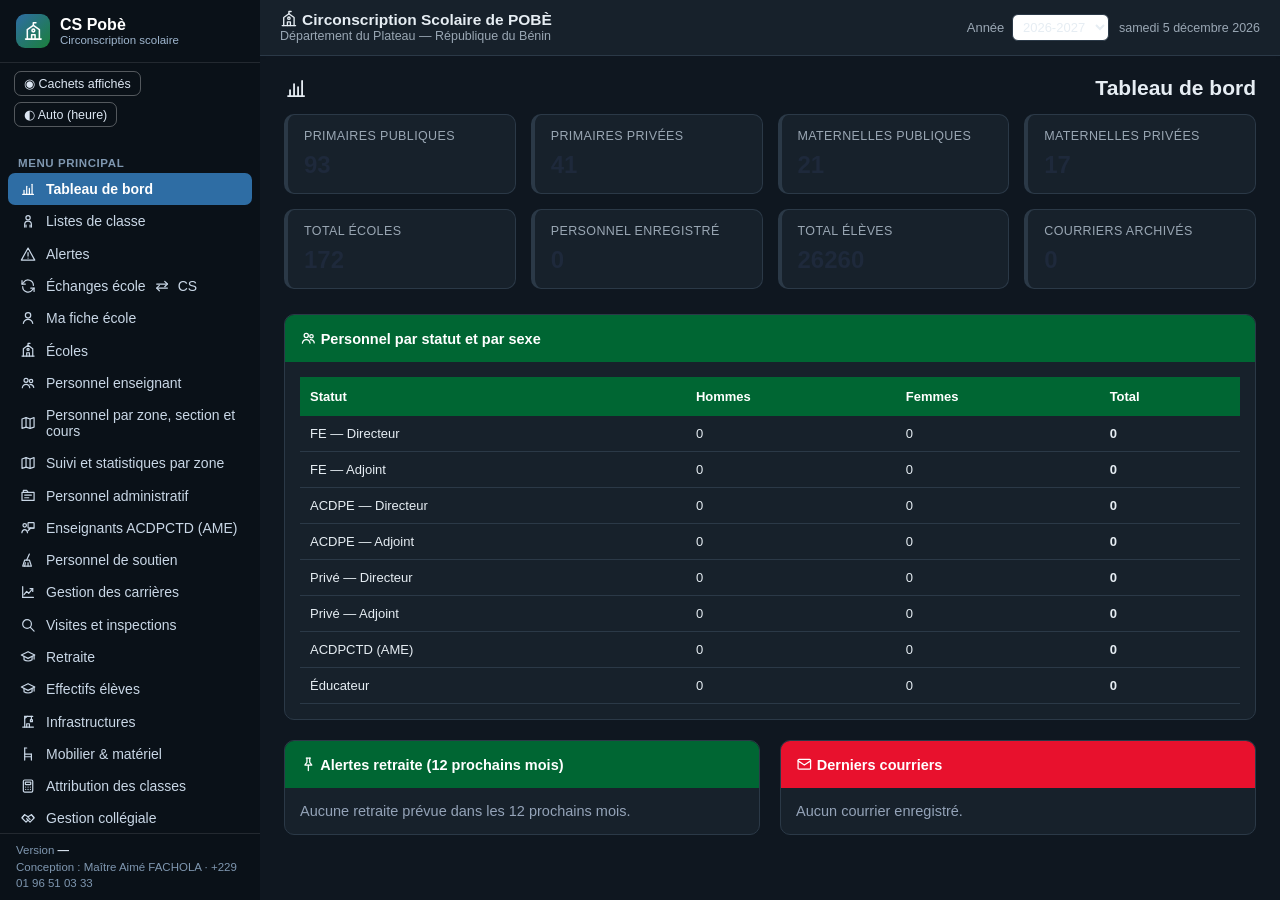
<file: index.html>
<!DOCTYPE html>
<html lang="fr">
<head>
<meta charset="UTF-8">
<script src="js/affichage.js"></script>
<script src="js/icones.js"></script>
<script src="js/doc-export.js"></script>
<meta name="viewport" content="width=device-width, initial-scale=1.0">
<title>CS Pobè — Gestion des Écoles</title>
<link rel="stylesheet" href="css/style.css">
<link rel="manifest" href="manifest.webmanifest">
<meta name="theme-color" content="#006633">
<link rel="apple-touch-icon" href="icons/apple-touch-icon.png">
<link rel="icon" href="icone.svg" type="image/svg+xml">
<meta name="mobile-web-app-capable" content="yes">
<meta name="apple-mobile-web-app-capable" content="yes">
<meta name="apple-mobile-web-app-title" content="CS Pobè">
</head>
<body>

<!-- Bandeau officiel : n'apparaît qu'à l'impression, en tête de chaque document -->
<div id="bandeauImpression"><img alt="Ministère des Enseignements Maternel et Primaire — République du Bénin"></div>

<div id="voile" class="voile" hidden></div>
<div class="container">
    <aside class="sidebar" id="lateral" aria-label="Menu principal">
        <div class="marque"><span class="logo-g" aria-hidden="true"><svg class="ico ico-ecole" data-ico="ecole" viewBox="0 0 24 24" fill="none" stroke="currentColor" stroke-width="1.8" stroke-linecap="round" stroke-linejoin="round" aria-hidden="true" focusable="false"><path d="M3 21h18"/><path d="M5 21V10l7-5 7 5v11"/><path d="M10 21v-5h4v5"/><path d="M12 5V2h3"/><circle cx="12" cy="11" r="1.6"/></svg></span><span><span id="marqueNom">CS Pobè</span><small id="marqueSous">Circonscription scolaire</small></span></div>
        <nav class="menu-defile">
        <h3>Menu principal</h3>
        <div class="menu-item active" data-page="dashboard"><span class="icon"><svg class="ico ico-graphique" data-ico="graphique" viewBox="0 0 24 24" fill="none" stroke="currentColor" stroke-width="1.8" stroke-linecap="round" stroke-linejoin="round" aria-hidden="true" focusable="false"><path d="M4 20h16"/><path d="M6 20v-6"/><path d="M10 20V8"/><path d="M14 20v-9"/><path d="M18 20V5"/></svg></span> Tableau de bord</div>
        <div class="menu-item" data-page="listesClasse"><span class="icon"><svg class="ico ico-eleve" data-ico="eleve" viewBox="0 0 24 24" fill="none" stroke="currentColor" stroke-width="1.8" stroke-linecap="round" stroke-linejoin="round" aria-hidden="true" focusable="false"><circle cx="12" cy="7" r="3.2"/><path d="M7 21v-4c0-2.8 2.2-5 5-5s5 2.2 5 5v4"/><path d="M9 21v-3"/><path d="M15 21v-3"/></svg></span> Listes de classe</div>
        <div class="menu-item" data-page="alertes"><span class="icon"><svg class="ico ico-alerte" data-ico="alerte" viewBox="0 0 24 24" fill="none" stroke="currentColor" stroke-width="1.8" stroke-linecap="round" stroke-linejoin="round" aria-hidden="true" focusable="false"><path d="M12 3l10 18H2z"/><path d="M12 10v5"/><path d="M12 18h.01"/></svg></span> Alertes</div>
        <div class="menu-item" data-page="echanges"><span class="icon"><svg class="ico ico-actualiser" data-ico="actualiser" viewBox="0 0 24 24" fill="none" stroke="currentColor" stroke-width="1.8" stroke-linecap="round" stroke-linejoin="round" aria-hidden="true" focusable="false"><path d="M20 11a8 8 0 0 0-14.6-4.5L3 9"/><path d="M3 4v5h5"/><path d="M4 13a8 8 0 0 0 14.6 4.5L21 15"/><path d="M21 20v-5h-5"/></svg></span> Échanges école <svg class="ico ico-echange" data-ico="echange" viewBox="0 0 24 24" fill="none" stroke="currentColor" stroke-width="1.8" stroke-linecap="round" stroke-linejoin="round" aria-hidden="true" focusable="false"><path d="M4 9h16"/><path d="M16 5l4 4-4 4"/><path d="M20 15H4"/><path d="M8 11l-4 4 4 4"/></svg> CS</div>
        <div class="menu-item" data-page="maFiche"><span class="icon"><svg class="ico ico-personne" data-ico="personne" viewBox="0 0 24 24" fill="none" stroke="currentColor" stroke-width="1.8" stroke-linecap="round" stroke-linejoin="round" aria-hidden="true" focusable="false"><circle cx="12" cy="8" r="4"/><path d="M5 20c.8-4 3.7-6 7-6s6.2 2 7 6"/></svg></span> Ma fiche école</div>
        <div class="menu-item" data-page="ecoles"><span class="icon"><svg class="ico ico-ecole" data-ico="ecole" viewBox="0 0 24 24" fill="none" stroke="currentColor" stroke-width="1.8" stroke-linecap="round" stroke-linejoin="round" aria-hidden="true" focusable="false"><path d="M3 21h18"/><path d="M5 21V10l7-5 7 5v11"/><path d="M10 21v-5h4v5"/><path d="M12 5V2h3"/><circle cx="12" cy="11" r="1.6"/></svg></span> Écoles</div>
        <div class="menu-item" data-page="personnel"><span class="icon"><svg class="ico ico-groupe" data-ico="groupe" viewBox="0 0 24 24" fill="none" stroke="currentColor" stroke-width="1.8" stroke-linecap="round" stroke-linejoin="round" aria-hidden="true" focusable="false"><circle cx="9" cy="8" r="3"/><path d="M3.5 19c.6-3.4 3-5 5.5-5s4.9 1.6 5.5 5"/><circle cx="16.5" cy="9" r="2.5"/><path d="M15 14c3 0 5 1.5 5.5 4.5"/></svg></span> Personnel enseignant</div>
        <div class="menu-item" data-page="personnelZones"><span class="icon"><svg class="ico ico-carte" data-ico="carte" viewBox="0 0 24 24" fill="none" stroke="currentColor" stroke-width="1.8" stroke-linecap="round" stroke-linejoin="round" aria-hidden="true" focusable="false"><path d="M3 6l6-2 6 2 6-2v14l-6 2-6-2-6 2z"/><path d="M9 4v14"/><path d="M15 6v14"/></svg></span> Personnel par zone, section et cours</div>
        <div class="menu-item" data-page="suiviZones"><span class="icon"><svg class="ico ico-carte" data-ico="carte" viewBox="0 0 24 24" fill="none" stroke="currentColor" stroke-width="1.8" stroke-linecap="round" stroke-linejoin="round" aria-hidden="true" focusable="false"><path d="M3 6l6-2 6 2 6-2v14l-6 2-6-2-6 2z"/><path d="M9 4v14"/><path d="M15 6v14"/></svg></span> Suivi et statistiques par zone</div>
        <div class="menu-item" data-page="administratif"><span class="icon"><svg class="ico ico-classeur" data-ico="classeur" viewBox="0 0 24 24" fill="none" stroke="currentColor" stroke-width="1.8" stroke-linecap="round" stroke-linejoin="round" aria-hidden="true" focusable="false"><path d="M3 8h18v12H3z"/><path d="M5 8V5h5l2 3"/><path d="M7 12h10"/><path d="M7 16h6"/></svg></span> Personnel administratif</div>
        <div class="menu-item" data-page="educateur"><span class="icon"><svg class="ico ico-enseignant" data-ico="enseignant" viewBox="0 0 24 24" fill="none" stroke="currentColor" stroke-width="1.8" stroke-linecap="round" stroke-linejoin="round" aria-hidden="true" focusable="false"><circle cx="7" cy="8" r="2.6"/><path d="M2.8 19c.4-3 2.2-4.6 4.2-4.6S10.8 16 11.2 19"/><rect x="12" y="4" width="9" height="8" rx="0.8"/><path d="M12 16l4-4"/><path d="M14 12h7"/></svg></span> Enseignants ACDPCTD (AME)</div>
        <div class="menu-item" data-page="soutien"><span class="icon"><svg class="ico ico-balai" data-ico="balai" viewBox="0 0 24 24" fill="none" stroke="currentColor" stroke-width="1.8" stroke-linecap="round" stroke-linejoin="round" aria-hidden="true" focusable="false"><path d="M14 3l-4 9"/><path d="M7 12h7l3 9H4z"/><path d="M8 16l-1 5"/><path d="M12 16v5"/></svg></span> Personnel de soutien</div>
        <div class="menu-item" data-page="carriere"><span class="icon"><svg class="ico ico-courbe" data-ico="courbe" viewBox="0 0 24 24" fill="none" stroke="currentColor" stroke-width="1.8" stroke-linecap="round" stroke-linejoin="round" aria-hidden="true" focusable="false"><path d="M4 20h16"/><path d="M4 4v16"/><path d="M6 16l4-5 3 3 6-7"/><path d="M15 7h4v4"/></svg></span> Gestion des carrières</div>
        <div class="menu-item" data-page="visites"><span class="icon"><svg class="ico ico-rechercher" data-ico="rechercher" viewBox="0 0 24 24" fill="none" stroke="currentColor" stroke-width="1.8" stroke-linecap="round" stroke-linejoin="round" aria-hidden="true" focusable="false"><circle cx="10.5" cy="10.5" r="6.5"/><path d="M15.5 15.5L21 21"/></svg></span> Visites et inspections</div>
        <div class="menu-item" data-page="retraite"><span class="icon"><svg class="ico ico-diplome" data-ico="diplome" viewBox="0 0 24 24" fill="none" stroke="currentColor" stroke-width="1.8" stroke-linecap="round" stroke-linejoin="round" aria-hidden="true" focusable="false"><path d="M2 9l10-5 10 5-10 5z"/><path d="M6 11v5c3 2.5 9 2.5 12 0v-5"/><path d="M21 9v6"/></svg></span> Retraite</div>
        <div class="menu-item" data-page="effectifs"><span class="icon"><svg class="ico ico-diplome" data-ico="diplome" viewBox="0 0 24 24" fill="none" stroke="currentColor" stroke-width="1.8" stroke-linecap="round" stroke-linejoin="round" aria-hidden="true" focusable="false"><path d="M2 9l10-5 10 5-10 5z"/><path d="M6 11v5c3 2.5 9 2.5 12 0v-5"/><path d="M21 9v6"/></svg></span> Effectifs élèves</div>
        <div class="menu-item" data-page="infrastructures"><span class="icon"><svg class="ico ico-chantier" data-ico="chantier" viewBox="0 0 24 24" fill="none" stroke="currentColor" stroke-width="1.8" stroke-linecap="round" stroke-linejoin="round" aria-hidden="true" focusable="false"><path d="M4 21h16"/><path d="M7 21V5"/><path d="M7 5h12"/><path d="M7 8l4-3"/><path d="M17 5v5"/><rect x="15.5" y="10" width="3" height="3" rx="0.5"/><path d="M10 21v-5h4v5"/></svg></span> Infrastructures</div>
        <div class="menu-item" data-page="mobilier"><span class="icon"><svg class="ico ico-chaise" data-ico="chaise" viewBox="0 0 24 24" fill="none" stroke="currentColor" stroke-width="1.8" stroke-linecap="round" stroke-linejoin="round" aria-hidden="true" focusable="false"><path d="M7 3v9h10"/><path d="M7 12v9"/><path d="M17 12v9"/><path d="M7 16h10"/><path d="M7 3h3"/></svg></span> Mobilier &amp; matériel</div>
        <div class="menu-item" data-page="classes"><span class="icon"><svg class="ico ico-calcul" data-ico="calcul" viewBox="0 0 24 24" fill="none" stroke="currentColor" stroke-width="1.8" stroke-linecap="round" stroke-linejoin="round" aria-hidden="true" focusable="false"><rect x="5" y="3" width="14" height="18" rx="2"/><rect x="8" y="6" width="8" height="4" rx="0.5"/><path d="M8.5 13.5h.01"/><path d="M12 13.5h.01"/><path d="M15.5 13.5h.01"/><path d="M8.5 17h.01"/><path d="M12 17h.01"/><path d="M15.5 17h.01"/></svg></span> Attribution des classes</div>
        <div class="menu-item" data-page="collegiale"><span class="icon"><svg class="ico ico-accord" data-ico="accord" viewBox="0 0 24 24" fill="none" stroke="currentColor" stroke-width="1.8" stroke-linecap="round" stroke-linejoin="round" aria-hidden="true" focusable="false"><path d="M3 11l4-4 5 3 5-3 4 4"/><path d="M7 7l-4 5 6 6 2-2"/><path d="M17 7l4 5-6 6-3-3"/><path d="M10 13l2 2"/><path d="M12 11l3 3"/></svg></span> Gestion collégiale</div>
        <div class="menu-item" data-page="uascep"><span class="icon"><svg class="ico ico-insigne" data-ico="insigne" viewBox="0 0 24 24" fill="none" stroke="currentColor" stroke-width="1.8" stroke-linecap="round" stroke-linejoin="round" aria-hidden="true" focusable="false"><circle cx="12" cy="9" r="6"/><circle cx="12" cy="9" r="2.5"/><path d="M8.5 14L7 22l5-2.5 5 2.5-1.5-8"/></svg></span> Bureaux UASCEP</div>
        <div class="menu-item" data-page="repertoires"><span class="icon"><svg class="ico ico-livre" data-ico="livre" viewBox="0 0 24 24" fill="none" stroke="currentColor" stroke-width="1.8" stroke-linecap="round" stroke-linejoin="round" aria-hidden="true" focusable="false"><path d="M4 5h5a3 3 0 0 1 3 3v12a2 2 0 0 0-2-2H4z"/><path d="M20 5h-5a3 3 0 0 0-3 3v12a2 2 0 0 1 2-2h6z"/></svg></span> Répertoires et contacts</div>
        <h3>Vie scolaire, sport et pilotage</h3>
        <div class="menu-item" data-page="pvsSport"><span class="icon"><svg class="ico ico-medaille" data-ico="medaille" viewBox="0 0 24 24" fill="none" stroke="currentColor" stroke-width="1.8" stroke-linecap="round" stroke-linejoin="round" aria-hidden="true" focusable="false"><path d="M8 3l4 7 4-7"/><path d="M6 3h4"/><path d="M14 3h4"/><circle cx="12" cy="15" r="5"/><path d="M12 12.5l.8 1.6 1.7.2-1.2 1.2.3 1.7-1.6-.8-1.6.8.3-1.7-1.2-1.2 1.7-.2z"/></svg></span> Sport scolaire</div>
        <div class="menu-item" data-page="pvsPilotage"><span class="icon"><svg class="ico ico-graphique" data-ico="graphique" viewBox="0 0 24 24" fill="none" stroke="currentColor" stroke-width="1.8" stroke-linecap="round" stroke-linejoin="round" aria-hidden="true" focusable="false"><path d="M4 20h16"/><path d="M6 20v-6"/><path d="M10 20V8"/><path d="M14 20v-9"/><path d="M18 20V5"/></svg></span> Tableau de bord du pilotage</div>
        <div class="menu-item" data-page="pvsCommunication"><span class="icon"><svg class="ico ico-annonce" data-ico="annonce" viewBox="0 0 24 24" fill="none" stroke="currentColor" stroke-width="1.8" stroke-linecap="round" stroke-linejoin="round" aria-hidden="true" focusable="false"><path d="M3 10v4h3l7 4V6L6 10z"/><path d="M16 9a4 4 0 0 1 0 6"/><path d="M19 6a8 8 0 0 1 0 12"/></svg></span> Communication et alertes</div>
        <div class="menu-item" data-page="pvsSante"><span class="icon"><svg class="ico ico-sante" data-ico="sante" viewBox="0 0 24 24" fill="none" stroke="currentColor" stroke-width="1.8" stroke-linecap="round" stroke-linejoin="round" aria-hidden="true" focusable="false"><rect x="3" y="7" width="18" height="13" rx="1.5"/><path d="M9 7V4h6v3"/><path d="M12 10.5v6"/><path d="M9 13.5h6"/></svg></span> Santé, cantine et inclusion</div>
        <div class="menu-item" data-page="pvsInspection"><span class="icon"><svg class="ico ico-inspection" data-ico="inspection" viewBox="0 0 24 24" fill="none" stroke="currentColor" stroke-width="1.8" stroke-linecap="round" stroke-linejoin="round" aria-hidden="true" focusable="false"><rect x="5" y="3" width="12" height="17" rx="1.5"/><path d="M8 8h6"/><path d="M8 11h4"/><circle cx="16" cy="16" r="3"/><path d="M18.2 18.2L21 21"/></svg></span> Inspection et formation</div>
        <div class="menu-item" data-page="pvsPatrimoine"><span class="icon"><svg class="ico ico-patrimoine" data-ico="patrimoine" viewBox="0 0 24 24" fill="none" stroke="currentColor" stroke-width="1.8" stroke-linecap="round" stroke-linejoin="round" aria-hidden="true" focusable="false"><path d="M3 21h18"/><path d="M5 21V9l7-4 7 4v12"/><path d="M9 13h6v8H9z"/><path d="M9 17h6"/></svg></span> Patrimoine et matériel</div>
        <div class="menu-item" data-page="pvsExamens"><span class="icon"><svg class="ico ico-examen" data-ico="examen" viewBox="0 0 24 24" fill="none" stroke="currentColor" stroke-width="1.8" stroke-linecap="round" stroke-linejoin="round" aria-hidden="true" focusable="false"><path d="M6 3h12v18H6z"/><path d="M9 7h6"/><path d="M9 11h6"/><path d="M9 15l1.5 1.5L14 13"/></svg></span> Examens et concours</div>
        <div class="menu-item" data-page="pvsTerritoire"><span class="icon"><svg class="ico ico-carte" data-ico="carte" viewBox="0 0 24 24" fill="none" stroke="currentColor" stroke-width="1.8" stroke-linecap="round" stroke-linejoin="round" aria-hidden="true" focusable="false"><path d="M3 6l6-2 6 2 6-2v14l-6 2-6-2-6 2z"/><path d="M9 4v14"/><path d="M15 6v14"/></svg></span> Territoire et suivi administratif</div>
        <h3>Gestion pédagogique</h3>
        <div class="menu-item" data-page="evaluations"><span class="icon"><svg class="ico ico-fiche" data-ico="fiche" viewBox="0 0 24 24" fill="none" stroke="currentColor" stroke-width="1.8" stroke-linecap="round" stroke-linejoin="round" aria-hidden="true" focusable="false"><path d="M6 3h9l3 3v15H6z"/><path d="M9 9h6"/><path d="M9 13h4"/><path d="M12.5 19l1-3 4-4 2 2-4 4z"/></svg></span> Évaluations</div>
        <div class="menu-item" data-page="pedagogie"><span class="icon"><svg class="ico ico-livres" data-ico="livres" viewBox="0 0 24 24" fill="none" stroke="currentColor" stroke-width="1.8" stroke-linecap="round" stroke-linejoin="round" aria-hidden="true" focusable="false"><rect x="3" y="4" width="4" height="16" rx="0.8"/><rect x="8" y="4" width="4" height="16" rx="0.8"/><path d="M14 6l3.8-1 4 14.6-3.8 1z"/><path d="M3 8h4"/><path d="M8 8h4"/></svg></span> Pédagogie : fiches, résumés, épreuves</div>
        <div class="menu-item" data-page="apprenants"><span class="icon"><svg class="ico ico-eleve" data-ico="eleve" viewBox="0 0 24 24" fill="none" stroke="currentColor" stroke-width="1.8" stroke-linecap="round" stroke-linejoin="round" aria-hidden="true" focusable="false"><circle cx="12" cy="7" r="3.2"/><path d="M7 21v-4c0-2.8 2.2-5 5-5s5 2.2 5 5v4"/><path d="M9 21v-3"/><path d="M15 21v-3"/></svg></span> Listes des apprenants</div>
        <div class="menu-item" data-page="presenceApprenants"><span class="icon"><svg class="ico ico-calendrier" data-ico="calendrier" viewBox="0 0 24 24" fill="none" stroke="currentColor" stroke-width="1.8" stroke-linecap="round" stroke-linejoin="round" aria-hidden="true" focusable="false"><rect x="3" y="5" width="18" height="16" rx="1.5"/><path d="M3 10h18"/><path d="M8 3v4"/><path d="M16 3v4"/><path d="M7 14h2"/><path d="M11 14h2"/><path d="M15 14h2"/><path d="M7 17h2"/><path d="M11 17h2"/></svg></span> Présence des apprenants</div>
        <div class="menu-item" data-page="presencePersonnel"><span class="icon"><svg class="ico ico-horloge" data-ico="horloge" viewBox="0 0 24 24" fill="none" stroke="currentColor" stroke-width="1.8" stroke-linecap="round" stroke-linejoin="round" aria-hidden="true" focusable="false"><circle cx="12" cy="12" r="9"/><path d="M12 7v5l3 2"/></svg></span> Présence du personnel</div>
        <div class="menu-item" data-page="notes"><span class="icon"><svg class="ico ico-bloc-notes" data-ico="bloc-notes" viewBox="0 0 24 24" fill="none" stroke="currentColor" stroke-width="1.8" stroke-linecap="round" stroke-linejoin="round" aria-hidden="true" focusable="false"><rect x="5" y="4" width="14" height="17" rx="1.5"/><path d="M8 2v4"/><path d="M12 2v4"/><path d="M16 2v4"/><path d="M8 11h8"/><path d="M8 15h6"/></svg></span> Notes et bulletins</div>
        <div class="menu-item" data-page="registres"><span class="icon"><svg class="ico ico-presse-papiers" data-ico="presse-papiers" viewBox="0 0 24 24" fill="none" stroke="currentColor" stroke-width="1.8" stroke-linecap="round" stroke-linejoin="round" aria-hidden="true" focusable="false"><rect x="5" y="5" width="14" height="16" rx="1.5"/><path d="M9 3h6v4H9z"/><path d="M8.5 12h7"/><path d="M8.5 16h5"/></svg></span> Registres, affichage, statistiques, synthèse</div>
        <div class="menu-item" data-page="educmaster"><span class="icon"><svg class="ico ico-actualiser" data-ico="actualiser" viewBox="0 0 24 24" fill="none" stroke="currentColor" stroke-width="1.8" stroke-linecap="round" stroke-linejoin="round" aria-hidden="true" focusable="false"><path d="M20 11a8 8 0 0 0-14.6-4.5L3 9"/><path d="M3 4v5h5"/><path d="M4 13a8 8 0 0 0 14.6 4.5L21 15"/><path d="M21 20v-5h-5"/></svg></span> EducMaster : élèves et notes</div>
        <div class="menu-item" data-page="cep"><span class="icon"><svg class="ico ico-presse-papiers" data-ico="presse-papiers" viewBox="0 0 24 24" fill="none" stroke="currentColor" stroke-width="1.8" stroke-linecap="round" stroke-linejoin="round" aria-hidden="true" focusable="false"><rect x="5" y="5" width="14" height="16" rx="1.5"/><path d="M9 3h6v4H9z"/><path d="M8.5 12h7"/><path d="M8.5 16h5"/></svg></span> Inscription CEP</div>
        <div class="menu-item" data-page="cm2"><span class="icon"><svg class="ico ico-cible" data-ico="cible" viewBox="0 0 24 24" fill="none" stroke="currentColor" stroke-width="1.8" stroke-linecap="round" stroke-linejoin="round" aria-hidden="true" focusable="false"><circle cx="12" cy="12" r="9"/><circle cx="12" cy="12" r="5"/><circle cx="12" cy="12" r="1.2"/></svg></span> Écoles à CM2 et CEP 2027</div>
        <div class="menu-item" data-page="examen"><span class="icon"><svg class="ico ico-stade" data-ico="stade" viewBox="0 0 24 24" fill="none" stroke="currentColor" stroke-width="1.8" stroke-linecap="round" stroke-linejoin="round" aria-hidden="true" focusable="false"><path d="M2 12c0-4 4.5-6 10-6s10 2 10 6-4.5 6-10 6S2 16 2 12z"/><path d="M6 12c0-2 2.6-3 6-3s6 1 6 3-2.6 3-6 3-6-1-6-3z"/><path d="M12 6v3"/><path d="M12 15v3"/></svg></span> Examen blanc</div>
        <div class="menu-item" data-page="cni"><span class="icon"><svg class="ico ico-carte-identite" data-ico="carte-identite" viewBox="0 0 24 24" fill="none" stroke="currentColor" stroke-width="1.8" stroke-linecap="round" stroke-linejoin="round" aria-hidden="true" focusable="false"><rect x="3" y="5" width="18" height="14" rx="1.8"/><circle cx="8.5" cy="11" r="2.2"/><path d="M5.5 16c.6-1.8 5.4-1.8 6 0"/><path d="M14 10h4"/><path d="M14 13h4"/><path d="M14 16h2"/></svg></span> Cartes d'identité</div>
        <h3>Administration</h3>
        <div class="menu-item" data-page="fiches"><span class="icon"><svg class="ico ico-classeur" data-ico="classeur" viewBox="0 0 24 24" fill="none" stroke="currentColor" stroke-width="1.8" stroke-linecap="round" stroke-linejoin="round" aria-hidden="true" focusable="false"><path d="M3 8h18v12H3z"/><path d="M5 8V5h5l2 3"/><path d="M7 12h10"/><path d="M7 16h6"/></svg></span> Fiches officielles</div>
        <div class="menu-item" data-page="certificats"><span class="icon"><svg class="ico ico-attestation" data-ico="attestation" viewBox="0 0 24 24" fill="none" stroke="currentColor" stroke-width="1.8" stroke-linecap="round" stroke-linejoin="round" aria-hidden="true" focusable="false"><path d="M6 4h11a2 2 0 0 1 2 2v12"/><path d="M6 4a2 2 0 0 0-2 2v1h3"/><path d="M7 6v12a2 2 0 0 1-2 2h11a2 2 0 0 0 2-2"/><path d="M10 9h6"/><path d="M10 12h6"/><path d="M10 15h3"/></svg></span> Certificats</div>
        <div class="menu-item" data-page="rapports"><span class="icon"><svg class="ico ico-document" data-ico="document" viewBox="0 0 24 24" fill="none" stroke="currentColor" stroke-width="1.8" stroke-linecap="round" stroke-linejoin="round" aria-hidden="true" focusable="false"><path d="M6 3h8l4 4v14H6z"/><path d="M14 3v4h4"/><path d="M9 12h6"/><path d="M9 16h6"/></svg></span> Rapports de rentrée</div>
        <div class="menu-item" data-page="bilans"><span class="icon"><svg class="ico ico-graphique" data-ico="graphique" viewBox="0 0 24 24" fill="none" stroke="currentColor" stroke-width="1.8" stroke-linecap="round" stroke-linejoin="round" aria-hidden="true" focusable="false"><path d="M4 20h16"/><path d="M6 20v-6"/><path d="M10 20V8"/><path d="M14 20v-9"/><path d="M18 20V5"/></svg></span> Bilans trimestriels / annuel</div>
        <div class="menu-item" data-page="docsref"><span class="icon"><svg class="ico ico-livres" data-ico="livres" viewBox="0 0 24 24" fill="none" stroke="currentColor" stroke-width="1.8" stroke-linecap="round" stroke-linejoin="round" aria-hidden="true" focusable="false"><rect x="3" y="4" width="4" height="16" rx="0.8"/><rect x="8" y="4" width="4" height="16" rx="0.8"/><path d="M14 6l3.8-1 4 14.6-3.8 1z"/><path d="M3 8h4"/><path d="M8 8h4"/></svg></span> Documents officiels</div>
        <div class="menu-item" data-page="espaces"><span class="icon"><svg class="ico ico-batiment" data-ico="batiment" viewBox="0 0 24 24" fill="none" stroke="currentColor" stroke-width="1.8" stroke-linecap="round" stroke-linejoin="round" aria-hidden="true" focusable="false"><rect x="5" y="3" width="14" height="18" rx="1"/><path d="M9 7h2"/><path d="M13 7h2"/><path d="M9 11h2"/><path d="M13 11h2"/><path d="M9 15h2"/><path d="M13 15h2"/><path d="M11 21v-3h2v3"/></svg></span> Espaces des divisions</div>
        <div class="menu-item" data-page="synoptique"><span class="icon"><svg class="ico ico-classeur" data-ico="classeur" viewBox="0 0 24 24" fill="none" stroke="currentColor" stroke-width="1.8" stroke-linecap="round" stroke-linejoin="round" aria-hidden="true" focusable="false"><path d="M3 8h18v12H3z"/><path d="M5 8V5h5l2 3"/><path d="M7 12h10"/><path d="M7 16h6"/></svg></span> Tableau synoptique</div>
        <div class="menu-item" data-page="whatsapp"><span class="icon"><svg class="ico ico-message" data-ico="message" viewBox="0 0 24 24" fill="none" stroke="currentColor" stroke-width="1.8" stroke-linecap="round" stroke-linejoin="round" aria-hidden="true" focusable="false"><path d="M4 5h16v11H9l-5 4z"/><path d="M8 9h8"/><path d="M8 12h5"/></svg></span> Groupe WhatsApp des directeurs</div>
        <div class="menu-item" data-page="effectifsZone"><span class="icon"><svg class="ico ico-courbe" data-ico="courbe" viewBox="0 0 24 24" fill="none" stroke="currentColor" stroke-width="1.8" stroke-linecap="round" stroke-linejoin="round" aria-hidden="true" focusable="false"><path d="M4 20h16"/><path d="M4 4v16"/><path d="M6 16l4-5 3 3 6-7"/><path d="M15 7h4v4"/></svg></span> Effectifs par âge, zone et CS</div>
        <div class="menu-item" data-page="cepZone"><span class="icon"><svg class="ico ico-diplome" data-ico="diplome" viewBox="0 0 24 24" fill="none" stroke="currentColor" stroke-width="1.8" stroke-linecap="round" stroke-linejoin="round" aria-hidden="true" focusable="false"><path d="M2 9l10-5 10 5-10 5z"/><path d="M6 11v5c3 2.5 9 2.5 12 0v-5"/><path d="M21 9v6"/></svg></span> Candidats au CEP par sexe</div>
        <div class="menu-item" data-page="ecolesZone"><span class="icon"><svg class="ico ico-ecole" data-ico="ecole" viewBox="0 0 24 24" fill="none" stroke="currentColor" stroke-width="1.8" stroke-linecap="round" stroke-linejoin="round" aria-hidden="true" focusable="false"><path d="M3 21h18"/><path d="M5 21V10l7-5 7 5v11"/><path d="M10 21v-5h4v5"/><path d="M12 5V2h3"/><circle cx="12" cy="11" r="1.6"/></svg></span> Écoles : structure et équipements</div>
        <div class="menu-item" data-page="infraZone"><span class="icon"><svg class="ico ico-chantier" data-ico="chantier" viewBox="0 0 24 24" fill="none" stroke="currentColor" stroke-width="1.8" stroke-linecap="round" stroke-linejoin="round" aria-hidden="true" focusable="false"><path d="M4 21h16"/><path d="M7 21V5"/><path d="M7 5h12"/><path d="M7 8l4-3"/><path d="M17 5v5"/><rect x="15.5" y="10" width="3" height="3" rx="0.5"/><path d="M10 21v-5h4v5"/></svg></span> Infrastructures et mobilier (consolidé)</div>
        <div class="menu-item" data-page="courriers"><span class="icon"><svg class="ico ico-courrier" data-ico="courrier" viewBox="0 0 24 24" fill="none" stroke="currentColor" stroke-width="1.8" stroke-linecap="round" stroke-linejoin="round" aria-hidden="true" focusable="false"><rect x="3" y="5" width="18" height="14" rx="1.5"/><path d="M3 7l9 6 9-6"/></svg></span> Archive courriers</div>
        <div class="menu-item" data-page="analyses"><span class="icon"><svg class="ico ico-courbe" data-ico="courbe" viewBox="0 0 24 24" fill="none" stroke="currentColor" stroke-width="1.8" stroke-linecap="round" stroke-linejoin="round" aria-hidden="true" focusable="false"><path d="M4 20h16"/><path d="M4 4v16"/><path d="M6 16l4-5 3 3 6-7"/><path d="M15 7h4v4"/></svg></span> Analyses et écarts</div>
        <div class="menu-item" data-page="identite"><span class="icon"><svg class="ico ico-cadenas" data-ico="cadenas" viewBox="0 0 24 24" fill="none" stroke="currentColor" stroke-width="1.8" stroke-linecap="round" stroke-linejoin="round" aria-hidden="true" focusable="false"><rect x="5" y="10" width="14" height="11" rx="1.8"/><path d="M8 10V7a4 4 0 0 1 8 0v3"/><path d="M12 14v3"/></svg></span> Cachets et signatures</div>
        <div class="menu-item" data-page="annees"><span class="icon"><svg class="ico ico-calendrier" data-ico="calendrier" viewBox="0 0 24 24" fill="none" stroke="currentColor" stroke-width="1.8" stroke-linecap="round" stroke-linejoin="round" aria-hidden="true" focusable="false"><rect x="3" y="5" width="18" height="16" rx="1.5"/><path d="M3 10h18"/><path d="M8 3v4"/><path d="M16 3v4"/><path d="M7 14h2"/><path d="M11 14h2"/><path d="M15 14h2"/><path d="M7 17h2"/><path d="M11 17h2"/></svg></span> Années scolaires</div>
        <div class="menu-item" data-page="joursFeries"><span class="icon"><svg class="ico ico-calendrier" data-ico="calendrier" viewBox="0 0 24 24" fill="none" stroke="currentColor" stroke-width="1.8" stroke-linecap="round" stroke-linejoin="round" aria-hidden="true" focusable="false"><rect x="3" y="5" width="18" height="16" rx="1.5"/><path d="M3 10h18"/><path d="M8 3v4"/><path d="M16 3v4"/><path d="M7 14h2"/><path d="M11 14h2"/><path d="M15 14h2"/><path d="M7 17h2"/><path d="M11 17h2"/></svg></span> Jours fériés</div>
        <div class="menu-item" data-page="importation"><span class="icon"><svg class="ico ico-importer" data-ico="importer" viewBox="0 0 24 24" fill="none" stroke="currentColor" stroke-width="1.8" stroke-linecap="round" stroke-linejoin="round" aria-hidden="true" focusable="false"><path d="M4 14v5h16v-5"/><path d="M12 4v10"/><path d="M8 10l4 4 4-4"/></svg></span> Import Excel</div>
        <div class="menu-item" data-page="backup"><span class="icon"><svg class="ico ico-enregistrer" data-ico="enregistrer" viewBox="0 0 24 24" fill="none" stroke="currentColor" stroke-width="1.8" stroke-linecap="round" stroke-linejoin="round" aria-hidden="true" focusable="false"><path d="M5 4h11l3 3v13H5z"/><path d="M8 4v5h7V4"/><rect x="8" y="13" width="8" height="7" rx="0.5"/></svg></span> Sauvegarde</div>
        <div class="menu-item" id="menuGuide" data-guide="menu" role="button" tabindex="0" onclick="window.Guide && window.Guide.ouvrir()" onkeydown="if(event.key==='Enter')this.click()"><span class="icon"><svg class="ico ico-info" data-ico="info" viewBox="0 0 24 24" fill="none" stroke="currentColor" stroke-width="1.8" stroke-linecap="round" stroke-linejoin="round" aria-hidden="true" focusable="false"><circle cx="12" cy="12" r="9"/><path d="M12 11v6"/><path d="M12 7.5h.01"/></svg></span> Guide d’utilisation</div>
        </nav>
        <div class="lateral-pied">Version <b class="version-app">—</b><br>Conception : Maître Aimé FACHOLA · +229 01 96 51 03 33</div>
    </aside>

    <div class="zone">
    <header class="header barre-haut">
        <button id="btnMenu" class="btn-menu" type="button" aria-expanded="false" aria-controls="lateral" aria-label="Ouvrir le menu"><svg class="ico ico-menu" data-ico="menu" viewBox="0 0 24 24" fill="none" stroke="currentColor" stroke-width="1.8" stroke-linecap="round" stroke-linejoin="round" aria-hidden="true" focusable="false"><path d="M4 6h16"/><path d="M4 12h16"/><path d="M4 18h16"/></svg></button>
        <div class="bh-titre">
            <strong id="titreApplication"><svg class="ico ico-ecole" data-ico="ecole" viewBox="0 0 24 24" fill="none" stroke="currentColor" stroke-width="1.8" stroke-linecap="round" stroke-linejoin="round" aria-hidden="true" focusable="false"><path d="M3 21h18"/><path d="M5 21V10l7-5 7 5v11"/><path d="M10 21v-5h4v5"/><path d="M12 5V2h3"/><circle cx="12" cy="11" r="1.6"/></svg> Circonscription Scolaire de POBÈ</strong>
            <span class="subtitle" id="sousTitreApplication">Département du Plateau — République du Bénin</span>
        </div>
        <div class="bh-droite">
            <button id="btnEcolePoste" class="btn btn-warning btn-sm hidden" onclick="editerEcoleDuPoste()"><svg class="ico ico-modifier" data-ico="modifier" viewBox="0 0 24 24" fill="none" stroke="currentColor" stroke-width="1.8" stroke-linecap="round" stroke-linejoin="round" aria-hidden="true" focusable="false"><path d="M4 20l1-4L16 5l3 3L8 19z"/><path d="M14 7l3 3"/></svg> Ma fiche école</button>
            <button id="btnChangerEcole" class="btn btn-info btn-sm hidden" onclick="changerNomEcoleDuPoste()"><svg class="ico ico-actualiser" data-ico="actualiser" viewBox="0 0 24 24" fill="none" stroke="currentColor" stroke-width="1.8" stroke-linecap="round" stroke-linejoin="round" aria-hidden="true" focusable="false"><path d="M20 11a8 8 0 0 0-14.6-4.5L3 9"/><path d="M3 4v5h5"/><path d="M4 13a8 8 0 0 0 14.6 4.5L21 15"/><path d="M21 20v-5h-5"/></svg> Ce n'est pas mon école ?</button>
            <label class="bh-annee">Année <select id="anneeActive" aria-label="Année scolaire"></select></label>
            <span id="currentDate" class="bh-date"></span>
        </div>
    </header>
    <div class="main">
        <!-- TABLEAU DE BORD -->
        <div id="dashboard" class="page">
            <div class="page-title"><svg class="ico ico-graphique" data-ico="graphique" viewBox="0 0 24 24" fill="none" stroke="currentColor" stroke-width="1.8" stroke-linecap="round" stroke-linejoin="round" aria-hidden="true" focusable="false"><path d="M4 20h16"/><path d="M6 20v-6"/><path d="M10 20V8"/><path d="M14 20v-9"/><path d="M18 20V5"/></svg> Tableau de bord</div>
            <div class="stats-grid" id="statsGrid"></div>
            <div class="table-container mt-15">
                <div style="padding:15px;background:#006633;color:white;"><b><svg class="ico ico-groupe" data-ico="groupe" viewBox="0 0 24 24" fill="none" stroke="currentColor" stroke-width="1.8" stroke-linecap="round" stroke-linejoin="round" aria-hidden="true" focusable="false"><circle cx="9" cy="8" r="3"/><path d="M3.5 19c.6-3.4 3-5 5.5-5s4.9 1.6 5.5 5"/><circle cx="16.5" cy="9" r="2.5"/><path d="M15 14c3 0 5 1.5 5.5 4.5"/></svg> Personnel par statut et par sexe</b></div>
                <div id="ventilationDashboard" style="padding:15px;overflow-x:auto;"></div>
            </div>
            <div style="display:grid;grid-template-columns:repeat(auto-fit,minmax(320px,1fr));gap:20px;margin-top:20px;">
                <div class="table-container">
                    <div style="padding:15px;background:#006633;color:white;"><b><svg class="ico ico-epingle" data-ico="epingle" viewBox="0 0 24 24" fill="none" stroke="currentColor" stroke-width="1.8" stroke-linecap="round" stroke-linejoin="round" aria-hidden="true" focusable="false"><path d="M9 3h6"/><path d="M10 3v6l-3 4h10l-3-4V3"/><path d="M12 13v8"/></svg> Alertes retraite (12 prochains mois)</b></div>
                    <div id="alerteRetraite" style="padding:15px;max-height:300px;overflow-y:auto;"></div>
                </div>
                <div class="table-container">
                    <div style="padding:15px;background:#E8112D;color:white;"><b><svg class="ico ico-courrier" data-ico="courrier" viewBox="0 0 24 24" fill="none" stroke="currentColor" stroke-width="1.8" stroke-linecap="round" stroke-linejoin="round" aria-hidden="true" focusable="false"><rect x="3" y="5" width="18" height="14" rx="1.5"/><path d="M3 7l9 6 9-6"/></svg> Derniers courriers</b></div>
                    <div id="derniersCourriers" style="padding:15px;max-height:300px;overflow-y:auto;"></div>
                </div>
            </div>
        </div>

        <!-- MA FICHE ÉCOLE -->
        <div id="maFiche" class="page hidden">
            <div class="page-title"><svg class="ico ico-personne" data-ico="personne" viewBox="0 0 24 24" fill="none" stroke="currentColor" stroke-width="1.8" stroke-linecap="round" stroke-linejoin="round" aria-hidden="true" focusable="false"><circle cx="12" cy="8" r="4"/><path d="M5 20c.8-4 3.7-6 7-6s6.2 2 7 6"/></svg> Ma fiche école</div>
            <div class="alert alert-info">
                Chaque directeur retrouve ici sa propre école pour vérifier et compléter les
                renseignements déjà enregistrés (directeur, zone et unité pédagogiques,
                contacts…) : ce sont ces renseignements qui remplissent automatiquement les
                fiches officielles.
            </div>
            <div class="search-bar">
                <select id="maFicheEcole" onchange="renderMaFiche()">
                    <option value="">— Choisir mon école —</option>
                </select>
            </div>
            <div id="maFicheResultat"></div>
        </div>

        <!-- ÉCOLES -->
        <div id="ecoles" class="page hidden">
            <div class="page-title">
                <svg class="ico ico-ecole" data-ico="ecole" viewBox="0 0 24 24" fill="none" stroke="currentColor" stroke-width="1.8" stroke-linecap="round" stroke-linejoin="round" aria-hidden="true" focusable="false"><path d="M3 21h18"/><path d="M5 21V10l7-5 7 5v11"/><path d="M10 21v-5h4v5"/><path d="M12 5V2h3"/><circle cx="12" cy="11" r="1.6"/></svg> Gestion des écoles
                <span>
                    <button class="btn btn-info" data-import="ecoles"><svg class="ico ico-importer" data-ico="importer" viewBox="0 0 24 24" fill="none" stroke="currentColor" stroke-width="1.8" stroke-linecap="round" stroke-linejoin="round" aria-hidden="true" focusable="false"><path d="M4 14v5h16v-5"/><path d="M12 4v10"/><path d="M8 10l4 4 4-4"/></svg> Importer</button>
                    <button class="btn btn-warning" data-export="ecoles"><svg class="ico ico-graphique" data-ico="graphique" viewBox="0 0 24 24" fill="none" stroke="currentColor" stroke-width="1.8" stroke-linecap="round" stroke-linejoin="round" aria-hidden="true" focusable="false"><path d="M4 20h16"/><path d="M6 20v-6"/><path d="M10 20V8"/><path d="M14 20v-9"/><path d="M18 20V5"/></svg> Excel</button>
                    <button class="btn btn-primary" onclick="openEcoleModal()"><svg class="ico ico-ajouter" data-ico="ajouter" viewBox="0 0 24 24" fill="none" stroke="currentColor" stroke-width="1.8" stroke-linecap="round" stroke-linejoin="round" aria-hidden="true" focusable="false"><path d="M12 5v14"/><path d="M5 12h14"/></svg> Ajouter une école</button>
                </span>
            </div>
            <div class="search-bar">
                <input type="text" id="searchEcole" placeholder=" Rechercher...">
                <select id="filterType">
                    <option value="">Tous types</option>
                    <option value="EPP">Primaire publique</option>
                    <option value="EPPRIV">Primaire privée</option>
                    <option value="EM">Maternelle publique</option>
                    <option value="EMPRIV">Maternelle privée</option>
                </select>
                <select id="filterArrond">
                    <option value="">Tous arrondissements</option>
                    <option value="POBE">POBÈ</option>
                    <option value="AHOYEYE">AHOYEYE</option>
                    <option value="IGANNA">IGANNA</option>
                    <option value="ISSABA">ISSABA</option>
                    <option value="TOWE">TOWE</option>
                </select>
                <select id="filterZone"><option value="">Toutes zones pédagogiques</option></select>
                <select id="filterUP"><option value="">Toutes unités pédagogiques</option></select>
            </div>
            <div class="table-container"><div class="table-scroll"><table>
                <thead><tr><th>Code</th><th>Nom</th><th>Type</th><th>Statut</th>
                    <th>Arrondissement</th><th>Zone</th><th>Unité pédagogique</th>
                    <th>Année</th><th>Classes</th><th>Actions</th></tr></thead>
                <tbody id="ecolesTable"></tbody>
            </table></div></div>
        </div>

        <!-- PERSONNEL -->
        <div id="personnel" class="page hidden">
            <div class="page-title">
                <svg class="ico ico-groupe" data-ico="groupe" viewBox="0 0 24 24" fill="none" stroke="currentColor" stroke-width="1.8" stroke-linecap="round" stroke-linejoin="round" aria-hidden="true" focusable="false"><circle cx="9" cy="8" r="3"/><path d="M3.5 19c.6-3.4 3-5 5.5-5s4.9 1.6 5.5 5"/><circle cx="16.5" cy="9" r="2.5"/><path d="M15 14c3 0 5 1.5 5.5 4.5"/></svg> Personnel enseignant et de soutien
                <span>
                    <button class="btn btn-info" data-import="personnel"><svg class="ico ico-importer" data-ico="importer" viewBox="0 0 24 24" fill="none" stroke="currentColor" stroke-width="1.8" stroke-linecap="round" stroke-linejoin="round" aria-hidden="true" focusable="false"><path d="M4 14v5h16v-5"/><path d="M12 4v10"/><path d="M8 10l4 4 4-4"/></svg> Importer</button>
                    <button class="btn btn-warning" data-export="personnel"><svg class="ico ico-graphique" data-ico="graphique" viewBox="0 0 24 24" fill="none" stroke="currentColor" stroke-width="1.8" stroke-linecap="round" stroke-linejoin="round" aria-hidden="true" focusable="false"><path d="M4 20h16"/><path d="M6 20v-6"/><path d="M10 20V8"/><path d="M14 20v-9"/><path d="M18 20V5"/></svg> Excel</button>
                    <button class="btn btn-warning" type="button" data-educmaster="agents" onclick="exporterAgentsEducmaster()" title="Personnel en activité de l’école choisie, modèle officiel « Mes agents »">Excel EducMaster (agents)</button>
                    <button class="btn btn-primary" onclick="openPersonnelModal()"><svg class="ico ico-ajouter" data-ico="ajouter" viewBox="0 0 24 24" fill="none" stroke="currentColor" stroke-width="1.8" stroke-linecap="round" stroke-linejoin="round" aria-hidden="true" focusable="false"><path d="M12 5v14"/><path d="M5 12h14"/></svg> Ajouter</button>
                </span>
            </div>
            <div class="search-bar">
                <input type="text" id="searchPersonnel" placeholder=" Nom ou matricule...">
                <select id="filterEcolePers"><option value="">Toutes écoles</option></select>
                <select id="filterSituation">
                    <option value="ACTIFS">En poste et affectés</option>
                    <option value="">Toutes situations</option>
                    <option value="EN_POSTE">En poste</option>
                    <option value="AFFECTE">Affectés</option>
                    <option value="MUTE">Mutés hors circonscription</option>
                    <option value="DETACHE">Détachés</option>
                    <option value="RETRAITE">Retraités</option>
                    <option value="DECEDE">Décédés</option>
                </select>
                <select id="filterGrade">
                    <option value="">Tous grades</option>
                    <option value="A">Catégorie A</option>
                    <option value="B">Catégorie B</option>
                    <option value="C">Catégorie C</option>
                    <option value="D">Catégorie D</option>
                    <option value="E">Catégorie E</option>
                </select>
            </div>
            <div class="table-container"><div class="table-scroll"><table>
                <thead><tr><th>Situation</th><th>Matricule</th><th>Nom et prénoms</th><th>Sexe</th>
                    <th>Naissance</th><th>Grade</th><th>Fonction</th><th>École</th>
                    <th>Retraite prévue</th><th>Actions</th></tr></thead>
                <tbody id="personnelTable"></tbody>
            </table></div></div>
        </div>

        <!-- VISITES ET INSPECTIONS -->
        <div id="visites" class="page hidden">
            <div class="page-title">
                <svg class="ico ico-rechercher" data-ico="rechercher" viewBox="0 0 24 24" fill="none" stroke="currentColor" stroke-width="1.8" stroke-linecap="round" stroke-linejoin="round" aria-hidden="true" focusable="false"><circle cx="10.5" cy="10.5" r="6.5"/><path d="M15.5 15.5L21 21"/></svg> Visites de classe et inspections
                <span>
                    <button class="btn btn-warning" data-export="visites"><svg class="ico ico-graphique" data-ico="graphique" viewBox="0 0 24 24" fill="none" stroke="currentColor" stroke-width="1.8" stroke-linecap="round" stroke-linejoin="round" aria-hidden="true" focusable="false"><path d="M4 20h16"/><path d="M6 20v-6"/><path d="M10 20V8"/><path d="M14 20v-9"/><path d="M18 20V5"/></svg> Excel</button>
                    <button class="btn btn-primary" onclick="openVisiteModal()"><svg class="ico ico-ajouter" data-ico="ajouter" viewBox="0 0 24 24" fill="none" stroke="currentColor" stroke-width="1.8" stroke-linecap="round" stroke-linejoin="round" aria-hidden="true" focusable="false"><path d="M12 5v14"/><path d="M5 12h14"/></svg> Enregistrer une visite</button>
                </span>
            </div>
            <div class="search-bar">
                <select id="filterZoneVisite"><option value="">Toutes zones</option></select>
                <select id="filterTypeVisite">
                    <option value="">Tous les types</option>
                    <option value="VISITE_CLASSE">Visite de classe (CP)</option>
                    <option value="INSPECTION_ECOLE">Inspection d'école (CCS)</option>
                </select>
                <input type="text" id="searchVisite" placeholder=" École ou enseignant...">
            </div>
            <div id="resumeVisites" class="stats-grid"></div>
            <div class="table-container mb-15"><div class="table-scroll"><table>
                <thead><tr><th>Date</th><th>Type</th><th>Zone</th><th>École</th>
                    <th>Enseignant</th><th>Cours</th><th>Matière</th><th>Note</th>
                    <th>Actions</th></tr></thead>
                <tbody id="visitesTable"></tbody>
            </table></div></div>
            <h3 style="margin:20px 0 10px;color:#006633;">Couverture par zone pédagogique</h3>
            <div class="table-container"><div class="table-scroll"><table>
                <thead><tr><th>Zone</th><th>Écoles</th><th>Enseignants</th><th>Visites</th>
                    <th>Inspections</th><th>Enseignants visités</th><th>Couverture</th>
                    <th>Note moyenne</th></tr></thead>
                <tbody id="zonesTable"></tbody>
            </table></div></div>
        </div>

        <!-- CARRIÈRES -->
        <div id="carriere" class="page hidden">
            <div class="page-title">
                <svg class="ico ico-courbe" data-ico="courbe" viewBox="0 0 24 24" fill="none" stroke="currentColor" stroke-width="1.8" stroke-linecap="round" stroke-linejoin="round" aria-hidden="true" focusable="false"><path d="M4 20h16"/><path d="M4 4v16"/><path d="M6 16l4-5 3 3 6-7"/><path d="M15 7h4v4"/></svg> Gestion des carrières
                <button class="btn btn-warning" data-export="carriere"><svg class="ico ico-graphique" data-ico="graphique" viewBox="0 0 24 24" fill="none" stroke="currentColor" stroke-width="1.8" stroke-linecap="round" stroke-linejoin="round" aria-hidden="true" focusable="false"><path d="M4 20h16"/><path d="M6 20v-6"/><path d="M10 20V8"/><path d="M14 20v-9"/><path d="M18 20V5"/></svg> Excel</button>
            </div>
            <div class="search-bar">
                <input type="text" id="searchCarriere" placeholder=" Nom ou matricule de l'agent...">
                <select id="filterEcoleCarriere"><option value="">Toutes écoles</option></select>
            </div>
            <div class="grille-carriere" style="display:grid;grid-template-columns:minmax(280px,360px) 1fr;gap:20px;">
                <div class="table-container" style="max-height:70vh;overflow:auto;">
                    <div style="padding:12px;background:#006633;color:white;"><b>Agents</b></div>
                    <table><tbody id="listeCarriere"></tbody></table>
                </div>
                <div id="ficheCarriere"></div>
            </div>
        </div>

        <!-- RETRAITE -->
        <div id="retraite" class="page hidden">
            <div class="page-title"><svg class="ico ico-diplome" data-ico="diplome" viewBox="0 0 24 24" fill="none" stroke="currentColor" stroke-width="1.8" stroke-linecap="round" stroke-linejoin="round" aria-hidden="true" focusable="false"><path d="M2 9l10-5 10 5-10 5z"/><path d="M6 11v5c3 2.5 9 2.5 12 0v-5"/><path d="M21 9v6"/></svg> Module retraite</div>
            <div class="alert alert-info">
                <b>Règles de calcul de l'âge de retraite :</b><br>
                • Catégorie A (A1, A2, A3-1 à 15) : <b>60 ans</b><br>
                • Catégorie B (B1-1 à 15) : <b>58 ans</b><br>
                • Catégories C, D, E : <b>55 ans</b><br>
                • Date effective : <b>1<sup>er</sup> jour du trimestre qui suit l'anniversaire</b> —
                né de janvier à mars : 1<sup>er</sup> avril ; d'avril à juin : 1<sup>er</sup> juillet ;
                de juillet à septembre : 1<sup>er</sup> octobre ; d'octobre à décembre :
                1<sup>er</sup> janvier suivant<br>
                • Un agent <b>sans grade</b> n'a pas encore de date de départ
            </div>
            <div class="tabs">
                <div class="tab active" data-tab="retr-prev">Prévisions</div>
                <div class="tab" data-tab="retr-actu">Année en cours</div>
                <div class="tab" data-tab="retr-partis">Déjà partis</div>
            </div>
            <div id="retr-prev" class="tab-content active">
                <div class="table-container"><div class="table-scroll"><table>
                    <thead><tr><th>Matricule</th><th>Nom</th><th>Naissance</th><th>Grade</th>
                        <th>Âge retraite</th><th>Date effective</th><th>Reste</th><th>Actions</th></tr></thead>
                    <tbody id="retraitePrevTable"></tbody>
                </table></div></div>
            </div>
            <div id="retr-actu" class="tab-content">
                <div class="table-container"><div class="table-scroll"><table>
                    <thead><tr><th>Matricule</th><th>Nom</th><th>Grade</th><th>Date retraite</th>
                        <th>École</th><th>Actions</th></tr></thead>
                    <tbody id="retraiteActuTable"></tbody>
                </table></div></div>
            </div>
            <div id="retr-partis" class="tab-content">
                <div class="table-container"><div class="table-scroll"><table>
                    <thead><tr><th>Matricule</th><th>Nom</th><th>Grade</th><th>Date départ</th><th>Actions</th></tr></thead>
                    <tbody id="retraitePartisTable"></tbody>
                </table></div></div>
            </div>
        </div>

        <!-- EFFECTIFS -->
        <div id="effectifs" class="page hidden">
            <div class="page-title">
                <svg class="ico ico-diplome" data-ico="diplome" viewBox="0 0 24 24" fill="none" stroke="currentColor" stroke-width="1.8" stroke-linecap="round" stroke-linejoin="round" aria-hidden="true" focusable="false"><path d="M2 9l10-5 10 5-10 5z"/><path d="M6 11v5c3 2.5 9 2.5 12 0v-5"/><path d="M21 9v6"/></svg> Effectifs des apprenants
                <span>
                    <button class="btn btn-info" data-import="effectifs"><svg class="ico ico-importer" data-ico="importer" viewBox="0 0 24 24" fill="none" stroke="currentColor" stroke-width="1.8" stroke-linecap="round" stroke-linejoin="round" aria-hidden="true" focusable="false"><path d="M4 14v5h16v-5"/><path d="M12 4v10"/><path d="M8 10l4 4 4-4"/></svg> Importer</button>
                    <button class="btn btn-warning" data-export="effectifs"><svg class="ico ico-graphique" data-ico="graphique" viewBox="0 0 24 24" fill="none" stroke="currentColor" stroke-width="1.8" stroke-linecap="round" stroke-linejoin="round" aria-hidden="true" focusable="false"><path d="M4 20h16"/><path d="M6 20v-6"/><path d="M10 20V8"/><path d="M14 20v-9"/><path d="M18 20V5"/></svg> Excel</button>
                    <button class="btn btn-info" onclick="reinitialiserTousEffectifs()" title="Effectifs du fichier de la CS"><svg class="ico ico-actualiser" data-ico="actualiser" viewBox="0 0 24 24" fill="none" stroke="currentColor" stroke-width="1.8" stroke-linecap="round" stroke-linejoin="round" aria-hidden="true" focusable="false"><path d="M20 11a8 8 0 0 0-14.6-4.5L3 9"/><path d="M3 4v5h5"/><path d="M4 13a8 8 0 0 0 14.6 4.5L21 15"/><path d="M21 20v-5h-5"/></svg> Réinitialiser</button>
                    <button class="btn btn-primary" onclick="openEffectifModal()"><svg class="ico ico-ajouter" data-ico="ajouter" viewBox="0 0 24 24" fill="none" stroke="currentColor" stroke-width="1.8" stroke-linecap="round" stroke-linejoin="round" aria-hidden="true" focusable="false"><path d="M12 5v14"/><path d="M5 12h14"/></svg> Nouveau relevé</button>
                </span>
            </div>
            <div class="search-bar">
                <select id="filterEcoleEff"><option value="">Toutes écoles</option></select>
            </div>
            <div class="table-container"><div class="table-scroll"><table>
                <thead><tr><th>École</th><th>Année</th><th>Total G</th><th>Total F</th>
                    <th>Total</th><th>Handicapés</th><th>Actions</th></tr></thead>
                <tbody id="effectifsTable"></tbody>
            </table></div></div>
        </div>

        <!-- INFRASTRUCTURES -->
        <div id="infrastructures" class="page hidden">
            <div class="page-title">
                <svg class="ico ico-chantier" data-ico="chantier" viewBox="0 0 24 24" fill="none" stroke="currentColor" stroke-width="1.8" stroke-linecap="round" stroke-linejoin="round" aria-hidden="true" focusable="false"><path d="M4 21h16"/><path d="M7 21V5"/><path d="M7 5h12"/><path d="M7 8l4-3"/><path d="M17 5v5"/><rect x="15.5" y="10" width="3" height="3" rx="0.5"/><path d="M10 21v-5h4v5"/></svg> Infrastructures
                <span>
                    <button class="btn btn-info" data-import="infrastructures"><svg class="ico ico-importer" data-ico="importer" viewBox="0 0 24 24" fill="none" stroke="currentColor" stroke-width="1.8" stroke-linecap="round" stroke-linejoin="round" aria-hidden="true" focusable="false"><path d="M4 14v5h16v-5"/><path d="M12 4v10"/><path d="M8 10l4 4 4-4"/></svg> Importer</button>
                    <button class="btn btn-warning" data-export="infrastructures"><svg class="ico ico-graphique" data-ico="graphique" viewBox="0 0 24 24" fill="none" stroke="currentColor" stroke-width="1.8" stroke-linecap="round" stroke-linejoin="round" aria-hidden="true" focusable="false"><path d="M4 20h16"/><path d="M6 20v-6"/><path d="M10 20V8"/><path d="M14 20v-9"/><path d="M18 20V5"/></svg> Excel</button>
                    <button class="btn btn-primary" onclick="openInfraModal()"><svg class="ico ico-ajouter" data-ico="ajouter" viewBox="0 0 24 24" fill="none" stroke="currentColor" stroke-width="1.8" stroke-linecap="round" stroke-linejoin="round" aria-hidden="true" focusable="false"><path d="M12 5v14"/><path d="M5 12h14"/></svg> Ajouter</button>
                </span>
            </div>
            <div class="table-container"><div class="table-scroll"><table>
                <thead><tr><th>École</th><th>Type local</th><th>Nature murs</th><th>État</th>
                    <th>Année</th><th>Actions</th></tr></thead>
                <tbody id="infraTable"></tbody>
            </table></div></div>
        </div>

        <!-- MOBILIER -->
        <div id="mobilier" class="page hidden">
            <div class="page-title">
                <svg class="ico ico-chaise" data-ico="chaise" viewBox="0 0 24 24" fill="none" stroke="currentColor" stroke-width="1.8" stroke-linecap="round" stroke-linejoin="round" aria-hidden="true" focusable="false"><path d="M7 3v9h10"/><path d="M7 12v9"/><path d="M17 12v9"/><path d="M7 16h10"/><path d="M7 3h3"/></svg> Mobilier et matériel didactique
                <span>
                    <button class="btn btn-info" data-import="mobilier"><svg class="ico ico-importer" data-ico="importer" viewBox="0 0 24 24" fill="none" stroke="currentColor" stroke-width="1.8" stroke-linecap="round" stroke-linejoin="round" aria-hidden="true" focusable="false"><path d="M4 14v5h16v-5"/><path d="M12 4v10"/><path d="M8 10l4 4 4-4"/></svg> Importer</button>
                    <button class="btn btn-warning" data-export="mobilier"><svg class="ico ico-graphique" data-ico="graphique" viewBox="0 0 24 24" fill="none" stroke="currentColor" stroke-width="1.8" stroke-linecap="round" stroke-linejoin="round" aria-hidden="true" focusable="false"><path d="M4 20h16"/><path d="M6 20v-6"/><path d="M10 20V8"/><path d="M14 20v-9"/><path d="M18 20V5"/></svg> Excel</button>
                    <button class="btn btn-primary" onclick="openMobilierModal()"><svg class="ico ico-ajouter" data-ico="ajouter" viewBox="0 0 24 24" fill="none" stroke="currentColor" stroke-width="1.8" stroke-linecap="round" stroke-linejoin="round" aria-hidden="true" focusable="false"><path d="M12 5v14"/><path d="M5 12h14"/></svg> Ajouter</button>
                </span>
            </div>
            <div class="table-container"><div class="table-scroll"><table>
                <thead><tr><th>École</th><th>Catégorie</th><th>Désignation</th><th>Quantité</th>
                    <th>État</th><th>Actions</th></tr></thead>
                <tbody id="mobilierTable"></tbody>
            </table></div></div>
        </div>

        <!-- ATTRIBUTION DES CLASSES -->
        <div id="classes" class="page hidden">
            <div class="page-title">
                <svg class="ico ico-calcul" data-ico="calcul" viewBox="0 0 24 24" fill="none" stroke="currentColor" stroke-width="1.8" stroke-linecap="round" stroke-linejoin="round" aria-hidden="true" focusable="false"><rect x="5" y="3" width="14" height="18" rx="2"/><rect x="8" y="6" width="8" height="4" rx="0.5"/><path d="M8.5 13.5h.01"/><path d="M12 13.5h.01"/><path d="M15.5 13.5h.01"/><path d="M8.5 17h.01"/><path d="M12 17h.01"/><path d="M15.5 17h.01"/></svg> Attribution des classes
                <button class="btn btn-info" onclick="reporterAttributionsAnneePrecedente()"><svg class="ico ico-presse-papiers" data-ico="presse-papiers" viewBox="0 0 24 24" fill="none" stroke="currentColor" stroke-width="1.8" stroke-linecap="round" stroke-linejoin="round" aria-hidden="true" focusable="false"><rect x="5" y="5" width="14" height="16" rx="1.5"/><path d="M9 3h6v4H9z"/><path d="M8.5 12h7"/><path d="M8.5 16h5"/></svg> Reporter les titulaires de l'année précédente</button>
                <button class="btn btn-warning" data-export="classes"><svg class="ico ico-graphique" data-ico="graphique" viewBox="0 0 24 24" fill="none" stroke="currentColor" stroke-width="1.8" stroke-linecap="round" stroke-linejoin="round" aria-hidden="true" focusable="false"><path d="M4 20h16"/><path d="M6 20v-6"/><path d="M10 20V8"/><path d="M14 20v-9"/><path d="M18 20V5"/></svg> Excel</button>
            </div>
            <div class="alert alert-info">
                Chaque cours reçoit son titulaire. Un enseignant déjà attribué ailleurs dans
                la même école est signalé : l'application n'empêche pas la double attribution,
                fréquente en classe jumelée, mais elle la rend visible. Le bouton « Reporter les
                titulaires » copie, pour chaque cours qui n'en a pas encore pour l'année active,
                le titulaire et la salle de l'année précédente — un point de départ à corriger
                selon les mouvements de personnel, pas une affectation définitive.
            </div>
            <div class="search-bar">
                <select id="classesEcole"><option value="">— École —</option></select>
            </div>
            <div id="resumeClassesAttrib" class="stats-grid"></div>
            <div class="table-container"><div class="table-scroll"><table>
                <thead><tr><th>Cours</th><th>Titulaire</th><th>Effectif</th>
                    <th>Salle</th><th>Observation</th></tr></thead>
                <tbody id="classesTableAttrib"></tbody>
            </table></div></div>
        </div>

        <!-- GESTION COLLÉGIALE -->
        <div id="collegiale" class="page hidden">
            <div class="page-title">
                <svg class="ico ico-accord" data-ico="accord" viewBox="0 0 24 24" fill="none" stroke="currentColor" stroke-width="1.8" stroke-linecap="round" stroke-linejoin="round" aria-hidden="true" focusable="false"><path d="M3 11l4-4 5 3 5-3 4 4"/><path d="M7 7l-4 5 6 6 2-2"/><path d="M17 7l4 5-6 6-3-3"/><path d="M10 13l2 2"/><path d="M12 11l3 3"/></svg> Gestion collégiale
                <span>
                    <button class="btn btn-warning" data-export="collegiale"><svg class="ico ico-graphique" data-ico="graphique" viewBox="0 0 24 24" fill="none" stroke="currentColor" stroke-width="1.8" stroke-linecap="round" stroke-linejoin="round" aria-hidden="true" focusable="false"><path d="M4 20h16"/><path d="M6 20v-6"/><path d="M10 20V8"/><path d="M14 20v-9"/><path d="M18 20V5"/></svg> Excel</button>
                    <button class="btn btn-primary" onclick="openMembreModal()"><svg class="ico ico-ajouter" data-ico="ajouter" viewBox="0 0 24 24" fill="none" stroke="currentColor" stroke-width="1.8" stroke-linecap="round" stroke-linejoin="round" aria-hidden="true" focusable="false"><path d="M12 5v14"/><path d="M5 12h14"/></svg> Membre</button>
                </span>
            </div>
            <div class="search-bar">
                <select id="collegialeEcole"><option value="">— École —</option></select>
                <select id="collegialeInstance"><option value="">Toutes les instances</option></select>
            </div>
            <div id="resumeCollegiale" class="stats-grid"></div>
            <div class="table-container"><div class="table-scroll"><table>
                <thead><tr><th>Instance</th><th>Fonction</th><th>Nom et prénoms</th>
                    <th>Sexe</th><th>Contact</th><th>Depuis</th><th>Actions</th></tr></thead>
                <tbody id="collegialeTable"></tbody>
            </table></div></div>

            <div class="table-container mt-15" style="padding:14px 15px;display:flex;justify-content:space-between;align-items:center;flex-wrap:wrap;gap:10px;">
                <span><b><svg class="ico ico-insigne" data-ico="insigne" viewBox="0 0 24 24" fill="none" stroke="currentColor" stroke-width="1.8" stroke-linecap="round" stroke-linejoin="round" aria-hidden="true" focusable="false"><circle cx="12" cy="9" r="6"/><circle cx="12" cy="9" r="2.5"/><path d="M8.5 14L7 22l5-2.5 5 2.5-1.5-8"/></svg> Bureaux UASCEP</b> — école, unité pédagogique, zone pédagogique, circonscription et DDEMP : membres, mandats, renouvellement, impression et Excel.</span>
                <button class="btn btn-primary btn-sm" onclick="showPage('uascep')">Ouvrir le module « Bureaux UASCEP »</button>
            </div>
        </div>

        <!-- RÉPERTOIRES -->
        <div id="repertoires" class="page hidden">
            <div class="page-title">
                <svg class="ico ico-livre" data-ico="livre" viewBox="0 0 24 24" fill="none" stroke="currentColor" stroke-width="1.8" stroke-linecap="round" stroke-linejoin="round" aria-hidden="true" focusable="false"><path d="M4 5h5a3 3 0 0 1 3 3v12a2 2 0 0 0-2-2H4z"/><path d="M20 5h-5a3 3 0 0 0-3 3v12a2 2 0 0 1 2-2h6z"/></svg> Répertoires et contacts
                <span>
                    <button class="btn btn-warning" data-export="repertoires"><svg class="ico ico-graphique" data-ico="graphique" viewBox="0 0 24 24" fill="none" stroke="currentColor" stroke-width="1.8" stroke-linecap="round" stroke-linejoin="round" aria-hidden="true" focusable="false"><path d="M4 20h16"/><path d="M6 20v-6"/><path d="M10 20V8"/><path d="M14 20v-9"/><path d="M18 20V5"/></svg> Excel</button>
                    <button class="btn btn-primary" onclick="ajouterAuRepertoire()"><svg class="ico ico-ajouter" data-ico="ajouter" viewBox="0 0 24 24" fill="none" stroke="currentColor" stroke-width="1.8" stroke-linecap="round" stroke-linejoin="round" aria-hidden="true" focusable="false"><path d="M12 5v14"/><path d="M5 12h14"/></svg> Ajouter</button>
                </span>
            </div>
            <div class="tabs">
                <div class="tab active" data-tab="rep-directeurs">Directeurs par secteur</div>
                <div class="tab" data-tab="rep-cp">Conseillers pédagogiques</div>
                <div class="tab" data-tab="rep-up">Unités pédagogiques</div>
                <div class="tab" data-tab="rep-attente">Écoles en attente d’UP</div>
                <div class="tab" data-tab="rep-inactives">Écoles ne fonctionnant plus</div>
                <div class="tab" data-tab="rep-comite">Comité d'évaluation</div>
            </div>

            <div id="rep-directeurs" class="tab-content active">
                <div class="search-bar">
                    <select id="filterSecteurRep">
                        <option value="">Tous les secteurs</option>
                        <option value="EPP">EP publiques</option>
                        <option value="EPPRIV">EP privées</option>
                        <option value="EM">EM publiques</option>
                        <option value="EMPRIV">EM privées</option>
                    </select>
                    <input type="text" id="searchDirecteur" placeholder=" École ou directeur...">
                </div>
                <div id="resumeDirecteurs" class="stats-grid"></div>
                <div class="table-container"><div class="table-scroll"><table>
                    <thead><tr><th>Secteur</th><th>École</th><th>Arrondissement</th>
                        <th>Zone</th><th>Unité pédagogique</th><th>Directeur</th>
                        <th>Contact</th><th>Actions</th></tr></thead>
                    <tbody id="directeursTable"></tbody>
                </table></div></div>
            </div>

            <div id="rep-cp" class="tab-content">
                <div class="alert alert-info">
                    Un conseiller pédagogique par zone. Son nom et son contact figurent sur
                    les rapports de visite qu'il signe.
                </div>
                <div class="table-container"><div class="table-scroll"><table>
                    <thead><tr><th>Zone</th><th>Conseiller pédagogique</th><th>Contact</th>
                        <th>Écoles</th><th>Actions</th></tr></thead>
                    <tbody id="cpTable"></tbody>
                </table></div></div>
            </div>

            <div id="rep-up" class="tab-content">
                <div class="alert alert-info">
                    Unités pédagogiques de la circonscription par zone (document de la CS du 1er décembre 2023) : chaque unité a
                    son responsable (RUP) et son co-responsable (co-RUP). Une école d’une autre zone qui suit les activités d’une UP porte
                    la marque de sa zone d’appartenance. <svg class="ico ico-modifier" data-ico="modifier" viewBox="0 0 24 24" fill="none" stroke="currentColor" stroke-width="1.8" stroke-linecap="round" stroke-linejoin="round" aria-hidden="true" focusable="false"><path d="M4 20l1-4L16 5l3 3L8 19z"/><path d="M14 7l3 3"/></svg> modifier, <svg class="ico ico-actualiser" data-ico="actualiser" viewBox="0 0 24 24" fill="none" stroke="currentColor" stroke-width="1.8" stroke-linecap="round" stroke-linejoin="round" aria-hidden="true" focusable="false"><path d="M20 11a8 8 0 0 0-14.6-4.5L3 9"/><path d="M3 4v5h5"/><path d="M4 13a8 8 0 0 0 14.6 4.5L21 15"/><path d="M21 20v-5h-5"/></svg> revenir aux valeurs du document, <svg class="ico ico-supprimer" data-ico="supprimer" viewBox="0 0 24 24" fill="none" stroke="currentColor" stroke-width="1.8" stroke-linecap="round" stroke-linejoin="round" aria-hidden="true" focusable="false"><path d="M4 7h16"/><path d="M9 7V4h6v3"/><path d="M6 7l1 13h10l1-13"/><path d="M10 11v6"/><path d="M14 11v6"/></svg> supprimer (ses écoles passent
                    « en attente d’UP »), <svg class="ico ico-ajouter" data-ico="ajouter" viewBox="0 0 24 24" fill="none" stroke="currentColor" stroke-width="1.8" stroke-linecap="round" stroke-linejoin="round" aria-hidden="true" focusable="false"><path d="M12 5v14"/><path d="M5 12h14"/></svg> Ajouter en haut de la page.
                </div>
                <div class="toolbar" style="display:flex;gap:8px;flex-wrap:wrap;align-items:center;margin-bottom:10px">
                    <select id="filterZoneUP" onchange="renderUP()" aria-label="Zone pédagogique"><option value="">Toutes les zones</option><option>Zone 1</option><option>Zone 2</option><option>Zone 3</option></select>
                    <select id="filterCycleUP" onchange="renderUP()" aria-label="Cycle"><option value="">Maternelle et primaire</option><option>Maternelle</option><option>Primaire</option></select>
                    <button class="btn btn-success" onclick="responsablesUP()">RUP / co-RUP</button> <button class="btn btn-info" onclick="reinitialiserToutesUP()"><svg class="ico ico-actualiser" data-ico="actualiser" viewBox="0 0 24 24" fill="none" stroke="currentColor" stroke-width="1.8" stroke-linecap="round" stroke-linejoin="round" aria-hidden="true" focusable="false"><path d="M20 11a8 8 0 0 0-14.6-4.5L3 9"/><path d="M3 4v5h5"/><path d="M4 13a8 8 0 0 0 14.6 4.5L21 15"/><path d="M21 20v-5h-5"/></svg> Réinitialiser toutes les UP</button>
                    <button class="btn btn-secondary" onclick="window.print()"><svg class="ico ico-imprimer" data-ico="imprimer" viewBox="0 0 24 24" fill="none" stroke="currentColor" stroke-width="1.8" stroke-linecap="round" stroke-linejoin="round" aria-hidden="true" focusable="false"><path d="M7 9V4h10v5"/><rect x="4" y="9" width="16" height="7" rx="1.5"/><path d="M7 14h10v6H7z"/><path d="M17 12h.01"/></svg> Imprimer</button>
                </div>
                <div class="table-container"><div class="table-scroll"><table>
                    <thead><tr><th>Zones des écoles</th><th>Cycle</th><th>Unité pédagogique</th><th>Arrondissement</th><th>Écoles</th>
                        <th>RUP</th><th>Contact</th><th>Co-RUP</th><th>Contact</th>
                        <th>Actions</th></tr></thead>
                    <tbody id="upTable"></tbody>
                </table></div></div>
            </div>

            <div id="rep-attente" class="tab-content">
                <h3 id="attenteTitre" style="margin:0 0 6px">Écoles en attente d’UP</h3>
                <div class="alert alert-info">Écoles sans unité pédagogique, en attendant de leur en trouver une : « <svg class="ico ico-lien" data-ico="lien" viewBox="0 0 24 24" fill="none" stroke="currentColor" stroke-width="1.8" stroke-linecap="round" stroke-linejoin="round" aria-hidden="true" focusable="false"><path d="M10 14a4 4 0 0 0 5.7 0l3-3a4 4 0 0 0-5.7-5.7l-1 1"/><path d="M14 10a4 4 0 0 0-5.7 0l-3 3a4 4 0 0 0 5.7 5.7l1-1"/></svg> Donner une UP » les rattache
                    (elles quittent alors cette rubrique). Une école qui ne fonctionne plus peut être rangée dans la rubrique suivante.</div>
                <div class="table-container"><div class="table-scroll"><table>
                    <thead><tr><th>École</th><th>Type</th><th>Statut</th><th>Arrondissement</th><th>Zone</th><th>Actions</th></tr></thead>
                    <tbody id="attenteTable"></tbody>
                </table></div></div>
            </div>

            <div id="rep-inactives" class="tab-content">
                <h3 id="inactivesTitre" style="margin:0 0 6px">Écoles ne fonctionnant plus</h3>
                <div class="alert alert-info">Écoles qui existent mais ne fonctionnent plus : elles sont hors des listes, des effectifs, des totaux,
                    des synoptiques, des statistiques et des fiches. Leurs données sont conservées ; « <svg class="ico ico-actualiser" data-ico="actualiser" viewBox="0 0 24 24" fill="none" stroke="currentColor" stroke-width="1.8" stroke-linecap="round" stroke-linejoin="round" aria-hidden="true" focusable="false"><path d="M20 11a8 8 0 0 0-14.6-4.5L3 9"/><path d="M3 4v5h5"/><path d="M4 13a8 8 0 0 0 14.6 4.5L21 15"/><path d="M21 20v-5h-5"/></svg> Remettre en activité » les replace.
                    Pour y ranger une école : bouton <svg class="ico ico-interdit" data-ico="interdit" viewBox="0 0 24 24" fill="none" stroke="currentColor" stroke-width="1.8" stroke-linecap="round" stroke-linejoin="round" aria-hidden="true" focusable="false"><circle cx="12" cy="12" r="9"/><path d="M5.6 5.6l12.8 12.8"/></svg> de la liste des écoles ou de la rubrique précédente.</div>
                <div class="table-container"><div class="table-scroll"><table>
                    <thead><tr><th>École</th><th>Type</th><th>Arrondissement</th><th>Zone</th><th>Depuis</th><th>Données</th><th>Actions</th></tr></thead>
                    <tbody id="inactivesTable"></tbody>
                </table></div></div>
            </div>

            <div id="rep-comite" class="tab-content">
                <div class="alert alert-info">
                    Le comité d'évaluation de la circonscription : ses membres, leur qualité
                    et leur contact.
                </div>
                <div class="table-container"><div class="table-scroll"><table>
                    <thead><tr><th>Qualité</th><th>Nom et prénoms</th><th>Fonction</th>
                        <th>Contact</th><th>Actions</th></tr></thead>
                    <tbody id="comiteTable"></tbody>
                </table></div></div>
            </div>
        </div>

        <!-- ÉVALUATIONS -->
        <div id="pedagogie" class="page hidden">
            <div class="page-title"><svg class="ico ico-livres" data-ico="livres" viewBox="0 0 24 24" fill="none" stroke="currentColor" stroke-width="1.8" stroke-linecap="round" stroke-linejoin="round" aria-hidden="true" focusable="false"><rect x="3" y="4" width="4" height="16" rx="0.8"/><rect x="8" y="4" width="4" height="16" rx="0.8"/><path d="M14 6l3.8-1 4 14.6-3.8 1z"/><path d="M3 8h4"/><path d="M8 8h4"/></svg> Pédagogie — programmes, guides, fiches, résumés, épreuves, planification</div>
            <div id="pedagogieModule"></div>
        </div>
        <div id="evaluations" class="page hidden">
            <div class="page-title">
                <svg class="ico ico-fiche" data-ico="fiche" viewBox="0 0 24 24" fill="none" stroke="currentColor" stroke-width="1.8" stroke-linecap="round" stroke-linejoin="round" aria-hidden="true" focusable="false"><path d="M6 3h9l3 3v15H6z"/><path d="M9 9h6"/><path d="M9 13h4"/><path d="M12.5 19l1-3 4-4 2 2-4 4z"/></svg> Évaluations
                <span>
                    <button class="btn btn-info" data-import="evaluations"><svg class="ico ico-importer" data-ico="importer" viewBox="0 0 24 24" fill="none" stroke="currentColor" stroke-width="1.8" stroke-linecap="round" stroke-linejoin="round" aria-hidden="true" focusable="false"><path d="M4 14v5h16v-5"/><path d="M12 4v10"/><path d="M8 10l4 4 4-4"/></svg> Importer</button>
                    <button class="btn btn-warning" data-export="evaluations"><svg class="ico ico-graphique" data-ico="graphique" viewBox="0 0 24 24" fill="none" stroke="currentColor" stroke-width="1.8" stroke-linecap="round" stroke-linejoin="round" aria-hidden="true" focusable="false"><path d="M4 20h16"/><path d="M6 20v-6"/><path d="M10 20V8"/><path d="M14 20v-9"/><path d="M18 20V5"/></svg> Excel</button>
                    <button class="btn btn-primary" onclick="openEvalModal()"><svg class="ico ico-ajouter" data-ico="ajouter" viewBox="0 0 24 24" fill="none" stroke="currentColor" stroke-width="1.8" stroke-linecap="round" stroke-linejoin="round" aria-hidden="true" focusable="false"><path d="M12 5v14"/><path d="M5 12h14"/></svg> Relevé d'évaluation</button>
                </span>
            </div>
            <div class="alert alert-info">
                Une épreuve est maîtrisée à partir de 10 sur 20. Le seuil demande six maîtrises
                sur neuf matières composées, et les deux tiers lorsque les onze sont composées.
                Le CI ne compose pas la première évaluation sommative.
            </div>
            <div class="search-bar">
                <select id="filterPeriode"></select>
                <select id="filterCoursEval">
                    <option value="">Tous les cours</option>
                </select>
                <input type="text" id="searchEval" placeholder=" École...">
                <button class="btn btn-primary" onclick="editerPVEvaluation()"><svg class="ico ico-document" data-ico="document" viewBox="0 0 24 24" fill="none" stroke="currentColor" stroke-width="1.8" stroke-linecap="round" stroke-linejoin="round" aria-hidden="true" focusable="false"><path d="M6 3h8l4 4v14H6z"/><path d="M14 3v4h4"/><path d="M9 12h6"/><path d="M9 16h6"/></svg> PV d'évaluation</button>
            </div>
            <div id="resumeEval" class="stats-grid"></div>
            <div class="table-container mb-15"><div class="table-scroll"><table>
                <thead><tr><th>École</th><th>Cours</th><th>Période</th>
                    <th>Inscrits G</th><th>Inscrits F</th><th>Inscrits</th>
                    <th>Ont composé</th><th>Ont atteint le seuil</th>
                    <th>Taux G</th><th>Taux F</th><th>Taux</th>
                    <th>Appréciation</th><th>Actions</th></tr></thead>
                <tbody id="evalTable"></tbody>
            </table></div></div>
            <h3 style="margin:20px 0 10px;color:#006633;">Synthèse par niveau</h3>
            <div class="tabs">
                <div class="tab active" data-tab="ev-cours">Par cours</div>
                <div class="tab" data-tab="ev-ecole">Par école</div>
                <div class="tab" data-tab="ev-up">Par unité pédagogique</div>
            </div>
            <div id="ev-cours" class="tab-content active">
                <div class="table-container"><div class="table-scroll"><table>
                    <thead><tr><th>Cours</th><th>Relevés</th><th>Inscrits</th><th>Ont composé</th>
                        <th>Ont atteint le seuil</th><th>Taux G</th><th>Taux F</th>
                        <th>Taux</th><th>Appréciation</th></tr></thead>
                    <tbody id="evalCoursTable"></tbody>
                </table></div></div>
            </div>
            <div id="ev-ecole" class="tab-content">
                <div class="table-container"><div class="table-scroll"><table>
                    <thead><tr><th>École</th><th>Relevés</th><th>Inscrits</th><th>Ont composé</th>
                        <th>Ont atteint le seuil</th><th>Taux</th><th>Appréciation</th></tr></thead>
                    <tbody id="evalEcoleTable"></tbody>
                </table></div></div>
            </div>
            <div id="ev-up" class="tab-content">
                <div class="table-container"><div class="table-scroll"><table>
                    <thead><tr><th>Unité pédagogique</th><th>Écoles</th><th>Inscrits</th>
                        <th>Ont composé</th><th>Ont atteint le seuil</th><th>Taux</th>
                        <th>Appréciation</th></tr></thead>
                    <tbody id="evalUPTable"></tbody>
                </table></div></div>
            </div>
        </div>

        <!-- APPRENANTS -->
        <div id="apprenants" class="page hidden">
            <div class="page-title">
                <svg class="ico ico-eleve" data-ico="eleve" viewBox="0 0 24 24" fill="none" stroke="currentColor" stroke-width="1.8" stroke-linecap="round" stroke-linejoin="round" aria-hidden="true" focusable="false"><circle cx="12" cy="7" r="3.2"/><path d="M7 21v-4c0-2.8 2.2-5 5-5s5 2.2 5 5v4"/><path d="M9 21v-3"/><path d="M15 21v-3"/></svg> Listes des apprenants
                <span>
                    <button class="btn btn-info" data-import="apprenants"><svg class="ico ico-importer" data-ico="importer" viewBox="0 0 24 24" fill="none" stroke="currentColor" stroke-width="1.8" stroke-linecap="round" stroke-linejoin="round" aria-hidden="true" focusable="false"><path d="M4 14v5h16v-5"/><path d="M12 4v10"/><path d="M8 10l4 4 4-4"/></svg> Importer</button>
                    <button class="btn btn-warning" data-export="apprenants"><svg class="ico ico-graphique" data-ico="graphique" viewBox="0 0 24 24" fill="none" stroke="currentColor" stroke-width="1.8" stroke-linecap="round" stroke-linejoin="round" aria-hidden="true" focusable="false"><path d="M4 20h16"/><path d="M6 20v-6"/><path d="M10 20V8"/><path d="M14 20v-9"/><path d="M18 20V5"/></svg> Excel</button>
                    <button class="btn btn-info" onclick="exporterEducmaster()"><svg class="ico ico-exporter" data-ico="exporter" viewBox="0 0 24 24" fill="none" stroke="currentColor" stroke-width="1.8" stroke-linecap="round" stroke-linejoin="round" aria-hidden="true" focusable="false"><path d="M4 14v5h16v-5"/><path d="M12 14V4"/><path d="M8 8l4-4 4 4"/></svg> Liste apprenants + enseignants</button>
                    <button class="btn btn-primary" onclick="openApprenantModal()"><svg class="ico ico-ajouter" data-ico="ajouter" viewBox="0 0 24 24" fill="none" stroke="currentColor" stroke-width="1.8" stroke-linecap="round" stroke-linejoin="round" aria-hidden="true" focusable="false"><path d="M12 5v14"/><path d="M5 12h14"/></svg> Apprenant</button>
                </span>
            </div>
            <div class="xbar no-print" style="margin:6px 0 10px"><button class="btn btn-info btn-sm" type="button" onclick="showPage('registres')"><svg class="ico ico-presse-papiers" data-ico="presse-papiers" viewBox="0 0 24 24" fill="none" stroke="currentColor" stroke-width="1.8" stroke-linecap="round" stroke-linejoin="round" aria-hidden="true" focusable="false"><rect x="5" y="5" width="14" height="16" rx="1.5"/><path d="M9 3h6v4H9z"/><path d="M8.5 12h7"/><path d="M8.5 16h5"/></svg> Registre d’appel, affichage, statistiques, synthèse</button> <button class="btn btn-warning btn-sm" type="button" onclick="showPage('educmaster')"><svg class="ico ico-actualiser" data-ico="actualiser" viewBox="0 0 24 24" fill="none" stroke="currentColor" stroke-width="1.8" stroke-linecap="round" stroke-linejoin="round" aria-hidden="true" focusable="false"><path d="M20 11a8 8 0 0 0-14.6-4.5L3 9"/><path d="M3 4v5h5"/><path d="M4 13a8 8 0 0 0 14.6 4.5L21 15"/><path d="M21 20v-5h-5"/></svg> EducMaster : élèves et notes</button></div>
            <div class="search-bar">
                <select id="filterEcoleApp"><option value="">Toutes écoles</option></select>
                <select id="filterCoursApp"><option value="">Tous les cours</option></select>
                <input type="text" id="searchApprenant" placeholder=" Nom, NPI ou matricule...">
                <button class="btn btn-primary" onclick="editerListeClasse()"><svg class="ico ico-document" data-ico="document" viewBox="0 0 24 24" fill="none" stroke="currentColor" stroke-width="1.8" stroke-linecap="round" stroke-linejoin="round" aria-hidden="true" focusable="false"><path d="M6 3h8l4 4v14H6z"/><path d="M14 3v4h4"/><path d="M9 12h6"/><path d="M9 16h6"/></svg> Liste de classe</button>
            </div>
            <div id="resumeApprenants" class="stats-grid"></div>
            <div class="table-container"><div class="table-scroll"><table>
                <thead><tr><th>Photo</th><th>Nom et prénoms</th><th>Sexe</th><th>Né(e) le</th>
                    <th>Lieu</th><th>NPI</th><th>Matricule</th><th>École</th><th>Cours</th>
                    <th>Redoublant</th><th>Actions</th></tr></thead>
                <tbody id="apprenantsTable"></tbody>
            </table></div></div>
        </div>

        <!-- PRÉSENCE DES APPRENANTS -->
        <div id="presenceApprenants" class="page hidden">
            <div class="page-title"><svg class="ico ico-calendrier" data-ico="calendrier" viewBox="0 0 24 24" fill="none" stroke="currentColor" stroke-width="1.8" stroke-linecap="round" stroke-linejoin="round" aria-hidden="true" focusable="false"><rect x="3" y="5" width="18" height="16" rx="1.5"/><path d="M3 10h18"/><path d="M8 3v4"/><path d="M16 3v4"/><path d="M7 14h2"/><path d="M11 14h2"/><path d="M15 14h2"/><path d="M7 17h2"/><path d="M11 17h2"/></svg> Présence des apprenants</div>
            <div class="xbar no-print" style="margin:6px 0 10px"><button class="btn btn-info btn-sm" type="button" onclick="showPage('registres')"><svg class="ico ico-presse-papiers" data-ico="presse-papiers" viewBox="0 0 24 24" fill="none" stroke="currentColor" stroke-width="1.8" stroke-linecap="round" stroke-linejoin="round" aria-hidden="true" focusable="false"><rect x="5" y="5" width="14" height="16" rx="1.5"/><path d="M9 3h6v4H9z"/><path d="M8.5 12h7"/><path d="M8.5 16h5"/></svg> Registre d’appel, affichage, statistiques, synthèse</button> <button class="btn btn-warning btn-sm" type="button" onclick="showPage('educmaster')"><svg class="ico ico-actualiser" data-ico="actualiser" viewBox="0 0 24 24" fill="none" stroke="currentColor" stroke-width="1.8" stroke-linecap="round" stroke-linejoin="round" aria-hidden="true" focusable="false"><path d="M20 11a8 8 0 0 0-14.6-4.5L3 9"/><path d="M3 4v5h5"/><path d="M4 13a8 8 0 0 0 14.6 4.5L21 15"/><path d="M21 20v-5h-5"/></svg> EducMaster : élèves et notes</button></div>
            <div class="alert alert-info">
                Le calendrier scolaire (rubrique « Jours fériés ») exclut automatiquement les
                week-ends et les jours fériés : seuls les jours de classe réellement saisis
                comptent dans les bilans. Une journée compte deux demi-journées (matin et
                après-midi) : cocher une seule case compte pour une demi-absence.
            </div>

            <div class="form-section">
                <h4>Saisie du jour</h4>
                <div class="search-bar">
                    <select id="presAppEcole" onchange="renderPresenceApprenantsJour()">
                        <option value="">— École —</option></select>
                    <select id="presAppCours" onchange="renderPresenceApprenantsJour()">
                        <option value="">— Cours —</option></select>
                    <input type="date" id="presAppDate" onchange="renderPresenceApprenantsJour()">
                </div>
                <div id="presAppJourInfo"></div>
                <div class="table-container"><div class="table-scroll"><table>
                    <thead><tr><th>Nom et prénoms</th><th>Sexe</th><th>Absent(e) matin</th><th>Absent(e) après-midi</th></tr></thead>
                    <tbody id="presAppJourTable"></tbody>
                </table></div></div>
                <div id="presAppJourActions" class="text-center mt-15"></div>
            </div>

            <div class="form-section mt-15">
                <h4>Bilan mensuel</h4>
                <div class="search-bar">
                    <input type="month" id="presAppMois" onchange="renderBilanPresenceApprenants()">
                </div>
                <div id="presAppBilanMois"></div>
            </div>

            <div class="form-section mt-15">
                <h4>Bilan annuel — <span id="presAppAnneeLabel"></span></h4>
                <div id="presAppBilanAnnee"></div>
            </div>
        </div>

        <!-- PRÉSENCE DU PERSONNEL -->
        <div id="presencePersonnel" class="page hidden">
            <div class="page-title"><svg class="ico ico-horloge" data-ico="horloge" viewBox="0 0 24 24" fill="none" stroke="currentColor" stroke-width="1.8" stroke-linecap="round" stroke-linejoin="round" aria-hidden="true" focusable="false"><circle cx="12" cy="12" r="9"/><path d="M12 7v5l3 2"/></svg> Présence du personnel</div>
            <div class="alert alert-info">
                L'heure d'arrivée sert de preuve : un agent arrivé après 07:30 est signalé en
                retard, avec le nombre de minutes. Le registre du jour peut être imprimé et
                signé comme pièce justificative.
            </div>

            <div class="form-section">
                <h4>Saisie du jour</h4>
                <div class="search-bar">
                    <select id="presPersEcole" onchange="renderPresencePersonnelJour()">
                        <option value="">— École —</option></select>
                    <input type="date" id="presPersDate" onchange="renderPresencePersonnelJour()">
                </div>
                <div class="table-container"><div class="table-scroll"><table>
                    <thead><tr><th>Nom et prénoms</th><th>Fonction</th><th>Absent</th>
                        <th>Heure d'arrivée</th><th>Retard</th><th>Position et motif (si absent : absent, congé, mission, formation, maladie)</th></tr></thead>
                    <tbody id="presPersJourTable"></tbody>
                </table></div></div>
                <div id="presPersJourActions" class="text-center mt-15"></div>
            </div>

            <div class="form-section mt-15">
                <h4>Bilan mensuel</h4>
                <div class="search-bar">
                    <input type="month" id="presPersMois" onchange="renderBilanPresencePersonnel()">
                </div>
                <div id="presPersBilanMois"></div>
            </div>
        </div>

        <!-- NOTES ET BULLETINS -->
        <div id="notes" class="page hidden">
            <div class="page-title">
                <svg class="ico ico-bloc-notes" data-ico="bloc-notes" viewBox="0 0 24 24" fill="none" stroke="currentColor" stroke-width="1.8" stroke-linecap="round" stroke-linejoin="round" aria-hidden="true" focusable="false"><rect x="5" y="4" width="14" height="17" rx="1.5"/><path d="M8 2v4"/><path d="M12 2v4"/><path d="M16 2v4"/><path d="M8 11h8"/><path d="M8 15h6"/></svg> Notes et bulletins
                <span>
                    <button class="btn btn-warning" data-export="notes"><svg class="ico ico-graphique" data-ico="graphique" viewBox="0 0 24 24" fill="none" stroke="currentColor" stroke-width="1.8" stroke-linecap="round" stroke-linejoin="round" aria-hidden="true" focusable="false"><path d="M4 20h16"/><path d="M6 20v-6"/><path d="M10 20V8"/><path d="M14 20v-9"/><path d="M18 20V5"/></svg> Excel</button>
                    <button class="btn btn-primary" onclick="editerReleveClasse()"><svg class="ico ico-document" data-ico="document" viewBox="0 0 24 24" fill="none" stroke="currentColor" stroke-width="1.8" stroke-linecap="round" stroke-linejoin="round" aria-hidden="true" focusable="false"><path d="M6 3h8l4 4v14H6z"/><path d="M14 3v4h4"/><path d="M9 12h6"/><path d="M9 16h6"/></svg> Relevé de la classe</button>
                </span>
            </div>
            <div class="xbar no-print" style="margin:6px 0 10px"><button class="btn btn-info btn-sm" type="button" onclick="showPage('registres')"><svg class="ico ico-presse-papiers" data-ico="presse-papiers" viewBox="0 0 24 24" fill="none" stroke="currentColor" stroke-width="1.8" stroke-linecap="round" stroke-linejoin="round" aria-hidden="true" focusable="false"><rect x="5" y="5" width="14" height="16" rx="1.5"/><path d="M9 3h6v4H9z"/><path d="M8.5 12h7"/><path d="M8.5 16h5"/></svg> Registre d’appel, affichage, statistiques, synthèse</button> <button class="btn btn-warning btn-sm" type="button" onclick="showPage('educmaster')"><svg class="ico ico-actualiser" data-ico="actualiser" viewBox="0 0 24 24" fill="none" stroke="currentColor" stroke-width="1.8" stroke-linecap="round" stroke-linejoin="round" aria-hidden="true" focusable="false"><path d="M20 11a8 8 0 0 0-14.6-4.5L3 9"/><path d="M3 4v5h5"/><path d="M4 13a8 8 0 0 0 14.6 4.5L21 15"/><path d="M21 20v-5h-5"/></svg> EducMaster : élèves et notes</button></div>
            <div class="alert alert-info">
                Choisissez une école, un cours et une période, puis saisissez les notes
                directement dans le tableau. Le total, la moyenne, le nombre de maîtrises,
                le seuil et le rang se calculent à la frappe. Une case laissée vide n'est pas
                comptée zéro : la matière sort du calcul.
            </div>
            <div class="search-bar">
                <select id="notesEcole"><option value="">— École —</option></select>
                <select id="notesCours"><option value="">— Cours —</option></select>
                <select id="notesPeriode"></select>
            </div>
            <div id="resumeNotes" class="stats-grid"></div>
            <div class="table-container"><div class="table-scroll"><table>
                <thead><tr id="enteteNotes"></tr></thead>
                <tbody id="notesTable"></tbody>
            </table></div></div>
        </div>

        <!-- CEP -->
        <div id="cep" class="page hidden">
            <div class="page-title">
                <svg class="ico ico-presse-papiers" data-ico="presse-papiers" viewBox="0 0 24 24" fill="none" stroke="currentColor" stroke-width="1.8" stroke-linecap="round" stroke-linejoin="round" aria-hidden="true" focusable="false"><rect x="5" y="5" width="14" height="16" rx="1.5"/><path d="M9 3h6v4H9z"/><path d="M8.5 12h7"/><path d="M8.5 16h5"/></svg> Inscription au CEP
                <span>
                    <button class="btn btn-info" data-import="cep"><svg class="ico ico-importer" data-ico="importer" viewBox="0 0 24 24" fill="none" stroke="currentColor" stroke-width="1.8" stroke-linecap="round" stroke-linejoin="round" aria-hidden="true" focusable="false"><path d="M4 14v5h16v-5"/><path d="M12 4v10"/><path d="M8 10l4 4 4-4"/></svg> Liste EDUCMaster / Excel</button>
                    <button class="btn btn-warning" data-export="cep"><svg class="ico ico-graphique" data-ico="graphique" viewBox="0 0 24 24" fill="none" stroke="currentColor" stroke-width="1.8" stroke-linecap="round" stroke-linejoin="round" aria-hidden="true" focusable="false"><path d="M4 20h16"/><path d="M6 20v-6"/><path d="M10 20V8"/><path d="M14 20v-9"/><path d="M18 20V5"/></svg> Excel</button>
                    <button class="btn btn-success" onclick="plancheCartes('cep')"><svg class="ico ico-carte-identite" data-ico="carte-identite" viewBox="0 0 24 24" fill="none" stroke="currentColor" stroke-width="1.8" stroke-linecap="round" stroke-linejoin="round" aria-hidden="true" focusable="false"><rect x="3" y="5" width="18" height="14" rx="1.8"/><circle cx="8.5" cy="11" r="2.2"/><path d="M5.5 16c.6-1.8 5.4-1.8 6 0"/><path d="M14 10h4"/><path d="M14 13h4"/><path d="M14 16h2"/></svg> Cartes des candidats</button>
                    <button class="btn btn-primary" onclick="openCepModal()"><svg class="ico ico-ajouter" data-ico="ajouter" viewBox="0 0 24 24" fill="none" stroke="currentColor" stroke-width="1.8" stroke-linecap="round" stroke-linejoin="round" aria-hidden="true" focusable="false"><path d="M12 5v14"/><path d="M5 12h14"/></svg> Inscrire un candidat</button>
                </span>
            </div>
            <div class="search-bar">
                <input type="text" id="searchCep" placeholder=" Nom du candidat...">
            </div>
            <div class="table-container"><div class="table-scroll"><table>
                <thead><tr><th>N°</th><th>Nom et prénoms</th><th>Sexe</th><th>Date naiss.</th>
                    <th>Lieu</th><th>École</th><th>Session</th><th>Actions</th></tr></thead>
                <tbody id="cepTable"></tbody>
            </table></div></div>
        </div>

        <!-- ÉCOLES À CM2 ET CANDIDATS AU CEP -->
        <div id="cm2" class="page hidden">
            <div class="page-title">
                <svg class="ico ico-cible" data-ico="cible" viewBox="0 0 24 24" fill="none" stroke="currentColor" stroke-width="1.8" stroke-linecap="round" stroke-linejoin="round" aria-hidden="true" focusable="false"><circle cx="12" cy="12" r="9"/><circle cx="12" cy="12" r="5"/><circle cx="12" cy="12" r="1.2"/></svg> Écoles à CM2 — candidats au CEP, session de juin 2027
                <button class="btn btn-warning" data-export="cm2"><svg class="ico ico-graphique" data-ico="graphique" viewBox="0 0 24 24" fill="none" stroke="currentColor" stroke-width="1.8" stroke-linecap="round" stroke-linejoin="round" aria-hidden="true" focusable="false"><path d="M4 20h16"/><path d="M6 20v-6"/><path d="M10 20V8"/><path d="M14 20v-9"/><path d="M18 20V5"/></svg> Excel</button>
            </div>
            <div class="alert alert-info">
                Les écoles listées sont celles dont le CM2 compte au moins un élève au relevé
                d'effectifs de l'année active. Le nombre de candidats se saisit directement dans
                le tableau ; le taux de présentation et le décrochage se calculent seuls.
            </div>
            <div class="search-bar">
                <input type="text" id="searchCm2" placeholder=" École...">
                <select id="filterSecteurCm2">
                    <option value="">Public et privé</option>
                    <option value="EPP">Primaire public</option>
                    <option value="EPPRIV">Primaire privé</option>
                </select>
            </div>
            <div id="resumeCm2" class="stats-grid"></div>
            <div class="table-container"><div class="table-scroll"><table>
                <thead><tr><th>École</th><th>Secteur</th><th>Arrondissement</th>
                    <th>CM2 G</th><th>CM2 F</th><th>CM2 total</th>
                    <th>Candidats G</th><th>Candidats F</th><th>Candidats total</th>
                    <th>Taux de présentation</th><th>Décrochage</th></tr></thead>
                <tbody id="cm2Table"></tbody>
            </table></div></div>
            <h3 style="margin:20px 0 10px;color:#006633;">Synthèse de la circonscription</h3>
            <div class="table-container"><div class="table-scroll"><table>
                <thead><tr><th>Ensemble</th><th>Écoles à CM2</th><th>CM2 G</th><th>CM2 F</th>
                    <th>CM2 total</th><th>Candidats G</th><th>Candidats F</th>
                    <th>Candidats total</th><th>Taux</th><th>Décrochage</th></tr></thead>
                <tbody id="cm2SyntheseTable"></tbody>
            </table></div></div>
        </div>

        <!-- EXAMEN BLANC -->
        <div id="examen" class="page hidden">
            <div class="page-title">
                <svg class="ico ico-stade" data-ico="stade" viewBox="0 0 24 24" fill="none" stroke="currentColor" stroke-width="1.8" stroke-linecap="round" stroke-linejoin="round" aria-hidden="true" focusable="false"><path d="M2 12c0-4 4.5-6 10-6s10 2 10 6-4.5 6-10 6S2 16 2 12z"/><path d="M6 12c0-2 2.6-3 6-3s6 1 6 3-2.6 3-6 3-6-1-6-3z"/><path d="M12 6v3"/><path d="M12 15v3"/></svg> Examen blanc — niveau circonscription
                <span>
                    <button class="btn btn-info" data-import="examen"><svg class="ico ico-importer" data-ico="importer" viewBox="0 0 24 24" fill="none" stroke="currentColor" stroke-width="1.8" stroke-linecap="round" stroke-linejoin="round" aria-hidden="true" focusable="false"><path d="M4 14v5h16v-5"/><path d="M12 4v10"/><path d="M8 10l4 4 4-4"/></svg> Importer des candidats</button>
                    <button class="btn btn-warning" data-export="examen"><svg class="ico ico-graphique" data-ico="graphique" viewBox="0 0 24 24" fill="none" stroke="currentColor" stroke-width="1.8" stroke-linecap="round" stroke-linejoin="round" aria-hidden="true" focusable="false"><path d="M4 20h16"/><path d="M6 20v-6"/><path d="M10 20V8"/><path d="M14 20v-9"/><path d="M18 20V5"/></svg> Excel</button>
                    <button class="btn btn-primary" onclick="openCandidatModal()"><svg class="ico ico-ajouter" data-ico="ajouter" viewBox="0 0 24 24" fill="none" stroke="currentColor" stroke-width="1.8" stroke-linecap="round" stroke-linejoin="round" aria-hidden="true" focusable="false"><path d="M12 5v14"/><path d="M5 12h14"/></svg> Candidat</button>
                </span>
            </div>
            <div class="search-bar">
                <select id="filterCentre"></select>
                <input type="text" id="searchCandidat" placeholder=" Nom du candidat...">
                <button class="btn btn-info" onclick="openCentreModal()"><svg class="ico ico-reglages" data-ico="reglages" viewBox="0 0 24 24" fill="none" stroke="currentColor" stroke-width="1.8" stroke-linecap="round" stroke-linejoin="round" aria-hidden="true" focusable="false"><circle cx="12" cy="12" r="3"/><path d="M12 2v3"/><path d="M12 19v3"/><path d="M2 12h3"/><path d="M19 12h3"/><path d="M4.9 4.9L7 7"/><path d="M17 17l2.1 2.1"/><path d="M4.9 19.1L7 17"/><path d="M17 7l2.1-2.1"/></svg> Régler le centre</button>
                <button class="btn btn-primary" onclick="editerPV()"><svg class="ico ico-document" data-ico="document" viewBox="0 0 24 24" fill="none" stroke="currentColor" stroke-width="1.8" stroke-linecap="round" stroke-linejoin="round" aria-hidden="true" focusable="false"><path d="M6 3h8l4 4v14H6z"/><path d="M14 3v4h4"/><path d="M9 12h6"/><path d="M9 16h6"/></svg> PV du centre</button>
            </div>
            <div id="resumeExamen" class="stats-grid"></div>
            <div class="table-container mb-15"><div class="table-scroll"><table>
                <thead><tr id="enteteExamen"></tr></thead>
                <tbody id="examenTable"></tbody>
            </table></div></div>
            <div style="display:grid;grid-template-columns:repeat(auto-fit,minmax(340px,1fr));gap:20px;">
                <div class="table-container">
                    <div style="padding:12px;background:#006633;color:white;"><b>Résultats par épreuve</b></div>
                    <div class="table-scroll"><table>
                        <thead><tr><th>Épreuve</th><th>Composé</th><th>Moyenne</th>
                            <th>Maîtrises</th><th>Taux</th><th>Écart type</th></tr></thead>
                        <tbody id="matieresTable"></tbody>
                    </table></div>
                </div>
                <div class="table-container">
                    <div style="padding:12px;background:#E8112D;color:white;"><b>Recommandations</b></div>
                    <div id="recommandations" style="padding:15px;"></div>
                </div>
            </div>
            <h3 style="margin:20px 0 10px;color:#006633;">Synthèse de la circonscription</h3>
            <div class="table-container"><div class="table-scroll"><table>
                <thead><tr><th>Centre</th><th>Écoles</th><th>Inscrits G</th><th>Inscrits F</th>
                    <th>Inscrits</th><th>Ont composé</th><th>Ont atteint le seuil</th>
                    <th>Taux G</th><th>Taux F</th><th>Taux</th><th>Moyenne</th>
                    <th>Écart type</th></tr></thead>
                <tbody id="centresTable"></tbody>
            </table></div></div>
        </div>

        <!-- CNI -->
        <div id="cni" class="page hidden">
            <div class="page-title">
                <svg class="ico ico-carte-identite" data-ico="carte-identite" viewBox="0 0 24 24" fill="none" stroke="currentColor" stroke-width="1.8" stroke-linecap="round" stroke-linejoin="round" aria-hidden="true" focusable="false"><rect x="3" y="5" width="18" height="14" rx="1.8"/><circle cx="8.5" cy="11" r="2.2"/><path d="M5.5 16c.6-1.8 5.4-1.8 6 0"/><path d="M14 10h4"/><path d="M14 13h4"/><path d="M14 16h2"/></svg> Fiches de carte d'identité
                <span>
                    <button class="btn btn-info" data-import="cni"><svg class="ico ico-importer" data-ico="importer" viewBox="0 0 24 24" fill="none" stroke="currentColor" stroke-width="1.8" stroke-linecap="round" stroke-linejoin="round" aria-hidden="true" focusable="false"><path d="M4 14v5h16v-5"/><path d="M12 4v10"/><path d="M8 10l4 4 4-4"/></svg> Liste EDUCMaster</button>
                    <button class="btn btn-success" onclick="plancheCartes('cni')"><svg class="ico ico-carte-identite" data-ico="carte-identite" viewBox="0 0 24 24" fill="none" stroke="currentColor" stroke-width="1.8" stroke-linecap="round" stroke-linejoin="round" aria-hidden="true" focusable="false"><rect x="3" y="5" width="18" height="14" rx="1.8"/><circle cx="8.5" cy="11" r="2.2"/><path d="M5.5 16c.6-1.8 5.4-1.8 6 0"/><path d="M14 10h4"/><path d="M14 13h4"/><path d="M14 16h2"/></svg> Planche des cartes</button>
                    <button class="btn btn-primary" onclick="openCniModal()"><svg class="ico ico-ajouter" data-ico="ajouter" viewBox="0 0 24 24" fill="none" stroke="currentColor" stroke-width="1.8" stroke-linecap="round" stroke-linejoin="round" aria-hidden="true" focusable="false"><path d="M12 5v14"/><path d="M5 12h14"/></svg> Nouvelle fiche</button>
                </span>
            </div>
            <div class="table-container"><div class="table-scroll"><table>
                <thead><tr><th>Nom et prénoms</th><th>Sexe</th><th>Naissance</th><th>Lieu</th>
                    <th>Père</th><th>Mère</th><th>École</th><th>Actions</th></tr></thead>
                <tbody id="cniTable"></tbody>
            </table></div></div>
        </div>

        <!-- FICHES OFFICIELLES -->
        <div id="fiches" class="page hidden">
            <div class="page-title">
                <svg class="ico ico-classeur" data-ico="classeur" viewBox="0 0 24 24" fill="none" stroke="currentColor" stroke-width="1.8" stroke-linecap="round" stroke-linejoin="round" aria-hidden="true" focusable="false"><path d="M3 8h18v12H3z"/><path d="M5 8V5h5l2 3"/><path d="M7 12h10"/><path d="M7 16h6"/></svg> Fiches officielles
                <span>
                    <button class="btn btn-warning" data-export="fiches"><svg class="ico ico-graphique" data-ico="graphique" viewBox="0 0 24 24" fill="none" stroke="currentColor" stroke-width="1.8" stroke-linecap="round" stroke-linejoin="round" aria-hidden="true" focusable="false"><path d="M4 20h16"/><path d="M6 20v-6"/><path d="M10 20V8"/><path d="M14 20v-9"/><path d="M18 20V5"/></svg> Excel</button>
                    <button class="btn btn-primary" onclick="editerFiche()"><svg class="ico ico-document" data-ico="document" viewBox="0 0 24 24" fill="none" stroke="currentColor" stroke-width="1.8" stroke-linecap="round" stroke-linejoin="round" aria-hidden="true" focusable="false"><path d="M6 3h8l4 4v14H6z"/><path d="M14 3v4h4"/><path d="M9 12h6"/><path d="M9 16h6"/></svg> Éditer la fiche</button>
                </span>
            </div>
            <div class="alert alert-info">
                La fiche se remplit toute seule à partir de ce que l'application sait déjà de
                l'école : identification, classes, effectifs, personnel, locaux et mobilier.
                Les rubriques qu'elle ne peut pas déduire sont à compléter ci-dessous ; elles
                sont conservées et reprises d'une fiche à l'autre.
            </div>
            <div class="search-bar">
                <select id="ficheEcole"><option value="">— École —</option></select>
                <select id="ficheType">
                    <option value="RECENSEMENT">Recensement annuel</option>
                    <option value="RENTREE">Rapport de rentrée</option>
                    <option value="FIN_ANNEE">Rapport de fin d'année</option>
                </select>
            </div>
            <div id="etatFiche"></div>
            <div id="formulaireFiche"></div>
        </div>

        <!-- CERTIFICATS -->
        <div id="certificats" class="page hidden">
            <div class="page-title">
                <svg class="ico ico-attestation" data-ico="attestation" viewBox="0 0 24 24" fill="none" stroke="currentColor" stroke-width="1.8" stroke-linecap="round" stroke-linejoin="round" aria-hidden="true" focusable="false"><path d="M6 4h11a2 2 0 0 1 2 2v12"/><path d="M6 4a2 2 0 0 0-2 2v1h3"/><path d="M7 6v12a2 2 0 0 1-2 2h11a2 2 0 0 0 2-2"/><path d="M10 9h6"/><path d="M10 12h6"/><path d="M10 15h3"/></svg> Certificats administratifs
                <button class="btn btn-primary" onclick="editerCertificat()"><svg class="ico ico-document" data-ico="document" viewBox="0 0 24 24" fill="none" stroke="currentColor" stroke-width="1.8" stroke-linecap="round" stroke-linejoin="round" aria-hidden="true" focusable="false"><path d="M6 3h8l4 4v14H6z"/><path d="M14 3v4h4"/><path d="M9 12h6"/><path d="M9 16h6"/></svg> Éditer le certificat</button>
            </div>
            <div class="alert alert-info">
                Le certificat reprend l'état civil, le grade, le matricule, l'affectation et
                les dates de prise de service de l'agent. Seules les références de l'acte et
                les mentions propres au certificat restent à saisir.
            </div>
            <div class="search-bar">
                <select id="certModele"></select>
                <select id="certAgent"><option value="">— Agent —</option></select>
                <input type="text" id="certNumero" placeholder="N° d'ordre (SO n°)">
            </div>
            <div id="formulaireCertificat"></div>
        </div>

        <!-- RAPPORTS -->
        <div id="rapports" class="page hidden">
            <div class="page-title">
                <svg class="ico ico-document" data-ico="document" viewBox="0 0 24 24" fill="none" stroke="currentColor" stroke-width="1.8" stroke-linecap="round" stroke-linejoin="round" aria-hidden="true" focusable="false"><path d="M6 3h8l4 4v14H6z"/><path d="M14 3v4h4"/><path d="M9 12h6"/><path d="M9 16h6"/></svg> Rapports de rentrée
                <button class="btn btn-primary" onclick="openRapportModal()"><svg class="ico ico-ajouter" data-ico="ajouter" viewBox="0 0 24 24" fill="none" stroke="currentColor" stroke-width="1.8" stroke-linecap="round" stroke-linejoin="round" aria-hidden="true" focusable="false"><path d="M12 5v14"/><path d="M5 12h14"/></svg> Nouveau rapport</button>
            </div>
            <div class="table-container"><div class="table-scroll"><table>
                <thead><tr><th>École</th><th>Année scolaire</th><th>Date</th><th>Auteur</th><th>Actions</th></tr></thead>
                <tbody id="rapportsTable"></tbody>
            </table></div></div>
        </div>

        <!-- BILANS ET DOCUMENTS DE RÉFÉRENCE (modules ajoutés) -->
        <div id="bilans" class="page hidden"></div>
        <div id="docsref" class="page hidden"></div>
        <div id="espaces" class="page hidden"></div>
        <div id="personnelZones" class="page hidden"></div>
        <div id="suiviZones" class="page hidden"></div>
        <div id="uascep" class="page hidden"></div>
        <div id="pvsSport" class="page hidden"></div>
        <div id="pvsPilotage" class="page hidden"></div>
        <div id="pvsCommunication" class="page hidden"></div>
        <div id="pvsSante" class="page hidden"></div>
        <div id="pvsInspection" class="page hidden"></div>
        <div id="pvsPatrimoine" class="page hidden"></div>
        <div id="pvsExamens" class="page hidden"></div>
        <div id="pvsTerritoire" class="page hidden"></div>
        <div id="listesClasse" class="page hidden"></div>
        <div id="synoptique" class="page hidden"></div>
        <div id="whatsapp" class="page hidden"></div>
        <div id="alertes" class="page hidden"></div>
        <div id="echanges" class="page hidden"></div>
        <div id="effectifsZone" class="page hidden"></div>
        <div id="infraZone" class="page hidden"></div>
        <div id="ecolesZone" class="page hidden"></div>
        <div id="cepZone" class="page hidden"></div>
        <div id="registres" class="page hidden"></div>
        <div id="educmaster" class="page hidden"></div>

        <!-- COURRIERS -->
        <div id="courriers" class="page hidden">
            <div class="page-title">
                <svg class="ico ico-courrier" data-ico="courrier" viewBox="0 0 24 24" fill="none" stroke="currentColor" stroke-width="1.8" stroke-linecap="round" stroke-linejoin="round" aria-hidden="true" focusable="false"><rect x="3" y="5" width="18" height="14" rx="1.5"/><path d="M3 7l9 6 9-6"/></svg> Archive des courriers
                <button class="btn btn-primary" onclick="openCourrierModal()"><svg class="ico ico-ajouter" data-ico="ajouter" viewBox="0 0 24 24" fill="none" stroke="currentColor" stroke-width="1.8" stroke-linecap="round" stroke-linejoin="round" aria-hidden="true" focusable="false"><path d="M12 5v14"/><path d="M5 12h14"/></svg> Enregistrer</button>
            </div>
            <div class="tabs">
                <div class="tab active" data-tab="courr-arr"><svg class="ico ico-importer" data-ico="importer" viewBox="0 0 24 24" fill="none" stroke="currentColor" stroke-width="1.8" stroke-linecap="round" stroke-linejoin="round" aria-hidden="true" focusable="false"><path d="M4 14v5h16v-5"/><path d="M12 4v10"/><path d="M8 10l4 4 4-4"/></svg> Arrivés</div>
                <div class="tab" data-tab="courr-dep"><svg class="ico ico-exporter" data-ico="exporter" viewBox="0 0 24 24" fill="none" stroke="currentColor" stroke-width="1.8" stroke-linecap="round" stroke-linejoin="round" aria-hidden="true" focusable="false"><path d="M4 14v5h16v-5"/><path d="M12 14V4"/><path d="M8 8l4-4 4 4"/></svg> Départs</div>
            </div>
            <div id="courr-arr" class="tab-content active">
                <div class="table-container"><div class="table-scroll"><table>
                    <thead><tr><th>N°</th><th>Date</th><th>Expéditeur</th><th>Objet</th>
                        <th>Référence</th><th>Actions</th></tr></thead>
                    <tbody id="courriersArrTable"></tbody>
                </table></div></div>
            </div>
            <div id="courr-dep" class="tab-content">
                <div class="table-container"><div class="table-scroll"><table>
                    <thead><tr><th>N°</th><th>Date</th><th>Destinataire</th><th>Objet</th>
                        <th>Référence</th><th>Actions</th></tr></thead>
                    <tbody id="courriersDepTable"></tbody>
                </table></div></div>
            </div>
        </div>

        <!-- PERSONNEL ADMINISTRATIF -->
        <div id="administratif" class="page hidden">
            <div class="page-title">
                <svg class="ico ico-classeur" data-ico="classeur" viewBox="0 0 24 24" fill="none" stroke="currentColor" stroke-width="1.8" stroke-linecap="round" stroke-linejoin="round" aria-hidden="true" focusable="false"><path d="M3 8h18v12H3z"/><path d="M5 8V5h5l2 3"/><path d="M7 12h10"/><path d="M7 16h6"/></svg> Personnel administratif
                <span>
                    <button class="btn btn-info" data-import="personnel"><svg class="ico ico-importer" data-ico="importer" viewBox="0 0 24 24" fill="none" stroke="currentColor" stroke-width="1.8" stroke-linecap="round" stroke-linejoin="round" aria-hidden="true" focusable="false"><path d="M4 14v5h16v-5"/><path d="M12 4v10"/><path d="M8 10l4 4 4-4"/></svg> Importer</button>
                    <button class="btn btn-warning" data-export="administratif"><svg class="ico ico-graphique" data-ico="graphique" viewBox="0 0 24 24" fill="none" stroke="currentColor" stroke-width="1.8" stroke-linecap="round" stroke-linejoin="round" aria-hidden="true" focusable="false"><path d="M4 20h16"/><path d="M6 20v-6"/><path d="M10 20V8"/><path d="M14 20v-9"/><path d="M18 20V5"/></svg> Excel</button>
                    <button class="btn btn-info" onclick="verifierCategoriesAdministratif()"><svg class="ico ico-rechercher" data-ico="rechercher" viewBox="0 0 24 24" fill="none" stroke="currentColor" stroke-width="1.8" stroke-linecap="round" stroke-linejoin="round" aria-hidden="true" focusable="false"><circle cx="10.5" cy="10.5" r="6.5"/><path d="M15.5 15.5L21 21"/></svg> Vérifier les catégories</button>
                    <button class="btn btn-primary" onclick="openPersonnelModal(null,'Administratif')"><svg class="ico ico-ajouter" data-ico="ajouter" viewBox="0 0 24 24" fill="none" stroke="currentColor" stroke-width="1.8" stroke-linecap="round" stroke-linejoin="round" aria-hidden="true" focusable="false"><path d="M12 5v14"/><path d="M5 12h14"/></svg> Ajouter</button>
                </span>
            </div>
            <div class="search-bar">
                <input type="text" id="searchAdmin" placeholder=" Nom ou matricule...">
            </div>
            <div class="table-container"><div class="table-scroll"><table>
                <thead><tr><th>Situation</th><th>Matricule</th><th>Nom et prénoms</th>
                    <th>Sexe</th><th>Fonction</th><th>Grade</th><th>École ou service</th>
                    <th>Anc. FP</th><th>Retraite</th><th>Actions</th></tr></thead>
                <tbody id="administratifTable"></tbody>
            </table></div></div>
        </div>

        <!-- ENSEIGNANTS ACDPCTD (AME) -->
        <div id="educateur" class="page hidden">
            <div class="page-title">
                <svg class="ico ico-enseignant" data-ico="enseignant" viewBox="0 0 24 24" fill="none" stroke="currentColor" stroke-width="1.8" stroke-linecap="round" stroke-linejoin="round" aria-hidden="true" focusable="false"><circle cx="7" cy="8" r="2.6"/><path d="M2.8 19c.4-3 2.2-4.6 4.2-4.6S10.8 16 11.2 19"/><rect x="12" y="4" width="9" height="8" rx="0.8"/><path d="M12 16l4-4"/><path d="M14 12h7"/></svg> Enseignants ACDPCTD (AME)
                <span>
                    <button class="btn btn-info" data-import="personnel"><svg class="ico ico-importer" data-ico="importer" viewBox="0 0 24 24" fill="none" stroke="currentColor" stroke-width="1.8" stroke-linecap="round" stroke-linejoin="round" aria-hidden="true" focusable="false"><path d="M4 14v5h16v-5"/><path d="M12 4v10"/><path d="M8 10l4 4 4-4"/></svg> Importer</button>
                    <button class="btn btn-warning" data-export="educateur"><svg class="ico ico-graphique" data-ico="graphique" viewBox="0 0 24 24" fill="none" stroke="currentColor" stroke-width="1.8" stroke-linecap="round" stroke-linejoin="round" aria-hidden="true" focusable="false"><path d="M4 20h16"/><path d="M6 20v-6"/><path d="M10 20V8"/><path d="M14 20v-9"/><path d="M18 20V5"/></svg> Excel</button>
                    <button class="btn btn-primary" onclick="openPersonnelModal(null,'Éducateur')"><svg class="ico ico-ajouter" data-ico="ajouter" viewBox="0 0 24 24" fill="none" stroke="currentColor" stroke-width="1.8" stroke-linecap="round" stroke-linejoin="round" aria-hidden="true" focusable="false"><path d="M12 5v14"/><path d="M5 12h14"/></svg> Ajouter</button>
                </span>
            </div>
            <div class="alert alert-info">
                Cette rubrique regroupe les agents ACDPCTD — dont les AME, l'ancienne appellation
                du même statut — et les Éducateurs à statut propre. La colonne « Titre » indique
                pour chaque agent lequel des deux s'applique.
            </div>
            <div class="search-bar">
                <input type="text" id="searchEducateur" placeholder=" Nom ou matricule...">
            </div>
            <div class="table-container"><div class="table-scroll"><table>
                <thead><tr><th>Situation</th><th>Matricule</th><th>Nom et prénoms</th>
                    <th>Sexe</th><th>Titre</th><th>Fonction</th><th>Grade</th><th>École ou service</th>
                    <th>Anc. FP</th><th>Retraite</th><th>Actions</th></tr></thead>
                <tbody id="educateurTable"></tbody>
            </table></div></div>
        </div>

        <!-- PERSONNEL DE SOUTIEN -->
        <div id="soutien" class="page hidden">
            <div class="page-title">
                <svg class="ico ico-balai" data-ico="balai" viewBox="0 0 24 24" fill="none" stroke="currentColor" stroke-width="1.8" stroke-linecap="round" stroke-linejoin="round" aria-hidden="true" focusable="false"><path d="M14 3l-4 9"/><path d="M7 12h7l3 9H4z"/><path d="M8 16l-1 5"/><path d="M12 16v5"/></svg> Personnel de soutien
                <span>
                    <button class="btn btn-warning" data-export="soutien"><svg class="ico ico-graphique" data-ico="graphique" viewBox="0 0 24 24" fill="none" stroke="currentColor" stroke-width="1.8" stroke-linecap="round" stroke-linejoin="round" aria-hidden="true" focusable="false"><path d="M4 20h16"/><path d="M6 20v-6"/><path d="M10 20V8"/><path d="M14 20v-9"/><path d="M18 20V5"/></svg> Excel</button>
                    <button class="btn btn-primary" onclick="openPersonnelModal(null,'Soutien')"><svg class="ico ico-ajouter" data-ico="ajouter" viewBox="0 0 24 24" fill="none" stroke="currentColor" stroke-width="1.8" stroke-linecap="round" stroke-linejoin="round" aria-hidden="true" focusable="false"><path d="M12 5v14"/><path d="M5 12h14"/></svg> Ajouter</button>
                </span>
            </div>
            <div class="search-bar">
                <input type="text" id="searchSoutien" placeholder=" Nom ou fonction...">
            </div>
            <div class="table-container"><div class="table-scroll"><table>
                <thead><tr><th>Situation</th><th>Matricule</th><th>Nom et prénoms</th>
                    <th>Sexe</th><th>Qualité</th><th>Statut</th><th>École</th><th>Âge</th>
                    <th>Actions</th></tr></thead>
                <tbody id="soutienTable"></tbody>
            </table></div></div>
        </div>

        <!-- ANALYSES -->
        <div id="analyses" class="page hidden">
            <div class="page-title">
                <svg class="ico ico-courbe" data-ico="courbe" viewBox="0 0 24 24" fill="none" stroke="currentColor" stroke-width="1.8" stroke-linecap="round" stroke-linejoin="round" aria-hidden="true" focusable="false"><path d="M4 20h16"/><path d="M4 4v16"/><path d="M6 16l4-5 3 3 6-7"/><path d="M15 7h4v4"/></svg> Analyses et écarts
                <button class="btn btn-warning" data-export="analyses"><svg class="ico ico-graphique" data-ico="graphique" viewBox="0 0 24 24" fill="none" stroke="currentColor" stroke-width="1.8" stroke-linecap="round" stroke-linejoin="round" aria-hidden="true" focusable="false"><path d="M4 20h16"/><path d="M6 20v-6"/><path d="M10 20V8"/><path d="M14 20v-9"/><path d="M18 20V5"/></svg> Excel</button>
            </div>
            <div class="tabs">
                <div class="tab active" data-tab="an-genre">Écarts filles / garçons</div>
                <div class="tab" data-tab="an-classes">Classes autorisées et ouvertes</div>
                <div class="tab" data-tab="an-enseignants">Besoins en enseignants</div>
                <div class="tab" data-tab="an-synthese">Synthèse de la circonscription</div>
                <div class="tab" data-tab="an-ages">Répartition par âge</div>
                <div class="tab" data-tab="an-personnel">Personnel par statut</div>
            </div>
            <div id="an-genre" class="tab-content active">
                <div id="resumeGenre" class="stats-grid"></div>
                <div class="table-container"><div class="table-scroll"><table>
                    <thead><tr><th>École</th><th>Garçons</th><th>Filles</th><th>Total</th>
                        <th>Écart F − G</th><th>Part des filles</th><th>Écart au point d'équilibre</th></tr></thead>
                    <tbody id="genreTable"></tbody>
                </table></div></div>
            </div>
            <div id="an-classes" class="tab-content">
                <div id="resumeClasses" class="stats-grid"></div>
                <div class="table-container"><div class="table-scroll"><table>
                    <thead><tr><th>École</th><th>Arrondissement</th><th>Autorisées</th>
                        <th>Ouvertes</th><th>Écart</th><th>Situation</th></tr></thead>
                    <tbody id="classesTable"></tbody>
                </table></div></div>
            </div>
            <div id="an-personnel" class="tab-content">
                <div class="alert alert-info">
                    Le personnel en poste, ventilé par statut et par rôle, avec les hommes,
                    les femmes, la part de femmes et l'écart type du nombre d'agents par école.
                    Un écart type élevé signale un groupe concentré sur quelques écoles.
                    Les agents mutés, décédés ou retraités n'y figurent pas.
                </div>
                <div class="search-bar">
                    <select id="filterCyclePersonnel">
                        <option value="">Toute la circonscription</option>
                        <option value="EP">Écoles primaires</option>
                        <option value="EM">Écoles maternelles</option>
                        <option value="EPP">Primaire public</option>
                        <option value="EPPRIV">Primaire privé</option>
                        <option value="EM_PUB">Maternelle publique</option>
                        <option value="EMPRIV">Maternelle privée</option>
                    </select>
                    <select id="filterCategoriePersonnel">
                        <option value="">Toutes catégories</option>
                        <option value="Enseignant">Enseignants</option>
                        <option value="Administratif">Administratifs</option>
                        <option value="Soutien">Personnel de soutien</option>
                    </select>
                </div>
                <div id="resumePersonnel" class="stats-grid"></div>
                <div class="table-container"><div class="table-scroll"><table>
                    <thead><tr><th>Statut et rôle</th><th>Hommes</th><th>Femmes</th>
                        <th>Total</th><th>Part de femmes</th><th>Écoles concernées</th>
                        <th>Écart type par école</th></tr></thead>
                    <tbody id="personnelStatutTable"></tbody>
                </table></div></div>
            </div>
            <div id="an-ages" class="tab-content">
                <div class="alert alert-info">
                    Répartition des apprenants par tranche d'âge, de moins de 5 ans à 16 ans et
                    plus, par cours et par sexe. Elle vient des relevés d'effectifs de l'année
                    active. Les tranches vides ne sont pas affichées.
                </div>
                <div class="search-bar">
                    <select id="filterSecteurAge">
                        <option value="">Public et privé</option>
                        <option value="EPP">Primaire public</option>
                        <option value="EPPRIV">Primaire privé</option>
                    </select>
                </div>
                <div id="resumeAges" class="stats-grid"></div>
                <div class="table-container"><div class="table-scroll"><table>
                    <thead><tr id="enteteAges"></tr></thead>
                    <tbody id="agesTable"></tbody>
                </table></div></div>
            </div>
            <div id="an-synthese" class="tab-content">
                <div class="alert alert-info">
                    Les classes autorisées et ouvertes sont comptées séparément pour le primaire
                    et la maternelle, puis pour le public et le privé. Les lignes en gras
                    réunissent chaque cycle, la dernière l'ensemble de la circonscription.
                </div>
                <div class="table-container"><div class="table-scroll"><table>
                    <thead><tr><th>Ensemble</th><th>Écoles</th><th>Classes autorisées</th>
                        <th>Classes ouvertes</th><th>Écart</th><th>Salles utilisées</th>
                        <th>Garçons</th><th>Filles</th><th>Total élèves</th>
                        <th>Enseignants</th><th>Requis</th><th>Écart</th></tr></thead>
                    <tbody id="syntheseTable"></tbody>
                </table></div></div>
            </div>
            <div id="an-enseignants" class="tab-content">
                <div id="resumeEnseignants" class="stats-grid"></div>
                <div class="table-container"><div class="table-scroll"><table>
                    <thead><tr><th>École</th><th>Classes ouvertes</th><th>Enseignants</th>
                        <th>Requis</th><th>Écart</th><th>Situation</th></tr></thead>
                    <tbody id="enseignantsTable"></tbody>
                </table></div></div>
            </div>
        </div>

        <!-- CACHETS ET SIGNATURES -->
        <div id="identite" class="page hidden">
            <div class="page-title"><svg class="ico ico-cadenas" data-ico="cadenas" viewBox="0 0 24 24" fill="none" stroke="currentColor" stroke-width="1.8" stroke-linecap="round" stroke-linejoin="round" aria-hidden="true" focusable="false"><rect x="5" y="10" width="14" height="11" rx="1.8"/><path d="M8 10V7a4 4 0 0 1 8 0v3"/><path d="M12 14v3"/></svg> Cachets et signatures</div>
            <div class="alert alert-info">
                Le cachet est dessiné par l'application : trois lignes et une couleur d'encre.
                La signature se trace à l'écran, à la souris ou au doigt sur tablette. Les deux
                sont apposés sur les documents que vous éditez, avec un code QR de vérification.
                Tout reste sur cet ordinateur.
            </div>
            <div class="form-container mb-15">
                <h3 style="color:#006633;margin-bottom:12px;">Armoiries et sceau</h3>
                <div id="zoneEmblemes"></div>
            </div>
            <div class="form-container mb-15" id="blocIdentiteCS">
                <h3 style="color:#006633;margin-bottom:12px;">Circonscription scolaire</h3>
                <div id="identiteCS"></div>
            </div>
            <div class="search-bar">
                <input type="text" id="searchIdentite" placeholder=" École...">
            </div>
            <h3 style="margin:18px 0 10px;color:#006633;">Écoles</h3>
            <div class="table-container mb-15"><div class="table-scroll"><table>
                <thead><tr><th>École</th><th>Directeur</th><th>Cachet</th>
                    <th>Signature</th><th>Actions</th></tr></thead>
                <tbody id="identiteTable"></tbody>
            </table></div></div>
            <h3 style="margin:18px 0 10px;color:#006633;">Signatures du personnel</h3>
            <p class="muet mb-15">Directeurs et enseignants signent les registres, les
                relevés et les bulletins. Chaque signature est tracée à l'écran et reste
                sur cet ordinateur.</p>
            <div class="table-container"><div class="table-scroll"><table>
                <thead><tr><th>Agent</th><th>Signature</th><th>Actions</th></tr></thead>
                <tbody id="signaturesPersonnel"></tbody>
            </table></div></div>
        </div>

        <!-- ANNÉES SCOLAIRES -->
        <div id="annees" class="page hidden">
            <div class="page-title">
                <svg class="ico ico-calendrier" data-ico="calendrier" viewBox="0 0 24 24" fill="none" stroke="currentColor" stroke-width="1.8" stroke-linecap="round" stroke-linejoin="round" aria-hidden="true" focusable="false"><rect x="3" y="5" width="18" height="16" rx="1.5"/><path d="M3 10h18"/><path d="M8 3v4"/><path d="M16 3v4"/><path d="M7 14h2"/><path d="M11 14h2"/><path d="M15 14h2"/><path d="M7 17h2"/><path d="M11 17h2"/></svg> Années scolaires
                <button class="btn btn-primary" onclick="openAnneeModal()"><svg class="ico ico-ajouter" data-ico="ajouter" viewBox="0 0 24 24" fill="none" stroke="currentColor" stroke-width="1.8" stroke-linecap="round" stroke-linejoin="round" aria-hidden="true" focusable="false"><path d="M12 5v14"/><path d="M5 12h14"/></svg> Ajouter une année</button>
                <button class="btn btn-info" onclick="reporterEffectifsAnneePrecedente()"><svg class="ico ico-presse-papiers" data-ico="presse-papiers" viewBox="0 0 24 24" fill="none" stroke="currentColor" stroke-width="1.8" stroke-linecap="round" stroke-linejoin="round" aria-hidden="true" focusable="false"><rect x="5" y="5" width="14" height="16" rx="1.5"/><path d="M9 3h6v4H9z"/><path d="M8.5 12h7"/><path d="M8.5 16h5"/></svg> Reporter les effectifs de l'année précédente</button>
            </div>
            <div class="alert alert-info">
                L'année active sert de référence partout : calcul des anciennetés au 31 décembre de la seconde année (2026-2027 : 31/12/2027),
                relevés d'effectifs, rapports. Changez-la depuis le sélecteur en haut de l'écran.
                Le bouton « Reporter les effectifs » copie, pour chaque école qui n'en a pas encore
                pour l'année active, le dernier relevé d'effectifs connu de l'année précédente — un
                point de départ à corriger, pas un calcul définitif.
            </div>
            <div class="table-container"><div class="table-scroll"><table>
                <thead><tr><th>Année scolaire</th><th>État</th><th>Effectifs saisis</th>
                    <th>Rapports</th><th>Actions</th></tr></thead>
                <tbody id="anneesTable"></tbody>
            </table></div></div>
        </div>

        <!-- JOURS FÉRIÉS -->
        <div id="joursFeries" class="page hidden">
            <div class="page-title">
                <svg class="ico ico-calendrier" data-ico="calendrier" viewBox="0 0 24 24" fill="none" stroke="currentColor" stroke-width="1.8" stroke-linecap="round" stroke-linejoin="round" aria-hidden="true" focusable="false"><rect x="3" y="5" width="18" height="16" rx="1.5"/><path d="M3 10h18"/><path d="M8 3v4"/><path d="M16 3v4"/><path d="M7 14h2"/><path d="M11 14h2"/><path d="M15 14h2"/><path d="M7 17h2"/><path d="M11 17h2"/></svg> Jours fériés
                <button class="btn btn-primary" onclick="openJourFerieModal()"><svg class="ico ico-ajouter" data-ico="ajouter" viewBox="0 0 24 24" fill="none" stroke="currentColor" stroke-width="1.8" stroke-linecap="round" stroke-linejoin="round" aria-hidden="true" focusable="false"><path d="M12 5v14"/><path d="M5 12h14"/></svg> Ajouter un jour férié</button>
            </div>
            <div class="alert alert-info">
                Les fêtes à date fixe (Jour de l'An, Fête du Vodoun, Fête du Travail,
                Indépendance, Assomption, Toussaint, Noël) et les fêtes chrétiennes mobiles
                (lundi de Pâques, Ascension, lundi de Pentecôte) sont exclues automatiquement du
                calendrier scolaire, chaque année, sans rien à saisir. Les fêtes musulmanes
                (Tabaski, Maouloud, fin du Ramadan) se fixent par observation de la lune :
                ajoutez-les ici dès qu'elles sont connues, pour qu'elles comptent dans les
                relevés de présence.
            </div>
            <div class="table-container"><div class="table-scroll"><table>
                <thead><tr><th>Date</th><th>Libellé</th><th>Actions</th></tr></thead>
                <tbody id="joursFeriesTable"></tbody>
            </table></div></div>
            <h4 class="mt-15">Fêtes calculées automatiquement pour <span id="joursFeriesAnneeLabel"></span></h4>
            <div id="joursFeriesCalcules"></div>
        </div>

        <!-- IMPORT EXCEL -->
        <div id="importation" class="page hidden">
            <div class="page-title"><svg class="ico ico-importer" data-ico="importer" viewBox="0 0 24 24" fill="none" stroke="currentColor" stroke-width="1.8" stroke-linecap="round" stroke-linejoin="round" aria-hidden="true" focusable="false"><path d="M4 14v5h16v-5"/><path d="M12 4v10"/><path d="M8 10l4 4 4-4"/></svg> Import de classeurs Excel</div>
            <div class="alert alert-info">
                Choisissez ce que vous importez, puis déposez votre classeur.
                L'application reconnaît les colonnes d'après leur intitulé, vous montre
                le résultat, et n'enregistre qu'après votre accord.
            </div>
            <div class="form-container">
                <div class="form-group mb-15">
                    <label>Que voulez-vous importer ?</label>
                    <select id="choixImport"></select>
                </div>
                <div class="form-group mb-15">
                    <label>École des élèves (pour une liste EDUCMaster sans colonne « École »)</label>
                    <select id="ecoleImportDefaut"></select>
                </div>
                <div class="zone-depot" id="zoneDepot">
                    <div style="font-size:36px;"><svg class="ico ico-document" data-ico="document" viewBox="0 0 24 24" fill="none" stroke="currentColor" stroke-width="1.8" stroke-linecap="round" stroke-linejoin="round" aria-hidden="true" focusable="false"><path d="M6 3h8l4 4v14H6z"/><path d="M14 3v4h4"/><path d="M9 12h6"/><path d="M9 16h6"/></svg></div>
                    <b>Déposez ici votre fichier .xlsx ou .csv</b><br>
                    <small>ou cliquez pour le choisir</small>
                    <input type="file" id="fichierImport" hidden accept=".xlsx,.csv,.txt">
                </div>
                <div id="resultatImport"></div>
            </div>
        </div>

        <!-- SAUVEGARDE -->
        <div id="backup" class="page hidden">
            <div class="page-title"><svg class="ico ico-enregistrer" data-ico="enregistrer" viewBox="0 0 24 24" fill="none" stroke="currentColor" stroke-width="1.8" stroke-linecap="round" stroke-linejoin="round" aria-hidden="true" focusable="false"><path d="M5 4h11l3 3v13H5z"/><path d="M8 4v5h7V4"/><rect x="8" y="13" width="8" height="7" rx="0.5"/></svg> Sauvegarde et restauration</div>
            <div class="form-container">
                <h3 style="color:#006633;margin-bottom:15px;">Gérer vos données</h3>
                <p style="margin-bottom:15px;">
                    Toutes vos données sont enregistrées dans ce navigateur, sur cet ordinateur.
                    Elles ne partent nulle part. Exportez-les régulièrement : c'est votre seule
                    sauvegarde.
                </p>
                <p id="etatStockage" class="alert alert-info"></p>
                <button class="btn btn-primary" onclick="exportData()"><svg class="ico ico-importer" data-ico="importer" viewBox="0 0 24 24" fill="none" stroke="currentColor" stroke-width="1.8" stroke-linecap="round" stroke-linejoin="round" aria-hidden="true" focusable="false"><path d="M4 14v5h16v-5"/><path d="M12 4v10"/><path d="M8 10l4 4 4-4"/></svg> Exporter toutes les données (JSON)</button>
                <button class="btn btn-info" onclick="document.getElementById('importFile').click()"><svg class="ico ico-exporter" data-ico="exporter" viewBox="0 0 24 24" fill="none" stroke="currentColor" stroke-width="1.8" stroke-linecap="round" stroke-linejoin="round" aria-hidden="true" focusable="false"><path d="M4 14v5h16v-5"/><path d="M12 14V4"/><path d="M8 8l4-4 4 4"/></svg> Importer une sauvegarde</button>
                <input type="file" id="importFile" hidden accept=".json">
                <button class="btn btn-danger" onclick="resetData()"><svg class="ico ico-supprimer" data-ico="supprimer" viewBox="0 0 24 24" fill="none" stroke="currentColor" stroke-width="1.8" stroke-linecap="round" stroke-linejoin="round" aria-hidden="true" focusable="false"><path d="M4 7h16"/><path d="M9 7V4h6v3"/><path d="M6 7l1 13h10l1-13"/><path d="M10 11v6"/><path d="M14 11v6"/></svg> Réinitialiser tout</button>
            </div>
        </div>
    </div>
    </div><!-- .zone -->
</div>

<div id="modal" class="modal">
    <div class="modal-content">
        <div class="modal-header">
            <h2 id="modalTitle">Titre</h2>
            <button class="close-btn" onclick="closeModal()"><svg class="ico ico-fermer" data-ico="fermer" viewBox="0 0 24 24" fill="none" stroke="currentColor" stroke-width="1.8" stroke-linecap="round" stroke-linejoin="round" aria-hidden="true" focusable="false"><path d="M6 6l12 12"/><path d="M18 6L6 18"/></svg></button>
        </div>
        <div id="modalBody"></div>
    </div>
</div>

<script src="js/config.js"></script>
<script>window.CHOIX_GEO_DEFAUT = { departement: "Plateau", commune: "Pobè" };</script>
<script src="js/choix.js" data-geo="data/referentiel_villages.json"></script>
<script src="js/embleme.js"></script>
<script src="js/stockage.js"></script>
<script>chargerScripts(["data/pobe-up.js", "js/donnees.js", "js/classes.js", "js/listes-classe.js", "js/modele-xlsx.js", "js/carriere.js", "js/calendrier.js", "js/presences.js", "js/qr.js", "js/pieces.js", "js/documents-scolaires.js", "js/examen.js", "js/evaluations.js", "js/rapports.js", "js/certificats.js", "js/tableur.js", "js/import.js", "data/ref.js", "js/bilan-schema.js", "js/pobe-up.js", "js/logo-ecole.js", "js/guide.js", "js/guide-contenu.js", "js/app.js", "js/extra.js", "js/listes-cs.js", "js/graphiques.js", "js/effectifs-zone.js", "js/infra-zone.js", "js/ecoles-zone.js", "js/cep-zone.js", "js/synoptique.js", "js/espaces.js", "data/directeurs-pobe.js", "js/zones-cp.js", "js/suivi-zones.js", "data/pobe-stats.js", "js/stat-cs.js", "js/uascep.js", "js/uascep-cs.js", "js/pvs-modules.js", "js/pvs.js", "js/pvs-cs.js", "js/pedagogie.js", "js/pedagogie-cs.js", "js/entetes-fixes.js", "js/whatsapp.js", "js/ameliorations.js", "data/officiel.js", "data/documents-officiels.js", "js/officiel.js", "js/tableau-bord.js", "js/registres.js", "js/educmaster.js", "js/interface.js", "js/securite.js", "js/sauvegarde-auto.js", "js/securite-cs.js", "js/ed25519.js", "js/sync-client.js", "js/sync-commun.js", "js/sync-cs.js"]);</script>
<script>
(function () {
  var img = document.querySelector("#bandeauImpression img");
  if (img && window.Embleme) img.src = window.Embleme.BANDEAU;
  /* Mise à jour automatique : vérifiée au démarrage, au retour sur l'application et toutes les 30 minutes
     (sans cache HTTP) ; une nouvelle version installée recharge la page (sauf si une fenêtre est ouverte). */
  if ("serviceWorker" in navigator && /^https?:$/.test(location.protocol)) {
    window.addEventListener("load", function () {
      navigator.serviceWorker.register("sw.js", { updateViaCache: "none" }).then(function (reg) {
        var verifier = function () { reg.update().catch(function () {}); };
        verifier(); setInterval(verifier, 30 * 60 * 1000);
        document.addEventListener("visibilitychange", function () { if (document.visibilityState === "visible") verifier(); });
      }).catch(function () {});
    });
    var dejaControle = !!navigator.serviceWorker.controller, recharge = false;
    navigator.serviceWorker.addEventListener("controllerchange", function () {
      if (!dejaControle) { dejaControle = true; return; }
      if (recharge) return;
      var occupe = document.querySelector(".modal.active") || document.querySelector(".cam-overlay");
      if (occupe) { window.__majEnAttente = true; return; }
      recharge = true; location.reload();
    });
    document.addEventListener("click", function (e) {
      if (window.__majEnAttente && e.target.closest && e.target.closest(".close-btn")) { window.__majEnAttente = false; setTimeout(function () { location.reload(); }, 300); }
    });
  }
})();
</script>
<!-- Installation de l'application (PC, Android, tablette, iPhone / iPad) -->
<div id="installBandeau" hidden style="position:fixed;left:12px;right:12px;bottom:12px;z-index:9999;max-width:520px;margin:0 auto;background:#006633;color:#fff;border-radius:14px;padding:12px 14px;box-shadow:0 6px 24px rgba(0,0,0,.25);font:15px/1.4 system-ui,Segoe UI,Roboto,Arial,sans-serif;display:flex;gap:10px;align-items:center">
  <span style="font-size:26px" aria-hidden="true"><svg class="ico ico-telephone" data-ico="telephone" viewBox="0 0 24 24" fill="none" stroke="currentColor" stroke-width="1.8" stroke-linecap="round" stroke-linejoin="round" aria-hidden="true" focusable="false"><rect x="7" y="2" width="10" height="20" rx="2"/><path d="M11 18h2"/></svg></span>
  <span id="installTexte" style="flex:1">Installer l'application sur cet appareil : elle s'ouvrira comme une application et fonctionnera sans Internet.</span>
  <button id="installOui" type="button" style="background:#fff;color:#006633;border:0;border-radius:10px;padding:9px 14px;font-weight:700;cursor:pointer">Installer</button>
  <button id="installNon" type="button" aria-label="Fermer" style="background:transparent;color:#fff;border:0;font-size:20px;cursor:pointer">✕</button>
</div>
<script>
(function () {
  var b = document.getElementById('installBandeau'), oui = document.getElementById('installOui'), non = document.getElementById('installNon'), txt = document.getElementById('installTexte');
  var invite = null, cle = 'installRefus:' + location.pathname;
  var installee = (window.matchMedia && matchMedia('(display-mode: standalone)').matches) || navigator.standalone === true;
  var refus = false; try { refus = localStorage.getItem(cle) === '1'; } catch (e) {}
  function montrer() { if (!installee && !refus) { b.hidden = false; b.style.display = 'flex'; } }
  function cacher() { b.hidden = true; b.style.display = 'none'; }
  cacher();
  /* PC (Chrome, Edge) et Android : invitation native */
  window.addEventListener('beforeinstallprompt', function (e) { e.preventDefault(); invite = e; montrer(); });
  oui.addEventListener('click', function () {
    if (invite) { invite.prompt(); invite.userChoice.then(function () { invite = null; cacher(); }); return; }
    cacher();
  });
  non.addEventListener('click', function () { try { localStorage.setItem(cle, '1'); } catch (e) {} cacher(); });
  window.addEventListener('appinstalled', cacher);
  /* iPhone / iPad (Safari) : pas d'invitation automatique, on explique le geste */
  var ios = /iphone|ipad|ipod/i.test(navigator.userAgent) || (navigator.platform === 'MacIntel' && navigator.maxTouchPoints > 1);
  if (ios && !installee) { txt.textContent = "Pour installer : touchez le bouton Partager (carré avec une flèche), puis « Sur l'écran d'accueil »."; oui.textContent = 'Compris'; setTimeout(montrer, 1500); }
})();
</script>
</body>
</html>
</file>
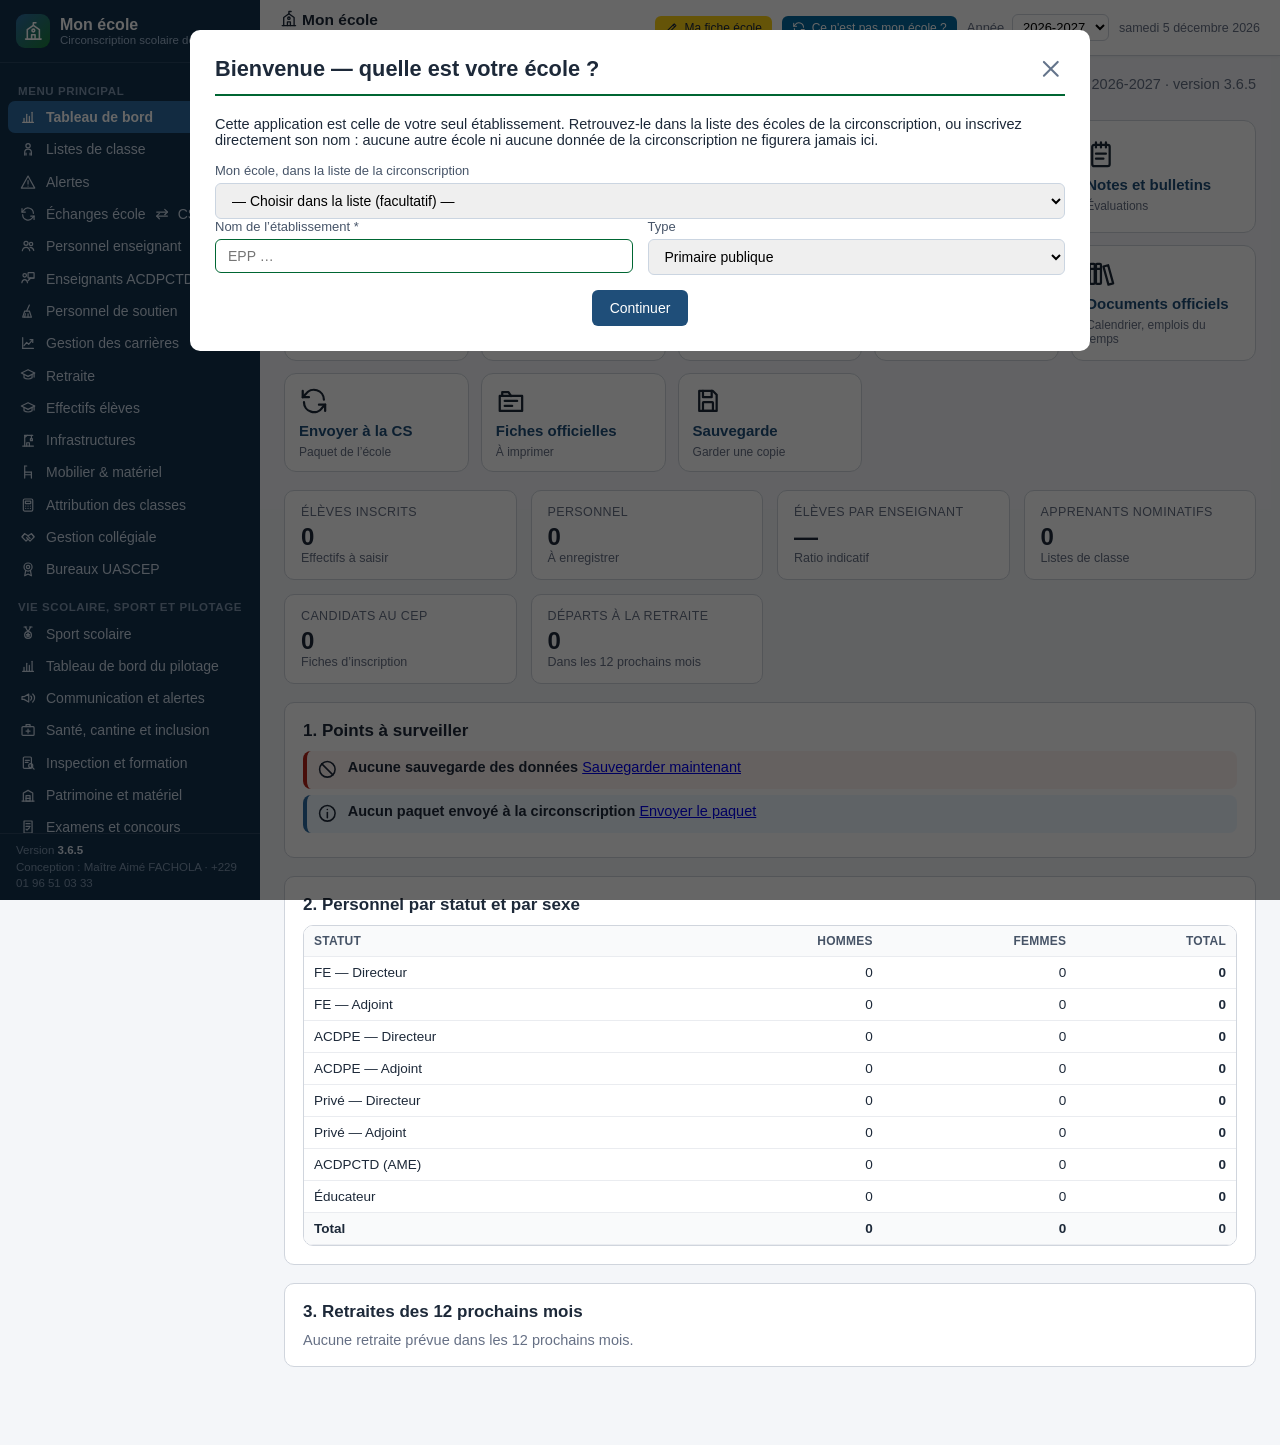
<file: ecole/index.html>
<!DOCTYPE html>
<html lang="fr">
<head>
<meta charset="UTF-8">
<script src="js/icones.js"></script>
<script src="js/doc-export.js"></script>
<meta name="viewport" content="width=device-width, initial-scale=1.0">
<title>CS Pobè — Gestion des Écoles</title>
<link rel="stylesheet" href="css/style.css">
<link rel="manifest" href="manifest.webmanifest">
<meta name="theme-color" content="#006633">
<link rel="apple-touch-icon" href="icons/apple-touch-icon.png">
<link rel="icon" href="icone.svg" type="image/svg+xml">
<meta name="mobile-web-app-capable" content="yes">
<meta name="apple-mobile-web-app-capable" content="yes">
<meta name="apple-mobile-web-app-title" content="Mon école">
</head>
<body>

<!-- Bandeau officiel : n'apparaît qu'à l'impression, en tête de chaque document -->
<div id="bandeauImpression"><img alt="Ministère des Enseignements Maternel et Primaire — République du Bénin"></div>

<div id="voile" class="voile" hidden></div>
<div class="container">
    <aside class="sidebar" id="lateral" aria-label="Menu principal">
        <div class="marque"><span class="logo-g" aria-hidden="true"><svg class="ico ico-ecole" data-ico="ecole" viewBox="0 0 24 24" fill="none" stroke="currentColor" stroke-width="1.8" stroke-linecap="round" stroke-linejoin="round" aria-hidden="true" focusable="false"><path d="M3 21h18"/><path d="M5 21V10l7-5 7 5v11"/><path d="M10 21v-5h4v5"/><path d="M12 5V2h3"/><circle cx="12" cy="11" r="1.6"/></svg></span><span><span id="marqueNom">CS Pobè</span><small id="marqueSous">Circonscription scolaire</small></span></div>
        <nav class="menu-defile">
        <h3>Menu principal</h3>
        <div class="menu-item active" data-page="dashboard"><span class="icon"><svg class="ico ico-graphique" data-ico="graphique" viewBox="0 0 24 24" fill="none" stroke="currentColor" stroke-width="1.8" stroke-linecap="round" stroke-linejoin="round" aria-hidden="true" focusable="false"><path d="M4 20h16"/><path d="M6 20v-6"/><path d="M10 20V8"/><path d="M14 20v-9"/><path d="M18 20V5"/></svg></span> Tableau de bord</div>
        <div class="menu-item" data-page="listesClasse"><span class="icon"><svg class="ico ico-eleve" data-ico="eleve" viewBox="0 0 24 24" fill="none" stroke="currentColor" stroke-width="1.8" stroke-linecap="round" stroke-linejoin="round" aria-hidden="true" focusable="false"><circle cx="12" cy="7" r="3.2"/><path d="M7 21v-4c0-2.8 2.2-5 5-5s5 2.2 5 5v4"/><path d="M9 21v-3"/><path d="M15 21v-3"/></svg></span> Listes de classe</div>
        <div class="menu-item" data-page="alertes"><span class="icon"><svg class="ico ico-alerte" data-ico="alerte" viewBox="0 0 24 24" fill="none" stroke="currentColor" stroke-width="1.8" stroke-linecap="round" stroke-linejoin="round" aria-hidden="true" focusable="false"><path d="M12 3l10 18H2z"/><path d="M12 10v5"/><path d="M12 18h.01"/></svg></span> Alertes</div>
        <div class="menu-item" data-page="echanges"><span class="icon"><svg class="ico ico-actualiser" data-ico="actualiser" viewBox="0 0 24 24" fill="none" stroke="currentColor" stroke-width="1.8" stroke-linecap="round" stroke-linejoin="round" aria-hidden="true" focusable="false"><path d="M20 11a8 8 0 0 0-14.6-4.5L3 9"/><path d="M3 4v5h5"/><path d="M4 13a8 8 0 0 0 14.6 4.5L21 15"/><path d="M21 20v-5h-5"/></svg></span> Échanges école <svg class="ico ico-echange" data-ico="echange" viewBox="0 0 24 24" fill="none" stroke="currentColor" stroke-width="1.8" stroke-linecap="round" stroke-linejoin="round" aria-hidden="true" focusable="false"><path d="M4 9h16"/><path d="M16 5l4 4-4 4"/><path d="M20 15H4"/><path d="M8 11l-4 4 4 4"/></svg> CS</div>
        <div class="menu-item" data-page="maFiche"><span class="icon"><svg class="ico ico-personne" data-ico="personne" viewBox="0 0 24 24" fill="none" stroke="currentColor" stroke-width="1.8" stroke-linecap="round" stroke-linejoin="round" aria-hidden="true" focusable="false"><circle cx="12" cy="8" r="4"/><path d="M5 20c.8-4 3.7-6 7-6s6.2 2 7 6"/></svg></span> Ma fiche école</div>
        <div class="menu-item" data-page="ecoles"><span class="icon"><svg class="ico ico-ecole" data-ico="ecole" viewBox="0 0 24 24" fill="none" stroke="currentColor" stroke-width="1.8" stroke-linecap="round" stroke-linejoin="round" aria-hidden="true" focusable="false"><path d="M3 21h18"/><path d="M5 21V10l7-5 7 5v11"/><path d="M10 21v-5h4v5"/><path d="M12 5V2h3"/><circle cx="12" cy="11" r="1.6"/></svg></span> Écoles</div>
        <div class="menu-item" data-page="personnel"><span class="icon"><svg class="ico ico-groupe" data-ico="groupe" viewBox="0 0 24 24" fill="none" stroke="currentColor" stroke-width="1.8" stroke-linecap="round" stroke-linejoin="round" aria-hidden="true" focusable="false"><circle cx="9" cy="8" r="3"/><path d="M3.5 19c.6-3.4 3-5 5.5-5s4.9 1.6 5.5 5"/><circle cx="16.5" cy="9" r="2.5"/><path d="M15 14c3 0 5 1.5 5.5 4.5"/></svg></span> Personnel enseignant</div>
        <div class="menu-item" data-page="personnelZones"><span class="icon"><svg class="ico ico-carte" data-ico="carte" viewBox="0 0 24 24" fill="none" stroke="currentColor" stroke-width="1.8" stroke-linecap="round" stroke-linejoin="round" aria-hidden="true" focusable="false"><path d="M3 6l6-2 6 2 6-2v14l-6 2-6-2-6 2z"/><path d="M9 4v14"/><path d="M15 6v14"/></svg></span> Personnel par zone, section et cours</div>
        <div class="menu-item" data-page="administratif"><span class="icon"><svg class="ico ico-classeur" data-ico="classeur" viewBox="0 0 24 24" fill="none" stroke="currentColor" stroke-width="1.8" stroke-linecap="round" stroke-linejoin="round" aria-hidden="true" focusable="false"><path d="M3 8h18v12H3z"/><path d="M5 8V5h5l2 3"/><path d="M7 12h10"/><path d="M7 16h6"/></svg></span> Personnel administratif</div>
        <div class="menu-item" data-page="educateur"><span class="icon"><svg class="ico ico-enseignant" data-ico="enseignant" viewBox="0 0 24 24" fill="none" stroke="currentColor" stroke-width="1.8" stroke-linecap="round" stroke-linejoin="round" aria-hidden="true" focusable="false"><circle cx="7" cy="8" r="2.6"/><path d="M2.8 19c.4-3 2.2-4.6 4.2-4.6S10.8 16 11.2 19"/><rect x="12" y="4" width="9" height="8" rx="0.8"/><path d="M12 16l4-4"/><path d="M14 12h7"/></svg></span> Enseignants ACDPCTD (AME)</div>
        <div class="menu-item" data-page="soutien"><span class="icon"><svg class="ico ico-balai" data-ico="balai" viewBox="0 0 24 24" fill="none" stroke="currentColor" stroke-width="1.8" stroke-linecap="round" stroke-linejoin="round" aria-hidden="true" focusable="false"><path d="M14 3l-4 9"/><path d="M7 12h7l3 9H4z"/><path d="M8 16l-1 5"/><path d="M12 16v5"/></svg></span> Personnel de soutien</div>
        <div class="menu-item" data-page="carriere"><span class="icon"><svg class="ico ico-courbe" data-ico="courbe" viewBox="0 0 24 24" fill="none" stroke="currentColor" stroke-width="1.8" stroke-linecap="round" stroke-linejoin="round" aria-hidden="true" focusable="false"><path d="M4 20h16"/><path d="M4 4v16"/><path d="M6 16l4-5 3 3 6-7"/><path d="M15 7h4v4"/></svg></span> Gestion des carrières</div>
        <div class="menu-item" data-page="visites"><span class="icon"><svg class="ico ico-rechercher" data-ico="rechercher" viewBox="0 0 24 24" fill="none" stroke="currentColor" stroke-width="1.8" stroke-linecap="round" stroke-linejoin="round" aria-hidden="true" focusable="false"><circle cx="10.5" cy="10.5" r="6.5"/><path d="M15.5 15.5L21 21"/></svg></span> Visites et inspections</div>
        <div class="menu-item" data-page="retraite"><span class="icon"><svg class="ico ico-diplome" data-ico="diplome" viewBox="0 0 24 24" fill="none" stroke="currentColor" stroke-width="1.8" stroke-linecap="round" stroke-linejoin="round" aria-hidden="true" focusable="false"><path d="M2 9l10-5 10 5-10 5z"/><path d="M6 11v5c3 2.5 9 2.5 12 0v-5"/><path d="M21 9v6"/></svg></span> Retraite</div>
        <div class="menu-item" data-page="effectifs"><span class="icon"><svg class="ico ico-diplome" data-ico="diplome" viewBox="0 0 24 24" fill="none" stroke="currentColor" stroke-width="1.8" stroke-linecap="round" stroke-linejoin="round" aria-hidden="true" focusable="false"><path d="M2 9l10-5 10 5-10 5z"/><path d="M6 11v5c3 2.5 9 2.5 12 0v-5"/><path d="M21 9v6"/></svg></span> Effectifs élèves</div>
        <div class="menu-item" data-page="infrastructures"><span class="icon"><svg class="ico ico-chantier" data-ico="chantier" viewBox="0 0 24 24" fill="none" stroke="currentColor" stroke-width="1.8" stroke-linecap="round" stroke-linejoin="round" aria-hidden="true" focusable="false"><path d="M4 21h16"/><path d="M7 21V5"/><path d="M7 5h12"/><path d="M7 8l4-3"/><path d="M17 5v5"/><rect x="15.5" y="10" width="3" height="3" rx="0.5"/><path d="M10 21v-5h4v5"/></svg></span> Infrastructures</div>
        <div class="menu-item" data-page="mobilier"><span class="icon"><svg class="ico ico-chaise" data-ico="chaise" viewBox="0 0 24 24" fill="none" stroke="currentColor" stroke-width="1.8" stroke-linecap="round" stroke-linejoin="round" aria-hidden="true" focusable="false"><path d="M7 3v9h10"/><path d="M7 12v9"/><path d="M17 12v9"/><path d="M7 16h10"/><path d="M7 3h3"/></svg></span> Mobilier &amp; matériel</div>
        <div class="menu-item" data-page="classes"><span class="icon"><svg class="ico ico-calcul" data-ico="calcul" viewBox="0 0 24 24" fill="none" stroke="currentColor" stroke-width="1.8" stroke-linecap="round" stroke-linejoin="round" aria-hidden="true" focusable="false"><rect x="5" y="3" width="14" height="18" rx="2"/><rect x="8" y="6" width="8" height="4" rx="0.5"/><path d="M8.5 13.5h.01"/><path d="M12 13.5h.01"/><path d="M15.5 13.5h.01"/><path d="M8.5 17h.01"/><path d="M12 17h.01"/><path d="M15.5 17h.01"/></svg></span> Attribution des classes</div>
        <div class="menu-item" data-page="collegiale"><span class="icon"><svg class="ico ico-accord" data-ico="accord" viewBox="0 0 24 24" fill="none" stroke="currentColor" stroke-width="1.8" stroke-linecap="round" stroke-linejoin="round" aria-hidden="true" focusable="false"><path d="M3 11l4-4 5 3 5-3 4 4"/><path d="M7 7l-4 5 6 6 2-2"/><path d="M17 7l4 5-6 6-3-3"/><path d="M10 13l2 2"/><path d="M12 11l3 3"/></svg></span> Gestion collégiale</div>
        <div class="menu-item" data-page="uascep"><span class="icon"><svg class="ico ico-insigne" data-ico="insigne" viewBox="0 0 24 24" fill="none" stroke="currentColor" stroke-width="1.8" stroke-linecap="round" stroke-linejoin="round" aria-hidden="true" focusable="false"><circle cx="12" cy="9" r="6"/><circle cx="12" cy="9" r="2.5"/><path d="M8.5 14L7 22l5-2.5 5 2.5-1.5-8"/></svg></span> Bureaux UASCEP</div>
        <div class="menu-item" data-page="repertoires"><span class="icon"><svg class="ico ico-livre" data-ico="livre" viewBox="0 0 24 24" fill="none" stroke="currentColor" stroke-width="1.8" stroke-linecap="round" stroke-linejoin="round" aria-hidden="true" focusable="false"><path d="M4 5h5a3 3 0 0 1 3 3v12a2 2 0 0 0-2-2H4z"/><path d="M20 5h-5a3 3 0 0 0-3 3v12a2 2 0 0 1 2-2h6z"/></svg></span> Répertoires et contacts</div>
        <h3>Vie scolaire, sport et pilotage</h3>
        <div class="menu-item" data-page="pvsSport"><span class="icon"><svg class="ico ico-medaille" data-ico="medaille" viewBox="0 0 24 24" fill="none" stroke="currentColor" stroke-width="1.8" stroke-linecap="round" stroke-linejoin="round" aria-hidden="true" focusable="false"><path d="M8 3l4 7 4-7"/><path d="M6 3h4"/><path d="M14 3h4"/><circle cx="12" cy="15" r="5"/><path d="M12 12.5l.8 1.6 1.7.2-1.2 1.2.3 1.7-1.6-.8-1.6.8.3-1.7-1.2-1.2 1.7-.2z"/></svg></span> Sport scolaire</div>
        <div class="menu-item" data-page="pvsPilotage"><span class="icon"><svg class="ico ico-graphique" data-ico="graphique" viewBox="0 0 24 24" fill="none" stroke="currentColor" stroke-width="1.8" stroke-linecap="round" stroke-linejoin="round" aria-hidden="true" focusable="false"><path d="M4 20h16"/><path d="M6 20v-6"/><path d="M10 20V8"/><path d="M14 20v-9"/><path d="M18 20V5"/></svg></span> Tableau de bord du pilotage</div>
        <div class="menu-item" data-page="pvsCommunication"><span class="icon"><svg class="ico ico-annonce" data-ico="annonce" viewBox="0 0 24 24" fill="none" stroke="currentColor" stroke-width="1.8" stroke-linecap="round" stroke-linejoin="round" aria-hidden="true" focusable="false"><path d="M3 10v4h3l7 4V6L6 10z"/><path d="M16 9a4 4 0 0 1 0 6"/><path d="M19 6a8 8 0 0 1 0 12"/></svg></span> Communication et alertes</div>
        <div class="menu-item" data-page="pvsSante"><span class="icon"><svg class="ico ico-sante" data-ico="sante" viewBox="0 0 24 24" fill="none" stroke="currentColor" stroke-width="1.8" stroke-linecap="round" stroke-linejoin="round" aria-hidden="true" focusable="false"><rect x="3" y="7" width="18" height="13" rx="1.5"/><path d="M9 7V4h6v3"/><path d="M12 10.5v6"/><path d="M9 13.5h6"/></svg></span> Santé, cantine et inclusion</div>
        <div class="menu-item" data-page="pvsInspection"><span class="icon"><svg class="ico ico-inspection" data-ico="inspection" viewBox="0 0 24 24" fill="none" stroke="currentColor" stroke-width="1.8" stroke-linecap="round" stroke-linejoin="round" aria-hidden="true" focusable="false"><rect x="5" y="3" width="12" height="17" rx="1.5"/><path d="M8 8h6"/><path d="M8 11h4"/><circle cx="16" cy="16" r="3"/><path d="M18.2 18.2L21 21"/></svg></span> Inspection et formation</div>
        <div class="menu-item" data-page="pvsPatrimoine"><span class="icon"><svg class="ico ico-patrimoine" data-ico="patrimoine" viewBox="0 0 24 24" fill="none" stroke="currentColor" stroke-width="1.8" stroke-linecap="round" stroke-linejoin="round" aria-hidden="true" focusable="false"><path d="M3 21h18"/><path d="M5 21V9l7-4 7 4v12"/><path d="M9 13h6v8H9z"/><path d="M9 17h6"/></svg></span> Patrimoine et matériel</div>
        <div class="menu-item" data-page="pvsExamens"><span class="icon"><svg class="ico ico-examen" data-ico="examen" viewBox="0 0 24 24" fill="none" stroke="currentColor" stroke-width="1.8" stroke-linecap="round" stroke-linejoin="round" aria-hidden="true" focusable="false"><path d="M6 3h12v18H6z"/><path d="M9 7h6"/><path d="M9 11h6"/><path d="M9 15l1.5 1.5L14 13"/></svg></span> Examens et concours</div>
        <div class="menu-item" data-page="pvsTerritoire"><span class="icon"><svg class="ico ico-carte" data-ico="carte" viewBox="0 0 24 24" fill="none" stroke="currentColor" stroke-width="1.8" stroke-linecap="round" stroke-linejoin="round" aria-hidden="true" focusable="false"><path d="M3 6l6-2 6 2 6-2v14l-6 2-6-2-6 2z"/><path d="M9 4v14"/><path d="M15 6v14"/></svg></span> Territoire et suivi administratif</div>
        <h3>Gestion pédagogique</h3>
        <div class="menu-item" data-page="evaluations"><span class="icon"><svg class="ico ico-fiche" data-ico="fiche" viewBox="0 0 24 24" fill="none" stroke="currentColor" stroke-width="1.8" stroke-linecap="round" stroke-linejoin="round" aria-hidden="true" focusable="false"><path d="M6 3h9l3 3v15H6z"/><path d="M9 9h6"/><path d="M9 13h4"/><path d="M12.5 19l1-3 4-4 2 2-4 4z"/></svg></span> Évaluations</div>
        <div class="menu-item" data-page="pedagogie"><span class="icon"><svg class="ico ico-livres" data-ico="livres" viewBox="0 0 24 24" fill="none" stroke="currentColor" stroke-width="1.8" stroke-linecap="round" stroke-linejoin="round" aria-hidden="true" focusable="false"><rect x="3" y="4" width="4" height="16" rx="0.8"/><rect x="8" y="4" width="4" height="16" rx="0.8"/><path d="M14 6l3.8-1 4 14.6-3.8 1z"/><path d="M3 8h4"/><path d="M8 8h4"/></svg></span> Pédagogie : fiches, résumés, épreuves</div>
        <div class="menu-item" data-page="apprenants"><span class="icon"><svg class="ico ico-eleve" data-ico="eleve" viewBox="0 0 24 24" fill="none" stroke="currentColor" stroke-width="1.8" stroke-linecap="round" stroke-linejoin="round" aria-hidden="true" focusable="false"><circle cx="12" cy="7" r="3.2"/><path d="M7 21v-4c0-2.8 2.2-5 5-5s5 2.2 5 5v4"/><path d="M9 21v-3"/><path d="M15 21v-3"/></svg></span> Listes des apprenants</div>
        <div class="menu-item" data-page="presenceApprenants"><span class="icon"><svg class="ico ico-calendrier" data-ico="calendrier" viewBox="0 0 24 24" fill="none" stroke="currentColor" stroke-width="1.8" stroke-linecap="round" stroke-linejoin="round" aria-hidden="true" focusable="false"><rect x="3" y="5" width="18" height="16" rx="1.5"/><path d="M3 10h18"/><path d="M8 3v4"/><path d="M16 3v4"/><path d="M7 14h2"/><path d="M11 14h2"/><path d="M15 14h2"/><path d="M7 17h2"/><path d="M11 17h2"/></svg></span> Présence des apprenants</div>
        <div class="menu-item" data-page="presencePersonnel"><span class="icon"><svg class="ico ico-horloge" data-ico="horloge" viewBox="0 0 24 24" fill="none" stroke="currentColor" stroke-width="1.8" stroke-linecap="round" stroke-linejoin="round" aria-hidden="true" focusable="false"><circle cx="12" cy="12" r="9"/><path d="M12 7v5l3 2"/></svg></span> Présence du personnel</div>
        <div class="menu-item" data-page="notes"><span class="icon"><svg class="ico ico-bloc-notes" data-ico="bloc-notes" viewBox="0 0 24 24" fill="none" stroke="currentColor" stroke-width="1.8" stroke-linecap="round" stroke-linejoin="round" aria-hidden="true" focusable="false"><rect x="5" y="4" width="14" height="17" rx="1.5"/><path d="M8 2v4"/><path d="M12 2v4"/><path d="M16 2v4"/><path d="M8 11h8"/><path d="M8 15h6"/></svg></span> Notes et bulletins</div>
        <div class="menu-item" data-page="registres"><span class="icon"><svg class="ico ico-presse-papiers" data-ico="presse-papiers" viewBox="0 0 24 24" fill="none" stroke="currentColor" stroke-width="1.8" stroke-linecap="round" stroke-linejoin="round" aria-hidden="true" focusable="false"><rect x="5" y="5" width="14" height="16" rx="1.5"/><path d="M9 3h6v4H9z"/><path d="M8.5 12h7"/><path d="M8.5 16h5"/></svg></span> Registres, affichage, statistiques, synthèse</div>
        <div class="menu-item" data-page="educmaster"><span class="icon"><svg class="ico ico-actualiser" data-ico="actualiser" viewBox="0 0 24 24" fill="none" stroke="currentColor" stroke-width="1.8" stroke-linecap="round" stroke-linejoin="round" aria-hidden="true" focusable="false"><path d="M20 11a8 8 0 0 0-14.6-4.5L3 9"/><path d="M3 4v5h5"/><path d="M4 13a8 8 0 0 0 14.6 4.5L21 15"/><path d="M21 20v-5h-5"/></svg></span> EducMaster : élèves et notes</div>
        <div class="menu-item" data-page="cep"><span class="icon"><svg class="ico ico-presse-papiers" data-ico="presse-papiers" viewBox="0 0 24 24" fill="none" stroke="currentColor" stroke-width="1.8" stroke-linecap="round" stroke-linejoin="round" aria-hidden="true" focusable="false"><rect x="5" y="5" width="14" height="16" rx="1.5"/><path d="M9 3h6v4H9z"/><path d="M8.5 12h7"/><path d="M8.5 16h5"/></svg></span> Inscription CEP</div>
        <div class="menu-item" data-page="cm2"><span class="icon"><svg class="ico ico-cible" data-ico="cible" viewBox="0 0 24 24" fill="none" stroke="currentColor" stroke-width="1.8" stroke-linecap="round" stroke-linejoin="round" aria-hidden="true" focusable="false"><circle cx="12" cy="12" r="9"/><circle cx="12" cy="12" r="5"/><circle cx="12" cy="12" r="1.2"/></svg></span> Écoles à CM2 et CEP 2027</div>
        <div class="menu-item" data-page="examen"><span class="icon"><svg class="ico ico-stade" data-ico="stade" viewBox="0 0 24 24" fill="none" stroke="currentColor" stroke-width="1.8" stroke-linecap="round" stroke-linejoin="round" aria-hidden="true" focusable="false"><path d="M2 12c0-4 4.5-6 10-6s10 2 10 6-4.5 6-10 6S2 16 2 12z"/><path d="M6 12c0-2 2.6-3 6-3s6 1 6 3-2.6 3-6 3-6-1-6-3z"/><path d="M12 6v3"/><path d="M12 15v3"/></svg></span> Examen blanc</div>
        <div class="menu-item" data-page="cni"><span class="icon"><svg class="ico ico-carte-identite" data-ico="carte-identite" viewBox="0 0 24 24" fill="none" stroke="currentColor" stroke-width="1.8" stroke-linecap="round" stroke-linejoin="round" aria-hidden="true" focusable="false"><rect x="3" y="5" width="18" height="14" rx="1.8"/><circle cx="8.5" cy="11" r="2.2"/><path d="M5.5 16c.6-1.8 5.4-1.8 6 0"/><path d="M14 10h4"/><path d="M14 13h4"/><path d="M14 16h2"/></svg></span> Cartes d'identité</div>
        <h3>Administration</h3>
        <div class="menu-item" data-page="fiches"><span class="icon"><svg class="ico ico-classeur" data-ico="classeur" viewBox="0 0 24 24" fill="none" stroke="currentColor" stroke-width="1.8" stroke-linecap="round" stroke-linejoin="round" aria-hidden="true" focusable="false"><path d="M3 8h18v12H3z"/><path d="M5 8V5h5l2 3"/><path d="M7 12h10"/><path d="M7 16h6"/></svg></span> Fiches officielles</div>
        <div class="menu-item" data-page="certificats"><span class="icon"><svg class="ico ico-attestation" data-ico="attestation" viewBox="0 0 24 24" fill="none" stroke="currentColor" stroke-width="1.8" stroke-linecap="round" stroke-linejoin="round" aria-hidden="true" focusable="false"><path d="M6 4h11a2 2 0 0 1 2 2v12"/><path d="M6 4a2 2 0 0 0-2 2v1h3"/><path d="M7 6v12a2 2 0 0 1-2 2h11a2 2 0 0 0 2-2"/><path d="M10 9h6"/><path d="M10 12h6"/><path d="M10 15h3"/></svg></span> Certificats</div>
        <div class="menu-item" data-page="rapports"><span class="icon"><svg class="ico ico-document" data-ico="document" viewBox="0 0 24 24" fill="none" stroke="currentColor" stroke-width="1.8" stroke-linecap="round" stroke-linejoin="round" aria-hidden="true" focusable="false"><path d="M6 3h8l4 4v14H6z"/><path d="M14 3v4h4"/><path d="M9 12h6"/><path d="M9 16h6"/></svg></span> Rapports de rentrée</div>
        <div class="menu-item" data-page="bilans"><span class="icon"><svg class="ico ico-graphique" data-ico="graphique" viewBox="0 0 24 24" fill="none" stroke="currentColor" stroke-width="1.8" stroke-linecap="round" stroke-linejoin="round" aria-hidden="true" focusable="false"><path d="M4 20h16"/><path d="M6 20v-6"/><path d="M10 20V8"/><path d="M14 20v-9"/><path d="M18 20V5"/></svg></span> Bilans trimestriels / annuel</div>
        <div class="menu-item" data-page="docsref"><span class="icon"><svg class="ico ico-livres" data-ico="livres" viewBox="0 0 24 24" fill="none" stroke="currentColor" stroke-width="1.8" stroke-linecap="round" stroke-linejoin="round" aria-hidden="true" focusable="false"><rect x="3" y="4" width="4" height="16" rx="0.8"/><rect x="8" y="4" width="4" height="16" rx="0.8"/><path d="M14 6l3.8-1 4 14.6-3.8 1z"/><path d="M3 8h4"/><path d="M8 8h4"/></svg></span> Documents officiels</div>
        <div class="menu-item" data-page="espaces"><span class="icon"><svg class="ico ico-batiment" data-ico="batiment" viewBox="0 0 24 24" fill="none" stroke="currentColor" stroke-width="1.8" stroke-linecap="round" stroke-linejoin="round" aria-hidden="true" focusable="false"><rect x="5" y="3" width="14" height="18" rx="1"/><path d="M9 7h2"/><path d="M13 7h2"/><path d="M9 11h2"/><path d="M13 11h2"/><path d="M9 15h2"/><path d="M13 15h2"/><path d="M11 21v-3h2v3"/></svg></span> Espaces des divisions</div>
        <div class="menu-item" data-page="synoptique"><span class="icon"><svg class="ico ico-classeur" data-ico="classeur" viewBox="0 0 24 24" fill="none" stroke="currentColor" stroke-width="1.8" stroke-linecap="round" stroke-linejoin="round" aria-hidden="true" focusable="false"><path d="M3 8h18v12H3z"/><path d="M5 8V5h5l2 3"/><path d="M7 12h10"/><path d="M7 16h6"/></svg></span> Tableau synoptique</div>
        <div class="menu-item" data-page="whatsapp"><span class="icon"><svg class="ico ico-message" data-ico="message" viewBox="0 0 24 24" fill="none" stroke="currentColor" stroke-width="1.8" stroke-linecap="round" stroke-linejoin="round" aria-hidden="true" focusable="false"><path d="M4 5h16v11H9l-5 4z"/><path d="M8 9h8"/><path d="M8 12h5"/></svg></span> Groupe WhatsApp des directeurs</div>
        <div class="menu-item" data-page="effectifsZone"><span class="icon"><svg class="ico ico-courbe" data-ico="courbe" viewBox="0 0 24 24" fill="none" stroke="currentColor" stroke-width="1.8" stroke-linecap="round" stroke-linejoin="round" aria-hidden="true" focusable="false"><path d="M4 20h16"/><path d="M4 4v16"/><path d="M6 16l4-5 3 3 6-7"/><path d="M15 7h4v4"/></svg></span> Effectifs par âge, zone et CS</div>
        <div class="menu-item" data-page="cepZone"><span class="icon"><svg class="ico ico-diplome" data-ico="diplome" viewBox="0 0 24 24" fill="none" stroke="currentColor" stroke-width="1.8" stroke-linecap="round" stroke-linejoin="round" aria-hidden="true" focusable="false"><path d="M2 9l10-5 10 5-10 5z"/><path d="M6 11v5c3 2.5 9 2.5 12 0v-5"/><path d="M21 9v6"/></svg></span> Candidats au CEP par sexe</div>
        <div class="menu-item" data-page="ecolesZone"><span class="icon"><svg class="ico ico-ecole" data-ico="ecole" viewBox="0 0 24 24" fill="none" stroke="currentColor" stroke-width="1.8" stroke-linecap="round" stroke-linejoin="round" aria-hidden="true" focusable="false"><path d="M3 21h18"/><path d="M5 21V10l7-5 7 5v11"/><path d="M10 21v-5h4v5"/><path d="M12 5V2h3"/><circle cx="12" cy="11" r="1.6"/></svg></span> Écoles : structure et équipements</div>
        <div class="menu-item" data-page="infraZone"><span class="icon"><svg class="ico ico-chantier" data-ico="chantier" viewBox="0 0 24 24" fill="none" stroke="currentColor" stroke-width="1.8" stroke-linecap="round" stroke-linejoin="round" aria-hidden="true" focusable="false"><path d="M4 21h16"/><path d="M7 21V5"/><path d="M7 5h12"/><path d="M7 8l4-3"/><path d="M17 5v5"/><rect x="15.5" y="10" width="3" height="3" rx="0.5"/><path d="M10 21v-5h4v5"/></svg></span> Infrastructures et mobilier (consolidé)</div>
        <div class="menu-item" data-page="courriers"><span class="icon"><svg class="ico ico-courrier" data-ico="courrier" viewBox="0 0 24 24" fill="none" stroke="currentColor" stroke-width="1.8" stroke-linecap="round" stroke-linejoin="round" aria-hidden="true" focusable="false"><rect x="3" y="5" width="18" height="14" rx="1.5"/><path d="M3 7l9 6 9-6"/></svg></span> Archive courriers</div>
        <div class="menu-item" data-page="analyses"><span class="icon"><svg class="ico ico-courbe" data-ico="courbe" viewBox="0 0 24 24" fill="none" stroke="currentColor" stroke-width="1.8" stroke-linecap="round" stroke-linejoin="round" aria-hidden="true" focusable="false"><path d="M4 20h16"/><path d="M4 4v16"/><path d="M6 16l4-5 3 3 6-7"/><path d="M15 7h4v4"/></svg></span> Analyses et écarts</div>
        <div class="menu-item" data-page="identite"><span class="icon"><svg class="ico ico-cadenas" data-ico="cadenas" viewBox="0 0 24 24" fill="none" stroke="currentColor" stroke-width="1.8" stroke-linecap="round" stroke-linejoin="round" aria-hidden="true" focusable="false"><rect x="5" y="10" width="14" height="11" rx="1.8"/><path d="M8 10V7a4 4 0 0 1 8 0v3"/><path d="M12 14v3"/></svg></span> Cachets et signatures</div>
        <div class="menu-item" data-page="annees"><span class="icon"><svg class="ico ico-calendrier" data-ico="calendrier" viewBox="0 0 24 24" fill="none" stroke="currentColor" stroke-width="1.8" stroke-linecap="round" stroke-linejoin="round" aria-hidden="true" focusable="false"><rect x="3" y="5" width="18" height="16" rx="1.5"/><path d="M3 10h18"/><path d="M8 3v4"/><path d="M16 3v4"/><path d="M7 14h2"/><path d="M11 14h2"/><path d="M15 14h2"/><path d="M7 17h2"/><path d="M11 17h2"/></svg></span> Années scolaires</div>
        <div class="menu-item" data-page="joursFeries"><span class="icon"><svg class="ico ico-calendrier" data-ico="calendrier" viewBox="0 0 24 24" fill="none" stroke="currentColor" stroke-width="1.8" stroke-linecap="round" stroke-linejoin="round" aria-hidden="true" focusable="false"><rect x="3" y="5" width="18" height="16" rx="1.5"/><path d="M3 10h18"/><path d="M8 3v4"/><path d="M16 3v4"/><path d="M7 14h2"/><path d="M11 14h2"/><path d="M15 14h2"/><path d="M7 17h2"/><path d="M11 17h2"/></svg></span> Jours fériés</div>
        <div class="menu-item" data-page="importation"><span class="icon"><svg class="ico ico-importer" data-ico="importer" viewBox="0 0 24 24" fill="none" stroke="currentColor" stroke-width="1.8" stroke-linecap="round" stroke-linejoin="round" aria-hidden="true" focusable="false"><path d="M4 14v5h16v-5"/><path d="M12 4v10"/><path d="M8 10l4 4 4-4"/></svg></span> Import Excel</div>
        <div class="menu-item" data-page="backup"><span class="icon"><svg class="ico ico-enregistrer" data-ico="enregistrer" viewBox="0 0 24 24" fill="none" stroke="currentColor" stroke-width="1.8" stroke-linecap="round" stroke-linejoin="round" aria-hidden="true" focusable="false"><path d="M5 4h11l3 3v13H5z"/><path d="M8 4v5h7V4"/><rect x="8" y="13" width="8" height="7" rx="0.5"/></svg></span> Sauvegarde</div>
        <div class="menu-item" id="menuGuide" data-guide="menu" role="button" tabindex="0" onclick="window.Guide && window.Guide.ouvrir()" onkeydown="if(event.key==='Enter')this.click()"><span class="icon"><svg class="ico ico-info" data-ico="info" viewBox="0 0 24 24" fill="none" stroke="currentColor" stroke-width="1.8" stroke-linecap="round" stroke-linejoin="round" aria-hidden="true" focusable="false"><circle cx="12" cy="12" r="9"/><path d="M12 11v6"/><path d="M12 7.5h.01"/></svg></span> Guide d’utilisation</div>
        </nav>
        <div class="lateral-pied">Version <b class="version-app">—</b><br>Conception : Maître Aimé FACHOLA · +229 01 96 51 03 33</div>
    </aside>

    <div class="zone">
    <header class="header barre-haut">
        <button id="btnMenu" class="btn-menu" type="button" aria-expanded="false" aria-controls="lateral" aria-label="Ouvrir le menu"><svg class="ico ico-menu" data-ico="menu" viewBox="0 0 24 24" fill="none" stroke="currentColor" stroke-width="1.8" stroke-linecap="round" stroke-linejoin="round" aria-hidden="true" focusable="false"><path d="M4 6h16"/><path d="M4 12h16"/><path d="M4 18h16"/></svg></button>
        <div class="bh-titre">
            <strong id="titreApplication"><svg class="ico ico-ecole" data-ico="ecole" viewBox="0 0 24 24" fill="none" stroke="currentColor" stroke-width="1.8" stroke-linecap="round" stroke-linejoin="round" aria-hidden="true" focusable="false"><path d="M3 21h18"/><path d="M5 21V10l7-5 7 5v11"/><path d="M10 21v-5h4v5"/><path d="M12 5V2h3"/><circle cx="12" cy="11" r="1.6"/></svg> Circonscription Scolaire de POBÈ</strong>
            <span class="subtitle" id="sousTitreApplication">Département du Plateau — République du Bénin</span>
        </div>
        <div class="bh-droite">
            <button id="btnEcolePoste" class="btn btn-warning btn-sm hidden" onclick="editerEcoleDuPoste()"><svg class="ico ico-modifier" data-ico="modifier" viewBox="0 0 24 24" fill="none" stroke="currentColor" stroke-width="1.8" stroke-linecap="round" stroke-linejoin="round" aria-hidden="true" focusable="false"><path d="M4 20l1-4L16 5l3 3L8 19z"/><path d="M14 7l3 3"/></svg> Ma fiche école</button>
            <button id="btnChangerEcole" class="btn btn-info btn-sm hidden" onclick="changerNomEcoleDuPoste()"><svg class="ico ico-actualiser" data-ico="actualiser" viewBox="0 0 24 24" fill="none" stroke="currentColor" stroke-width="1.8" stroke-linecap="round" stroke-linejoin="round" aria-hidden="true" focusable="false"><path d="M20 11a8 8 0 0 0-14.6-4.5L3 9"/><path d="M3 4v5h5"/><path d="M4 13a8 8 0 0 0 14.6 4.5L21 15"/><path d="M21 20v-5h-5"/></svg> Ce n'est pas mon école ?</button>
            <label class="bh-annee">Année <select id="anneeActive" aria-label="Année scolaire"></select></label>
            <span id="currentDate" class="bh-date"></span>
        </div>
    </header>
    <div class="main">
        <!-- TABLEAU DE BORD -->
        <div id="dashboard" class="page">
            <div class="page-title"><svg class="ico ico-graphique" data-ico="graphique" viewBox="0 0 24 24" fill="none" stroke="currentColor" stroke-width="1.8" stroke-linecap="round" stroke-linejoin="round" aria-hidden="true" focusable="false"><path d="M4 20h16"/><path d="M6 20v-6"/><path d="M10 20V8"/><path d="M14 20v-9"/><path d="M18 20V5"/></svg> Tableau de bord</div>
            <div class="stats-grid" id="statsGrid"></div>
            <div class="table-container mt-15">
                <div style="padding:15px;background:#006633;color:white;"><b><svg class="ico ico-groupe" data-ico="groupe" viewBox="0 0 24 24" fill="none" stroke="currentColor" stroke-width="1.8" stroke-linecap="round" stroke-linejoin="round" aria-hidden="true" focusable="false"><circle cx="9" cy="8" r="3"/><path d="M3.5 19c.6-3.4 3-5 5.5-5s4.9 1.6 5.5 5"/><circle cx="16.5" cy="9" r="2.5"/><path d="M15 14c3 0 5 1.5 5.5 4.5"/></svg> Personnel par statut et par sexe</b></div>
                <div id="ventilationDashboard" style="padding:15px;overflow-x:auto;"></div>
            </div>
            <div style="display:grid;grid-template-columns:repeat(auto-fit,minmax(320px,1fr));gap:20px;margin-top:20px;">
                <div class="table-container">
                    <div style="padding:15px;background:#006633;color:white;"><b><svg class="ico ico-epingle" data-ico="epingle" viewBox="0 0 24 24" fill="none" stroke="currentColor" stroke-width="1.8" stroke-linecap="round" stroke-linejoin="round" aria-hidden="true" focusable="false"><path d="M9 3h6"/><path d="M10 3v6l-3 4h10l-3-4V3"/><path d="M12 13v8"/></svg> Alertes retraite (12 prochains mois)</b></div>
                    <div id="alerteRetraite" style="padding:15px;max-height:300px;overflow-y:auto;"></div>
                </div>
                <div class="table-container">
                    <div style="padding:15px;background:#E8112D;color:white;"><b><svg class="ico ico-courrier" data-ico="courrier" viewBox="0 0 24 24" fill="none" stroke="currentColor" stroke-width="1.8" stroke-linecap="round" stroke-linejoin="round" aria-hidden="true" focusable="false"><rect x="3" y="5" width="18" height="14" rx="1.5"/><path d="M3 7l9 6 9-6"/></svg> Derniers courriers</b></div>
                    <div id="derniersCourriers" style="padding:15px;max-height:300px;overflow-y:auto;"></div>
                </div>
            </div>
        </div>

        <!-- MA FICHE ÉCOLE -->
        <div id="maFiche" class="page hidden">
            <div class="page-title"><svg class="ico ico-personne" data-ico="personne" viewBox="0 0 24 24" fill="none" stroke="currentColor" stroke-width="1.8" stroke-linecap="round" stroke-linejoin="round" aria-hidden="true" focusable="false"><circle cx="12" cy="8" r="4"/><path d="M5 20c.8-4 3.7-6 7-6s6.2 2 7 6"/></svg> Ma fiche école</div>
            <div class="alert alert-info">
                Chaque directeur retrouve ici sa propre école pour vérifier et compléter les
                renseignements déjà enregistrés (directeur, zone et unité pédagogiques,
                contacts…) : ce sont ces renseignements qui remplissent automatiquement les
                fiches officielles.
            </div>
            <div class="search-bar">
                <select id="maFicheEcole" onchange="renderMaFiche()">
                    <option value="">— Choisir mon école —</option>
                </select>
            </div>
            <div id="maFicheResultat"></div>
        </div>

        <!-- ÉCOLES -->
        <div id="ecoles" class="page hidden">
            <div class="page-title">
                <svg class="ico ico-ecole" data-ico="ecole" viewBox="0 0 24 24" fill="none" stroke="currentColor" stroke-width="1.8" stroke-linecap="round" stroke-linejoin="round" aria-hidden="true" focusable="false"><path d="M3 21h18"/><path d="M5 21V10l7-5 7 5v11"/><path d="M10 21v-5h4v5"/><path d="M12 5V2h3"/><circle cx="12" cy="11" r="1.6"/></svg> Gestion des écoles
                <span>
                    <button class="btn btn-info" data-import="ecoles"><svg class="ico ico-importer" data-ico="importer" viewBox="0 0 24 24" fill="none" stroke="currentColor" stroke-width="1.8" stroke-linecap="round" stroke-linejoin="round" aria-hidden="true" focusable="false"><path d="M4 14v5h16v-5"/><path d="M12 4v10"/><path d="M8 10l4 4 4-4"/></svg> Importer</button>
                    <button class="btn btn-warning" data-export="ecoles"><svg class="ico ico-graphique" data-ico="graphique" viewBox="0 0 24 24" fill="none" stroke="currentColor" stroke-width="1.8" stroke-linecap="round" stroke-linejoin="round" aria-hidden="true" focusable="false"><path d="M4 20h16"/><path d="M6 20v-6"/><path d="M10 20V8"/><path d="M14 20v-9"/><path d="M18 20V5"/></svg> Excel</button>
                    <button class="btn btn-primary" onclick="openEcoleModal()"><svg class="ico ico-ajouter" data-ico="ajouter" viewBox="0 0 24 24" fill="none" stroke="currentColor" stroke-width="1.8" stroke-linecap="round" stroke-linejoin="round" aria-hidden="true" focusable="false"><path d="M12 5v14"/><path d="M5 12h14"/></svg> Ajouter une école</button>
                </span>
            </div>
            <div class="search-bar">
                <input type="text" id="searchEcole" placeholder=" Rechercher...">
                <select id="filterType">
                    <option value="">Tous types</option>
                    <option value="EPP">Primaire publique</option>
                    <option value="EPPRIV">Primaire privée</option>
                    <option value="EM">Maternelle publique</option>
                    <option value="EMPRIV">Maternelle privée</option>
                </select>
                <select id="filterArrond">
                    <option value="">Tous arrondissements</option>
                    <option value="POBE">POBÈ</option>
                    <option value="AHOYEYE">AHOYEYE</option>
                    <option value="IGANNA">IGANNA</option>
                    <option value="ISSABA">ISSABA</option>
                    <option value="TOWE">TOWE</option>
                </select>
                <select id="filterZone"><option value="">Toutes zones pédagogiques</option></select>
                <select id="filterUP"><option value="">Toutes unités pédagogiques</option></select>
            </div>
            <div class="table-container"><div class="table-scroll"><table>
                <thead><tr><th>Code</th><th>Nom</th><th>Type</th><th>Statut</th>
                    <th>Arrondissement</th><th>Zone</th><th>Unité pédagogique</th>
                    <th>Année</th><th>Classes</th><th>Actions</th></tr></thead>
                <tbody id="ecolesTable"></tbody>
            </table></div></div>
        </div>

        <!-- PERSONNEL -->
        <div id="personnel" class="page hidden">
            <div class="page-title">
                <svg class="ico ico-groupe" data-ico="groupe" viewBox="0 0 24 24" fill="none" stroke="currentColor" stroke-width="1.8" stroke-linecap="round" stroke-linejoin="round" aria-hidden="true" focusable="false"><circle cx="9" cy="8" r="3"/><path d="M3.5 19c.6-3.4 3-5 5.5-5s4.9 1.6 5.5 5"/><circle cx="16.5" cy="9" r="2.5"/><path d="M15 14c3 0 5 1.5 5.5 4.5"/></svg> Personnel enseignant et de soutien
                <span>
                    <button class="btn btn-info" data-import="personnel"><svg class="ico ico-importer" data-ico="importer" viewBox="0 0 24 24" fill="none" stroke="currentColor" stroke-width="1.8" stroke-linecap="round" stroke-linejoin="round" aria-hidden="true" focusable="false"><path d="M4 14v5h16v-5"/><path d="M12 4v10"/><path d="M8 10l4 4 4-4"/></svg> Importer</button>
                    <button class="btn btn-warning" data-export="personnel"><svg class="ico ico-graphique" data-ico="graphique" viewBox="0 0 24 24" fill="none" stroke="currentColor" stroke-width="1.8" stroke-linecap="round" stroke-linejoin="round" aria-hidden="true" focusable="false"><path d="M4 20h16"/><path d="M6 20v-6"/><path d="M10 20V8"/><path d="M14 20v-9"/><path d="M18 20V5"/></svg> Excel</button>
                    <button class="btn btn-warning" type="button" data-educmaster="agents" onclick="exporterAgentsEducmaster()" title="Personnel en activité de l’école choisie, modèle officiel « Mes agents »">Excel EducMaster (agents)</button>
                    <button class="btn btn-primary" onclick="openPersonnelModal()"><svg class="ico ico-ajouter" data-ico="ajouter" viewBox="0 0 24 24" fill="none" stroke="currentColor" stroke-width="1.8" stroke-linecap="round" stroke-linejoin="round" aria-hidden="true" focusable="false"><path d="M12 5v14"/><path d="M5 12h14"/></svg> Ajouter</button>
                </span>
            </div>
            <div class="search-bar">
                <input type="text" id="searchPersonnel" placeholder=" Nom ou matricule...">
                <select id="filterEcolePers"><option value="">Toutes écoles</option></select>
                <select id="filterSituation">
                    <option value="ACTIFS">En poste et affectés</option>
                    <option value="">Toutes situations</option>
                    <option value="EN_POSTE">En poste</option>
                    <option value="AFFECTE">Affectés</option>
                    <option value="MUTE">Mutés hors circonscription</option>
                    <option value="DETACHE">Détachés</option>
                    <option value="RETRAITE">Retraités</option>
                    <option value="DECEDE">Décédés</option>
                </select>
                <select id="filterGrade">
                    <option value="">Tous grades</option>
                    <option value="A">Catégorie A</option>
                    <option value="B">Catégorie B</option>
                    <option value="C">Catégorie C</option>
                    <option value="D">Catégorie D</option>
                    <option value="E">Catégorie E</option>
                </select>
            </div>
            <div class="table-container"><div class="table-scroll"><table>
                <thead><tr><th>Situation</th><th>Matricule</th><th>Nom et prénoms</th><th>Sexe</th>
                    <th>Naissance</th><th>Grade</th><th>Fonction</th><th>École</th>
                    <th>Retraite prévue</th><th>Actions</th></tr></thead>
                <tbody id="personnelTable"></tbody>
            </table></div></div>
        </div>

        <!-- VISITES ET INSPECTIONS -->
        <div id="visites" class="page hidden">
            <div class="page-title">
                <svg class="ico ico-rechercher" data-ico="rechercher" viewBox="0 0 24 24" fill="none" stroke="currentColor" stroke-width="1.8" stroke-linecap="round" stroke-linejoin="round" aria-hidden="true" focusable="false"><circle cx="10.5" cy="10.5" r="6.5"/><path d="M15.5 15.5L21 21"/></svg> Visites de classe et inspections
                <span>
                    <button class="btn btn-warning" data-export="visites"><svg class="ico ico-graphique" data-ico="graphique" viewBox="0 0 24 24" fill="none" stroke="currentColor" stroke-width="1.8" stroke-linecap="round" stroke-linejoin="round" aria-hidden="true" focusable="false"><path d="M4 20h16"/><path d="M6 20v-6"/><path d="M10 20V8"/><path d="M14 20v-9"/><path d="M18 20V5"/></svg> Excel</button>
                    <button class="btn btn-primary" onclick="openVisiteModal()"><svg class="ico ico-ajouter" data-ico="ajouter" viewBox="0 0 24 24" fill="none" stroke="currentColor" stroke-width="1.8" stroke-linecap="round" stroke-linejoin="round" aria-hidden="true" focusable="false"><path d="M12 5v14"/><path d="M5 12h14"/></svg> Enregistrer une visite</button>
                </span>
            </div>
            <div class="search-bar">
                <select id="filterZoneVisite"><option value="">Toutes zones</option></select>
                <select id="filterTypeVisite">
                    <option value="">Tous les types</option>
                    <option value="VISITE_CLASSE">Visite de classe (CP)</option>
                    <option value="INSPECTION_ECOLE">Inspection d'école (CCS)</option>
                </select>
                <input type="text" id="searchVisite" placeholder=" École ou enseignant...">
            </div>
            <div id="resumeVisites" class="stats-grid"></div>
            <div class="table-container mb-15"><div class="table-scroll"><table>
                <thead><tr><th>Date</th><th>Type</th><th>Zone</th><th>École</th>
                    <th>Enseignant</th><th>Cours</th><th>Matière</th><th>Note</th>
                    <th>Actions</th></tr></thead>
                <tbody id="visitesTable"></tbody>
            </table></div></div>
            <h3 style="margin:20px 0 10px;color:#006633;">Couverture par zone pédagogique</h3>
            <div class="table-container"><div class="table-scroll"><table>
                <thead><tr><th>Zone</th><th>Écoles</th><th>Enseignants</th><th>Visites</th>
                    <th>Inspections</th><th>Enseignants visités</th><th>Couverture</th>
                    <th>Note moyenne</th></tr></thead>
                <tbody id="zonesTable"></tbody>
            </table></div></div>
        </div>

        <!-- CARRIÈRES -->
        <div id="carriere" class="page hidden">
            <div class="page-title">
                <svg class="ico ico-courbe" data-ico="courbe" viewBox="0 0 24 24" fill="none" stroke="currentColor" stroke-width="1.8" stroke-linecap="round" stroke-linejoin="round" aria-hidden="true" focusable="false"><path d="M4 20h16"/><path d="M4 4v16"/><path d="M6 16l4-5 3 3 6-7"/><path d="M15 7h4v4"/></svg> Gestion des carrières
                <button class="btn btn-warning" data-export="carriere"><svg class="ico ico-graphique" data-ico="graphique" viewBox="0 0 24 24" fill="none" stroke="currentColor" stroke-width="1.8" stroke-linecap="round" stroke-linejoin="round" aria-hidden="true" focusable="false"><path d="M4 20h16"/><path d="M6 20v-6"/><path d="M10 20V8"/><path d="M14 20v-9"/><path d="M18 20V5"/></svg> Excel</button>
            </div>
            <div class="search-bar">
                <input type="text" id="searchCarriere" placeholder=" Nom ou matricule de l'agent...">
                <select id="filterEcoleCarriere"><option value="">Toutes écoles</option></select>
            </div>
            <div class="grille-carriere" style="display:grid;grid-template-columns:minmax(280px,360px) 1fr;gap:20px;">
                <div class="table-container" style="max-height:70vh;overflow:auto;">
                    <div style="padding:12px;background:#006633;color:white;"><b>Agents</b></div>
                    <table><tbody id="listeCarriere"></tbody></table>
                </div>
                <div id="ficheCarriere"></div>
            </div>
        </div>

        <!-- RETRAITE -->
        <div id="retraite" class="page hidden">
            <div class="page-title"><svg class="ico ico-diplome" data-ico="diplome" viewBox="0 0 24 24" fill="none" stroke="currentColor" stroke-width="1.8" stroke-linecap="round" stroke-linejoin="round" aria-hidden="true" focusable="false"><path d="M2 9l10-5 10 5-10 5z"/><path d="M6 11v5c3 2.5 9 2.5 12 0v-5"/><path d="M21 9v6"/></svg> Module retraite</div>
            <div class="alert alert-info">
                <b>Règles de calcul de l'âge de retraite :</b><br>
                • Catégorie A (A1, A2, A3-1 à 15) : <b>60 ans</b><br>
                • Catégorie B (B1-1 à 15) : <b>58 ans</b><br>
                • Catégories C, D, E : <b>55 ans</b><br>
                • Date effective : <b>1<sup>er</sup> jour du trimestre qui suit l'anniversaire</b> —
                né de janvier à mars : 1<sup>er</sup> avril ; d'avril à juin : 1<sup>er</sup> juillet ;
                de juillet à septembre : 1<sup>er</sup> octobre ; d'octobre à décembre :
                1<sup>er</sup> janvier suivant<br>
                • Un agent <b>sans grade</b> n'a pas encore de date de départ
            </div>
            <div class="tabs">
                <div class="tab active" data-tab="retr-prev">Prévisions</div>
                <div class="tab" data-tab="retr-actu">Année en cours</div>
                <div class="tab" data-tab="retr-partis">Déjà partis</div>
            </div>
            <div id="retr-prev" class="tab-content active">
                <div class="table-container"><div class="table-scroll"><table>
                    <thead><tr><th>Matricule</th><th>Nom</th><th>Naissance</th><th>Grade</th>
                        <th>Âge retraite</th><th>Date effective</th><th>Reste</th><th>Actions</th></tr></thead>
                    <tbody id="retraitePrevTable"></tbody>
                </table></div></div>
            </div>
            <div id="retr-actu" class="tab-content">
                <div class="table-container"><div class="table-scroll"><table>
                    <thead><tr><th>Matricule</th><th>Nom</th><th>Grade</th><th>Date retraite</th>
                        <th>École</th><th>Actions</th></tr></thead>
                    <tbody id="retraiteActuTable"></tbody>
                </table></div></div>
            </div>
            <div id="retr-partis" class="tab-content">
                <div class="table-container"><div class="table-scroll"><table>
                    <thead><tr><th>Matricule</th><th>Nom</th><th>Grade</th><th>Date départ</th><th>Actions</th></tr></thead>
                    <tbody id="retraitePartisTable"></tbody>
                </table></div></div>
            </div>
        </div>

        <!-- EFFECTIFS -->
        <div id="effectifs" class="page hidden">
            <div class="page-title">
                <svg class="ico ico-diplome" data-ico="diplome" viewBox="0 0 24 24" fill="none" stroke="currentColor" stroke-width="1.8" stroke-linecap="round" stroke-linejoin="round" aria-hidden="true" focusable="false"><path d="M2 9l10-5 10 5-10 5z"/><path d="M6 11v5c3 2.5 9 2.5 12 0v-5"/><path d="M21 9v6"/></svg> Effectifs des apprenants
                <span>
                    <button class="btn btn-info" data-import="effectifs"><svg class="ico ico-importer" data-ico="importer" viewBox="0 0 24 24" fill="none" stroke="currentColor" stroke-width="1.8" stroke-linecap="round" stroke-linejoin="round" aria-hidden="true" focusable="false"><path d="M4 14v5h16v-5"/><path d="M12 4v10"/><path d="M8 10l4 4 4-4"/></svg> Importer</button>
                    <button class="btn btn-warning" data-export="effectifs"><svg class="ico ico-graphique" data-ico="graphique" viewBox="0 0 24 24" fill="none" stroke="currentColor" stroke-width="1.8" stroke-linecap="round" stroke-linejoin="round" aria-hidden="true" focusable="false"><path d="M4 20h16"/><path d="M6 20v-6"/><path d="M10 20V8"/><path d="M14 20v-9"/><path d="M18 20V5"/></svg> Excel</button>
                    <button class="btn btn-info" onclick="reinitialiserTousEffectifs()" title="Effectifs du fichier de la CS"><svg class="ico ico-actualiser" data-ico="actualiser" viewBox="0 0 24 24" fill="none" stroke="currentColor" stroke-width="1.8" stroke-linecap="round" stroke-linejoin="round" aria-hidden="true" focusable="false"><path d="M20 11a8 8 0 0 0-14.6-4.5L3 9"/><path d="M3 4v5h5"/><path d="M4 13a8 8 0 0 0 14.6 4.5L21 15"/><path d="M21 20v-5h-5"/></svg> Réinitialiser</button>
                    <button class="btn btn-primary" onclick="openEffectifModal()"><svg class="ico ico-ajouter" data-ico="ajouter" viewBox="0 0 24 24" fill="none" stroke="currentColor" stroke-width="1.8" stroke-linecap="round" stroke-linejoin="round" aria-hidden="true" focusable="false"><path d="M12 5v14"/><path d="M5 12h14"/></svg> Nouveau relevé</button>
                </span>
            </div>
            <div class="search-bar">
                <select id="filterEcoleEff"><option value="">Toutes écoles</option></select>
            </div>
            <div class="table-container"><div class="table-scroll"><table>
                <thead><tr><th>École</th><th>Année</th><th>Total G</th><th>Total F</th>
                    <th>Total</th><th>Handicapés</th><th>Actions</th></tr></thead>
                <tbody id="effectifsTable"></tbody>
            </table></div></div>
        </div>

        <!-- INFRASTRUCTURES -->
        <div id="infrastructures" class="page hidden">
            <div class="page-title">
                <svg class="ico ico-chantier" data-ico="chantier" viewBox="0 0 24 24" fill="none" stroke="currentColor" stroke-width="1.8" stroke-linecap="round" stroke-linejoin="round" aria-hidden="true" focusable="false"><path d="M4 21h16"/><path d="M7 21V5"/><path d="M7 5h12"/><path d="M7 8l4-3"/><path d="M17 5v5"/><rect x="15.5" y="10" width="3" height="3" rx="0.5"/><path d="M10 21v-5h4v5"/></svg> Infrastructures
                <span>
                    <button class="btn btn-info" data-import="infrastructures"><svg class="ico ico-importer" data-ico="importer" viewBox="0 0 24 24" fill="none" stroke="currentColor" stroke-width="1.8" stroke-linecap="round" stroke-linejoin="round" aria-hidden="true" focusable="false"><path d="M4 14v5h16v-5"/><path d="M12 4v10"/><path d="M8 10l4 4 4-4"/></svg> Importer</button>
                    <button class="btn btn-warning" data-export="infrastructures"><svg class="ico ico-graphique" data-ico="graphique" viewBox="0 0 24 24" fill="none" stroke="currentColor" stroke-width="1.8" stroke-linecap="round" stroke-linejoin="round" aria-hidden="true" focusable="false"><path d="M4 20h16"/><path d="M6 20v-6"/><path d="M10 20V8"/><path d="M14 20v-9"/><path d="M18 20V5"/></svg> Excel</button>
                    <button class="btn btn-primary" onclick="openInfraModal()"><svg class="ico ico-ajouter" data-ico="ajouter" viewBox="0 0 24 24" fill="none" stroke="currentColor" stroke-width="1.8" stroke-linecap="round" stroke-linejoin="round" aria-hidden="true" focusable="false"><path d="M12 5v14"/><path d="M5 12h14"/></svg> Ajouter</button>
                </span>
            </div>
            <div class="table-container"><div class="table-scroll"><table>
                <thead><tr><th>École</th><th>Type local</th><th>Nature murs</th><th>État</th>
                    <th>Année</th><th>Actions</th></tr></thead>
                <tbody id="infraTable"></tbody>
            </table></div></div>
        </div>

        <!-- MOBILIER -->
        <div id="mobilier" class="page hidden">
            <div class="page-title">
                <svg class="ico ico-chaise" data-ico="chaise" viewBox="0 0 24 24" fill="none" stroke="currentColor" stroke-width="1.8" stroke-linecap="round" stroke-linejoin="round" aria-hidden="true" focusable="false"><path d="M7 3v9h10"/><path d="M7 12v9"/><path d="M17 12v9"/><path d="M7 16h10"/><path d="M7 3h3"/></svg> Mobilier et matériel didactique
                <span>
                    <button class="btn btn-info" data-import="mobilier"><svg class="ico ico-importer" data-ico="importer" viewBox="0 0 24 24" fill="none" stroke="currentColor" stroke-width="1.8" stroke-linecap="round" stroke-linejoin="round" aria-hidden="true" focusable="false"><path d="M4 14v5h16v-5"/><path d="M12 4v10"/><path d="M8 10l4 4 4-4"/></svg> Importer</button>
                    <button class="btn btn-warning" data-export="mobilier"><svg class="ico ico-graphique" data-ico="graphique" viewBox="0 0 24 24" fill="none" stroke="currentColor" stroke-width="1.8" stroke-linecap="round" stroke-linejoin="round" aria-hidden="true" focusable="false"><path d="M4 20h16"/><path d="M6 20v-6"/><path d="M10 20V8"/><path d="M14 20v-9"/><path d="M18 20V5"/></svg> Excel</button>
                    <button class="btn btn-primary" onclick="openMobilierModal()"><svg class="ico ico-ajouter" data-ico="ajouter" viewBox="0 0 24 24" fill="none" stroke="currentColor" stroke-width="1.8" stroke-linecap="round" stroke-linejoin="round" aria-hidden="true" focusable="false"><path d="M12 5v14"/><path d="M5 12h14"/></svg> Ajouter</button>
                </span>
            </div>
            <div class="table-container"><div class="table-scroll"><table>
                <thead><tr><th>École</th><th>Catégorie</th><th>Désignation</th><th>Quantité</th>
                    <th>État</th><th>Actions</th></tr></thead>
                <tbody id="mobilierTable"></tbody>
            </table></div></div>
        </div>

        <!-- ATTRIBUTION DES CLASSES -->
        <div id="classes" class="page hidden">
            <div class="page-title">
                <svg class="ico ico-calcul" data-ico="calcul" viewBox="0 0 24 24" fill="none" stroke="currentColor" stroke-width="1.8" stroke-linecap="round" stroke-linejoin="round" aria-hidden="true" focusable="false"><rect x="5" y="3" width="14" height="18" rx="2"/><rect x="8" y="6" width="8" height="4" rx="0.5"/><path d="M8.5 13.5h.01"/><path d="M12 13.5h.01"/><path d="M15.5 13.5h.01"/><path d="M8.5 17h.01"/><path d="M12 17h.01"/><path d="M15.5 17h.01"/></svg> Attribution des classes
                <button class="btn btn-info" onclick="reporterAttributionsAnneePrecedente()"><svg class="ico ico-presse-papiers" data-ico="presse-papiers" viewBox="0 0 24 24" fill="none" stroke="currentColor" stroke-width="1.8" stroke-linecap="round" stroke-linejoin="round" aria-hidden="true" focusable="false"><rect x="5" y="5" width="14" height="16" rx="1.5"/><path d="M9 3h6v4H9z"/><path d="M8.5 12h7"/><path d="M8.5 16h5"/></svg> Reporter les titulaires de l'année précédente</button>
                <button class="btn btn-warning" data-export="classes"><svg class="ico ico-graphique" data-ico="graphique" viewBox="0 0 24 24" fill="none" stroke="currentColor" stroke-width="1.8" stroke-linecap="round" stroke-linejoin="round" aria-hidden="true" focusable="false"><path d="M4 20h16"/><path d="M6 20v-6"/><path d="M10 20V8"/><path d="M14 20v-9"/><path d="M18 20V5"/></svg> Excel</button>
            </div>
            <div class="alert alert-info">
                Chaque cours reçoit son titulaire. Un enseignant déjà attribué ailleurs dans
                la même école est signalé : l'application n'empêche pas la double attribution,
                fréquente en classe jumelée, mais elle la rend visible. Le bouton « Reporter les
                titulaires » copie, pour chaque cours qui n'en a pas encore pour l'année active,
                le titulaire et la salle de l'année précédente — un point de départ à corriger
                selon les mouvements de personnel, pas une affectation définitive.
            </div>
            <div class="search-bar">
                <select id="classesEcole"><option value="">— École —</option></select>
            </div>
            <div id="resumeClassesAttrib" class="stats-grid"></div>
            <div class="table-container"><div class="table-scroll"><table>
                <thead><tr><th>Cours</th><th>Titulaire</th><th>Effectif</th>
                    <th>Salle</th><th>Observation</th></tr></thead>
                <tbody id="classesTableAttrib"></tbody>
            </table></div></div>
        </div>

        <!-- GESTION COLLÉGIALE -->
        <div id="collegiale" class="page hidden">
            <div class="page-title">
                <svg class="ico ico-accord" data-ico="accord" viewBox="0 0 24 24" fill="none" stroke="currentColor" stroke-width="1.8" stroke-linecap="round" stroke-linejoin="round" aria-hidden="true" focusable="false"><path d="M3 11l4-4 5 3 5-3 4 4"/><path d="M7 7l-4 5 6 6 2-2"/><path d="M17 7l4 5-6 6-3-3"/><path d="M10 13l2 2"/><path d="M12 11l3 3"/></svg> Gestion collégiale
                <span>
                    <button class="btn btn-warning" data-export="collegiale"><svg class="ico ico-graphique" data-ico="graphique" viewBox="0 0 24 24" fill="none" stroke="currentColor" stroke-width="1.8" stroke-linecap="round" stroke-linejoin="round" aria-hidden="true" focusable="false"><path d="M4 20h16"/><path d="M6 20v-6"/><path d="M10 20V8"/><path d="M14 20v-9"/><path d="M18 20V5"/></svg> Excel</button>
                    <button class="btn btn-primary" onclick="openMembreModal()"><svg class="ico ico-ajouter" data-ico="ajouter" viewBox="0 0 24 24" fill="none" stroke="currentColor" stroke-width="1.8" stroke-linecap="round" stroke-linejoin="round" aria-hidden="true" focusable="false"><path d="M12 5v14"/><path d="M5 12h14"/></svg> Membre</button>
                </span>
            </div>
            <div class="search-bar">
                <select id="collegialeEcole"><option value="">— École —</option></select>
                <select id="collegialeInstance"><option value="">Toutes les instances</option></select>
            </div>
            <div id="resumeCollegiale" class="stats-grid"></div>
            <div class="table-container"><div class="table-scroll"><table>
                <thead><tr><th>Instance</th><th>Fonction</th><th>Nom et prénoms</th>
                    <th>Sexe</th><th>Contact</th><th>Depuis</th><th>Actions</th></tr></thead>
                <tbody id="collegialeTable"></tbody>
            </table></div></div>

            <div class="table-container mt-15" style="padding:14px 15px;display:flex;justify-content:space-between;align-items:center;flex-wrap:wrap;gap:10px;">
                <span><b><svg class="ico ico-insigne" data-ico="insigne" viewBox="0 0 24 24" fill="none" stroke="currentColor" stroke-width="1.8" stroke-linecap="round" stroke-linejoin="round" aria-hidden="true" focusable="false"><circle cx="12" cy="9" r="6"/><circle cx="12" cy="9" r="2.5"/><path d="M8.5 14L7 22l5-2.5 5 2.5-1.5-8"/></svg> Bureaux UASCEP</b> — école, unité pédagogique, zone pédagogique, circonscription et DDEMP : membres, mandats, renouvellement, impression et Excel.</span>
                <button class="btn btn-primary btn-sm" onclick="showPage('uascep')">Ouvrir le module « Bureaux UASCEP »</button>
            </div>
        </div>

        <!-- RÉPERTOIRES -->
        <div id="repertoires" class="page hidden">
            <div class="page-title">
                <svg class="ico ico-livre" data-ico="livre" viewBox="0 0 24 24" fill="none" stroke="currentColor" stroke-width="1.8" stroke-linecap="round" stroke-linejoin="round" aria-hidden="true" focusable="false"><path d="M4 5h5a3 3 0 0 1 3 3v12a2 2 0 0 0-2-2H4z"/><path d="M20 5h-5a3 3 0 0 0-3 3v12a2 2 0 0 1 2-2h6z"/></svg> Répertoires et contacts
                <span>
                    <button class="btn btn-warning" data-export="repertoires"><svg class="ico ico-graphique" data-ico="graphique" viewBox="0 0 24 24" fill="none" stroke="currentColor" stroke-width="1.8" stroke-linecap="round" stroke-linejoin="round" aria-hidden="true" focusable="false"><path d="M4 20h16"/><path d="M6 20v-6"/><path d="M10 20V8"/><path d="M14 20v-9"/><path d="M18 20V5"/></svg> Excel</button>
                    <button class="btn btn-primary" onclick="ajouterAuRepertoire()"><svg class="ico ico-ajouter" data-ico="ajouter" viewBox="0 0 24 24" fill="none" stroke="currentColor" stroke-width="1.8" stroke-linecap="round" stroke-linejoin="round" aria-hidden="true" focusable="false"><path d="M12 5v14"/><path d="M5 12h14"/></svg> Ajouter</button>
                </span>
            </div>
            <div class="tabs">
                <div class="tab active" data-tab="rep-directeurs">Directeurs par secteur</div>
                <div class="tab" data-tab="rep-cp">Conseillers pédagogiques</div>
                <div class="tab" data-tab="rep-up">Unités pédagogiques</div>
                <div class="tab" data-tab="rep-attente">Écoles en attente d’UP</div>
                <div class="tab" data-tab="rep-inactives">Écoles ne fonctionnant plus</div>
                <div class="tab" data-tab="rep-comite">Comité d'évaluation</div>
            </div>

            <div id="rep-directeurs" class="tab-content active">
                <div class="search-bar">
                    <select id="filterSecteurRep">
                        <option value="">Tous les secteurs</option>
                        <option value="EPP">EP publiques</option>
                        <option value="EPPRIV">EP privées</option>
                        <option value="EM">EM publiques</option>
                        <option value="EMPRIV">EM privées</option>
                    </select>
                    <input type="text" id="searchDirecteur" placeholder=" École ou directeur...">
                </div>
                <div id="resumeDirecteurs" class="stats-grid"></div>
                <div class="table-container"><div class="table-scroll"><table>
                    <thead><tr><th>Secteur</th><th>École</th><th>Arrondissement</th>
                        <th>Zone</th><th>Unité pédagogique</th><th>Directeur</th>
                        <th>Contact</th><th>Actions</th></tr></thead>
                    <tbody id="directeursTable"></tbody>
                </table></div></div>
            </div>

            <div id="rep-cp" class="tab-content">
                <div class="alert alert-info">
                    Un conseiller pédagogique par zone. Son nom et son contact figurent sur
                    les rapports de visite qu'il signe.
                </div>
                <div class="table-container"><div class="table-scroll"><table>
                    <thead><tr><th>Zone</th><th>Conseiller pédagogique</th><th>Contact</th>
                        <th>Écoles</th><th>Actions</th></tr></thead>
                    <tbody id="cpTable"></tbody>
                </table></div></div>
            </div>

            <div id="rep-up" class="tab-content">
                <div class="alert alert-info">
                    Unités pédagogiques de la circonscription par zone (document de la CS du 1er décembre 2023) : chaque unité a
                    son responsable (RUP) et son co-responsable (co-RUP). Une école d’une autre zone qui suit les activités d’une UP porte
                    la marque de sa zone d’appartenance. <svg class="ico ico-modifier" data-ico="modifier" viewBox="0 0 24 24" fill="none" stroke="currentColor" stroke-width="1.8" stroke-linecap="round" stroke-linejoin="round" aria-hidden="true" focusable="false"><path d="M4 20l1-4L16 5l3 3L8 19z"/><path d="M14 7l3 3"/></svg> modifier, <svg class="ico ico-actualiser" data-ico="actualiser" viewBox="0 0 24 24" fill="none" stroke="currentColor" stroke-width="1.8" stroke-linecap="round" stroke-linejoin="round" aria-hidden="true" focusable="false"><path d="M20 11a8 8 0 0 0-14.6-4.5L3 9"/><path d="M3 4v5h5"/><path d="M4 13a8 8 0 0 0 14.6 4.5L21 15"/><path d="M21 20v-5h-5"/></svg> revenir aux valeurs du document, <svg class="ico ico-supprimer" data-ico="supprimer" viewBox="0 0 24 24" fill="none" stroke="currentColor" stroke-width="1.8" stroke-linecap="round" stroke-linejoin="round" aria-hidden="true" focusable="false"><path d="M4 7h16"/><path d="M9 7V4h6v3"/><path d="M6 7l1 13h10l1-13"/><path d="M10 11v6"/><path d="M14 11v6"/></svg> supprimer (ses écoles passent
                    « en attente d’UP »), <svg class="ico ico-ajouter" data-ico="ajouter" viewBox="0 0 24 24" fill="none" stroke="currentColor" stroke-width="1.8" stroke-linecap="round" stroke-linejoin="round" aria-hidden="true" focusable="false"><path d="M12 5v14"/><path d="M5 12h14"/></svg> Ajouter en haut de la page.
                </div>
                <div class="toolbar" style="display:flex;gap:8px;flex-wrap:wrap;align-items:center;margin-bottom:10px">
                    <select id="filterZoneUP" onchange="renderUP()" aria-label="Zone pédagogique"><option value="">Toutes les zones</option><option>Zone 1</option><option>Zone 2</option><option>Zone 3</option></select>
                    <select id="filterCycleUP" onchange="renderUP()" aria-label="Cycle"><option value="">Maternelle et primaire</option><option>Maternelle</option><option>Primaire</option></select>
                    <button class="btn btn-success" onclick="responsablesUP()">RUP / co-RUP</button> <button class="btn btn-info" onclick="reinitialiserToutesUP()"><svg class="ico ico-actualiser" data-ico="actualiser" viewBox="0 0 24 24" fill="none" stroke="currentColor" stroke-width="1.8" stroke-linecap="round" stroke-linejoin="round" aria-hidden="true" focusable="false"><path d="M20 11a8 8 0 0 0-14.6-4.5L3 9"/><path d="M3 4v5h5"/><path d="M4 13a8 8 0 0 0 14.6 4.5L21 15"/><path d="M21 20v-5h-5"/></svg> Réinitialiser toutes les UP</button>
                    <button class="btn btn-secondary" onclick="window.print()"><svg class="ico ico-imprimer" data-ico="imprimer" viewBox="0 0 24 24" fill="none" stroke="currentColor" stroke-width="1.8" stroke-linecap="round" stroke-linejoin="round" aria-hidden="true" focusable="false"><path d="M7 9V4h10v5"/><rect x="4" y="9" width="16" height="7" rx="1.5"/><path d="M7 14h10v6H7z"/><path d="M17 12h.01"/></svg> Imprimer</button>
                </div>
                <div class="table-container"><div class="table-scroll"><table>
                    <thead><tr><th>Zones des écoles</th><th>Cycle</th><th>Unité pédagogique</th><th>Arrondissement</th><th>Écoles</th>
                        <th>RUP</th><th>Contact</th><th>Co-RUP</th><th>Contact</th>
                        <th>Actions</th></tr></thead>
                    <tbody id="upTable"></tbody>
                </table></div></div>
            </div>

            <div id="rep-attente" class="tab-content">
                <h3 id="attenteTitre" style="margin:0 0 6px">Écoles en attente d’UP</h3>
                <div class="alert alert-info">Écoles sans unité pédagogique, en attendant de leur en trouver une : « <svg class="ico ico-lien" data-ico="lien" viewBox="0 0 24 24" fill="none" stroke="currentColor" stroke-width="1.8" stroke-linecap="round" stroke-linejoin="round" aria-hidden="true" focusable="false"><path d="M10 14a4 4 0 0 0 5.7 0l3-3a4 4 0 0 0-5.7-5.7l-1 1"/><path d="M14 10a4 4 0 0 0-5.7 0l-3 3a4 4 0 0 0 5.7 5.7l1-1"/></svg> Donner une UP » les rattache
                    (elles quittent alors cette rubrique). Une école qui ne fonctionne plus peut être rangée dans la rubrique suivante.</div>
                <div class="table-container"><div class="table-scroll"><table>
                    <thead><tr><th>École</th><th>Type</th><th>Statut</th><th>Arrondissement</th><th>Zone</th><th>Actions</th></tr></thead>
                    <tbody id="attenteTable"></tbody>
                </table></div></div>
            </div>

            <div id="rep-inactives" class="tab-content">
                <h3 id="inactivesTitre" style="margin:0 0 6px">Écoles ne fonctionnant plus</h3>
                <div class="alert alert-info">Écoles qui existent mais ne fonctionnent plus : elles sont hors des listes, des effectifs, des totaux,
                    des synoptiques, des statistiques et des fiches. Leurs données sont conservées ; « <svg class="ico ico-actualiser" data-ico="actualiser" viewBox="0 0 24 24" fill="none" stroke="currentColor" stroke-width="1.8" stroke-linecap="round" stroke-linejoin="round" aria-hidden="true" focusable="false"><path d="M20 11a8 8 0 0 0-14.6-4.5L3 9"/><path d="M3 4v5h5"/><path d="M4 13a8 8 0 0 0 14.6 4.5L21 15"/><path d="M21 20v-5h-5"/></svg> Remettre en activité » les replace.
                    Pour y ranger une école : bouton <svg class="ico ico-interdit" data-ico="interdit" viewBox="0 0 24 24" fill="none" stroke="currentColor" stroke-width="1.8" stroke-linecap="round" stroke-linejoin="round" aria-hidden="true" focusable="false"><circle cx="12" cy="12" r="9"/><path d="M5.6 5.6l12.8 12.8"/></svg> de la liste des écoles ou de la rubrique précédente.</div>
                <div class="table-container"><div class="table-scroll"><table>
                    <thead><tr><th>École</th><th>Type</th><th>Arrondissement</th><th>Zone</th><th>Depuis</th><th>Données</th><th>Actions</th></tr></thead>
                    <tbody id="inactivesTable"></tbody>
                </table></div></div>
            </div>

            <div id="rep-comite" class="tab-content">
                <div class="alert alert-info">
                    Le comité d'évaluation de la circonscription : ses membres, leur qualité
                    et leur contact.
                </div>
                <div class="table-container"><div class="table-scroll"><table>
                    <thead><tr><th>Qualité</th><th>Nom et prénoms</th><th>Fonction</th>
                        <th>Contact</th><th>Actions</th></tr></thead>
                    <tbody id="comiteTable"></tbody>
                </table></div></div>
            </div>
        </div>

        <!-- ÉVALUATIONS -->
        <div id="pedagogie" class="page hidden">
            <div class="page-title"><svg class="ico ico-livres" data-ico="livres" viewBox="0 0 24 24" fill="none" stroke="currentColor" stroke-width="1.8" stroke-linecap="round" stroke-linejoin="round" aria-hidden="true" focusable="false"><rect x="3" y="4" width="4" height="16" rx="0.8"/><rect x="8" y="4" width="4" height="16" rx="0.8"/><path d="M14 6l3.8-1 4 14.6-3.8 1z"/><path d="M3 8h4"/><path d="M8 8h4"/></svg> Pédagogie — programmes, guides, fiches, résumés, épreuves, planification</div>
            <div id="pedagogieModule"></div>
        </div>
        <div id="evaluations" class="page hidden">
            <div class="page-title">
                <svg class="ico ico-fiche" data-ico="fiche" viewBox="0 0 24 24" fill="none" stroke="currentColor" stroke-width="1.8" stroke-linecap="round" stroke-linejoin="round" aria-hidden="true" focusable="false"><path d="M6 3h9l3 3v15H6z"/><path d="M9 9h6"/><path d="M9 13h4"/><path d="M12.5 19l1-3 4-4 2 2-4 4z"/></svg> Évaluations
                <span>
                    <button class="btn btn-info" data-import="evaluations"><svg class="ico ico-importer" data-ico="importer" viewBox="0 0 24 24" fill="none" stroke="currentColor" stroke-width="1.8" stroke-linecap="round" stroke-linejoin="round" aria-hidden="true" focusable="false"><path d="M4 14v5h16v-5"/><path d="M12 4v10"/><path d="M8 10l4 4 4-4"/></svg> Importer</button>
                    <button class="btn btn-warning" data-export="evaluations"><svg class="ico ico-graphique" data-ico="graphique" viewBox="0 0 24 24" fill="none" stroke="currentColor" stroke-width="1.8" stroke-linecap="round" stroke-linejoin="round" aria-hidden="true" focusable="false"><path d="M4 20h16"/><path d="M6 20v-6"/><path d="M10 20V8"/><path d="M14 20v-9"/><path d="M18 20V5"/></svg> Excel</button>
                    <button class="btn btn-primary" onclick="openEvalModal()"><svg class="ico ico-ajouter" data-ico="ajouter" viewBox="0 0 24 24" fill="none" stroke="currentColor" stroke-width="1.8" stroke-linecap="round" stroke-linejoin="round" aria-hidden="true" focusable="false"><path d="M12 5v14"/><path d="M5 12h14"/></svg> Relevé d'évaluation</button>
                </span>
            </div>
            <div class="alert alert-info">
                Une épreuve est maîtrisée à partir de 10 sur 20. Le seuil demande six maîtrises
                sur neuf matières composées, et les deux tiers lorsque les onze sont composées.
                Le CI ne compose pas la première évaluation sommative.
            </div>
            <div class="search-bar">
                <select id="filterPeriode"></select>
                <select id="filterCoursEval">
                    <option value="">Tous les cours</option>
                </select>
                <input type="text" id="searchEval" placeholder=" École...">
                <button class="btn btn-primary" onclick="editerPVEvaluation()"><svg class="ico ico-document" data-ico="document" viewBox="0 0 24 24" fill="none" stroke="currentColor" stroke-width="1.8" stroke-linecap="round" stroke-linejoin="round" aria-hidden="true" focusable="false"><path d="M6 3h8l4 4v14H6z"/><path d="M14 3v4h4"/><path d="M9 12h6"/><path d="M9 16h6"/></svg> PV d'évaluation</button>
            </div>
            <div id="resumeEval" class="stats-grid"></div>
            <div class="table-container mb-15"><div class="table-scroll"><table>
                <thead><tr><th>École</th><th>Cours</th><th>Période</th>
                    <th>Inscrits G</th><th>Inscrits F</th><th>Inscrits</th>
                    <th>Ont composé</th><th>Ont atteint le seuil</th>
                    <th>Taux G</th><th>Taux F</th><th>Taux</th>
                    <th>Appréciation</th><th>Actions</th></tr></thead>
                <tbody id="evalTable"></tbody>
            </table></div></div>
            <h3 style="margin:20px 0 10px;color:#006633;">Synthèse par niveau</h3>
            <div class="tabs">
                <div class="tab active" data-tab="ev-cours">Par cours</div>
                <div class="tab" data-tab="ev-ecole">Par école</div>
                <div class="tab" data-tab="ev-up">Par unité pédagogique</div>
            </div>
            <div id="ev-cours" class="tab-content active">
                <div class="table-container"><div class="table-scroll"><table>
                    <thead><tr><th>Cours</th><th>Relevés</th><th>Inscrits</th><th>Ont composé</th>
                        <th>Ont atteint le seuil</th><th>Taux G</th><th>Taux F</th>
                        <th>Taux</th><th>Appréciation</th></tr></thead>
                    <tbody id="evalCoursTable"></tbody>
                </table></div></div>
            </div>
            <div id="ev-ecole" class="tab-content">
                <div class="table-container"><div class="table-scroll"><table>
                    <thead><tr><th>École</th><th>Relevés</th><th>Inscrits</th><th>Ont composé</th>
                        <th>Ont atteint le seuil</th><th>Taux</th><th>Appréciation</th></tr></thead>
                    <tbody id="evalEcoleTable"></tbody>
                </table></div></div>
            </div>
            <div id="ev-up" class="tab-content">
                <div class="table-container"><div class="table-scroll"><table>
                    <thead><tr><th>Unité pédagogique</th><th>Écoles</th><th>Inscrits</th>
                        <th>Ont composé</th><th>Ont atteint le seuil</th><th>Taux</th>
                        <th>Appréciation</th></tr></thead>
                    <tbody id="evalUPTable"></tbody>
                </table></div></div>
            </div>
        </div>

        <!-- APPRENANTS -->
        <div id="apprenants" class="page hidden">
            <div class="page-title">
                <svg class="ico ico-eleve" data-ico="eleve" viewBox="0 0 24 24" fill="none" stroke="currentColor" stroke-width="1.8" stroke-linecap="round" stroke-linejoin="round" aria-hidden="true" focusable="false"><circle cx="12" cy="7" r="3.2"/><path d="M7 21v-4c0-2.8 2.2-5 5-5s5 2.2 5 5v4"/><path d="M9 21v-3"/><path d="M15 21v-3"/></svg> Listes des apprenants
                <span>
                    <button class="btn btn-info" data-import="apprenants"><svg class="ico ico-importer" data-ico="importer" viewBox="0 0 24 24" fill="none" stroke="currentColor" stroke-width="1.8" stroke-linecap="round" stroke-linejoin="round" aria-hidden="true" focusable="false"><path d="M4 14v5h16v-5"/><path d="M12 4v10"/><path d="M8 10l4 4 4-4"/></svg> Importer</button>
                    <button class="btn btn-warning" data-export="apprenants"><svg class="ico ico-graphique" data-ico="graphique" viewBox="0 0 24 24" fill="none" stroke="currentColor" stroke-width="1.8" stroke-linecap="round" stroke-linejoin="round" aria-hidden="true" focusable="false"><path d="M4 20h16"/><path d="M6 20v-6"/><path d="M10 20V8"/><path d="M14 20v-9"/><path d="M18 20V5"/></svg> Excel</button>
                    <button class="btn btn-info" onclick="exporterEducmaster()"><svg class="ico ico-exporter" data-ico="exporter" viewBox="0 0 24 24" fill="none" stroke="currentColor" stroke-width="1.8" stroke-linecap="round" stroke-linejoin="round" aria-hidden="true" focusable="false"><path d="M4 14v5h16v-5"/><path d="M12 14V4"/><path d="M8 8l4-4 4 4"/></svg> Liste apprenants + enseignants</button>
                    <button class="btn btn-primary" onclick="openApprenantModal()"><svg class="ico ico-ajouter" data-ico="ajouter" viewBox="0 0 24 24" fill="none" stroke="currentColor" stroke-width="1.8" stroke-linecap="round" stroke-linejoin="round" aria-hidden="true" focusable="false"><path d="M12 5v14"/><path d="M5 12h14"/></svg> Apprenant</button>
                </span>
            </div>
            <div class="xbar no-print" style="margin:6px 0 10px"><button class="btn btn-info btn-sm" type="button" onclick="showPage('registres')"><svg class="ico ico-presse-papiers" data-ico="presse-papiers" viewBox="0 0 24 24" fill="none" stroke="currentColor" stroke-width="1.8" stroke-linecap="round" stroke-linejoin="round" aria-hidden="true" focusable="false"><rect x="5" y="5" width="14" height="16" rx="1.5"/><path d="M9 3h6v4H9z"/><path d="M8.5 12h7"/><path d="M8.5 16h5"/></svg> Registre d’appel, affichage, statistiques, synthèse</button> <button class="btn btn-warning btn-sm" type="button" onclick="showPage('educmaster')"><svg class="ico ico-actualiser" data-ico="actualiser" viewBox="0 0 24 24" fill="none" stroke="currentColor" stroke-width="1.8" stroke-linecap="round" stroke-linejoin="round" aria-hidden="true" focusable="false"><path d="M20 11a8 8 0 0 0-14.6-4.5L3 9"/><path d="M3 4v5h5"/><path d="M4 13a8 8 0 0 0 14.6 4.5L21 15"/><path d="M21 20v-5h-5"/></svg> EducMaster : élèves et notes</button></div>
            <div class="search-bar">
                <select id="filterEcoleApp"><option value="">Toutes écoles</option></select>
                <select id="filterCoursApp"><option value="">Tous les cours</option></select>
                <input type="text" id="searchApprenant" placeholder=" Nom, NPI ou matricule...">
                <button class="btn btn-primary" onclick="editerListeClasse()"><svg class="ico ico-document" data-ico="document" viewBox="0 0 24 24" fill="none" stroke="currentColor" stroke-width="1.8" stroke-linecap="round" stroke-linejoin="round" aria-hidden="true" focusable="false"><path d="M6 3h8l4 4v14H6z"/><path d="M14 3v4h4"/><path d="M9 12h6"/><path d="M9 16h6"/></svg> Liste de classe</button>
            </div>
            <div id="resumeApprenants" class="stats-grid"></div>
            <div class="table-container"><div class="table-scroll"><table>
                <thead><tr><th>Photo</th><th>Nom et prénoms</th><th>Sexe</th><th>Né(e) le</th>
                    <th>Lieu</th><th>NPI</th><th>Matricule</th><th>École</th><th>Cours</th>
                    <th>Redoublant</th><th>Actions</th></tr></thead>
                <tbody id="apprenantsTable"></tbody>
            </table></div></div>
        </div>

        <!-- PRÉSENCE DES APPRENANTS -->
        <div id="presenceApprenants" class="page hidden">
            <div class="page-title"><svg class="ico ico-calendrier" data-ico="calendrier" viewBox="0 0 24 24" fill="none" stroke="currentColor" stroke-width="1.8" stroke-linecap="round" stroke-linejoin="round" aria-hidden="true" focusable="false"><rect x="3" y="5" width="18" height="16" rx="1.5"/><path d="M3 10h18"/><path d="M8 3v4"/><path d="M16 3v4"/><path d="M7 14h2"/><path d="M11 14h2"/><path d="M15 14h2"/><path d="M7 17h2"/><path d="M11 17h2"/></svg> Présence des apprenants</div>
            <div class="xbar no-print" style="margin:6px 0 10px"><button class="btn btn-info btn-sm" type="button" onclick="showPage('registres')"><svg class="ico ico-presse-papiers" data-ico="presse-papiers" viewBox="0 0 24 24" fill="none" stroke="currentColor" stroke-width="1.8" stroke-linecap="round" stroke-linejoin="round" aria-hidden="true" focusable="false"><rect x="5" y="5" width="14" height="16" rx="1.5"/><path d="M9 3h6v4H9z"/><path d="M8.5 12h7"/><path d="M8.5 16h5"/></svg> Registre d’appel, affichage, statistiques, synthèse</button> <button class="btn btn-warning btn-sm" type="button" onclick="showPage('educmaster')"><svg class="ico ico-actualiser" data-ico="actualiser" viewBox="0 0 24 24" fill="none" stroke="currentColor" stroke-width="1.8" stroke-linecap="round" stroke-linejoin="round" aria-hidden="true" focusable="false"><path d="M20 11a8 8 0 0 0-14.6-4.5L3 9"/><path d="M3 4v5h5"/><path d="M4 13a8 8 0 0 0 14.6 4.5L21 15"/><path d="M21 20v-5h-5"/></svg> EducMaster : élèves et notes</button></div>
            <div class="alert alert-info">
                Le calendrier scolaire (rubrique « Jours fériés ») exclut automatiquement les
                week-ends et les jours fériés : seuls les jours de classe réellement saisis
                comptent dans les bilans. Une journée compte deux demi-journées (matin et
                après-midi) : cocher une seule case compte pour une demi-absence.
            </div>

            <div class="form-section">
                <h4>Saisie du jour</h4>
                <div class="search-bar">
                    <select id="presAppEcole" onchange="renderPresenceApprenantsJour()">
                        <option value="">— École —</option></select>
                    <select id="presAppCours" onchange="renderPresenceApprenantsJour()">
                        <option value="">— Cours —</option></select>
                    <input type="date" id="presAppDate" onchange="renderPresenceApprenantsJour()">
                </div>
                <div id="presAppJourInfo"></div>
                <div class="table-container"><div class="table-scroll"><table>
                    <thead><tr><th>Nom et prénoms</th><th>Sexe</th><th>Absent(e) matin</th><th>Absent(e) après-midi</th></tr></thead>
                    <tbody id="presAppJourTable"></tbody>
                </table></div></div>
                <div id="presAppJourActions" class="text-center mt-15"></div>
            </div>

            <div class="form-section mt-15">
                <h4>Bilan mensuel</h4>
                <div class="search-bar">
                    <input type="month" id="presAppMois" onchange="renderBilanPresenceApprenants()">
                </div>
                <div id="presAppBilanMois"></div>
            </div>

            <div class="form-section mt-15">
                <h4>Bilan annuel — <span id="presAppAnneeLabel"></span></h4>
                <div id="presAppBilanAnnee"></div>
            </div>
        </div>

        <!-- PRÉSENCE DU PERSONNEL -->
        <div id="presencePersonnel" class="page hidden">
            <div class="page-title"><svg class="ico ico-horloge" data-ico="horloge" viewBox="0 0 24 24" fill="none" stroke="currentColor" stroke-width="1.8" stroke-linecap="round" stroke-linejoin="round" aria-hidden="true" focusable="false"><circle cx="12" cy="12" r="9"/><path d="M12 7v5l3 2"/></svg> Présence du personnel</div>
            <div class="alert alert-info">
                L'heure d'arrivée sert de preuve : un agent arrivé après 07:30 est signalé en
                retard, avec le nombre de minutes. Le registre du jour peut être imprimé et
                signé comme pièce justificative.
            </div>

            <div class="form-section">
                <h4>Saisie du jour</h4>
                <div class="search-bar">
                    <select id="presPersEcole" onchange="renderPresencePersonnelJour()">
                        <option value="">— École —</option></select>
                    <input type="date" id="presPersDate" onchange="renderPresencePersonnelJour()">
                </div>
                <div class="table-container"><div class="table-scroll"><table>
                    <thead><tr><th>Nom et prénoms</th><th>Fonction</th><th>Absent</th>
                        <th>Heure d'arrivée</th><th>Retard</th><th>Position et motif (si absent : absent, congé, mission, formation, maladie)</th></tr></thead>
                    <tbody id="presPersJourTable"></tbody>
                </table></div></div>
                <div id="presPersJourActions" class="text-center mt-15"></div>
            </div>

            <div class="form-section mt-15">
                <h4>Bilan mensuel</h4>
                <div class="search-bar">
                    <input type="month" id="presPersMois" onchange="renderBilanPresencePersonnel()">
                </div>
                <div id="presPersBilanMois"></div>
            </div>
        </div>

        <!-- NOTES ET BULLETINS -->
        <div id="notes" class="page hidden">
            <div class="page-title">
                <svg class="ico ico-bloc-notes" data-ico="bloc-notes" viewBox="0 0 24 24" fill="none" stroke="currentColor" stroke-width="1.8" stroke-linecap="round" stroke-linejoin="round" aria-hidden="true" focusable="false"><rect x="5" y="4" width="14" height="17" rx="1.5"/><path d="M8 2v4"/><path d="M12 2v4"/><path d="M16 2v4"/><path d="M8 11h8"/><path d="M8 15h6"/></svg> Notes et bulletins
                <span>
                    <button class="btn btn-warning" data-export="notes"><svg class="ico ico-graphique" data-ico="graphique" viewBox="0 0 24 24" fill="none" stroke="currentColor" stroke-width="1.8" stroke-linecap="round" stroke-linejoin="round" aria-hidden="true" focusable="false"><path d="M4 20h16"/><path d="M6 20v-6"/><path d="M10 20V8"/><path d="M14 20v-9"/><path d="M18 20V5"/></svg> Excel</button>
                    <button class="btn btn-primary" onclick="editerReleveClasse()"><svg class="ico ico-document" data-ico="document" viewBox="0 0 24 24" fill="none" stroke="currentColor" stroke-width="1.8" stroke-linecap="round" stroke-linejoin="round" aria-hidden="true" focusable="false"><path d="M6 3h8l4 4v14H6z"/><path d="M14 3v4h4"/><path d="M9 12h6"/><path d="M9 16h6"/></svg> Relevé de la classe</button>
                </span>
            </div>
            <div class="xbar no-print" style="margin:6px 0 10px"><button class="btn btn-info btn-sm" type="button" onclick="showPage('registres')"><svg class="ico ico-presse-papiers" data-ico="presse-papiers" viewBox="0 0 24 24" fill="none" stroke="currentColor" stroke-width="1.8" stroke-linecap="round" stroke-linejoin="round" aria-hidden="true" focusable="false"><rect x="5" y="5" width="14" height="16" rx="1.5"/><path d="M9 3h6v4H9z"/><path d="M8.5 12h7"/><path d="M8.5 16h5"/></svg> Registre d’appel, affichage, statistiques, synthèse</button> <button class="btn btn-warning btn-sm" type="button" onclick="showPage('educmaster')"><svg class="ico ico-actualiser" data-ico="actualiser" viewBox="0 0 24 24" fill="none" stroke="currentColor" stroke-width="1.8" stroke-linecap="round" stroke-linejoin="round" aria-hidden="true" focusable="false"><path d="M20 11a8 8 0 0 0-14.6-4.5L3 9"/><path d="M3 4v5h5"/><path d="M4 13a8 8 0 0 0 14.6 4.5L21 15"/><path d="M21 20v-5h-5"/></svg> EducMaster : élèves et notes</button></div>
            <div class="alert alert-info">
                Choisissez une école, un cours et une période, puis saisissez les notes
                directement dans le tableau. Le total, la moyenne, le nombre de maîtrises,
                le seuil et le rang se calculent à la frappe. Une case laissée vide n'est pas
                comptée zéro : la matière sort du calcul.
            </div>
            <div class="search-bar">
                <select id="notesEcole"><option value="">— École —</option></select>
                <select id="notesCours"><option value="">— Cours —</option></select>
                <select id="notesPeriode"></select>
            </div>
            <div id="resumeNotes" class="stats-grid"></div>
            <div class="table-container"><div class="table-scroll"><table>
                <thead><tr id="enteteNotes"></tr></thead>
                <tbody id="notesTable"></tbody>
            </table></div></div>
        </div>

        <!-- CEP -->
        <div id="cep" class="page hidden">
            <div class="page-title">
                <svg class="ico ico-presse-papiers" data-ico="presse-papiers" viewBox="0 0 24 24" fill="none" stroke="currentColor" stroke-width="1.8" stroke-linecap="round" stroke-linejoin="round" aria-hidden="true" focusable="false"><rect x="5" y="5" width="14" height="16" rx="1.5"/><path d="M9 3h6v4H9z"/><path d="M8.5 12h7"/><path d="M8.5 16h5"/></svg> Inscription au CEP
                <span>
                    <button class="btn btn-info" data-import="cep"><svg class="ico ico-importer" data-ico="importer" viewBox="0 0 24 24" fill="none" stroke="currentColor" stroke-width="1.8" stroke-linecap="round" stroke-linejoin="round" aria-hidden="true" focusable="false"><path d="M4 14v5h16v-5"/><path d="M12 4v10"/><path d="M8 10l4 4 4-4"/></svg> Liste EDUCMaster / Excel</button>
                    <button class="btn btn-warning" data-export="cep"><svg class="ico ico-graphique" data-ico="graphique" viewBox="0 0 24 24" fill="none" stroke="currentColor" stroke-width="1.8" stroke-linecap="round" stroke-linejoin="round" aria-hidden="true" focusable="false"><path d="M4 20h16"/><path d="M6 20v-6"/><path d="M10 20V8"/><path d="M14 20v-9"/><path d="M18 20V5"/></svg> Excel</button>
                    <button class="btn btn-success" onclick="plancheCartes('cep')"><svg class="ico ico-carte-identite" data-ico="carte-identite" viewBox="0 0 24 24" fill="none" stroke="currentColor" stroke-width="1.8" stroke-linecap="round" stroke-linejoin="round" aria-hidden="true" focusable="false"><rect x="3" y="5" width="18" height="14" rx="1.8"/><circle cx="8.5" cy="11" r="2.2"/><path d="M5.5 16c.6-1.8 5.4-1.8 6 0"/><path d="M14 10h4"/><path d="M14 13h4"/><path d="M14 16h2"/></svg> Cartes des candidats</button>
                    <button class="btn btn-primary" onclick="openCepModal()"><svg class="ico ico-ajouter" data-ico="ajouter" viewBox="0 0 24 24" fill="none" stroke="currentColor" stroke-width="1.8" stroke-linecap="round" stroke-linejoin="round" aria-hidden="true" focusable="false"><path d="M12 5v14"/><path d="M5 12h14"/></svg> Inscrire un candidat</button>
                </span>
            </div>
            <div class="search-bar">
                <input type="text" id="searchCep" placeholder=" Nom du candidat...">
            </div>
            <div class="table-container"><div class="table-scroll"><table>
                <thead><tr><th>N°</th><th>Nom et prénoms</th><th>Sexe</th><th>Date naiss.</th>
                    <th>Lieu</th><th>École</th><th>Session</th><th>Actions</th></tr></thead>
                <tbody id="cepTable"></tbody>
            </table></div></div>
        </div>

        <!-- ÉCOLES À CM2 ET CANDIDATS AU CEP -->
        <div id="cm2" class="page hidden">
            <div class="page-title">
                <svg class="ico ico-cible" data-ico="cible" viewBox="0 0 24 24" fill="none" stroke="currentColor" stroke-width="1.8" stroke-linecap="round" stroke-linejoin="round" aria-hidden="true" focusable="false"><circle cx="12" cy="12" r="9"/><circle cx="12" cy="12" r="5"/><circle cx="12" cy="12" r="1.2"/></svg> Écoles à CM2 — candidats au CEP, session de juin 2027
                <button class="btn btn-warning" data-export="cm2"><svg class="ico ico-graphique" data-ico="graphique" viewBox="0 0 24 24" fill="none" stroke="currentColor" stroke-width="1.8" stroke-linecap="round" stroke-linejoin="round" aria-hidden="true" focusable="false"><path d="M4 20h16"/><path d="M6 20v-6"/><path d="M10 20V8"/><path d="M14 20v-9"/><path d="M18 20V5"/></svg> Excel</button>
            </div>
            <div class="alert alert-info">
                Les écoles listées sont celles dont le CM2 compte au moins un élève au relevé
                d'effectifs de l'année active. Le nombre de candidats se saisit directement dans
                le tableau ; le taux de présentation et le décrochage se calculent seuls.
            </div>
            <div class="search-bar">
                <input type="text" id="searchCm2" placeholder=" École...">
                <select id="filterSecteurCm2">
                    <option value="">Public et privé</option>
                    <option value="EPP">Primaire public</option>
                    <option value="EPPRIV">Primaire privé</option>
                </select>
            </div>
            <div id="resumeCm2" class="stats-grid"></div>
            <div class="table-container"><div class="table-scroll"><table>
                <thead><tr><th>École</th><th>Secteur</th><th>Arrondissement</th>
                    <th>CM2 G</th><th>CM2 F</th><th>CM2 total</th>
                    <th>Candidats G</th><th>Candidats F</th><th>Candidats total</th>
                    <th>Taux de présentation</th><th>Décrochage</th></tr></thead>
                <tbody id="cm2Table"></tbody>
            </table></div></div>
            <h3 style="margin:20px 0 10px;color:#006633;">Synthèse de la circonscription</h3>
            <div class="table-container"><div class="table-scroll"><table>
                <thead><tr><th>Ensemble</th><th>Écoles à CM2</th><th>CM2 G</th><th>CM2 F</th>
                    <th>CM2 total</th><th>Candidats G</th><th>Candidats F</th>
                    <th>Candidats total</th><th>Taux</th><th>Décrochage</th></tr></thead>
                <tbody id="cm2SyntheseTable"></tbody>
            </table></div></div>
        </div>

        <!-- EXAMEN BLANC -->
        <div id="examen" class="page hidden">
            <div class="page-title">
                <svg class="ico ico-stade" data-ico="stade" viewBox="0 0 24 24" fill="none" stroke="currentColor" stroke-width="1.8" stroke-linecap="round" stroke-linejoin="round" aria-hidden="true" focusable="false"><path d="M2 12c0-4 4.5-6 10-6s10 2 10 6-4.5 6-10 6S2 16 2 12z"/><path d="M6 12c0-2 2.6-3 6-3s6 1 6 3-2.6 3-6 3-6-1-6-3z"/><path d="M12 6v3"/><path d="M12 15v3"/></svg> Examen blanc — niveau circonscription
                <span>
                    <button class="btn btn-info" data-import="examen"><svg class="ico ico-importer" data-ico="importer" viewBox="0 0 24 24" fill="none" stroke="currentColor" stroke-width="1.8" stroke-linecap="round" stroke-linejoin="round" aria-hidden="true" focusable="false"><path d="M4 14v5h16v-5"/><path d="M12 4v10"/><path d="M8 10l4 4 4-4"/></svg> Importer des candidats</button>
                    <button class="btn btn-warning" data-export="examen"><svg class="ico ico-graphique" data-ico="graphique" viewBox="0 0 24 24" fill="none" stroke="currentColor" stroke-width="1.8" stroke-linecap="round" stroke-linejoin="round" aria-hidden="true" focusable="false"><path d="M4 20h16"/><path d="M6 20v-6"/><path d="M10 20V8"/><path d="M14 20v-9"/><path d="M18 20V5"/></svg> Excel</button>
                    <button class="btn btn-primary" onclick="openCandidatModal()"><svg class="ico ico-ajouter" data-ico="ajouter" viewBox="0 0 24 24" fill="none" stroke="currentColor" stroke-width="1.8" stroke-linecap="round" stroke-linejoin="round" aria-hidden="true" focusable="false"><path d="M12 5v14"/><path d="M5 12h14"/></svg> Candidat</button>
                </span>
            </div>
            <div class="search-bar">
                <select id="filterCentre"></select>
                <input type="text" id="searchCandidat" placeholder=" Nom du candidat...">
                <button class="btn btn-info" onclick="openCentreModal()"><svg class="ico ico-reglages" data-ico="reglages" viewBox="0 0 24 24" fill="none" stroke="currentColor" stroke-width="1.8" stroke-linecap="round" stroke-linejoin="round" aria-hidden="true" focusable="false"><circle cx="12" cy="12" r="3"/><path d="M12 2v3"/><path d="M12 19v3"/><path d="M2 12h3"/><path d="M19 12h3"/><path d="M4.9 4.9L7 7"/><path d="M17 17l2.1 2.1"/><path d="M4.9 19.1L7 17"/><path d="M17 7l2.1-2.1"/></svg> Régler le centre</button>
                <button class="btn btn-primary" onclick="editerPV()"><svg class="ico ico-document" data-ico="document" viewBox="0 0 24 24" fill="none" stroke="currentColor" stroke-width="1.8" stroke-linecap="round" stroke-linejoin="round" aria-hidden="true" focusable="false"><path d="M6 3h8l4 4v14H6z"/><path d="M14 3v4h4"/><path d="M9 12h6"/><path d="M9 16h6"/></svg> PV du centre</button>
            </div>
            <div id="resumeExamen" class="stats-grid"></div>
            <div class="table-container mb-15"><div class="table-scroll"><table>
                <thead><tr id="enteteExamen"></tr></thead>
                <tbody id="examenTable"></tbody>
            </table></div></div>
            <div style="display:grid;grid-template-columns:repeat(auto-fit,minmax(340px,1fr));gap:20px;">
                <div class="table-container">
                    <div style="padding:12px;background:#006633;color:white;"><b>Résultats par épreuve</b></div>
                    <div class="table-scroll"><table>
                        <thead><tr><th>Épreuve</th><th>Composé</th><th>Moyenne</th>
                            <th>Maîtrises</th><th>Taux</th><th>Écart type</th></tr></thead>
                        <tbody id="matieresTable"></tbody>
                    </table></div>
                </div>
                <div class="table-container">
                    <div style="padding:12px;background:#E8112D;color:white;"><b>Recommandations</b></div>
                    <div id="recommandations" style="padding:15px;"></div>
                </div>
            </div>
            <h3 style="margin:20px 0 10px;color:#006633;">Synthèse de la circonscription</h3>
            <div class="table-container"><div class="table-scroll"><table>
                <thead><tr><th>Centre</th><th>Écoles</th><th>Inscrits G</th><th>Inscrits F</th>
                    <th>Inscrits</th><th>Ont composé</th><th>Ont atteint le seuil</th>
                    <th>Taux G</th><th>Taux F</th><th>Taux</th><th>Moyenne</th>
                    <th>Écart type</th></tr></thead>
                <tbody id="centresTable"></tbody>
            </table></div></div>
        </div>

        <!-- CNI -->
        <div id="cni" class="page hidden">
            <div class="page-title">
                <svg class="ico ico-carte-identite" data-ico="carte-identite" viewBox="0 0 24 24" fill="none" stroke="currentColor" stroke-width="1.8" stroke-linecap="round" stroke-linejoin="round" aria-hidden="true" focusable="false"><rect x="3" y="5" width="18" height="14" rx="1.8"/><circle cx="8.5" cy="11" r="2.2"/><path d="M5.5 16c.6-1.8 5.4-1.8 6 0"/><path d="M14 10h4"/><path d="M14 13h4"/><path d="M14 16h2"/></svg> Fiches de carte d'identité
                <span>
                    <button class="btn btn-info" data-import="cni"><svg class="ico ico-importer" data-ico="importer" viewBox="0 0 24 24" fill="none" stroke="currentColor" stroke-width="1.8" stroke-linecap="round" stroke-linejoin="round" aria-hidden="true" focusable="false"><path d="M4 14v5h16v-5"/><path d="M12 4v10"/><path d="M8 10l4 4 4-4"/></svg> Liste EDUCMaster</button>
                    <button class="btn btn-success" onclick="plancheCartes('cni')"><svg class="ico ico-carte-identite" data-ico="carte-identite" viewBox="0 0 24 24" fill="none" stroke="currentColor" stroke-width="1.8" stroke-linecap="round" stroke-linejoin="round" aria-hidden="true" focusable="false"><rect x="3" y="5" width="18" height="14" rx="1.8"/><circle cx="8.5" cy="11" r="2.2"/><path d="M5.5 16c.6-1.8 5.4-1.8 6 0"/><path d="M14 10h4"/><path d="M14 13h4"/><path d="M14 16h2"/></svg> Planche des cartes</button>
                    <button class="btn btn-primary" onclick="openCniModal()"><svg class="ico ico-ajouter" data-ico="ajouter" viewBox="0 0 24 24" fill="none" stroke="currentColor" stroke-width="1.8" stroke-linecap="round" stroke-linejoin="round" aria-hidden="true" focusable="false"><path d="M12 5v14"/><path d="M5 12h14"/></svg> Nouvelle fiche</button>
                </span>
            </div>
            <div class="table-container"><div class="table-scroll"><table>
                <thead><tr><th>Nom et prénoms</th><th>Sexe</th><th>Naissance</th><th>Lieu</th>
                    <th>Père</th><th>Mère</th><th>École</th><th>Actions</th></tr></thead>
                <tbody id="cniTable"></tbody>
            </table></div></div>
        </div>

        <!-- FICHES OFFICIELLES -->
        <div id="fiches" class="page hidden">
            <div class="page-title">
                <svg class="ico ico-classeur" data-ico="classeur" viewBox="0 0 24 24" fill="none" stroke="currentColor" stroke-width="1.8" stroke-linecap="round" stroke-linejoin="round" aria-hidden="true" focusable="false"><path d="M3 8h18v12H3z"/><path d="M5 8V5h5l2 3"/><path d="M7 12h10"/><path d="M7 16h6"/></svg> Fiches officielles
                <span>
                    <button class="btn btn-warning" data-export="fiches"><svg class="ico ico-graphique" data-ico="graphique" viewBox="0 0 24 24" fill="none" stroke="currentColor" stroke-width="1.8" stroke-linecap="round" stroke-linejoin="round" aria-hidden="true" focusable="false"><path d="M4 20h16"/><path d="M6 20v-6"/><path d="M10 20V8"/><path d="M14 20v-9"/><path d="M18 20V5"/></svg> Excel</button>
                    <button class="btn btn-primary" onclick="editerFiche()"><svg class="ico ico-document" data-ico="document" viewBox="0 0 24 24" fill="none" stroke="currentColor" stroke-width="1.8" stroke-linecap="round" stroke-linejoin="round" aria-hidden="true" focusable="false"><path d="M6 3h8l4 4v14H6z"/><path d="M14 3v4h4"/><path d="M9 12h6"/><path d="M9 16h6"/></svg> Éditer la fiche</button>
                </span>
            </div>
            <div class="alert alert-info">
                La fiche se remplit toute seule à partir de ce que l'application sait déjà de
                l'école : identification, classes, effectifs, personnel, locaux et mobilier.
                Les rubriques qu'elle ne peut pas déduire sont à compléter ci-dessous ; elles
                sont conservées et reprises d'une fiche à l'autre.
            </div>
            <div class="search-bar">
                <select id="ficheEcole"><option value="">— École —</option></select>
                <select id="ficheType">
                    <option value="RECENSEMENT">Recensement annuel</option>
                    <option value="RENTREE">Rapport de rentrée</option>
                    <option value="FIN_ANNEE">Rapport de fin d'année</option>
                </select>
            </div>
            <div id="etatFiche"></div>
            <div id="formulaireFiche"></div>
        </div>

        <!-- CERTIFICATS -->
        <div id="certificats" class="page hidden">
            <div class="page-title">
                <svg class="ico ico-attestation" data-ico="attestation" viewBox="0 0 24 24" fill="none" stroke="currentColor" stroke-width="1.8" stroke-linecap="round" stroke-linejoin="round" aria-hidden="true" focusable="false"><path d="M6 4h11a2 2 0 0 1 2 2v12"/><path d="M6 4a2 2 0 0 0-2 2v1h3"/><path d="M7 6v12a2 2 0 0 1-2 2h11a2 2 0 0 0 2-2"/><path d="M10 9h6"/><path d="M10 12h6"/><path d="M10 15h3"/></svg> Certificats administratifs
                <button class="btn btn-primary" onclick="editerCertificat()"><svg class="ico ico-document" data-ico="document" viewBox="0 0 24 24" fill="none" stroke="currentColor" stroke-width="1.8" stroke-linecap="round" stroke-linejoin="round" aria-hidden="true" focusable="false"><path d="M6 3h8l4 4v14H6z"/><path d="M14 3v4h4"/><path d="M9 12h6"/><path d="M9 16h6"/></svg> Éditer le certificat</button>
            </div>
            <div class="alert alert-info">
                Le certificat reprend l'état civil, le grade, le matricule, l'affectation et
                les dates de prise de service de l'agent. Seules les références de l'acte et
                les mentions propres au certificat restent à saisir.
            </div>
            <div class="search-bar">
                <select id="certModele"></select>
                <select id="certAgent"><option value="">— Agent —</option></select>
                <input type="text" id="certNumero" placeholder="N° d'ordre (SO n°)">
            </div>
            <div id="formulaireCertificat"></div>
        </div>

        <!-- RAPPORTS -->
        <div id="rapports" class="page hidden">
            <div class="page-title">
                <svg class="ico ico-document" data-ico="document" viewBox="0 0 24 24" fill="none" stroke="currentColor" stroke-width="1.8" stroke-linecap="round" stroke-linejoin="round" aria-hidden="true" focusable="false"><path d="M6 3h8l4 4v14H6z"/><path d="M14 3v4h4"/><path d="M9 12h6"/><path d="M9 16h6"/></svg> Rapports de rentrée
                <button class="btn btn-primary" onclick="openRapportModal()"><svg class="ico ico-ajouter" data-ico="ajouter" viewBox="0 0 24 24" fill="none" stroke="currentColor" stroke-width="1.8" stroke-linecap="round" stroke-linejoin="round" aria-hidden="true" focusable="false"><path d="M12 5v14"/><path d="M5 12h14"/></svg> Nouveau rapport</button>
            </div>
            <div class="table-container"><div class="table-scroll"><table>
                <thead><tr><th>École</th><th>Année scolaire</th><th>Date</th><th>Auteur</th><th>Actions</th></tr></thead>
                <tbody id="rapportsTable"></tbody>
            </table></div></div>
        </div>

        <!-- BILANS ET DOCUMENTS DE RÉFÉRENCE (modules ajoutés) -->
        <div id="bilans" class="page hidden"></div>
        <div id="docsref" class="page hidden"></div>
        <div id="espaces" class="page hidden"></div>
        <div id="personnelZones" class="page hidden"></div>
        <div id="uascep" class="page hidden"></div>
        <div id="pvsSport" class="page hidden"></div>
        <div id="pvsPilotage" class="page hidden"></div>
        <div id="pvsCommunication" class="page hidden"></div>
        <div id="pvsSante" class="page hidden"></div>
        <div id="pvsInspection" class="page hidden"></div>
        <div id="pvsPatrimoine" class="page hidden"></div>
        <div id="pvsExamens" class="page hidden"></div>
        <div id="pvsTerritoire" class="page hidden"></div>
        <div id="listesClasse" class="page hidden"></div>
        <div id="synoptique" class="page hidden"></div>
        <div id="whatsapp" class="page hidden"></div>
        <div id="alertes" class="page hidden"></div>
        <div id="echanges" class="page hidden"></div>
        <div id="effectifsZone" class="page hidden"></div>
        <div id="infraZone" class="page hidden"></div>
        <div id="ecolesZone" class="page hidden"></div>
        <div id="cepZone" class="page hidden"></div>
        <div id="registres" class="page hidden"></div>
        <div id="educmaster" class="page hidden"></div>

        <!-- COURRIERS -->
        <div id="courriers" class="page hidden">
            <div class="page-title">
                <svg class="ico ico-courrier" data-ico="courrier" viewBox="0 0 24 24" fill="none" stroke="currentColor" stroke-width="1.8" stroke-linecap="round" stroke-linejoin="round" aria-hidden="true" focusable="false"><rect x="3" y="5" width="18" height="14" rx="1.5"/><path d="M3 7l9 6 9-6"/></svg> Archive des courriers
                <button class="btn btn-primary" onclick="openCourrierModal()"><svg class="ico ico-ajouter" data-ico="ajouter" viewBox="0 0 24 24" fill="none" stroke="currentColor" stroke-width="1.8" stroke-linecap="round" stroke-linejoin="round" aria-hidden="true" focusable="false"><path d="M12 5v14"/><path d="M5 12h14"/></svg> Enregistrer</button>
            </div>
            <div class="tabs">
                <div class="tab active" data-tab="courr-arr"><svg class="ico ico-importer" data-ico="importer" viewBox="0 0 24 24" fill="none" stroke="currentColor" stroke-width="1.8" stroke-linecap="round" stroke-linejoin="round" aria-hidden="true" focusable="false"><path d="M4 14v5h16v-5"/><path d="M12 4v10"/><path d="M8 10l4 4 4-4"/></svg> Arrivés</div>
                <div class="tab" data-tab="courr-dep"><svg class="ico ico-exporter" data-ico="exporter" viewBox="0 0 24 24" fill="none" stroke="currentColor" stroke-width="1.8" stroke-linecap="round" stroke-linejoin="round" aria-hidden="true" focusable="false"><path d="M4 14v5h16v-5"/><path d="M12 14V4"/><path d="M8 8l4-4 4 4"/></svg> Départs</div>
            </div>
            <div id="courr-arr" class="tab-content active">
                <div class="table-container"><div class="table-scroll"><table>
                    <thead><tr><th>N°</th><th>Date</th><th>Expéditeur</th><th>Objet</th>
                        <th>Référence</th><th>Actions</th></tr></thead>
                    <tbody id="courriersArrTable"></tbody>
                </table></div></div>
            </div>
            <div id="courr-dep" class="tab-content">
                <div class="table-container"><div class="table-scroll"><table>
                    <thead><tr><th>N°</th><th>Date</th><th>Destinataire</th><th>Objet</th>
                        <th>Référence</th><th>Actions</th></tr></thead>
                    <tbody id="courriersDepTable"></tbody>
                </table></div></div>
            </div>
        </div>

        <!-- PERSONNEL ADMINISTRATIF -->
        <div id="administratif" class="page hidden">
            <div class="page-title">
                <svg class="ico ico-classeur" data-ico="classeur" viewBox="0 0 24 24" fill="none" stroke="currentColor" stroke-width="1.8" stroke-linecap="round" stroke-linejoin="round" aria-hidden="true" focusable="false"><path d="M3 8h18v12H3z"/><path d="M5 8V5h5l2 3"/><path d="M7 12h10"/><path d="M7 16h6"/></svg> Personnel administratif
                <span>
                    <button class="btn btn-info" data-import="personnel"><svg class="ico ico-importer" data-ico="importer" viewBox="0 0 24 24" fill="none" stroke="currentColor" stroke-width="1.8" stroke-linecap="round" stroke-linejoin="round" aria-hidden="true" focusable="false"><path d="M4 14v5h16v-5"/><path d="M12 4v10"/><path d="M8 10l4 4 4-4"/></svg> Importer</button>
                    <button class="btn btn-warning" data-export="administratif"><svg class="ico ico-graphique" data-ico="graphique" viewBox="0 0 24 24" fill="none" stroke="currentColor" stroke-width="1.8" stroke-linecap="round" stroke-linejoin="round" aria-hidden="true" focusable="false"><path d="M4 20h16"/><path d="M6 20v-6"/><path d="M10 20V8"/><path d="M14 20v-9"/><path d="M18 20V5"/></svg> Excel</button>
                    <button class="btn btn-info" onclick="verifierCategoriesAdministratif()"><svg class="ico ico-rechercher" data-ico="rechercher" viewBox="0 0 24 24" fill="none" stroke="currentColor" stroke-width="1.8" stroke-linecap="round" stroke-linejoin="round" aria-hidden="true" focusable="false"><circle cx="10.5" cy="10.5" r="6.5"/><path d="M15.5 15.5L21 21"/></svg> Vérifier les catégories</button>
                    <button class="btn btn-primary" onclick="openPersonnelModal(null,'Administratif')"><svg class="ico ico-ajouter" data-ico="ajouter" viewBox="0 0 24 24" fill="none" stroke="currentColor" stroke-width="1.8" stroke-linecap="round" stroke-linejoin="round" aria-hidden="true" focusable="false"><path d="M12 5v14"/><path d="M5 12h14"/></svg> Ajouter</button>
                </span>
            </div>
            <div class="search-bar">
                <input type="text" id="searchAdmin" placeholder=" Nom ou matricule...">
            </div>
            <div class="table-container"><div class="table-scroll"><table>
                <thead><tr><th>Situation</th><th>Matricule</th><th>Nom et prénoms</th>
                    <th>Sexe</th><th>Fonction</th><th>Grade</th><th>École ou service</th>
                    <th>Anc. FP</th><th>Retraite</th><th>Actions</th></tr></thead>
                <tbody id="administratifTable"></tbody>
            </table></div></div>
        </div>

        <!-- ENSEIGNANTS ACDPCTD (AME) -->
        <div id="educateur" class="page hidden">
            <div class="page-title">
                <svg class="ico ico-enseignant" data-ico="enseignant" viewBox="0 0 24 24" fill="none" stroke="currentColor" stroke-width="1.8" stroke-linecap="round" stroke-linejoin="round" aria-hidden="true" focusable="false"><circle cx="7" cy="8" r="2.6"/><path d="M2.8 19c.4-3 2.2-4.6 4.2-4.6S10.8 16 11.2 19"/><rect x="12" y="4" width="9" height="8" rx="0.8"/><path d="M12 16l4-4"/><path d="M14 12h7"/></svg> Enseignants ACDPCTD (AME)
                <span>
                    <button class="btn btn-info" data-import="personnel"><svg class="ico ico-importer" data-ico="importer" viewBox="0 0 24 24" fill="none" stroke="currentColor" stroke-width="1.8" stroke-linecap="round" stroke-linejoin="round" aria-hidden="true" focusable="false"><path d="M4 14v5h16v-5"/><path d="M12 4v10"/><path d="M8 10l4 4 4-4"/></svg> Importer</button>
                    <button class="btn btn-warning" data-export="educateur"><svg class="ico ico-graphique" data-ico="graphique" viewBox="0 0 24 24" fill="none" stroke="currentColor" stroke-width="1.8" stroke-linecap="round" stroke-linejoin="round" aria-hidden="true" focusable="false"><path d="M4 20h16"/><path d="M6 20v-6"/><path d="M10 20V8"/><path d="M14 20v-9"/><path d="M18 20V5"/></svg> Excel</button>
                    <button class="btn btn-primary" onclick="openPersonnelModal(null,'Éducateur')"><svg class="ico ico-ajouter" data-ico="ajouter" viewBox="0 0 24 24" fill="none" stroke="currentColor" stroke-width="1.8" stroke-linecap="round" stroke-linejoin="round" aria-hidden="true" focusable="false"><path d="M12 5v14"/><path d="M5 12h14"/></svg> Ajouter</button>
                </span>
            </div>
            <div class="alert alert-info">
                Cette rubrique regroupe les agents ACDPCTD — dont les AME, l'ancienne appellation
                du même statut — et les Éducateurs à statut propre. La colonne « Titre » indique
                pour chaque agent lequel des deux s'applique.
            </div>
            <div class="search-bar">
                <input type="text" id="searchEducateur" placeholder=" Nom ou matricule...">
            </div>
            <div class="table-container"><div class="table-scroll"><table>
                <thead><tr><th>Situation</th><th>Matricule</th><th>Nom et prénoms</th>
                    <th>Sexe</th><th>Titre</th><th>Fonction</th><th>Grade</th><th>École ou service</th>
                    <th>Anc. FP</th><th>Retraite</th><th>Actions</th></tr></thead>
                <tbody id="educateurTable"></tbody>
            </table></div></div>
        </div>

        <!-- PERSONNEL DE SOUTIEN -->
        <div id="soutien" class="page hidden">
            <div class="page-title">
                <svg class="ico ico-balai" data-ico="balai" viewBox="0 0 24 24" fill="none" stroke="currentColor" stroke-width="1.8" stroke-linecap="round" stroke-linejoin="round" aria-hidden="true" focusable="false"><path d="M14 3l-4 9"/><path d="M7 12h7l3 9H4z"/><path d="M8 16l-1 5"/><path d="M12 16v5"/></svg> Personnel de soutien
                <span>
                    <button class="btn btn-warning" data-export="soutien"><svg class="ico ico-graphique" data-ico="graphique" viewBox="0 0 24 24" fill="none" stroke="currentColor" stroke-width="1.8" stroke-linecap="round" stroke-linejoin="round" aria-hidden="true" focusable="false"><path d="M4 20h16"/><path d="M6 20v-6"/><path d="M10 20V8"/><path d="M14 20v-9"/><path d="M18 20V5"/></svg> Excel</button>
                    <button class="btn btn-primary" onclick="openPersonnelModal(null,'Soutien')"><svg class="ico ico-ajouter" data-ico="ajouter" viewBox="0 0 24 24" fill="none" stroke="currentColor" stroke-width="1.8" stroke-linecap="round" stroke-linejoin="round" aria-hidden="true" focusable="false"><path d="M12 5v14"/><path d="M5 12h14"/></svg> Ajouter</button>
                </span>
            </div>
            <div class="search-bar">
                <input type="text" id="searchSoutien" placeholder=" Nom ou fonction...">
            </div>
            <div class="table-container"><div class="table-scroll"><table>
                <thead><tr><th>Situation</th><th>Matricule</th><th>Nom et prénoms</th>
                    <th>Sexe</th><th>Qualité</th><th>Statut</th><th>École</th><th>Âge</th>
                    <th>Actions</th></tr></thead>
                <tbody id="soutienTable"></tbody>
            </table></div></div>
        </div>

        <!-- ANALYSES -->
        <div id="analyses" class="page hidden">
            <div class="page-title">
                <svg class="ico ico-courbe" data-ico="courbe" viewBox="0 0 24 24" fill="none" stroke="currentColor" stroke-width="1.8" stroke-linecap="round" stroke-linejoin="round" aria-hidden="true" focusable="false"><path d="M4 20h16"/><path d="M4 4v16"/><path d="M6 16l4-5 3 3 6-7"/><path d="M15 7h4v4"/></svg> Analyses et écarts
                <button class="btn btn-warning" data-export="analyses"><svg class="ico ico-graphique" data-ico="graphique" viewBox="0 0 24 24" fill="none" stroke="currentColor" stroke-width="1.8" stroke-linecap="round" stroke-linejoin="round" aria-hidden="true" focusable="false"><path d="M4 20h16"/><path d="M6 20v-6"/><path d="M10 20V8"/><path d="M14 20v-9"/><path d="M18 20V5"/></svg> Excel</button>
            </div>
            <div class="tabs">
                <div class="tab active" data-tab="an-genre">Écarts filles / garçons</div>
                <div class="tab" data-tab="an-classes">Classes autorisées et ouvertes</div>
                <div class="tab" data-tab="an-enseignants">Besoins en enseignants</div>
                <div class="tab" data-tab="an-synthese">Synthèse de la circonscription</div>
                <div class="tab" data-tab="an-ages">Répartition par âge</div>
                <div class="tab" data-tab="an-personnel">Personnel par statut</div>
            </div>
            <div id="an-genre" class="tab-content active">
                <div id="resumeGenre" class="stats-grid"></div>
                <div class="table-container"><div class="table-scroll"><table>
                    <thead><tr><th>École</th><th>Garçons</th><th>Filles</th><th>Total</th>
                        <th>Écart F − G</th><th>Part des filles</th><th>Écart au point d'équilibre</th></tr></thead>
                    <tbody id="genreTable"></tbody>
                </table></div></div>
            </div>
            <div id="an-classes" class="tab-content">
                <div id="resumeClasses" class="stats-grid"></div>
                <div class="table-container"><div class="table-scroll"><table>
                    <thead><tr><th>École</th><th>Arrondissement</th><th>Autorisées</th>
                        <th>Ouvertes</th><th>Écart</th><th>Situation</th></tr></thead>
                    <tbody id="classesTable"></tbody>
                </table></div></div>
            </div>
            <div id="an-personnel" class="tab-content">
                <div class="alert alert-info">
                    Le personnel en poste, ventilé par statut et par rôle, avec les hommes,
                    les femmes, la part de femmes et l'écart type du nombre d'agents par école.
                    Un écart type élevé signale un groupe concentré sur quelques écoles.
                    Les agents mutés, décédés ou retraités n'y figurent pas.
                </div>
                <div class="search-bar">
                    <select id="filterCyclePersonnel">
                        <option value="">Toute la circonscription</option>
                        <option value="EP">Écoles primaires</option>
                        <option value="EM">Écoles maternelles</option>
                        <option value="EPP">Primaire public</option>
                        <option value="EPPRIV">Primaire privé</option>
                        <option value="EM_PUB">Maternelle publique</option>
                        <option value="EMPRIV">Maternelle privée</option>
                    </select>
                    <select id="filterCategoriePersonnel">
                        <option value="">Toutes catégories</option>
                        <option value="Enseignant">Enseignants</option>
                        <option value="Administratif">Administratifs</option>
                        <option value="Soutien">Personnel de soutien</option>
                    </select>
                </div>
                <div id="resumePersonnel" class="stats-grid"></div>
                <div class="table-container"><div class="table-scroll"><table>
                    <thead><tr><th>Statut et rôle</th><th>Hommes</th><th>Femmes</th>
                        <th>Total</th><th>Part de femmes</th><th>Écoles concernées</th>
                        <th>Écart type par école</th></tr></thead>
                    <tbody id="personnelStatutTable"></tbody>
                </table></div></div>
            </div>
            <div id="an-ages" class="tab-content">
                <div class="alert alert-info">
                    Répartition des apprenants par tranche d'âge, de moins de 5 ans à 16 ans et
                    plus, par cours et par sexe. Elle vient des relevés d'effectifs de l'année
                    active. Les tranches vides ne sont pas affichées.
                </div>
                <div class="search-bar">
                    <select id="filterSecteurAge">
                        <option value="">Public et privé</option>
                        <option value="EPP">Primaire public</option>
                        <option value="EPPRIV">Primaire privé</option>
                    </select>
                </div>
                <div id="resumeAges" class="stats-grid"></div>
                <div class="table-container"><div class="table-scroll"><table>
                    <thead><tr id="enteteAges"></tr></thead>
                    <tbody id="agesTable"></tbody>
                </table></div></div>
            </div>
            <div id="an-synthese" class="tab-content">
                <div class="alert alert-info">
                    Les classes autorisées et ouvertes sont comptées séparément pour le primaire
                    et la maternelle, puis pour le public et le privé. Les lignes en gras
                    réunissent chaque cycle, la dernière l'ensemble de la circonscription.
                </div>
                <div class="table-container"><div class="table-scroll"><table>
                    <thead><tr><th>Ensemble</th><th>Écoles</th><th>Classes autorisées</th>
                        <th>Classes ouvertes</th><th>Écart</th><th>Salles utilisées</th>
                        <th>Garçons</th><th>Filles</th><th>Total élèves</th>
                        <th>Enseignants</th><th>Requis</th><th>Écart</th></tr></thead>
                    <tbody id="syntheseTable"></tbody>
                </table></div></div>
            </div>
            <div id="an-enseignants" class="tab-content">
                <div id="resumeEnseignants" class="stats-grid"></div>
                <div class="table-container"><div class="table-scroll"><table>
                    <thead><tr><th>École</th><th>Classes ouvertes</th><th>Enseignants</th>
                        <th>Requis</th><th>Écart</th><th>Situation</th></tr></thead>
                    <tbody id="enseignantsTable"></tbody>
                </table></div></div>
            </div>
        </div>

        <!-- CACHETS ET SIGNATURES -->
        <div id="identite" class="page hidden">
            <div class="page-title"><svg class="ico ico-cadenas" data-ico="cadenas" viewBox="0 0 24 24" fill="none" stroke="currentColor" stroke-width="1.8" stroke-linecap="round" stroke-linejoin="round" aria-hidden="true" focusable="false"><rect x="5" y="10" width="14" height="11" rx="1.8"/><path d="M8 10V7a4 4 0 0 1 8 0v3"/><path d="M12 14v3"/></svg> Cachets et signatures</div>
            <div class="alert alert-info">
                Le cachet est dessiné par l'application : trois lignes et une couleur d'encre.
                La signature se trace à l'écran, à la souris ou au doigt sur tablette. Les deux
                sont apposés sur les documents que vous éditez, avec un code QR de vérification.
                Tout reste sur cet ordinateur.
            </div>
            <div class="form-container mb-15">
                <h3 style="color:#006633;margin-bottom:12px;">Armoiries et sceau</h3>
                <div id="zoneEmblemes"></div>
            </div>
            <div class="form-container mb-15" id="blocIdentiteCS">
                <h3 style="color:#006633;margin-bottom:12px;">Circonscription scolaire</h3>
                <div id="identiteCS"></div>
            </div>
            <div class="search-bar">
                <input type="text" id="searchIdentite" placeholder=" École...">
            </div>
            <h3 style="margin:18px 0 10px;color:#006633;">Écoles</h3>
            <div class="table-container mb-15"><div class="table-scroll"><table>
                <thead><tr><th>École</th><th>Directeur</th><th>Cachet</th>
                    <th>Signature</th><th>Actions</th></tr></thead>
                <tbody id="identiteTable"></tbody>
            </table></div></div>
            <h3 style="margin:18px 0 10px;color:#006633;">Signatures du personnel</h3>
            <p class="muet mb-15">Directeurs et enseignants signent les registres, les
                relevés et les bulletins. Chaque signature est tracée à l'écran et reste
                sur cet ordinateur.</p>
            <div class="table-container"><div class="table-scroll"><table>
                <thead><tr><th>Agent</th><th>Signature</th><th>Actions</th></tr></thead>
                <tbody id="signaturesPersonnel"></tbody>
            </table></div></div>
        </div>

        <!-- ANNÉES SCOLAIRES -->
        <div id="annees" class="page hidden">
            <div class="page-title">
                <svg class="ico ico-calendrier" data-ico="calendrier" viewBox="0 0 24 24" fill="none" stroke="currentColor" stroke-width="1.8" stroke-linecap="round" stroke-linejoin="round" aria-hidden="true" focusable="false"><rect x="3" y="5" width="18" height="16" rx="1.5"/><path d="M3 10h18"/><path d="M8 3v4"/><path d="M16 3v4"/><path d="M7 14h2"/><path d="M11 14h2"/><path d="M15 14h2"/><path d="M7 17h2"/><path d="M11 17h2"/></svg> Années scolaires
                <button class="btn btn-primary" onclick="openAnneeModal()"><svg class="ico ico-ajouter" data-ico="ajouter" viewBox="0 0 24 24" fill="none" stroke="currentColor" stroke-width="1.8" stroke-linecap="round" stroke-linejoin="round" aria-hidden="true" focusable="false"><path d="M12 5v14"/><path d="M5 12h14"/></svg> Ajouter une année</button>
                <button class="btn btn-info" onclick="reporterEffectifsAnneePrecedente()"><svg class="ico ico-presse-papiers" data-ico="presse-papiers" viewBox="0 0 24 24" fill="none" stroke="currentColor" stroke-width="1.8" stroke-linecap="round" stroke-linejoin="round" aria-hidden="true" focusable="false"><rect x="5" y="5" width="14" height="16" rx="1.5"/><path d="M9 3h6v4H9z"/><path d="M8.5 12h7"/><path d="M8.5 16h5"/></svg> Reporter les effectifs de l'année précédente</button>
            </div>
            <div class="alert alert-info">
                L'année active sert de référence partout : calcul des anciennetés au 31 décembre de la seconde année (2026-2027 : 31/12/2027),
                relevés d'effectifs, rapports. Changez-la depuis le sélecteur en haut de l'écran.
                Le bouton « Reporter les effectifs » copie, pour chaque école qui n'en a pas encore
                pour l'année active, le dernier relevé d'effectifs connu de l'année précédente — un
                point de départ à corriger, pas un calcul définitif.
            </div>
            <div class="table-container"><div class="table-scroll"><table>
                <thead><tr><th>Année scolaire</th><th>État</th><th>Effectifs saisis</th>
                    <th>Rapports</th><th>Actions</th></tr></thead>
                <tbody id="anneesTable"></tbody>
            </table></div></div>
        </div>

        <!-- JOURS FÉRIÉS -->
        <div id="joursFeries" class="page hidden">
            <div class="page-title">
                <svg class="ico ico-calendrier" data-ico="calendrier" viewBox="0 0 24 24" fill="none" stroke="currentColor" stroke-width="1.8" stroke-linecap="round" stroke-linejoin="round" aria-hidden="true" focusable="false"><rect x="3" y="5" width="18" height="16" rx="1.5"/><path d="M3 10h18"/><path d="M8 3v4"/><path d="M16 3v4"/><path d="M7 14h2"/><path d="M11 14h2"/><path d="M15 14h2"/><path d="M7 17h2"/><path d="M11 17h2"/></svg> Jours fériés
                <button class="btn btn-primary" onclick="openJourFerieModal()"><svg class="ico ico-ajouter" data-ico="ajouter" viewBox="0 0 24 24" fill="none" stroke="currentColor" stroke-width="1.8" stroke-linecap="round" stroke-linejoin="round" aria-hidden="true" focusable="false"><path d="M12 5v14"/><path d="M5 12h14"/></svg> Ajouter un jour férié</button>
            </div>
            <div class="alert alert-info">
                Les fêtes à date fixe (Jour de l'An, Fête du Vodoun, Fête du Travail,
                Indépendance, Assomption, Toussaint, Noël) et les fêtes chrétiennes mobiles
                (lundi de Pâques, Ascension, lundi de Pentecôte) sont exclues automatiquement du
                calendrier scolaire, chaque année, sans rien à saisir. Les fêtes musulmanes
                (Tabaski, Maouloud, fin du Ramadan) se fixent par observation de la lune :
                ajoutez-les ici dès qu'elles sont connues, pour qu'elles comptent dans les
                relevés de présence.
            </div>
            <div class="table-container"><div class="table-scroll"><table>
                <thead><tr><th>Date</th><th>Libellé</th><th>Actions</th></tr></thead>
                <tbody id="joursFeriesTable"></tbody>
            </table></div></div>
            <h4 class="mt-15">Fêtes calculées automatiquement pour <span id="joursFeriesAnneeLabel"></span></h4>
            <div id="joursFeriesCalcules"></div>
        </div>

        <!-- IMPORT EXCEL -->
        <div id="importation" class="page hidden">
            <div class="page-title"><svg class="ico ico-importer" data-ico="importer" viewBox="0 0 24 24" fill="none" stroke="currentColor" stroke-width="1.8" stroke-linecap="round" stroke-linejoin="round" aria-hidden="true" focusable="false"><path d="M4 14v5h16v-5"/><path d="M12 4v10"/><path d="M8 10l4 4 4-4"/></svg> Import de classeurs Excel</div>
            <div class="alert alert-info">
                Choisissez ce que vous importez, puis déposez votre classeur.
                L'application reconnaît les colonnes d'après leur intitulé, vous montre
                le résultat, et n'enregistre qu'après votre accord.
            </div>
            <div class="form-container">
                <div class="form-group mb-15">
                    <label>Que voulez-vous importer ?</label>
                    <select id="choixImport"></select>
                </div>
                <div class="form-group mb-15">
                    <label>École des élèves (pour une liste EDUCMaster sans colonne « École »)</label>
                    <select id="ecoleImportDefaut"></select>
                </div>
                <div class="zone-depot" id="zoneDepot">
                    <div style="font-size:36px;"><svg class="ico ico-document" data-ico="document" viewBox="0 0 24 24" fill="none" stroke="currentColor" stroke-width="1.8" stroke-linecap="round" stroke-linejoin="round" aria-hidden="true" focusable="false"><path d="M6 3h8l4 4v14H6z"/><path d="M14 3v4h4"/><path d="M9 12h6"/><path d="M9 16h6"/></svg></div>
                    <b>Déposez ici votre fichier .xlsx ou .csv</b><br>
                    <small>ou cliquez pour le choisir</small>
                    <input type="file" id="fichierImport" hidden accept=".xlsx,.csv,.txt">
                </div>
                <div id="resultatImport"></div>
            </div>
        </div>

        <!-- SAUVEGARDE -->
        <div id="backup" class="page hidden">
            <div class="page-title"><svg class="ico ico-enregistrer" data-ico="enregistrer" viewBox="0 0 24 24" fill="none" stroke="currentColor" stroke-width="1.8" stroke-linecap="round" stroke-linejoin="round" aria-hidden="true" focusable="false"><path d="M5 4h11l3 3v13H5z"/><path d="M8 4v5h7V4"/><rect x="8" y="13" width="8" height="7" rx="0.5"/></svg> Sauvegarde et restauration</div>
            <div class="form-container">
                <h3 style="color:#006633;margin-bottom:15px;">Gérer vos données</h3>
                <p style="margin-bottom:15px;">
                    Toutes vos données sont enregistrées dans ce navigateur, sur cet ordinateur.
                    Elles ne partent nulle part. Exportez-les régulièrement : c'est votre seule
                    sauvegarde.
                </p>
                <p id="etatStockage" class="alert alert-info"></p>
                <button class="btn btn-primary" onclick="exportData()"><svg class="ico ico-importer" data-ico="importer" viewBox="0 0 24 24" fill="none" stroke="currentColor" stroke-width="1.8" stroke-linecap="round" stroke-linejoin="round" aria-hidden="true" focusable="false"><path d="M4 14v5h16v-5"/><path d="M12 4v10"/><path d="M8 10l4 4 4-4"/></svg> Exporter toutes les données (JSON)</button>
                <button class="btn btn-info" onclick="document.getElementById('importFile').click()"><svg class="ico ico-exporter" data-ico="exporter" viewBox="0 0 24 24" fill="none" stroke="currentColor" stroke-width="1.8" stroke-linecap="round" stroke-linejoin="round" aria-hidden="true" focusable="false"><path d="M4 14v5h16v-5"/><path d="M12 14V4"/><path d="M8 8l4-4 4 4"/></svg> Importer une sauvegarde</button>
                <input type="file" id="importFile" hidden accept=".json">
                <button class="btn btn-danger" onclick="resetData()"><svg class="ico ico-supprimer" data-ico="supprimer" viewBox="0 0 24 24" fill="none" stroke="currentColor" stroke-width="1.8" stroke-linecap="round" stroke-linejoin="round" aria-hidden="true" focusable="false"><path d="M4 7h16"/><path d="M9 7V4h6v3"/><path d="M6 7l1 13h10l1-13"/><path d="M10 11v6"/><path d="M14 11v6"/></svg> Réinitialiser tout</button>
            </div>
        </div>
    </div>
    </div><!-- .zone -->
</div>

<div id="modal" class="modal">
    <div class="modal-content">
        <div class="modal-header">
            <h2 id="modalTitle">Titre</h2>
            <button class="close-btn" onclick="closeModal()"><svg class="ico ico-fermer" data-ico="fermer" viewBox="0 0 24 24" fill="none" stroke="currentColor" stroke-width="1.8" stroke-linecap="round" stroke-linejoin="round" aria-hidden="true" focusable="false"><path d="M6 6l12 12"/><path d="M18 6L6 18"/></svg></button>
        </div>
        <div id="modalBody"></div>
    </div>
</div>

<script src="js/config.js"></script>
<script>window.CHOIX_GEO_DEFAUT = { departement: "Plateau", commune: "Pobè" };</script>
<script src="js/choix.js" data-geo="data/referentiel_villages.json"></script>
<script src="js/embleme.js"></script>
<script src="js/stockage.js"></script>
<script>chargerScripts(["data/pobe-up.js", "js/donnees.js", "js/classes.js", "js/listes-classe.js", "js/modele-xlsx.js", "js/carriere.js", "js/calendrier.js", "js/presences.js", "js/qr.js", "js/pieces.js", "js/documents-scolaires.js", "js/examen.js", "js/evaluations.js", "js/rapports.js", "js/certificats.js", "js/tableur.js", "js/import.js", "data/ref.js", "js/bilan-schema.js", "js/pobe-up.js", "js/logo-ecole.js", "js/guide.js", "js/guide-contenu.js", "js/app.js", "js/extra.js", "js/listes-cs.js", "js/graphiques.js", "js/effectifs-zone.js", "js/infra-zone.js", "js/ecoles-zone.js", "js/cep-zone.js", "js/synoptique.js", "js/espaces.js", "data/directeurs-pobe.js", "js/zones-cp.js", "data/pobe-stats.js", "js/stat-cs.js", "js/uascep.js", "js/uascep-cs.js", "js/pvs-modules.js", "js/pvs.js", "js/pvs-cs.js", "js/pedagogie.js", "js/pedagogie-cs.js", "js/entetes-fixes.js", "js/whatsapp.js", "js/ameliorations.js", "data/officiel.js", "data/documents-officiels.js", "js/officiel.js", "js/tableau-bord.js", "js/registres.js", "js/educmaster.js", "js/interface.js", "js/securite.js", "js/sauvegarde-auto.js", "js/securite-cs.js", "js/ed25519.js", "js/sync-client.js", "js/sync-commun.js", "js/sync-cs.js"]);</script>
<script>
(function () {
  var img = document.querySelector("#bandeauImpression img");
  if (img && window.Embleme) img.src = window.Embleme.BANDEAU;
  /* Mise à jour automatique : vérifiée au démarrage, au retour sur l'application et toutes les 30 minutes
     (sans cache HTTP) ; une nouvelle version installée recharge la page (sauf si une fenêtre est ouverte). */
  if ("serviceWorker" in navigator && /^https?:$/.test(location.protocol)) {
    window.addEventListener("load", function () {
      navigator.serviceWorker.register("sw.js", { updateViaCache: "none" }).then(function (reg) {
        var verifier = function () { reg.update().catch(function () {}); };
        verifier(); setInterval(verifier, 30 * 60 * 1000);
        document.addEventListener("visibilitychange", function () { if (document.visibilityState === "visible") verifier(); });
      }).catch(function () {});
    });
    var dejaControle = !!navigator.serviceWorker.controller, recharge = false;
    navigator.serviceWorker.addEventListener("controllerchange", function () {
      if (!dejaControle) { dejaControle = true; return; }
      if (recharge) return;
      var occupe = document.querySelector(".modal.active") || document.querySelector(".cam-overlay");
      if (occupe) { window.__majEnAttente = true; return; }
      recharge = true; location.reload();
    });
    document.addEventListener("click", function (e) {
      if (window.__majEnAttente && e.target.closest && e.target.closest(".close-btn")) { window.__majEnAttente = false; setTimeout(function () { location.reload(); }, 300); }
    });
  }
})();
</script>
<!-- Installation de l'application (PC, Android, tablette, iPhone / iPad) -->
<div id="installBandeau" hidden style="position:fixed;left:12px;right:12px;bottom:12px;z-index:9999;max-width:520px;margin:0 auto;background:#006633;color:#fff;border-radius:14px;padding:12px 14px;box-shadow:0 6px 24px rgba(0,0,0,.25);font:15px/1.4 system-ui,Segoe UI,Roboto,Arial,sans-serif;display:flex;gap:10px;align-items:center">
  <span style="font-size:26px" aria-hidden="true"><svg class="ico ico-telephone" data-ico="telephone" viewBox="0 0 24 24" fill="none" stroke="currentColor" stroke-width="1.8" stroke-linecap="round" stroke-linejoin="round" aria-hidden="true" focusable="false"><rect x="7" y="2" width="10" height="20" rx="2"/><path d="M11 18h2"/></svg></span>
  <span id="installTexte" style="flex:1">Installer l'application sur cet appareil : elle s'ouvrira comme une application et fonctionnera sans Internet.</span>
  <button id="installOui" type="button" style="background:#fff;color:#006633;border:0;border-radius:10px;padding:9px 14px;font-weight:700;cursor:pointer">Installer</button>
  <button id="installNon" type="button" aria-label="Fermer" style="background:transparent;color:#fff;border:0;font-size:20px;cursor:pointer">✕</button>
</div>
<script>
(function () {
  var b = document.getElementById('installBandeau'), oui = document.getElementById('installOui'), non = document.getElementById('installNon'), txt = document.getElementById('installTexte');
  var invite = null, cle = 'installRefus:' + location.pathname;
  var installee = (window.matchMedia && matchMedia('(display-mode: standalone)').matches) || navigator.standalone === true;
  var refus = false; try { refus = localStorage.getItem(cle) === '1'; } catch (e) {}
  function montrer() { if (!installee && !refus) { b.hidden = false; b.style.display = 'flex'; } }
  function cacher() { b.hidden = true; b.style.display = 'none'; }
  cacher();
  /* PC (Chrome, Edge) et Android : invitation native */
  window.addEventListener('beforeinstallprompt', function (e) { e.preventDefault(); invite = e; montrer(); });
  oui.addEventListener('click', function () {
    if (invite) { invite.prompt(); invite.userChoice.then(function () { invite = null; cacher(); }); return; }
    cacher();
  });
  non.addEventListener('click', function () { try { localStorage.setItem(cle, '1'); } catch (e) {} cacher(); });
  window.addEventListener('appinstalled', cacher);
  /* iPhone / iPad (Safari) : pas d'invitation automatique, on explique le geste */
  var ios = /iphone|ipad|ipod/i.test(navigator.userAgent) || (navigator.platform === 'MacIntel' && navigator.maxTouchPoints > 1);
  if (ios && !installee) { txt.textContent = "Pour installer : touchez le bouton Partager (carré avec une flèche), puis « Sur l'écran d'accueil »."; oui.textContent = 'Compris'; setTimeout(montrer, 1500); }
})();
</script>
</body>
</html>
</file>
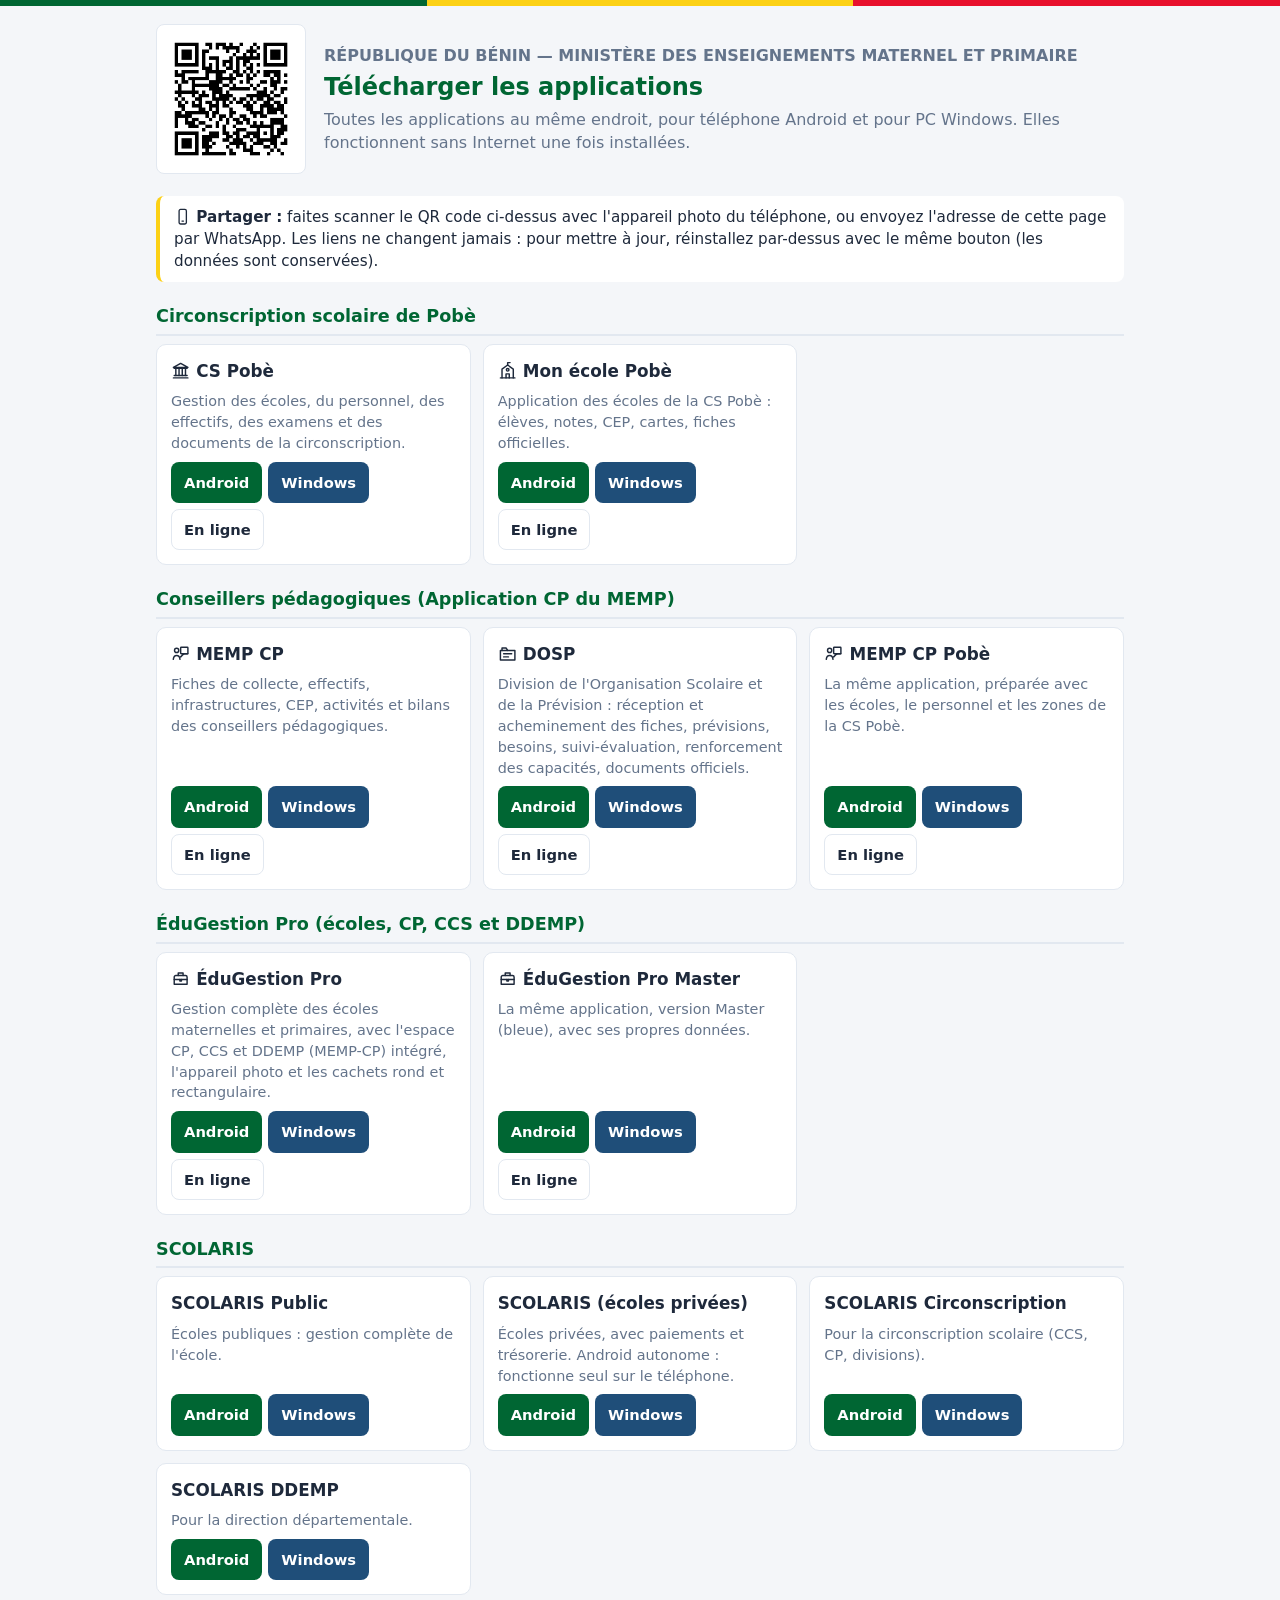
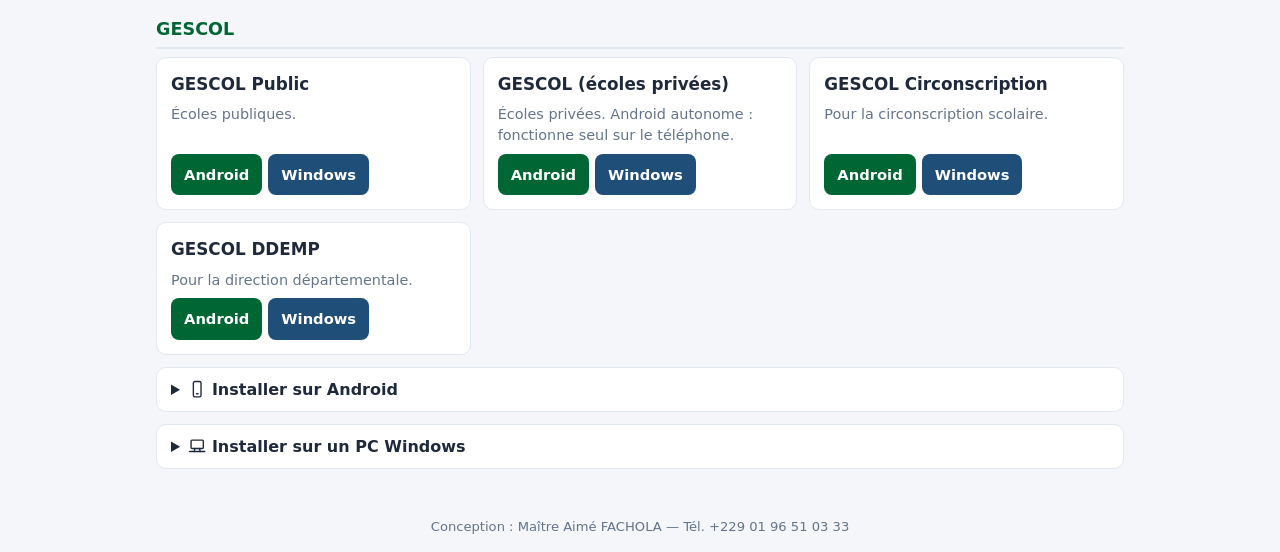
<file: telecharger.html>
<!doctype html>
<html lang="fr">
<head>
<meta charset="utf-8">
<script src="js/icones.js"></script>
<meta name="viewport" content="width=device-width,initial-scale=1">
<title>Télécharger les applications — MEMP Bénin</title>
<meta name="description" content="Toutes les applications : CS Pobè, Mon école, MEMP CP, SCOLARIS, GESCOL — Android et Windows.">
<link rel="icon" href="icons/icon-192.png">
<style>
:root{--vert:#006633;--jaune:#fcd116;--rouge:#e8112d;--encre:#1e293b;--doux:#64748b;--fond:#f4f6f9;--carte:#fff;--ligne:#e2e8f0}
@media (prefers-color-scheme:dark){:root:not([data-theme="light"]){--encre:#e5e7eb;--doux:#9ca3af;--fond:#0f172a;--carte:#1e293b;--ligne:#334155}}
*{box-sizing:border-box}
body{margin:0;font-family:system-ui,-apple-system,"Segoe UI",Roboto,Arial,sans-serif;background:var(--fond);color:var(--encre);line-height:1.45}
.drapeau{display:flex;height:6px}.drapeau i{flex:1}.drapeau i:nth-child(1){background:var(--vert)}.drapeau i:nth-child(2){background:var(--jaune)}.drapeau i:nth-child(3){background:var(--rouge)}
header{max-width:1000px;margin:0 auto;padding:18px 16px 4px;display:flex;gap:18px;align-items:center;flex-wrap:wrap}
header img.qr{width:150px;height:150px;background:#fff;border-radius:8px;padding:4px;border:1px solid var(--ligne)}
header h1{margin:.1em 0;font-size:1.5rem;color:var(--vert)}
header p{margin:.2em 0;color:var(--doux)}
.texte{flex:1;min-width:240px}
main{max-width:1000px;margin:0 auto;padding:8px 16px 32px}
.astuce{background:var(--carte);border-left:4px solid var(--jaune);border-radius:8px;padding:10px 14px;margin:10px 0 16px;font-size:.95rem}
h2{font-size:1.1rem;margin:22px 0 8px;color:var(--vert);border-bottom:2px solid var(--ligne);padding-bottom:4px}
.grille{display:grid;grid-template-columns:repeat(auto-fill,minmax(280px,1fr));gap:12px}
.app{background:var(--carte);border:1px solid var(--ligne);border-radius:10px;padding:14px;display:flex;flex-direction:column;gap:8px}
.app h3{margin:0;font-size:1.05rem}
.app p{margin:0;color:var(--doux);font-size:.9rem}
.btns{display:flex;flex-wrap:wrap;gap:6px;margin-top:auto}
a.b{display:inline-flex;align-items:center;gap:6px;padding:9px 12px;border-radius:8px;text-decoration:none;font-weight:600;font-size:.92rem;border:1px solid transparent}
a.and{background:var(--vert);color:#fff}a.win{background:#1f4e79;color:#fff}a.web{background:transparent;color:var(--encre);border-color:var(--ligne)}
a.b.conseil{outline:3px solid var(--jaune);outline-offset:1px}
details{background:var(--carte);border:1px solid var(--ligne);border-radius:10px;padding:10px 14px;margin-top:12px}
summary{cursor:pointer;font-weight:600}
ol{padding-left:20px;margin:.4em 0}
footer{text-align:center;color:var(--doux);font-size:.82rem;padding:16px}
@media print{a.b{border:1px solid #999}.astuce,details{break-inside:avoid}}
</style>
</head>
<body>
<div class="drapeau"><i></i><i></i><i></i></div>
<header>
  <img class="qr" src="telecharger-qr.png" alt="QR code de cette page de téléchargement">
  <div class="texte">
    <p><b>RÉPUBLIQUE DU BÉNIN — MINISTÈRE DES ENSEIGNEMENTS MATERNEL ET PRIMAIRE</b></p>
    <h1>Télécharger les applications</h1>
    <p>Toutes les applications au même endroit, pour téléphone Android et pour PC Windows. Elles fonctionnent sans Internet une fois installées.</p>
    <p id="appareil"></p>
  </div>
</header>
<main>
  <div class="astuce"><svg class="ico ico-telephone" data-ico="telephone" viewBox="0 0 24 24" fill="none" stroke="currentColor" stroke-width="1.8" stroke-linecap="round" stroke-linejoin="round" aria-hidden="true" focusable="false"><rect x="7" y="2" width="10" height="20" rx="2"/><path d="M11 18h2"/></svg> <b>Partager :</b> faites scanner le QR code ci-dessus avec l'appareil photo du téléphone, ou envoyez l'adresse de cette page par WhatsApp.
    Les liens ne changent jamais : pour mettre à jour, réinstallez par-dessus avec le même bouton (les données sont conservées).</div>

  <h2>Circonscription scolaire de Pobè</h2>
  <div class="grille">
    <div class="app"><h3><svg class="ico ico-institution" data-ico="institution" viewBox="0 0 24 24" fill="none" stroke="currentColor" stroke-width="1.8" stroke-linecap="round" stroke-linejoin="round" aria-hidden="true" focusable="false"><path d="M3 21h18"/><path d="M4 18h16"/><path d="M4 9h16"/><path d="M12 3l9 5H3z"/><path d="M6 9v9"/><path d="M10 9v9"/><path d="M14 9v9"/><path d="M18 9v9"/></svg> CS Pobè</h3><p>Gestion des écoles, du personnel, des effectifs, des examens et des documents de la circonscription.</p>
      <div class="btns"><a class="b and" href="https://github.com/aimefachola200-bit/scolaris/releases/download/cs-pobe/CS-Pobe.apk">Android</a>
        <a class="b win" href="https://github.com/aimefachola200-bit/scolaris/releases/download/cs-pobe/CS-Pobe-Installation.exe">Windows</a>
        <a class="b web" href="https://aimefachola200-bit.github.io/cs-pobe/">En ligne</a></div></div>
    <div class="app"><h3><svg class="ico ico-ecole" data-ico="ecole" viewBox="0 0 24 24" fill="none" stroke="currentColor" stroke-width="1.8" stroke-linecap="round" stroke-linejoin="round" aria-hidden="true" focusable="false"><path d="M3 21h18"/><path d="M5 21V10l7-5 7 5v11"/><path d="M10 21v-5h4v5"/><path d="M12 5V2h3"/><circle cx="12" cy="11" r="1.6"/></svg> Mon école Pobè</h3><p>Application des écoles de la CS Pobè : élèves, notes, CEP, cartes, fiches officielles.</p>
      <div class="btns"><a class="b and" href="https://github.com/aimefachola200-bit/scolaris/releases/download/cs-pobe/Ecole-Pobe.apk">Android</a>
        <a class="b win" href="https://github.com/aimefachola200-bit/scolaris/releases/download/cs-pobe/Ecole-Pobe-Installation.exe">Windows</a>
        <a class="b web" href="https://aimefachola200-bit.github.io/cs-pobe/ecole/">En ligne</a></div></div>
  </div>

  <h2>Conseillers pédagogiques (Application CP du MEMP)</h2>
  <div class="grille">
    <div class="app"><h3><svg class="ico ico-enseignant" data-ico="enseignant" viewBox="0 0 24 24" fill="none" stroke="currentColor" stroke-width="1.8" stroke-linecap="round" stroke-linejoin="round" aria-hidden="true" focusable="false"><circle cx="7" cy="8" r="2.6"/><path d="M2.8 19c.4-3 2.2-4.6 4.2-4.6S10.8 16 11.2 19"/><rect x="12" y="4" width="9" height="8" rx="0.8"/><path d="M12 16l4-4"/><path d="M14 12h7"/></svg> MEMP CP</h3><p>Fiches de collecte, effectifs, infrastructures, CEP, activités et bilans des conseillers pédagogiques.</p>
      <div class="btns"><a class="b and" href="https://github.com/aimefachola200-bit/scolaris/releases/download/memp-cp/MEMP-CP.apk">Android</a>
        <a class="b win" href="https://github.com/aimefachola200-bit/scolaris/releases/download/memp-cp/MEMP-CP-Installation.exe">Windows</a>
        <a class="b web" href="https://aimefachola200-bit.github.io/memp-cp-app/">En ligne</a></div></div>
    <div class="app"><h3><svg class="ico ico-classeur" data-ico="classeur" viewBox="0 0 24 24" fill="none" stroke="currentColor" stroke-width="1.8" stroke-linecap="round" stroke-linejoin="round" aria-hidden="true" focusable="false"><path d="M3 8h18v12H3z"/><path d="M5 8V5h5l2 3"/><path d="M7 12h10"/><path d="M7 16h6"/></svg> DOSP</h3><p>Division de l'Organisation Scolaire et de la Prévision : réception et acheminement des fiches, prévisions, besoins, suivi-évaluation, renforcement des capacités, documents officiels.</p>
      <div class="btns"><a class="b and" href="https://github.com/aimefachola200-bit/scolaris/releases/download/memp-cp/DOSP.apk">Android</a>
        <a class="b win" href="https://github.com/aimefachola200-bit/scolaris/releases/download/memp-cp/DOSP-Installation.exe">Windows</a>
        <a class="b web" href="https://aimefachola200-bit.github.io/memp-cp-app/dosp/">En ligne</a></div></div>
    <div class="app"><h3><svg class="ico ico-enseignant" data-ico="enseignant" viewBox="0 0 24 24" fill="none" stroke="currentColor" stroke-width="1.8" stroke-linecap="round" stroke-linejoin="round" aria-hidden="true" focusable="false"><circle cx="7" cy="8" r="2.6"/><path d="M2.8 19c.4-3 2.2-4.6 4.2-4.6S10.8 16 11.2 19"/><rect x="12" y="4" width="9" height="8" rx="0.8"/><path d="M12 16l4-4"/><path d="M14 12h7"/></svg> MEMP CP Pobè</h3><p>La même application, préparée avec les écoles, le personnel et les zones de la CS Pobè.</p>
      <div class="btns"><a class="b and" href="https://github.com/aimefachola200-bit/scolaris/releases/download/memp-cp/MEMP-CP-Pobe.apk">Android</a>
        <a class="b win" href="https://github.com/aimefachola200-bit/scolaris/releases/download/memp-cp/MEMP-CP-Pobe-Installation.exe">Windows</a>
        <a class="b web" href="https://aimefachola200-bit.github.io/memp-cp-pobe/">En ligne</a></div></div>
  </div>

  <h2>ÉduGestion Pro (écoles, CP, CCS et DDEMP)</h2>
  <div class="grille">
    <div class="app"><h3><svg class="ico ico-cartable" data-ico="cartable" viewBox="0 0 24 24" fill="none" stroke="currentColor" stroke-width="1.8" stroke-linecap="round" stroke-linejoin="round" aria-hidden="true" focusable="false"><path d="M6 8h12a2 2 0 0 1 2 2v9H4v-9a2 2 0 0 1 2-2z"/><path d="M9 8V5h6v3"/><path d="M4 13h16"/><path d="M11 13v2h2v-2"/></svg> ÉduGestion Pro</h3><p>Gestion complète des écoles maternelles et primaires, avec l'espace CP, CCS et DDEMP (MEMP-CP) intégré, l'appareil photo et les cachets rond et rectangulaire.</p>
      <div class="btns"><a class="b and" href="https://github.com/aimefachola200-bit/scolaris/releases/download/edugestion/EduGestion-Pro.apk">Android</a>
        <a class="b win" href="https://github.com/aimefachola200-bit/scolaris/releases/download/edugestion/EduGestion-Pro-Installation.exe">Windows</a>
        <a class="b web" href="https://aimefachola200-bit.github.io/memp-cp-app/edugestion/">En ligne</a></div></div>
    <div class="app"><h3><svg class="ico ico-cartable" data-ico="cartable" viewBox="0 0 24 24" fill="none" stroke="currentColor" stroke-width="1.8" stroke-linecap="round" stroke-linejoin="round" aria-hidden="true" focusable="false"><path d="M6 8h12a2 2 0 0 1 2 2v9H4v-9a2 2 0 0 1 2-2z"/><path d="M9 8V5h6v3"/><path d="M4 13h16"/><path d="M11 13v2h2v-2"/></svg> ÉduGestion Pro Master</h3><p>La même application, version Master (bleue), avec ses propres données.</p>
      <div class="btns"><a class="b and" href="https://github.com/aimefachola200-bit/scolaris/releases/download/edugestion/EduGestion-Pro-Master.apk">Android</a>
        <a class="b win" href="https://github.com/aimefachola200-bit/scolaris/releases/download/edugestion/EduGestion-Pro-Master-Installation.exe">Windows</a>
        <a class="b web" href="https://aimefachola200-bit.github.io/memp-cp-app/edugestion-master/">En ligne</a></div></div>
  </div>

  <h2>SCOLARIS</h2>
  <div class="grille">
    <div class="app"><h3>SCOLARIS Public</h3><p>Écoles publiques : gestion complète de l'école.</p>
      <div class="btns"><a class="b and" href="https://github.com/aimefachola200-bit/scolaris/releases/latest/download/SCOLARIS-Public.apk">Android</a>
        <a class="b win" href="https://github.com/aimefachola200-bit/scolaris/releases/latest/download/SCOLARIS-Public-Installation.exe">Windows</a></div></div>
    <div class="app"><h3>SCOLARIS (écoles privées)</h3><p>Écoles privées, avec paiements et trésorerie. Android autonome : fonctionne seul sur le téléphone.</p>
      <div class="btns"><a class="b and" href="https://github.com/aimefachola200-bit/scolaris/releases/latest/download/SCOLARIS-Autonome.apk">Android</a>
        <a class="b win" href="https://github.com/aimefachola200-bit/scolaris/releases/latest/download/SCOLARIS-Installation.exe">Windows</a></div></div>
    <div class="app"><h3>SCOLARIS Circonscription</h3><p>Pour la circonscription scolaire (CCS, CP, divisions).</p>
      <div class="btns"><a class="b and" href="https://github.com/aimefachola200-bit/scolaris/releases/latest/download/SCOLARIS-Circonscription.apk">Android</a>
        <a class="b win" href="https://github.com/aimefachola200-bit/scolaris/releases/latest/download/SCOLARIS-Circonscription-Installation.exe">Windows</a></div></div>
    <div class="app"><h3>SCOLARIS DDEMP</h3><p>Pour la direction départementale.</p>
      <div class="btns"><a class="b and" href="https://github.com/aimefachola200-bit/scolaris/releases/latest/download/SCOLARIS-DDEMP.apk">Android</a>
        <a class="b win" href="https://github.com/aimefachola200-bit/scolaris/releases/latest/download/SCOLARIS-DDEMP-Installation.exe">Windows</a></div></div>
  </div>

  <h2>GESCOL</h2>
  <div class="grille">
    <div class="app"><h3>GESCOL Public</h3><p>Écoles publiques.</p>
      <div class="btns"><a class="b and" href="https://github.com/aimefachola200-bit/gescol/releases/latest/download/GESCOL-Public.apk">Android</a>
        <a class="b win" href="https://github.com/aimefachola200-bit/gescol/releases/latest/download/GESCOL-Public-Installation.exe">Windows</a></div></div>
    <div class="app"><h3>GESCOL (écoles privées)</h3><p>Écoles privées. Android autonome : fonctionne seul sur le téléphone.</p>
      <div class="btns"><a class="b and" href="https://github.com/aimefachola200-bit/gescol/releases/latest/download/GESCOL-Autonome.apk">Android</a>
        <a class="b win" href="https://github.com/aimefachola200-bit/gescol/releases/latest/download/GESCOL-Installation.exe">Windows</a></div></div>
    <div class="app"><h3>GESCOL Circonscription</h3><p>Pour la circonscription scolaire.</p>
      <div class="btns"><a class="b and" href="https://github.com/aimefachola200-bit/gescol/releases/latest/download/GESCOL-Circonscription.apk">Android</a>
        <a class="b win" href="https://github.com/aimefachola200-bit/gescol/releases/latest/download/GESCOL-Circonscription-Installation.exe">Windows</a></div></div>
    <div class="app"><h3>GESCOL DDEMP</h3><p>Pour la direction départementale.</p>
      <div class="btns"><a class="b and" href="https://github.com/aimefachola200-bit/gescol/releases/latest/download/GESCOL-DDEMP.apk">Android</a>
        <a class="b win" href="https://github.com/aimefachola200-bit/gescol/releases/latest/download/GESCOL-DDEMP-Installation.exe">Windows</a></div></div>
  </div>

  <details><summary><svg class="ico ico-telephone" data-ico="telephone" viewBox="0 0 24 24" fill="none" stroke="currentColor" stroke-width="1.8" stroke-linecap="round" stroke-linejoin="round" aria-hidden="true" focusable="false"><rect x="7" y="2" width="10" height="20" rx="2"/><path d="M11 18h2"/></svg> Installer sur Android</summary><ol>
    <li>Touchez le bouton <b>Android</b> de l'application voulue : le fichier se télécharge.</li>
    <li>Ouvrez le fichier téléchargé. Si le téléphone le demande, autorisez l'installation depuis le navigateur.</li>
    <li>Touchez <b>Installer</b>. À la première photo, autorisez la caméra.</li></ol></details>
  <details><summary><svg class="ico ico-ordinateur" data-ico="ordinateur" viewBox="0 0 24 24" fill="none" stroke="currentColor" stroke-width="1.8" stroke-linecap="round" stroke-linejoin="round" aria-hidden="true" focusable="false"><rect x="4" y="4" width="16" height="11" rx="1.2"/><path d="M2 19h20"/><path d="M9 15l-1 4"/><path d="M15 15l1 4"/></svg> Installer sur un PC Windows</summary><ol>
    <li>Cliquez sur le bouton <b>Windows</b> de l'application voulue, puis ouvrez le fichier téléchargé.</li>
    <li>Si Windows affiche « Windows a protégé votre PC » : <b>Informations complémentaires</b> puis <b>Exécuter quand même</b>.</li>
    <li>Cochez « Créer une icône sur le Bureau », puis lancez l'application.</li></ol></details>
</main>
<footer>Conception : Maître Aimé FACHOLA — Tél. +229 01 96 51 03 33</footer>
<script>
(function () {
  var ua = navigator.userAgent || '', android = /Android/i.test(ua), windows = /Windows/i.test(ua);
  var p = document.getElementById('appareil');
  if (android) { p.textContent = '\uE045 Votre appareil : Android — touchez les boutons verts « Android ».'; }
  else if (windows) { p.textContent = '\uE072 Votre appareil : PC Windows — cliquez sur les boutons bleus « Windows ».'; }
  var cls = android ? 'and' : (windows ? 'win' : '');
  if (cls) { document.querySelectorAll('a.b.' + cls).forEach(function (a) { a.classList.add('conseil'); }); }
})();
</script>
</body>
</html>
</file>
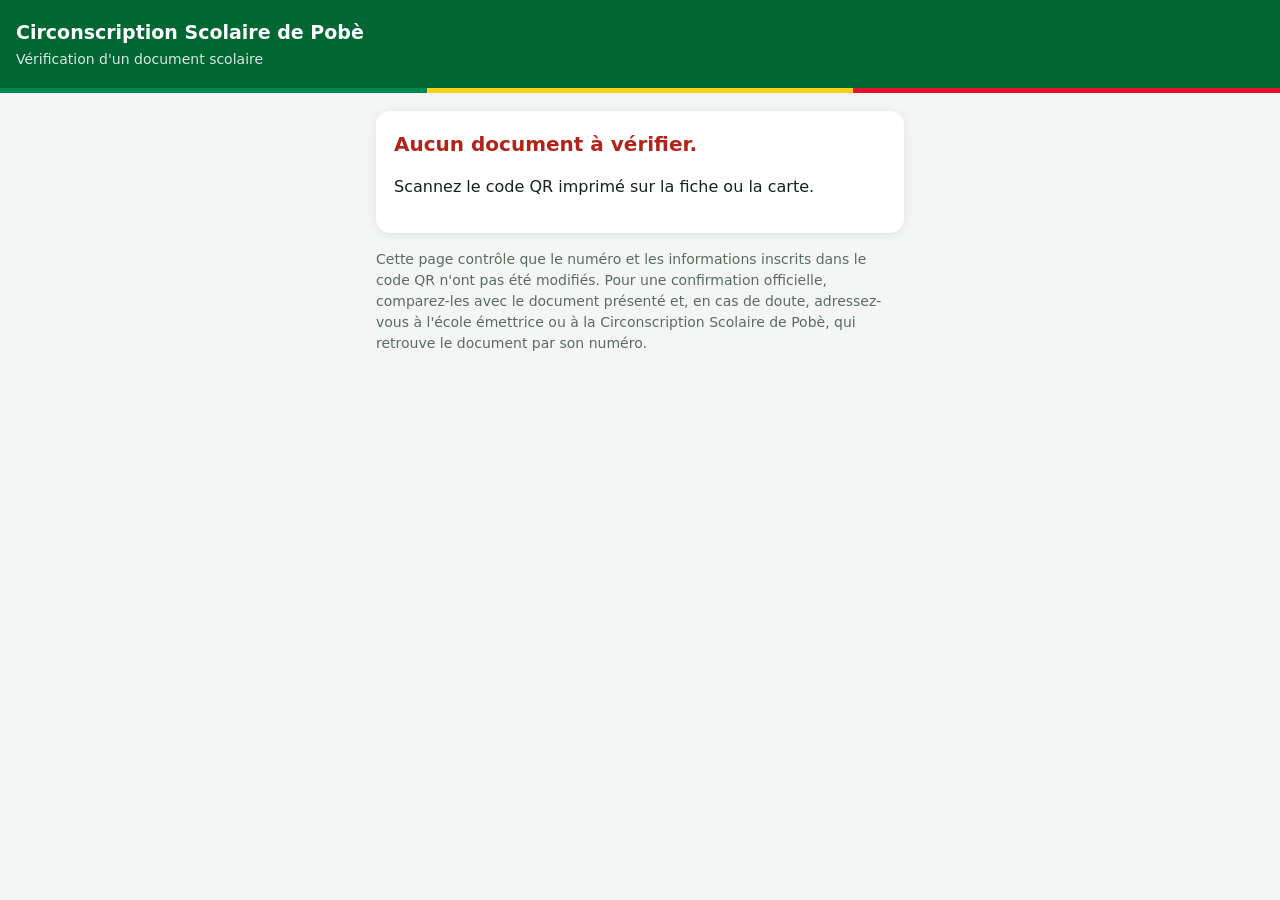
<file: v.html>
<!doctype html>
<html lang="fr">
<head>
<meta charset="utf-8">
<script src="js/icones.js"></script>
<meta name="viewport" content="width=device-width, initial-scale=1">
<title>Vérification d'un document — CS Pobè</title>
<meta name="description" content="Vérification des documents scolaires émis par les applications de la Circonscription Scolaire de Pobè">
<style>
 :root { --vert: #006633; --fond: #f3f6f4; --texte: #17201b; --muet: #5b6b62; --ok: #067647; --ko: #b42318; --carte: #fff; }
 @media (prefers-color-scheme: dark) { :root:not([data-theme="light"]) { --fond: #101613; --texte: #e8efe9; --muet: #9fb0a5; --carte: #18211c; --ok: #4ade80; --ko: #f87171; } }
 :root[data-theme="dark"] { --fond: #101613; --texte: #e8efe9; --muet: #9fb0a5; --carte: #18211c; --ok: #4ade80; --ko: #f87171; }
 * { box-sizing: border-box; }
 body { margin: 0; font: 16px/1.5 system-ui, "Segoe UI", Roboto, Arial, sans-serif; background: var(--fond); color: var(--texte); }
 header { background: var(--vert); color: #fff; padding: 18px 16px; }
 header h1 { margin: 0; font-size: 19px; } header p { margin: 2px 0 0; opacity: .85; font-size: 14px; }
 .filet { display: flex; height: 5px; } .filet span { flex: 1; } .filet span:nth-child(1) { background: #008751; } .filet span:nth-child(2) { background: #FCD116; } .filet span:nth-child(3) { background: #E8112D; }
 main { max-width: 560px; margin: 0 auto; padding: 18px 16px 40px; }
 .carte { background: var(--carte); border-radius: 14px; padding: 18px; box-shadow: 0 2px 10px rgba(0,0,0,.08); }
 .etat { font-size: 20px; font-weight: 700; margin: 0 0 10px; } .ok { color: var(--ok); } .ko { color: var(--ko); }
 dl { margin: 0; display: grid; grid-template-columns: auto 1fr; gap: 6px 14px; } dt { color: var(--muet); } dd { margin: 0; font-weight: 600; word-break: break-word; }
 .note { color: var(--muet); font-size: 14px; margin-top: 16px; }
</style>
</head>
<body>
<header><h1>Circonscription Scolaire de Pobè</h1><p>Vérification d'un document scolaire</p></header>
<div class="filet"><span></span><span></span><span></span></div>
<main><div class="carte" id="res"><p class="etat">Lecture…</p></div>
<p class="note">Cette page contrôle que le numéro et les informations inscrits dans le code QR n'ont pas été modifiés. Pour une
confirmation officielle, comparez-les avec le document présenté et, en cas de doute, adressez-vous à l'école émettrice ou à la
Circonscription Scolaire de Pobè, qui retrouve le document par son numéro.</p></main>
<script>
function verifier() {
  'use strict';
  function empreinte(texte) {
    var h1 = 0x811c9dc5, h2 = 0x01000193;
    for (var i = 0; i < texte.length; i++) {
      h1 = ((h1 ^ texte.charCodeAt(i)) * 0x01000193) >>> 0;
      h2 = ((h2 + texte.charCodeAt(i) * (i + 7)) * 0x85ebca6b) >>> 0;
    }
    return (h1.toString(36) + h2.toString(36)).slice(0, 11).toUpperCase();
  }
  var TYPES = { CEP: "Fiche d'inscription au CEP", CC: 'Carte scolaire du candidat', CI: "Carte d'identité scolaire", CNI: 'Fiche de demande de carte d’identité',
    CERT: 'Certificat', RELEVE: 'Relevé de notes', ATT: 'Attestation', REGISTRE: "Registre d'appel (présence des élèves)",
    RELEVEMENS: 'Tableau de relevés mensuels de présence', AFFICHAGE: "Tableau d'affichage de la classe", STATPRES: 'Statistiques de présence',
    STATEVAL: 'Statistiques des évaluations', SYNTHESE: "Synthèse de l'évaluation", PRESENCE: 'Registre de présence du personnel', BULLETIN: 'Bulletin de notes',
    LISTE: 'Liste de classe', PV: 'Procès-verbal', FICHE: 'Fiche officielle', CARRIERE: 'Fiche de carrière', RETRAITE: 'Pièce de retraite', VISITE: 'Rapport de visite' };
  var esc = function (s) { return String(s).replace(/[&<>"]/g, function (c) { return { '&': '&amp;', '<': '&lt;', '>': '&gt;', '"': '&quot;' }[c]; }); };
  var p = {};
  location.hash.replace(/^#/, '').split('&').forEach(function (kv) {
    var i = kv.indexOf('='); if (i > 0) { try { p[kv.slice(0, i)] = decodeURIComponent(kv.slice(i + 1).replace(/\+/g, ' ')); } catch (e) { /* ignoré */ } }
  });
  var res = document.getElementById('res');
  if (!p.n || !p.e) { res.innerHTML = '<p class="etat ko">Aucun document à vérifier.</p><p>Scannez le code QR imprimé sur la fiche ou la carte.</p>'; return; }
  var r = p.r || '';
  var type = String(p.n).split('-')[0], annee = String(p.n).split('-')[1] || '';
  if (type === 'PVS') {
    /* Pilotage et vie scolaire : sport scolaire, tableau de bord… — empreinte sur le numéro et toutes les mentions */
    var PDOCS = { LS: 'Liste certifiée', LI: 'Carte de licence sportive scolaire', AP: 'Attestation de participation', CA: 'Calendrier des rencontres', FM: 'Feuille de match',
      CL: 'Classement officiel', PA: 'Palmarès officiel', QU: 'Liste des qualifiés pour le niveau supérieur', DI: 'Diplôme d’honneur', RE: 'Tableau des records', TB: 'Tableau de bord du pilotage' };
    var pc = [p.d || '', p.b || '', p.m || '', p.f || '', p.t || '', p.s || ''];
    var pok = empreinte('CS-POBE|' + p.n + '|' + pc.join('|')).slice(0, 8) === String(p.e).toUpperCase();
    res.innerHTML = (pok ? '<p class="etat ok">\uE003 Code authentique, non modifié</p>' : '<p class="etat ko">\uE002 Code altéré : ce document ne doit pas être accepté</p>')
      + '<dl><dt>Type</dt><dd>' + esc(PDOCS[p.d] || 'Document') + '</dd><dt>Numéro</dt><dd>' + esc(p.n) + '</dd>'
      + (p.b ? '<dt>Entité</dt><dd>' + esc(p.b) + '</dd>' : '') + (p.m ? '<dt>Objet</dt><dd>' + esc(p.m) + '</dd>' : '')
      + (p.f ? '<dt>Mention</dt><dd>' + esc(p.f) + '</dd>' : '') + (p.t ? '<dt>Date</dt><dd>' + esc(p.t) + '</dd>' : '')
      + (p.s ? '<dt>Signataire</dt><dd>' + esc(p.s) + '</dd>' : '') + '<dt>Code</dt><dd>' + esc(String(p.e).toUpperCase()) + '</dd>'
      + '<dt>Émetteur</dt><dd>Circonscription Scolaire de Pobè — DDEMP Plateau</dd></dl>';
    return;
  }
  if (type === 'UASCEP') {
    /* Pièces des bureaux UASCEP : l'empreinte porte sur le numéro et toutes les mentions du code */
    var DOCS = { C: 'Composition du bureau', P: "Procès-verbal d'élection et d'installation du bureau", A: 'Attestation de fonction', L: 'Liste des bureaux UASCEP',
      S: 'Rapport de fin de saison sportive', R: 'Compte rendu de réunion', J: 'Calendrier, résultats et journal des activités', E: "Fiches d'engagement des équipes",
      F: 'État financier et journal de caisse', I: 'Inventaire du matériel sportif' };
    var ch = [p.d || '', p.b || '', p.m || '', p.f || '', p.t || '', p.s || ''];
    var ok = empreinte('CS-POBE|' + p.n + '|' + ch.join('|')).slice(0, 8) === String(p.e).toUpperCase();
    res.innerHTML = (ok ? '<p class="etat ok">\uE003 Code authentique, non modifié</p>' : '<p class="etat ko">\uE002 Code altéré : ce document ne doit pas être accepté</p>')
      + '<dl><dt>Type</dt><dd>UASCEP — ' + esc(DOCS[p.d] || 'Document') + '</dd><dt>Numéro</dt><dd>' + esc(p.n) + '</dd>'
      + (p.b ? '<dt>Bureau</dt><dd>' + esc(p.b) + '</dd>' : '') + (p.m ? '<dt>Membre</dt><dd>' + esc(p.m) + '</dd>' : '')
      + (p.f ? '<dt>Fonction</dt><dd>' + esc(p.f) + '</dd>' : '') + (p.t ? '<dt>Date</dt><dd>' + esc(p.t) + '</dd>' : '')
      + (p.s ? '<dt>Signataire</dt><dd>' + esc(p.s) + '</dd>' : '') + '<dt>Code</dt><dd>' + esc(String(p.e).toUpperCase()) + '</dd>'
      + '<dt>Émetteur</dt><dd>Circonscription Scolaire de Pobè — DDEMP Plateau</dd></dl>';
    return;
  }
  var bon = empreinte('CS-POBE|' + p.n + '|' + r).slice(0, 8) === String(p.e).toUpperCase();
  res.innerHTML = (bon ? '<p class="etat ok">\uE003 Code authentique, non modifié</p>' : '<p class="etat ko">\uE002 Code altéré : ce document ne doit pas être accepté</p>')
    + '<dl><dt>Document</dt><dd>' + esc(TYPES[type] || type) + '</dd><dt>Numéro</dt><dd>' + esc(p.n) + '</dd>'
    + (annee ? '<dt>Émis en</dt><dd>' + esc(annee) + '</dd>' : '') + (r ? '<dt>Concerne</dt><dd>' + esc(r) + '</dd>' : '')
    + '<dt>Émetteur</dt><dd>Circonscription Scolaire de Pobè — DDEMP Plateau</dd></dl>';
}
verifier();
window.addEventListener('hashchange', verifier);
</script>
</body>
</html>
</file>
<file: css/style.css>
/* CS Pobè — feuille de style. */
* { margin: 0; padding: 0; box-sizing: border-box; font-family: 'Segoe UI', Tahoma, sans-serif; }
body { background: #f0f2f5; color: #333; }

.header {
    background: linear-gradient(135deg, #006633 0%, #FCD116 50%, #E8112D 100%);
    color: white; padding: 15px 30px; box-shadow: 0 2px 10px rgba(0,0,0,0.2);
    display: flex; justify-content: space-between; align-items: center; flex-wrap: wrap; gap: 10px;
}
.header h1 { font-size: 22px; text-shadow: 1px 1px 2px rgba(0,0,0,0.5); }
.header .subtitle { font-size: 13px; opacity: 0.95; }

/* L'en-tête et le menu restent en place ; seule la zone de travail défile. */
.header { position: sticky; top: 0; z-index: 500; }
.container { display: flex; height: calc(100vh - var(--hauteur-entete, 78px)); overflow: hidden; }
.sidebar { width: 260px; flex-shrink: 0; background: #1e293b; color: white; padding: 20px 0;
    box-shadow: 2px 0 10px rgba(0,0,0,0.1); overflow-y: auto; }
.sidebar h3 { padding: 10px 20px; font-size: 14px; color: #94a3b8;
    text-transform: uppercase; margin-top: 10px; }
.menu-item { padding: 12px 20px; cursor: pointer; transition: all 0.3s;
    display: flex; align-items: center; gap: 10px; border-left: 3px solid transparent; }
.menu-item:hover { background: #334155; border-left-color: #FCD116; }
.menu-item.active { background: #006633; border-left-color: #FCD116; }
.menu-item .icon { font-size: 18px; }

.main { flex: 1; padding: 25px; overflow-y: auto; min-width: 0; }
.page-title { font-size: 24px; color: #1e293b; margin-bottom: 20px;
    padding-bottom: 10px; border-bottom: 3px solid #006633;
    display: flex; justify-content: space-between; align-items: center; flex-wrap: wrap; gap: 10px; }

.stats-grid { display: grid; grid-template-columns: repeat(auto-fit, minmax(200px, 1fr));
    gap: 15px; margin-bottom: 25px; }
.stat-card { background: white; padding: 20px; border-radius: 10px;
    box-shadow: 0 2px 8px rgba(0,0,0,0.08); border-left: 4px solid #006633; }
.stat-card.yellow { border-left-color: #FCD116; }
.stat-card.red { border-left-color: #E8112D; }
.stat-card.blue { border-left-color: #0369a1; }
.stat-card h4 { color: #64748b; font-size: 13px; text-transform: uppercase; margin-bottom: 8px; }
.stat-card .value { font-size: 28px; font-weight: bold; color: #1e293b; }
.stat-card .sub { font-size: 12px; color: #94a3b8; margin-top: 5px; }

.btn { padding: 10px 18px; border: none; border-radius: 6px; cursor: pointer;
    font-size: 14px; font-weight: 500; transition: all 0.3s;
    display: inline-flex; align-items: center; gap: 6px; }
.btn-primary { background: #006633; color: white; }
.btn-primary:hover { background: #004d26; }
.btn-danger { background: #E8112D; color: white; }
.btn-danger:hover { background: #b30d23; }
.btn-warning { background: #FCD116; color: #1e293b; }
.btn-info { background: #0369a1; color: white; }
.btn-success { background: #128C4A; color: white; }
.btn-sm { padding: 6px 12px; font-size: 12px; }

.table-container { background: white; border-radius: 10px; overflow: hidden;
    box-shadow: 0 2px 8px rgba(0,0,0,0.08); }
.table-scroll { overflow-x: auto; }
table { width: 100%; border-collapse: collapse; }
th { background: #006633; color: white; padding: 12px 10px; text-align: left; font-size: 13px; }
td { padding: 10px; border-bottom: 1px solid #e2e8f0; font-size: 13px; }
tr:hover { background: #f8fafc; }
.actions { display: flex; gap: 5px; }

.form-container { background: white; padding: 25px; border-radius: 10px;
    box-shadow: 0 2px 8px rgba(0,0,0,0.08); }
.form-grid { display: grid; grid-template-columns: repeat(auto-fit, minmax(250px, 1fr)); gap: 15px; }
.form-group { display: flex; flex-direction: column; }
.form-group label { font-size: 13px; color: #475569; margin-bottom: 5px; font-weight: 500; }
.form-group input, .form-group select, .form-group textarea {
    padding: 8px 12px; border: 1px solid #cbd5e1; border-radius: 6px;
    font-size: 14px; transition: border 0.3s; }
.form-group input:focus, .form-group select:focus { outline: none; border-color: #006633; }
.form-section { background: #f8fafc; padding: 15px; border-radius: 8px; margin-bottom: 15px;
    border-left: 3px solid #006633; }
.form-section h4 { color: #006633; margin-bottom: 12px; font-size: 15px; }

.modal { display: none; position: fixed; top: 0; left: 0; width: 100%; height: 100%;
    background: rgba(0,0,0,0.6); z-index: 1000; justify-content: center; align-items: flex-start;
    overflow-y: auto; padding: 30px 0; }
.modal.active { display: flex; }
.modal-content { background: white; padding: 25px; border-radius: 10px; width: 90%;
    max-width: 900px; max-height: 90vh; overflow-y: auto; }
.modal-header { display: flex; justify-content: space-between; align-items: center;
    margin-bottom: 20px; padding-bottom: 10px; border-bottom: 2px solid #006633; }
.close-btn { background: none; border: none; font-size: 24px; cursor: pointer; color: #64748b; }

.tabs { display: flex; gap: 5px; margin-bottom: 15px; border-bottom: 2px solid #e2e8f0; flex-wrap: wrap; }
.tab { padding: 10px 18px; cursor: pointer; background: #f1f5f9;
    border-radius: 6px 6px 0 0; font-size: 13px; font-weight: 500; }
.tab.active { background: #006633; color: white; }
.tab-content { display: none; }
.tab-content.active { display: block; }

.search-bar { background: white; padding: 15px; border-radius: 10px; margin-bottom: 15px;
    display: flex; gap: 10px; flex-wrap: wrap; box-shadow: 0 2px 8px rgba(0,0,0,0.08); }
.search-bar input, .search-bar select { padding: 8px 12px; border: 1px solid #cbd5e1;
    border-radius: 6px; flex: 1; min-width: 150px; }

.badge { padding: 3px 8px; border-radius: 12px; font-size: 11px; font-weight: 500; }
.badge-success { background: #d1fae5; color: #065f46; }
.badge-warning { background: #fef3c7; color: #92400e; }
.badge-danger { background: #fee2e2; color: #991b1b; }
.badge-info { background: #dbeafe; color: #1e40af; }

.alert { padding: 12px 15px; border-radius: 6px; margin-bottom: 15px; }
.alert-info { background: #dbeafe; color: #1e40af; border-left: 4px solid #3b82f6; }
.alert-warning { background: #fef3c7; color: #92400e; border-left: 4px solid #f59e0b; }
.alert-danger { background: #fee2e2; color: #991b1b; border-left: 4px solid #ef4444; }
.alert-success { background: #d1fae5; color: #065f46; border-left: 4px solid #10b981; }

/* Import Excel */
.zone-depot { border: 2px dashed #94a3b8; border-radius: 10px; padding: 30px;
    text-align: center; color: #64748b; cursor: pointer; transition: all .2s; background: #f8fafc; }
.zone-depot:hover, .zone-depot.survol { border-color: #006633; background: #ecfdf5; color: #006633; }
.apercu-import { max-height: 320px; overflow: auto; margin-top: 15px;
    border: 1px solid #e2e8f0; border-radius: 8px; }
.apercu-import table { font-size: 12px; }
.apercu-import th { position: sticky; top: 0; }
.correspondances { display: grid; grid-template-columns: repeat(auto-fit, minmax(280px, 1fr));
    gap: 10px; margin-top: 15px; }
.correspondance { background: #f8fafc; padding: 8px 10px; border-radius: 6px;
    border-left: 3px solid #cbd5e1; font-size: 13px; }
.correspondance.reconnue { border-left-color: #006633; }
.correspondance select { width: 100%; margin-top: 4px; padding: 5px; font-size: 12px;
    border: 1px solid #cbd5e1; border-radius: 4px; }

.hidden { display: none !important; }
.text-center { text-align: center; }
.mt-15 { margin-top: 15px; }
.mb-15 { margin-bottom: 15px; }

@media print {
    .container { height: auto; overflow: visible; }
    .main { overflow: visible; }
    .header, .sidebar, .page-title, .search-bar, .btn, .close-btn, .tabs { display: none !important; }
    .modal { position: static; background: none; padding: 0; display: block; }
    .modal-content { box-shadow: none; max-width: 100%; width: 100%; max-height: none; }
    .main { padding: 0; }
}

@media (max-width: 768px) {
    /* Sur un écran étroit, tout défile ensemble : figer le menu mangerait
       la moitié de la hauteur utile. */
    .container { flex-direction: column; height: auto; overflow: visible; }
    .sidebar { width: 100%; overflow: visible; }
    .header { position: static; }
}

/* Pièces d'authentification */
.cachet { display: block; }
.bloc-verification { display: flex; align-items: center; gap: 10px; }
.bloc-verification .qr svg { display: block; }
.bloc-signature { text-align: center; min-width: 190px; }
.bloc-signature .signature { max-height: 52px; display: block; margin: 0 auto 2px; }
.bloc-signature .signature-vide { height: 52px; }
.ligne-signature { border-top: 1px solid #334155; margin: 0 12px 4px; }
.petit { font-size: 11px; }
.muet { color: #64748b; }
.pied-document { display: flex; justify-content: space-between; align-items: flex-end;
  gap: 20px; margin-top: 22px; flex-wrap: wrap; }
.apercu-cachet { display: flex; align-items: center; gap: 14px; flex-wrap: wrap; }

/* Listes d'apprenants */
.photo-apprenant { width: 38px; height: 46px; object-fit: cover; border-radius: 4px;
  border: 1px solid #cbd5e1; display: block; }
.photo-absente { width: 38px; height: 46px; border-radius: 4px; border: 1px dashed #cbd5e1;
  display: flex; align-items: center; justify-content: center; color: #94a3b8; font-size: 18px; }
.liste-classe { width: 100%; border-collapse: collapse; font-size: 11px; }
.liste-classe th, .liste-classe td { border: 1px solid #cbd5e1; padding: 4px 5px; }
.liste-classe img { width: 34px; height: 42px; object-fit: cover; }
.liste-classe .emargement { min-width: 90px; }

/* Documents au format A4 */
.page-a4 { width: 100%; max-width: 760px; margin: 0 auto; background: #fff;
  border: 1px solid #cbd5e1; padding: 28px 34px; font-size: 13.5px; line-height: 1.7; }
.page-a4 .entete-a4 { display: flex; justify-content: space-between; gap: 20px;
  font-size: 11.5px; line-height: 1.35; }
.page-a4 .titre-a4 { text-align: center; text-decoration: underline; margin: 22px 0 18px;
  font-size: 17px; letter-spacing: .5px; }
.page-a4 .corps-a4 p { margin-bottom: 6px; }
@page { size: A4; margin: 14mm; }
@media print {
  .page-a4 { border: 0; max-width: none; padding: 0; }
}

/* En-tête officiel des documents */
.entete-officiel { display: flex; align-items: center; justify-content: space-between;
  gap: 18px; }
.entete-officiel .entete-embleme { min-width: 130px; display: flex; justify-content: center; }
.entete-officiel .entete-mentions { text-align: center; flex: 1; font-size: 12px;
  line-height: 1.35; }
.entete-officiel .entete-mentions b { letter-spacing: .3px; }
.entete-contact { font-size: 10.5px; line-height: 1.45; text-align: right; color: #1e293b; }
.entete-service { font-size: 11px; line-height: 1.4; margin-top: 6px; max-width: 62%;
  border-bottom: 2px solid #006633; padding-bottom: 8px; margin-bottom: 14px; }
.separateur-etoiles { letter-spacing: 1px; color: #64748b; font-size: 10px; }
.entete-reference { margin-top: 4px; }
.filet-national { display: flex; justify-content: center; gap: 3px; margin: 5px 0; }
.filet-national span { display: block; width: 34px; height: 5px; }
.filet-national span:nth-child(1) { background: #008751; }
.filet-national span:nth-child(2) { background: #FCD116; }
.filet-national span:nth-child(3) { background: #E8112D; }
.embleme-absent { display: flex; flex-direction: column; align-items: center; gap: 4px;
  color: #94a3b8; font-size: 9.5px; text-align: center; }

/* Visas et contreseing des certificats */
.visas { margin-top: 18px; text-align: center; }
.bloc-visas { display: flex; justify-content: space-around; gap: 24px; margin-top: 26px; }
.visa { flex: 1; max-width: 260px; }
.contreseing { display: flex; align-items: flex-end; justify-content: flex-end;
  gap: 18px; margin-top: 22px; border-top: 1px dashed #cbd5e1; padding-top: 14px; }

/* Fiche d'inscription au CEP */
.cadre-photo { width: 118px; min-height: 142px; border: 1px solid #64748b;
  display: flex; align-items: center; justify-content: center; text-align: center;
  color: #94a3b8; font-size: 11px; flex-shrink: 0; }
.cadre-photo img { width: 100%; height: 100%; object-fit: cover; }
.cadre-ddemp { border: 1px solid #64748b; padding: 10px 14px; margin-top: 18px; }

/* ===== Modules ajoutés : bilans, documents de référence, appareil photo =====
   Conception : Maître Aimé FACHOLA — Tél. +229 01 96 51 03 33 */
.credit-concepteur { margin: 18px 14px 6px; padding: 10px; border-top: 1px solid #475569; font-size: 11px; color: #94a3b8; text-align: center; line-height: 1.5; }
.credit-concepteur b { color: #FCD116; }
#bandeauImpression { display: none; }
#bandeauImpression img { max-height: 30mm; max-width: 100%; width: auto; height: auto; display: block; margin: 0 auto; }

.xcard { background: #fff; border-radius: 10px; padding: 16px 18px; margin-bottom: 16px; box-shadow: 0 2px 8px rgba(0,0,0,.08); }
.xcard h3 { color: #1e293b; margin-bottom: 10px; font-size: 16px; }
.xnote { color: #64748b; font-size: 12.5px; margin: 6px 0 10px; }
.xbar { display: flex; flex-wrap: wrap; gap: 8px; margin: 10px 0 14px; align-items: center; }
.btn-sm { padding: 5px 10px; font-size: 12px; }
.btn:not([class*="btn-"]) { background: #e2e8f0; color: #1e293b; }
.table-container tr.sel td { background: #fff7cc; }
.table-container tbody tr { cursor: pointer; }
.xwide { grid-column: 1 / -1; }
.xone { grid-template-columns: 1fr; }
.xsearch { width: 100%; padding: 10px; border: 2px solid #e2e8f0; border-radius: 6px; margin-bottom: 10px; font-size: 14px; }
.xres { background: #fff; border-left: 4px solid #006633; border-radius: 6px; padding: 10px 12px; margin-bottom: 8px; cursor: pointer; box-shadow: 0 1px 4px rgba(0,0,0,.07); }
.xres:hover { background: #f0fdf4; }
.xpre { white-space: pre-wrap; font: 13px/1.5 'Segoe UI', sans-serif; max-height: 60vh; overflow: auto; }
.xreg { max-width: 100%; border: 1px solid #cbd5e1; border-radius: 6px; background: #fff; }
.axes { margin: 6px 0 0 18px; font-size: 12.5px; color: #475569; }
.tabs .tab { user-select: none; }

.gridwrap { overflow-x: auto; }
table.g { border-collapse: collapse; font-size: 12px; min-width: 100%; }
table.g th, table.g td { border: 1px solid #cbd5e1; padding: 3px 4px; text-align: center; }
table.g th { background: #e8f2ec; color: #1e293b; font-weight: 600; position: static; }
table.g td.lab { text-align: left; font-weight: 600; background: #f1f5f9; white-space: nowrap; }
table.g td.calc { background: #f3f4f6; font-weight: 600; min-width: 44px; }
table.g tr.tot td { background: #fff3c4; font-weight: 700; }
table.g input, table.g textarea { width: 100%; min-width: 52px; border: 1px solid #e2e8f0; border-radius: 4px; padding: 4px; text-align: center; font-size: 12px; }
table.g textarea { resize: vertical; }

.photo-grid { display: grid; grid-template-columns: repeat(auto-fill, minmax(220px, 1fr)); gap: 12px; margin-top: 10px; }
.photo { background: #f8fafc; border: 1px solid #e2e8f0; border-radius: 8px; padding: 8px; display: flex; flex-direction: column; gap: 6px; margin: 0; }
.photo img { width: 100%; border-radius: 6px; }
.photo input { padding: 5px; border: 1px solid #cbd5e1; border-radius: 4px; font-size: 12px; }
.photo figcaption { font-size: 11px; color: #64748b; }

.cam-overlay { position: fixed; inset: 0; background: rgba(0,0,0,.75); z-index: 3000; display: flex; align-items: center; justify-content: center; padding: 10px; }
.cam-box { background: #fff; border-radius: 10px; width: min(760px, 100%); max-height: 100%; overflow: auto; padding: 14px; }
.cam-head { display: flex; justify-content: space-between; align-items: center; margin-bottom: 8px; gap: 8px; }
.cam-stage { background: #000; border-radius: 8px; overflow: hidden; }
.cam-video { width: 100%; max-height: 55vh; display: block; object-fit: contain; }
.cam-video.mirror { transform: scaleX(-1); }
.cam-info { font-size: 13px; color: #475569; margin: 8px 0; }
.cam-bar { display: flex; flex-wrap: wrap; gap: 8px; }
.cam-snap { font-size: 16px; padding: 12px 22px; }
.cam-shots { display: flex; gap: 6px; overflow-x: auto; margin-top: 10px; }
.cam-shots img { height: 64px; border-radius: 4px; border: 1px solid #cbd5e1; }

.xtoast { position: fixed; left: 50%; bottom: 24px; transform: translate(-50%, 30px); background: #1e293b; color: #fff; padding: 10px 16px; border-radius: 8px; z-index: 4000; opacity: 0; transition: .3s; max-width: 90vw; font-size: 13px; }
.xtoast.on { opacity: 1; transform: translate(-50%, 0); }

/* Documents imprimés (bilans) */
.bilan-doc { -webkit-print-color-adjust: exact; print-color-adjust: exact; font-family: 'Segoe UI', Arial, sans-serif; color: #111; }
.bilan-ban { max-height: 30mm; max-width: 100%; width: auto; height: auto; display: block; margin: 0 auto 6px; }
.bilan-doc .bc { text-align: center; font-size: 12px; margin: 4px 0; }
.bilan-doc .bh { text-align: center; font-size: 15px; border: 2px solid #006633; padding: 8px; margin: 10px 0; }
.bilan-doc .bh small { font-size: 12px; font-weight: 600; }
.bilan-doc .bs { background: #006633; color: #fff; padding: 4px 8px; font-size: 13px; margin: 14px 0 6px; }
.bilan-doc .bt { font-weight: 700; font-size: 12px; margin: 8px 0 3px; }
.bilan-doc .bn, .bilan-doc .bp { font-size: 11px; margin: 3px 0 6px; line-height: 1.45; }
.bilan-t { border-collapse: collapse; width: 100%; font-size: 9.5px; margin-bottom: 6px; page-break-inside: avoid; }
.bilan-t th, .bilan-t td { border: 1px solid #555; padding: 2px 3px; text-align: center; }
.bilan-t th { background: #e8f2ec; color: #111; }
.bilan-t td.lab { text-align: left; font-weight: 600; }
.bilan-t td.calc { background: #f3f3f3; }
.bilan-t tr.tot td { background: #fff3c4; font-weight: 700; }
.bilan-t tr { page-break-inside: avoid; }
.bphotos { display: grid; grid-template-columns: 1fr 1fr; gap: 10px; }
.bphotos figure { margin: 0; border: 1px solid #999; padding: 4px; page-break-inside: avoid; }
.bphotos img { width: 100%; max-height: 300px; object-fit: contain; }
.bphotos figcaption { font-size: 9px; }
.bcred { text-align: center; font-size: 10px; color: #444; margin-top: 14px; }
.bilan-annexe { page-break-before: always; }

@media print {
  #bandeauImpression { display: block; margin-bottom: 6px; }
  body.bilan-print #bandeauImpression { display: none; }   /* le bilan porte déjà son bandeau */
  body::after { content: "Conception : Maître Aimé FACHOLA"; display: block; text-align: right; font-size: 6px; color: #c4c8cf; margin-top: 6px; }
  .credit { font-size: 6px !important; color: #c4c8cf !important; text-align: right; }
  body.bilan-print::after { display: none; }
  .xbar, .cam-overlay, .xtoast, .credit-concepteur { display: none !important; }
  body.bilan-print .modal-header { display: none; }
  body.bilan-print .modal-content { padding: 0; }
}
/* À l'impression d'un document ouvert dans la fenêtre, seule celle-ci sort : plus de page parasite dessous. */
@media print {
  body:has(.modal.active) .container { display: none !important; }
  .modal:not(.active) { display: none !important; }
  .modal.active { display: block !important; position: static; }
}
@page { margin: 10mm; }

@media (max-width: 768px) {
  .xbar .btn { flex: 1 1 auto; justify-content: center; }
  .cam-box { padding: 10px; }
}

/* Fiche CEP et cartes au format SCOLARIS / GESCOL */
.barre-doc { display: flex; flex-wrap: wrap; gap: 8px; justify-content: center; margin-bottom: 10px; }
.zone-feuilles svg.feuille-a4 { width: 100%; max-width: 820px; height: auto; display: block; margin: 0 auto 14px;
  box-shadow: 0 1px 6px rgba(15, 23, 42, .18); background: #fff; }
.cartes-apercu { display: flex; flex-wrap: wrap; gap: 14px; justify-content: center; }
.cartes-apercu .carte-face { margin: 0; flex: 1 1 300px; max-width: 460px; }
.cartes-apercu .carte-face > svg { width: 100%; height: auto; display: block; filter: drop-shadow(0 2px 5px rgba(15, 23, 42, .2)); }
.cartes-apercu figcaption { text-align: center; font-size: 12px; color: #64748b; margin-top: 4px; }
.planche-cachee { display: none; }
@media print { .planche-cachee { display: block !important; } .barre-doc { display: none !important; } }

/* Groupe WhatsApp des directeurs */
.wa-carte { padding: 16px; margin-bottom: 12px; }
.wa-chiffres { display: grid; grid-template-columns: repeat(auto-fit, minmax(120px, 1fr)); gap: 10px; margin-bottom: 10px; }
.wa-chiffres div { background: #ecfdf3; border: 1px solid #a6f4c5; border-radius: 10px; padding: 10px; text-align: center; }
.wa-chiffres b { display: block; font-size: 22px; color: #067647; }
.wa-chiffres span { font-size: 12px; color: #475467; }
.wa-etapes { margin: 6px 0 8px 18px; font-size: 13.5px; line-height: 1.5; }

/* Améliorations : alertes, rappel de sauvegarde, messages WhatsApp */
.badge-alertes { margin-left: auto; background: #E8112D; color: #fff; border-radius: 999px; font-size: 11px; font-weight: 700; padding: 1px 7px; }
.alerte { border-radius: 10px; padding: 12px 14px; margin-bottom: 10px; border-left: 5px solid; background: #fff; box-shadow: 0 1px 3px rgba(15,23,42,.08); }
.alerte-danger { border-color: #E8112D; } .alerte-warning { border-color: #F79009; } .alerte-info { border-color: #0369a1; }
.alerte-tete { display: flex; gap: 10px; align-items: center; justify-content: space-between; flex-wrap: wrap; }
.alerte details { margin-top: 6px; font-size: 13px; } .alerte ul { margin: 6px 0 0 18px; }
.rappel-sauvegarde { position: fixed; left: 12px; right: 12px; top: 12px; z-index: 9998; max-width: 640px; margin: 0 auto; background: #fffbeb;
  border: 1px solid #fcd34d; border-radius: 12px; padding: 10px 12px; display: flex; gap: 8px; align-items: center; flex-wrap: wrap;
  box-shadow: 0 6px 20px rgba(0,0,0,.15); font-size: 14px; color: #1e293b; }
.rappel-sauvegarde span { flex: 1 1 260px; }
.wa-apercu { white-space: pre-wrap; background: #e7f8ee; border-radius: 10px; padding: 10px 12px; font: 13px/1.45 system-ui, sans-serif; margin: 6px 0; }
@media print { .rappel-sauvegarde, .badge-alertes { display: none !important; } }

/* ======================================================================
   v2.0 — Présentation commune avec SCOLARIS et GESCOL
   Menu latéral fixe (tiroir [menu] sur téléphone et tablette), barre du haut blanche,
   zone de travail claire, indicateurs, raccourcis et cartes comme dans SCOLARIS / GESCOL.
   ====================================================================== */
:root { --bleu: #1F4E79; --bleu2: #2E6DA4; --fond: #F4F6F9; --bord: #D0D5DD; --txt: #1D2939; --gris: #667085;
  --vert: #1B7F3B; --rouge: #B42318; --orange: #B54708; --lat: #12324F; }
html { -webkit-text-size-adjust: 100%; }
body { background: var(--fond); color: var(--txt); font-size: 14.5px; font-family: "Segoe UI", Roboto, Arial, sans-serif; }
* { font-family: inherit; }
.container { display: block; height: auto; overflow: visible; min-height: 100vh; }
.sidebar { position: fixed; top: 0; left: 0; bottom: 0; width: 260px; background: var(--lat); color: #DCE6F2; padding: 0;
  display: flex; flex-direction: column; z-index: 600; overflow: hidden; box-shadow: none; padding-top: env(safe-area-inset-top, 0px); }
.sidebar .marque { display: flex; gap: 10px; align-items: center; padding: 14px 16px; color: #fff; font-weight: 700; font-size: 16px;
  border-bottom: 1px solid rgba(255,255,255,.1); }
.sidebar .marque small { display: block; font-weight: 500; font-size: 11.5px; color: #9FB6CE; max-width: 180px; white-space: nowrap; overflow: hidden; text-overflow: ellipsis; }
.logo-g { width: 34px; height: 34px; border-radius: 9px; background: linear-gradient(135deg, #2E6DA4, #1B7F3B); display: grid; place-items: center; font-size: 18px; flex: none; }
.sidebar .menu-defile { flex: 1; overflow-y: auto; padding: 6px 8px 20px; -webkit-overflow-scrolling: touch; }
.sidebar h3 { padding: 12px 10px 4px; font-size: 11.5px; color: #7F97B0; letter-spacing: .05em; margin: 4px 0 0; }
.menu-item { padding: 8px 10px; border-radius: 7px; border-left: 0; gap: 8px; color: #C9D7E6; font-size: 14px; transition: background .15s; }
.menu-item:hover { background: rgba(255,255,255,.07); color: #fff; border-left-color: transparent; }
.menu-item.active { background: #2E6DA4; color: #fff; font-weight: 600; border-left-color: transparent; }
.menu-item .icon { font-size: 14px; width: 20px; text-align: center; flex: none; }
.lateral-pied { padding: 8px 16px; border-top: 1px solid rgba(255,255,255,.1); color: #7F97B0; font-size: 11.5px; line-height: 1.45; }
.lateral-pied b { color: #DCE6F2; }
.zone { margin-left: 260px; min-width: 0; }
.header.barre-haut { position: sticky; top: 0; z-index: 500; min-height: 56px; background: #fff; color: var(--txt); border-bottom: 1px solid var(--bord);
  display: flex; align-items: center; gap: 12px; padding: 6px 20px; box-shadow: 0 1px 3px rgba(16,24,40,.05); flex-wrap: nowrap; }
.barre-haut .bh-titre { display: flex; flex-direction: column; line-height: 1.25; min-width: 0; flex: 1; }
.barre-haut .bh-titre strong { font-size: 15.5px; white-space: nowrap; overflow: hidden; text-overflow: ellipsis; text-shadow: none; }
.barre-haut .subtitle { font-size: 12.5px; color: var(--gris); white-space: nowrap; overflow: hidden; text-overflow: ellipsis; opacity: 1; }
.barre-haut .bh-droite { display: flex; align-items: center; gap: 10px; flex: none; }
.barre-haut .bh-annee { font-size: 13px; color: var(--gris); white-space: nowrap; }
.barre-haut .bh-annee select { margin-left: 4px; padding: 4px 6px; border: 1px solid var(--bord); border-radius: 6px; background: #fff; font-size: 13px; }
.barre-haut .bh-date { font-size: 12.5px; color: var(--gris); white-space: nowrap; }
.btn-menu { display: none; background: none; border: 1px solid var(--bord); border-radius: 7px; font-size: 20px; padding: 2px 10px; cursor: pointer; color: var(--bleu); flex: none; }
.voile { position: fixed; inset: 0; background: rgba(16,24,40,.45); z-index: 550; }
.voile[hidden] { display: none; }
.main { padding: 20px 24px 60px; overflow: visible; }
.barre-retour { top: 56px !important; background: var(--fond) !important; }
.page-title { font-size: 21px; font-weight: 700; color: var(--txt); border-bottom: 0; padding-bottom: 0; margin-bottom: 14px; }
.stat-card { border: 1px solid var(--bord); border-left: 4px solid var(--vert); box-shadow: none; padding: 14px 16px; }
.stat-card h4 { font-size: 12.5px; color: var(--gris); letter-spacing: .03em; font-weight: 500; }
.stat-card .value { font-size: 24px; }
.table-container, .form-container, .search-bar, .xcard { box-shadow: none; border: 1px solid var(--bord); }
.table-container { overflow-x: auto; }
.btn-primary { background: var(--bleu); } .btn-primary:hover { background: var(--bleu2); }

/* tableau de bord (comme SCOLARIS / GESCOL) */
.entete { display: flex; justify-content: space-between; align-items: flex-start; gap: 12px; flex-wrap: wrap; margin-bottom: 14px; }
.entete h1 { font-size: 22px; margin: 0 0 4px; }
.sous { color: var(--gris); margin: 0; }
.entete .actions { display: flex; gap: 6px; flex-wrap: wrap; }
.carte { background: #fff; border: 1px solid var(--bord); border-radius: 10px; padding: 18px; margin-bottom: 18px; }
.carte h2 { font-size: 17px; margin: 0 0 10px; }
.grille { display: grid; grid-template-columns: repeat(auto-fit, minmax(190px, 1fr)); gap: 14px; margin-bottom: 18px; }
.grille2 { display: grid; grid-template-columns: repeat(auto-fit, minmax(min(100%, 420px), 1fr)); gap: 18px; }
.kpi { background: #fff; border: 1px solid var(--bord); border-radius: 10px; padding: 14px 16px; }
.kpi .l { color: var(--gris); font-size: 12.5px; text-transform: uppercase; letter-spacing: .03em; }
.kpi .v { font-size: 24px; font-weight: 700; margin-top: 4px; }
.kpi .v small { font-size: 14px; color: var(--gris); font-weight: 500; }
.kpi .d { color: var(--gris); font-size: 12.5px; }
.raccourcis { display: grid; grid-template-columns: repeat(auto-fill, minmax(170px, 1fr)); gap: 12px; margin: 6px 0 18px; }
.raccourcis a { display: flex; flex-direction: column; gap: 6px; align-items: flex-start; justify-content: center; min-height: 86px; padding: 12px 14px;
  background: #fff; border: 1px solid var(--bord); border-radius: 12px; color: var(--txt); text-decoration: none; cursor: pointer; }
.raccourcis a:hover, .raccourcis a:focus-visible { border-color: var(--bleu); background: #F5F8FC; }
.raccourcis .ico { font-size: 26px; line-height: 1; }
.raccourcis b { font-size: 15px; color: var(--bleu); }
.raccourcis .d { font-size: 12px; color: var(--gris); }
.raccourcis a.alerte { border-color: #FDA29B; background: #FEF3F2; }
.tw { overflow-x: auto; border: 1px solid var(--bord); border-radius: 10px; -webkit-overflow-scrolling: touch; }
table.t { width: 100%; border-collapse: collapse; background: #fff; }
table.t th, table.t td { padding: 8px 10px; border-bottom: 1px solid #EAECF0; text-align: left; vertical-align: middle; font-size: 13.5px; }
table.t th { background: #F9FAFB; font-size: 12px; color: #475467; text-transform: uppercase; letter-spacing: .02em; }
table.t td.num, table.t th.num { text-align: right; font-variant-numeric: tabular-nums; }
table.t tr.b td { font-weight: 700; background: #F9FAFB; }
table.t tr.st td { font-weight: 600; background: #FCFCFD; }
.alerte-l { display: flex; gap: 10px; align-items: flex-start; padding: 8px 10px; border-radius: 8px; margin-bottom: 6px; background: #F9FAFB; border-left: 4px solid #98A2B3; }
.alerte-l.danger { border-left-color: var(--rouge); background: #FEF3F2; }
.alerte-l.warning { border-left-color: #F79009; background: #FFFAEB; }
.alerte-l.info { border-left-color: var(--bleu2); background: #EFF8FF; }
.alerte-l .ico { font-size: 18px; }
.liste-l > div { padding: 8px 0; border-bottom: 1px solid #EAECF0; }
.liste-l > div:last-child { border-bottom: 0; }
.vide { color: var(--gris); }

/* documents officiels */
.doc-grille { display: grid; grid-template-columns: repeat(auto-fill, minmax(260px, 1fr)); gap: 12px; margin-bottom: 18px; }
.doc-carte { background: #fff; border: 1px solid var(--bord); border-radius: 10px; padding: 14px 16px; display: flex; flex-direction: column; gap: 6px; }
.doc-carte h3 { font-size: 15px; margin: 0; color: var(--txt); }
.doc-carte p { margin: 0; font-size: 13px; color: #475467; }
.doc-carte .xbar { margin: 6px 0 0; }
.sec-h { font-size: 16px; margin: 18px 0 10px; color: var(--bleu); }
.cal-liste { display: grid; gap: 8px; }
.cal-l { background: #fff; border: 1px solid var(--bord); border-left: 5px solid #ccc; border-radius: 8px; padding: 8px 12px; font-size: 13.5px; }
.cal-l .sub { color: var(--gris); font-size: 12.5px; }
table.edt { border-collapse: collapse; width: 100%; background: #fff; }
table.edt th, table.edt td { border: 1px solid #98A2B3; padding: 4px 6px; font-size: 12.5px; vertical-align: top; text-align: left; }
table.edt th { background: #EEF4FA; color: var(--txt); text-transform: none; }
table.edt td.edt-h { white-space: nowrap; font-weight: 600; background: #F9FAFB; }
table.edt tr.edt-pause td { background: #FFFAEB; text-align: center; }
table.edt textarea { width: 100%; min-width: 110px; border: 1px solid transparent; background: transparent; resize: vertical; font-size: 12.5px; padding: 2px; }
table.edt textarea:focus { border-color: var(--bleu2); background: #fff; outline: none; }
.reg-art { background: #fff; border: 1px solid var(--bord); border-radius: 8px; padding: 10px 14px; margin-bottom: 8px; }
.reg-art.titre { background: #EEF4FA; font-weight: 700; }
.reg-art p { margin: 4px 0 0; white-space: pre-wrap; font-size: 13.5px; }

/* téléphones et tablettes : menu en tiroir, comme SCOLARIS */
@media (max-width: 1000px) {
  .sidebar { transform: translateX(-100%); transition: transform .2s; box-shadow: 0 0 30px rgba(0,0,0,.3); width: min(84vw, 300px); }
  .sidebar.ouvert { transform: none; }
  .zone { margin-left: 0; }
  .btn-menu { display: block; }
  .barre-haut .bh-date { display: none; }
  .main { padding: 14px 12px 50px; }
}
@media (max-width: 768px) {
  /* annule l'ancien empilement « menu au-dessus du contenu » */
  .container { flex-direction: column; height: auto; overflow: visible; }
  .sidebar { width: min(84vw, 300px); overflow: hidden; }
  .header.barre-haut { position: sticky; padding: 6px 10px; gap: 8px; }
  .barre-haut .bh-droite #btnEcolePoste, .barre-haut .bh-droite #btnChangerEcole { padding: 5px 8px; font-size: 11.5px; }
  .barre-haut .bh-annee { font-size: 0; } .barre-haut .bh-annee select { font-size: 13px; margin: 0; }
  .page-title { font-size: 18px; }
  .entete h1 { font-size: 19px; }
  .stats-grid, .grille { grid-template-columns: repeat(2, minmax(0, 1fr)); gap: 10px; }
  .kpi, .stat-card { padding: 10px 12px; }
  .kpi .v, .stat-card .value { font-size: 20px; }
  .raccourcis { grid-template-columns: repeat(2, minmax(0, 1fr)); gap: 8px; }
  .raccourcis a { min-height: 74px; padding: 10px; }
  .raccourcis .ico { font-size: 22px; } .raccourcis b { font-size: 14px; }
  .search-bar { padding: 10px; } .search-bar input, .search-bar select { min-width: 0; flex: 1 1 140px; }
  .form-container { padding: 14px; } .form-grid { grid-template-columns: 1fr; }
  .modal { padding: 0; } .modal-content { width: 100%; max-width: 100%; max-height: 100vh; min-height: 100vh; border-radius: 0; padding: 14px; }
  .page-title > span, .page-title > div { display: flex; flex-wrap: wrap; gap: 6px; }
  .btn { padding: 8px 12px; font-size: 13.5px; }
  .tabs { flex-wrap: nowrap; overflow-x: auto; -webkit-overflow-scrolling: touch; }
  .tab { white-space: nowrap; flex: none; }
  table { font-size: 12.5px; }
  th, td { padding: 7px 6px; }
  .rappel-sauvegarde { top: auto; bottom: 12px; }
  .carte { padding: 14px; }
}
@media (max-width: 420px) { .barre-haut .bh-droite #btnChangerEcole { display: none; } }
@media print {
  .sidebar, .barre-haut, .voile, .barre-retour, .raccourcis { display: none !important; }
  .zone { margin: 0; }
  .main { padding: 0 !important; }
}

/* v2.0 — compléments « Documents officiels » et tableau de bord */
.doc-carte { flex-direction: row; align-items: flex-start; flex-wrap: wrap; }
.doc-ic { font-size: 28px; line-height: 1; }
.doc-txt { flex: 1 1 160px; min-width: 0; display: flex; flex-direction: column; gap: 4px; }
.doc-txt b { font-size: 14.5px; color: var(--txt); }
.doc-txt small { color: var(--gris); font-size: 12px; }
.doc-btns { display: flex; gap: 6px; flex-wrap: wrap; width: 100%; justify-content: flex-end; }
.doc-actions { display: flex; flex-wrap: wrap; gap: 8px; margin: 10px 0 2px; }
.doc-actions .btn { margin: 0; }
.cal-pastille { display: inline-block; width: 12px; height: 12px; border-radius: 3px; margin-right: 8px; vertical-align: -1px; border: 1px solid rgba(0,0,0,.15); }
.tabs.tabs-2 { margin-top: -4px; }
.tabs.tabs-2 .tab { font-size: 13px; padding: 6px 12px; }
.reg-titre { font-size: 15px; margin: 16px 0 8px; padding: 8px 12px; background: #EEF4FA; border-radius: 8px; color: var(--bleu); }
.reg-texte { margin-top: 10px; }
table.edt-plan textarea { min-width: 130px; }
.kpi .d .h { color: var(--vert, #079455); font-weight: 600; }
@media print {
  .doc-actions, .tabs, .no-print { display: none !important; }
  table.edt textarea { border: 0; resize: none; overflow: visible; }
  .tw { overflow: visible !important; }
}
/* le rappel de sauvegarde ne masque plus la barre du haut */
.rappel-sauvegarde { top: auto; bottom: 14px; }
@media (min-width: 1001px) { .rappel-sauvegarde { left: 272px; right: 12px; } }
/* longues références (arrêtés, pointillés) : retour à la ligne plutôt que débordement sur téléphone */
.carte, .doc-corps p, .doc-corps .sous, .xres, .entete .sous { overflow-wrap: anywhere; }
.main { min-width: 0; }
@media (max-width: 768px) { .grille-carriere { grid-template-columns: minmax(0, 1fr) !important; } }
a.btn { text-decoration: none; display: inline-flex; align-items: center; }
.btn-secondary { background: #fff; color: var(--bleu); border: 1px solid var(--bord); }
.btn-secondary:hover { background: #F5F8FC; }

/* v2.3 : unités pédagogiques par zone */
#upTable tr.ligne-zone td{background:#EEF4FA;color:#12324F;border-top:2px solid #1F4E79}
@media print{#rep-up .toolbar,#upTable .actions{display:none}}

/* ===== v2.4.0 : en-têtes de tableaux fixes (rubriques toujours visibles au défilement — js/entetes-fixes.js) ===== */
:root { --tb-top: var(--hauteur-barres, 56px); }
.modal-content { --tb-top: 0px; }
table.ef thead { position: relative; z-index: 4; will-change: transform; }
table.ef thead.ef-cale th { box-shadow: 0 2px 4px rgba(16,24,40,.18); }
table.ef thead th { background-clip: padding-box; }
/* parties d'un long formulaire : le titre en cours reste en haut */
.form-section > h4 { position: sticky; top: var(--tb-top); z-index: 5; background: #f8fafc; padding: 6px 0; margin-top: -6px; }
/* téléphone : la 1re colonne reste visible quand on glisse le tableau vers la droite */
@media (max-width: 700px) {
  .table-scroll table:not(.no-col-fixe) tbody td:first-child, .gridwrap table:not(.no-col-fixe) tbody td:first-child { position: sticky; left: 0; z-index: 2; background: #fff; box-shadow: 2px 0 3px rgba(16,24,40,.08); }
  .table-scroll table:not(.no-col-fixe) tbody tr.sel td:first-child { background: #fff7cc; }
  .table-scroll table:not(.no-col-fixe) thead tr:first-child th:first-child { position: sticky; left: 0; z-index: 5; }
}
@media print {
  table.ef thead { transform: none !important; }
  .form-section > h4 { position: static; }
}
.logo-g.logo-ecole { background: #fff; padding: 0; overflow: hidden; border-radius: 50%; }
.logo-g.logo-ecole svg, .logo-g.logo-ecole img { width: 34px; height: 34px; display: block; }
.entete-service .le-ent b { font-size: 12pt; }
.bh-logo-ecole { display: inline-flex; vertical-align: middle; width: 26px; height: 26px; border-radius: 50%; overflow: hidden; background: #fff; margin-right: 2px; }
.bh-logo-ecole svg, .bh-logo-ecole img { width: 26px; height: 26px; display: block; }

/* ===== v3.7 — Thème sombre (Clair / Sombre / Auto selon l'heure) et boutons d'affichage ===== */
.outils-affichage{display:flex;flex-wrap:wrap;gap:6px;padding:8px 14px}
.btn-theme{background:transparent;border:1px solid rgba(255,255,255,.3);color:#DCE6F2;border-radius:7px;padding:4px 9px;cursor:pointer;font:inherit;font-size:12.5px}
html.sans-cachet .cachet,html.sans-cachet [data-cachet],html.sans-cachet img[alt="Cachet"]{display:none!important}
html[data-theme="dark"]{color-scheme:dark;--fond:#0f1720;--bord:#2b3947;--txt:#e6edf3;--gris:#9aa7b4;--lat:#0a1118}
html[data-theme="dark"] body{background:var(--fond);color:var(--txt)}
html[data-theme="dark"] .stat-card,html[data-theme="dark"] .table-container,html[data-theme="dark"] .form-container,html[data-theme="dark"] .modal-content,html[data-theme="dark"] .search-bar,html[data-theme="dark"] .xcard,html[data-theme="dark"] .xres,html[data-theme="dark"] .xreg,html[data-theme="dark"] .cam-box,html[data-theme="dark"] .header.barre-haut,html[data-theme="dark"] .carte,html[data-theme="dark"] .kpi,html[data-theme="dark"] table.t,html[data-theme="dark"] .doc-carte,html[data-theme="dark"] .cal-l,html[data-theme="dark"] table.edt,html[data-theme="dark"] .reg-art,html[data-theme="dark"] .btn-secondary,html[data-theme="dark"] .main-content .menu-carte,html[data-theme="dark"] .rappel-sauvegarde{background:#17212b!important;color:var(--txt)!important;border-color:var(--bord)}
html[data-theme="dark"] .page-a4{background:#fff;color:#000}
html[data-theme="dark"] .kpi *,html[data-theme="dark"] .carte h3,html[data-theme="dark"] .doc-carte b{color:var(--txt)}
html[data-theme="dark"] .card,html[data-theme="dark"] .carte,html[data-theme="dark"] .modal,html[data-theme="dark"] .modal-content,html[data-theme="dark"] .panel,html[data-theme="dark"] .topbar,html[data-theme="dark"] .box{background:#17212b;color:var(--txt);border-color:var(--bord)}
html[data-theme="dark"] input,html[data-theme="dark"] select,html[data-theme="dark"] textarea{background:#0f1720;color:var(--txt);border-color:var(--bord)}
html[data-theme="dark"] table,html[data-theme="dark"] td,html[data-theme="dark"] th{border-color:var(--bord)}
html[data-theme="dark"] td{background:transparent}
html[data-theme="dark"] a{color:#7fb2e5}
@media print{.outils-affichage{display:none!important}html[data-theme="dark"]{--fond:#fff;--txt:#000;--gris:#444;--bord:#ccc;color-scheme:light}html[data-theme="dark"] body{background:#fff;color:#000}}
html[data-theme="dark"] .raccourcis a{background:#17212b;color:var(--txt);border-color:var(--bord)}
html[data-theme="dark"] .raccourcis a b,html[data-theme="dark"] .raccourcis a strong{color:#cfe3f7}
@media print{html[data-theme="dark"] .raccourcis a{background:#fff;color:#000}}

/* saisie-confort : largeurs de cases adaptées au type de données, sans saut ni scintillement sur Android */
html { -webkit-text-size-adjust: 100%; text-size-adjust: 100%; }
table.g input, table.g textarea, table.g select { box-sizing: border-box; transition: none !important; animation: none !important; touch-action: manipulation; }
table.g input:not([type=number]):not([type=checkbox]):not([type=radio]):not([type=date]):not([type=time]):not([inputmode=numeric]):not([inputmode=decimal]),
table.g textarea { width: 100%; min-width: 150px; text-align: left; }
table.g textarea { min-height: 44px; resize: vertical; }
table.g input[type=number], table.g input[inputmode=numeric], table.g input[inputmode=decimal] { display: block; width: 76px; min-width: 64px; max-width: 96px; margin: 0 auto; text-align: center; }
table.g input[type=date], table.g input[type=time] { width: 100%; min-width: 140px; }
table.g select { width: 100%; min-width: 130px; }
table.g td, table.g th { vertical-align: middle; }
/* tableaux de bord, formulaires et fiches : le nombre de colonnes ne se recalcule plus quand une barre de défilement apparaît (cause du tremblement) */
html .pvs-kpis, html .eb-kpis { grid-template-columns: repeat(auto-fill, minmax(min(100%, 150px), 1fr)); }
html .cards, html .kpis { grid-template-columns: repeat(auto-fill, minmax(min(100%, 170px), 1fr)) !important; }
html .pvs-grille, html .ped-grille { grid-template-columns: repeat(auto-fill, minmax(min(100%, 250px), 1fr)); }
html .pvs-poules, html .uas-grille, html .uas-sc-g { grid-template-columns: repeat(auto-fill, minmax(min(100%, 240px), 1fr)); }
html .pvs-form, html .uas-form, html .eff-ident, html .ped-filtres { grid-template-columns: repeat(auto-fill, minmax(min(100%, 210px), 1fr)); }
html .pvs-form input[type=number], html .uas-form input[type=number], html .field input[type=number] { max-width: 180px; }
html .pvs-voile, html .pvs-tw, html .pvs-multi, html .pvs-rapport, html .tbl-wrap, html .tableau-enveloppe, html .dialog { scrollbar-gutter: stable; }
html .pvs-voile { overscroll-behavior: contain; }
html .pvs-form input, html .pvs-form select, html .pvs-form textarea, html .uas-form input, html .uas-form select, html .uas-form textarea, html .field input, html .field select, html .field textarea { font-size: 16px; }
@media (pointer: coarse) {
  html .pvs-t thead th, html .ped-filtres { position: static; }
}
@media (max-width: 900px) {
  table.g input, table.g textarea, table.g select { font-size: 16px; }
  table.g input[type=number], table.g input[inputmode=numeric], table.g input[inputmode=decimal] { width: 84px; }
}
</file>
<file: ecole/css/style.css>
/* CS Pobè — feuille de style. */
* { margin: 0; padding: 0; box-sizing: border-box; font-family: 'Segoe UI', Tahoma, sans-serif; }
body { background: #f0f2f5; color: #333; }

.header {
    background: linear-gradient(135deg, #006633 0%, #FCD116 50%, #E8112D 100%);
    color: white; padding: 15px 30px; box-shadow: 0 2px 10px rgba(0,0,0,0.2);
    display: flex; justify-content: space-between; align-items: center; flex-wrap: wrap; gap: 10px;
}
.header h1 { font-size: 22px; text-shadow: 1px 1px 2px rgba(0,0,0,0.5); }
.header .subtitle { font-size: 13px; opacity: 0.95; }

/* L'en-tête et le menu restent en place ; seule la zone de travail défile. */
.header { position: sticky; top: 0; z-index: 500; }
.container { display: flex; height: calc(100vh - var(--hauteur-entete, 78px)); overflow: hidden; }
.sidebar { width: 260px; flex-shrink: 0; background: #1e293b; color: white; padding: 20px 0;
    box-shadow: 2px 0 10px rgba(0,0,0,0.1); overflow-y: auto; }
.sidebar h3 { padding: 10px 20px; font-size: 14px; color: #94a3b8;
    text-transform: uppercase; margin-top: 10px; }
.menu-item { padding: 12px 20px; cursor: pointer; transition: all 0.3s;
    display: flex; align-items: center; gap: 10px; border-left: 3px solid transparent; }
.menu-item:hover { background: #334155; border-left-color: #FCD116; }
.menu-item.active { background: #006633; border-left-color: #FCD116; }
.menu-item .icon { font-size: 18px; }

.main { flex: 1; padding: 25px; overflow-y: auto; min-width: 0; }
.page-title { font-size: 24px; color: #1e293b; margin-bottom: 20px;
    padding-bottom: 10px; border-bottom: 3px solid #006633;
    display: flex; justify-content: space-between; align-items: center; flex-wrap: wrap; gap: 10px; }

.stats-grid { display: grid; grid-template-columns: repeat(auto-fit, minmax(200px, 1fr));
    gap: 15px; margin-bottom: 25px; }
.stat-card { background: white; padding: 20px; border-radius: 10px;
    box-shadow: 0 2px 8px rgba(0,0,0,0.08); border-left: 4px solid #006633; }
.stat-card.yellow { border-left-color: #FCD116; }
.stat-card.red { border-left-color: #E8112D; }
.stat-card.blue { border-left-color: #0369a1; }
.stat-card h4 { color: #64748b; font-size: 13px; text-transform: uppercase; margin-bottom: 8px; }
.stat-card .value { font-size: 28px; font-weight: bold; color: #1e293b; }
.stat-card .sub { font-size: 12px; color: #94a3b8; margin-top: 5px; }

.btn { padding: 10px 18px; border: none; border-radius: 6px; cursor: pointer;
    font-size: 14px; font-weight: 500; transition: all 0.3s;
    display: inline-flex; align-items: center; gap: 6px; }
.btn-primary { background: #006633; color: white; }
.btn-primary:hover { background: #004d26; }
.btn-danger { background: #E8112D; color: white; }
.btn-danger:hover { background: #b30d23; }
.btn-warning { background: #FCD116; color: #1e293b; }
.btn-info { background: #0369a1; color: white; }
.btn-success { background: #128C4A; color: white; }
.btn-sm { padding: 6px 12px; font-size: 12px; }

.table-container { background: white; border-radius: 10px; overflow: hidden;
    box-shadow: 0 2px 8px rgba(0,0,0,0.08); }
.table-scroll { overflow-x: auto; }
table { width: 100%; border-collapse: collapse; }
th { background: #006633; color: white; padding: 12px 10px; text-align: left; font-size: 13px; }
td { padding: 10px; border-bottom: 1px solid #e2e8f0; font-size: 13px; }
tr:hover { background: #f8fafc; }
.actions { display: flex; gap: 5px; }

.form-container { background: white; padding: 25px; border-radius: 10px;
    box-shadow: 0 2px 8px rgba(0,0,0,0.08); }
.form-grid { display: grid; grid-template-columns: repeat(auto-fit, minmax(250px, 1fr)); gap: 15px; }
.form-group { display: flex; flex-direction: column; }
.form-group label { font-size: 13px; color: #475569; margin-bottom: 5px; font-weight: 500; }
.form-group input, .form-group select, .form-group textarea {
    padding: 8px 12px; border: 1px solid #cbd5e1; border-radius: 6px;
    font-size: 14px; transition: border 0.3s; }
.form-group input:focus, .form-group select:focus { outline: none; border-color: #006633; }
.form-section { background: #f8fafc; padding: 15px; border-radius: 8px; margin-bottom: 15px;
    border-left: 3px solid #006633; }
.form-section h4 { color: #006633; margin-bottom: 12px; font-size: 15px; }

.modal { display: none; position: fixed; top: 0; left: 0; width: 100%; height: 100%;
    background: rgba(0,0,0,0.6); z-index: 1000; justify-content: center; align-items: flex-start;
    overflow-y: auto; padding: 30px 0; }
.modal.active { display: flex; }
.modal-content { background: white; padding: 25px; border-radius: 10px; width: 90%;
    max-width: 900px; max-height: 90vh; overflow-y: auto; }
.modal-header { display: flex; justify-content: space-between; align-items: center;
    margin-bottom: 20px; padding-bottom: 10px; border-bottom: 2px solid #006633; }
.close-btn { background: none; border: none; font-size: 24px; cursor: pointer; color: #64748b; }

.tabs { display: flex; gap: 5px; margin-bottom: 15px; border-bottom: 2px solid #e2e8f0; flex-wrap: wrap; }
.tab { padding: 10px 18px; cursor: pointer; background: #f1f5f9;
    border-radius: 6px 6px 0 0; font-size: 13px; font-weight: 500; }
.tab.active { background: #006633; color: white; }
.tab-content { display: none; }
.tab-content.active { display: block; }

.search-bar { background: white; padding: 15px; border-radius: 10px; margin-bottom: 15px;
    display: flex; gap: 10px; flex-wrap: wrap; box-shadow: 0 2px 8px rgba(0,0,0,0.08); }
.search-bar input, .search-bar select { padding: 8px 12px; border: 1px solid #cbd5e1;
    border-radius: 6px; flex: 1; min-width: 150px; }

.badge { padding: 3px 8px; border-radius: 12px; font-size: 11px; font-weight: 500; }
.badge-success { background: #d1fae5; color: #065f46; }
.badge-warning { background: #fef3c7; color: #92400e; }
.badge-danger { background: #fee2e2; color: #991b1b; }
.badge-info { background: #dbeafe; color: #1e40af; }

.alert { padding: 12px 15px; border-radius: 6px; margin-bottom: 15px; }
.alert-info { background: #dbeafe; color: #1e40af; border-left: 4px solid #3b82f6; }
.alert-warning { background: #fef3c7; color: #92400e; border-left: 4px solid #f59e0b; }
.alert-danger { background: #fee2e2; color: #991b1b; border-left: 4px solid #ef4444; }
.alert-success { background: #d1fae5; color: #065f46; border-left: 4px solid #10b981; }

/* Import Excel */
.zone-depot { border: 2px dashed #94a3b8; border-radius: 10px; padding: 30px;
    text-align: center; color: #64748b; cursor: pointer; transition: all .2s; background: #f8fafc; }
.zone-depot:hover, .zone-depot.survol { border-color: #006633; background: #ecfdf5; color: #006633; }
.apercu-import { max-height: 320px; overflow: auto; margin-top: 15px;
    border: 1px solid #e2e8f0; border-radius: 8px; }
.apercu-import table { font-size: 12px; }
.apercu-import th { position: sticky; top: 0; }
.correspondances { display: grid; grid-template-columns: repeat(auto-fit, minmax(280px, 1fr));
    gap: 10px; margin-top: 15px; }
.correspondance { background: #f8fafc; padding: 8px 10px; border-radius: 6px;
    border-left: 3px solid #cbd5e1; font-size: 13px; }
.correspondance.reconnue { border-left-color: #006633; }
.correspondance select { width: 100%; margin-top: 4px; padding: 5px; font-size: 12px;
    border: 1px solid #cbd5e1; border-radius: 4px; }

.hidden { display: none !important; }
.text-center { text-align: center; }
.mt-15 { margin-top: 15px; }
.mb-15 { margin-bottom: 15px; }

@media print {
    .container { height: auto; overflow: visible; }
    .main { overflow: visible; }
    .header, .sidebar, .page-title, .search-bar, .btn, .close-btn, .tabs { display: none !important; }
    .modal { position: static; background: none; padding: 0; display: block; }
    .modal-content { box-shadow: none; max-width: 100%; width: 100%; max-height: none; }
    .main { padding: 0; }
}

@media (max-width: 768px) {
    /* Sur un écran étroit, tout défile ensemble : figer le menu mangerait
       la moitié de la hauteur utile. */
    .container { flex-direction: column; height: auto; overflow: visible; }
    .sidebar { width: 100%; overflow: visible; }
    .header { position: static; }
}

/* Pièces d'authentification */
.cachet { display: block; }
.bloc-verification { display: flex; align-items: center; gap: 10px; }
.bloc-verification .qr svg { display: block; }
.bloc-signature { text-align: center; min-width: 190px; }
.bloc-signature .signature { max-height: 52px; display: block; margin: 0 auto 2px; }
.bloc-signature .signature-vide { height: 52px; }
.ligne-signature { border-top: 1px solid #334155; margin: 0 12px 4px; }
.petit { font-size: 11px; }
.muet { color: #64748b; }
.pied-document { display: flex; justify-content: space-between; align-items: flex-end;
  gap: 20px; margin-top: 22px; flex-wrap: wrap; }
.apercu-cachet { display: flex; align-items: center; gap: 14px; flex-wrap: wrap; }

/* Listes d'apprenants */
.photo-apprenant { width: 38px; height: 46px; object-fit: cover; border-radius: 4px;
  border: 1px solid #cbd5e1; display: block; }
.photo-absente { width: 38px; height: 46px; border-radius: 4px; border: 1px dashed #cbd5e1;
  display: flex; align-items: center; justify-content: center; color: #94a3b8; font-size: 18px; }
.liste-classe { width: 100%; border-collapse: collapse; font-size: 11px; }
.liste-classe th, .liste-classe td { border: 1px solid #cbd5e1; padding: 4px 5px; }
.liste-classe img { width: 34px; height: 42px; object-fit: cover; }
.liste-classe .emargement { min-width: 90px; }

/* Documents au format A4 */
.page-a4 { width: 100%; max-width: 760px; margin: 0 auto; background: #fff;
  border: 1px solid #cbd5e1; padding: 28px 34px; font-size: 13.5px; line-height: 1.7; }
.page-a4 .entete-a4 { display: flex; justify-content: space-between; gap: 20px;
  font-size: 11.5px; line-height: 1.35; }
.page-a4 .titre-a4 { text-align: center; text-decoration: underline; margin: 22px 0 18px;
  font-size: 17px; letter-spacing: .5px; }
.page-a4 .corps-a4 p { margin-bottom: 6px; }
@page { size: A4; margin: 14mm; }
@media print {
  .page-a4 { border: 0; max-width: none; padding: 0; }
}

/* En-tête officiel des documents */
.entete-officiel { display: flex; align-items: center; justify-content: space-between;
  gap: 18px; }
.entete-officiel .entete-embleme { min-width: 130px; display: flex; justify-content: center; }
.entete-officiel .entete-mentions { text-align: center; flex: 1; font-size: 12px;
  line-height: 1.35; }
.entete-officiel .entete-mentions b { letter-spacing: .3px; }
.entete-contact { font-size: 10.5px; line-height: 1.45; text-align: right; color: #1e293b; }
.entete-service { font-size: 11px; line-height: 1.4; margin-top: 6px; max-width: 62%;
  border-bottom: 2px solid #006633; padding-bottom: 8px; margin-bottom: 14px; }
.separateur-etoiles { letter-spacing: 1px; color: #64748b; font-size: 10px; }
.entete-reference { margin-top: 4px; }
.filet-national { display: flex; justify-content: center; gap: 3px; margin: 5px 0; }
.filet-national span { display: block; width: 34px; height: 5px; }
.filet-national span:nth-child(1) { background: #008751; }
.filet-national span:nth-child(2) { background: #FCD116; }
.filet-national span:nth-child(3) { background: #E8112D; }
.embleme-absent { display: flex; flex-direction: column; align-items: center; gap: 4px;
  color: #94a3b8; font-size: 9.5px; text-align: center; }

/* Visas et contreseing des certificats */
.visas { margin-top: 18px; text-align: center; }
.bloc-visas { display: flex; justify-content: space-around; gap: 24px; margin-top: 26px; }
.visa { flex: 1; max-width: 260px; }
.contreseing { display: flex; align-items: flex-end; justify-content: flex-end;
  gap: 18px; margin-top: 22px; border-top: 1px dashed #cbd5e1; padding-top: 14px; }

/* Fiche d'inscription au CEP */
.cadre-photo { width: 118px; min-height: 142px; border: 1px solid #64748b;
  display: flex; align-items: center; justify-content: center; text-align: center;
  color: #94a3b8; font-size: 11px; flex-shrink: 0; }
.cadre-photo img { width: 100%; height: 100%; object-fit: cover; }
.cadre-ddemp { border: 1px solid #64748b; padding: 10px 14px; margin-top: 18px; }

/* ===== Modules ajoutés : bilans, documents de référence, appareil photo =====
   Conception : Maître Aimé FACHOLA — Tél. +229 01 96 51 03 33 */
.credit-concepteur { margin: 18px 14px 6px; padding: 10px; border-top: 1px solid #475569; font-size: 11px; color: #94a3b8; text-align: center; line-height: 1.5; }
.credit-concepteur b { color: #FCD116; }
#bandeauImpression { display: none; }
#bandeauImpression img { max-height: 30mm; max-width: 100%; width: auto; height: auto; display: block; margin: 0 auto; }

.xcard { background: #fff; border-radius: 10px; padding: 16px 18px; margin-bottom: 16px; box-shadow: 0 2px 8px rgba(0,0,0,.08); }
.xcard h3 { color: #1e293b; margin-bottom: 10px; font-size: 16px; }
.xnote { color: #64748b; font-size: 12.5px; margin: 6px 0 10px; }
.xbar { display: flex; flex-wrap: wrap; gap: 8px; margin: 10px 0 14px; align-items: center; }
.btn-sm { padding: 5px 10px; font-size: 12px; }
.btn:not([class*="btn-"]) { background: #e2e8f0; color: #1e293b; }
.table-container tr.sel td { background: #fff7cc; }
.table-container tbody tr { cursor: pointer; }
.xwide { grid-column: 1 / -1; }
.xone { grid-template-columns: 1fr; }
.xsearch { width: 100%; padding: 10px; border: 2px solid #e2e8f0; border-radius: 6px; margin-bottom: 10px; font-size: 14px; }
.xres { background: #fff; border-left: 4px solid #006633; border-radius: 6px; padding: 10px 12px; margin-bottom: 8px; cursor: pointer; box-shadow: 0 1px 4px rgba(0,0,0,.07); }
.xres:hover { background: #f0fdf4; }
.xpre { white-space: pre-wrap; font: 13px/1.5 'Segoe UI', sans-serif; max-height: 60vh; overflow: auto; }
.xreg { max-width: 100%; border: 1px solid #cbd5e1; border-radius: 6px; background: #fff; }
.axes { margin: 6px 0 0 18px; font-size: 12.5px; color: #475569; }
.tabs .tab { user-select: none; }

.gridwrap { overflow-x: auto; }
table.g { border-collapse: collapse; font-size: 12px; min-width: 100%; }
table.g th, table.g td { border: 1px solid #cbd5e1; padding: 3px 4px; text-align: center; }
table.g th { background: #e8f2ec; color: #1e293b; font-weight: 600; position: static; }
table.g td.lab { text-align: left; font-weight: 600; background: #f1f5f9; white-space: nowrap; }
table.g td.calc { background: #f3f4f6; font-weight: 600; min-width: 44px; }
table.g tr.tot td { background: #fff3c4; font-weight: 700; }
table.g input, table.g textarea { width: 100%; min-width: 52px; border: 1px solid #e2e8f0; border-radius: 4px; padding: 4px; text-align: center; font-size: 12px; }
table.g textarea { resize: vertical; }

.photo-grid { display: grid; grid-template-columns: repeat(auto-fill, minmax(220px, 1fr)); gap: 12px; margin-top: 10px; }
.photo { background: #f8fafc; border: 1px solid #e2e8f0; border-radius: 8px; padding: 8px; display: flex; flex-direction: column; gap: 6px; margin: 0; }
.photo img { width: 100%; border-radius: 6px; }
.photo input { padding: 5px; border: 1px solid #cbd5e1; border-radius: 4px; font-size: 12px; }
.photo figcaption { font-size: 11px; color: #64748b; }

.cam-overlay { position: fixed; inset: 0; background: rgba(0,0,0,.75); z-index: 3000; display: flex; align-items: center; justify-content: center; padding: 10px; }
.cam-box { background: #fff; border-radius: 10px; width: min(760px, 100%); max-height: 100%; overflow: auto; padding: 14px; }
.cam-head { display: flex; justify-content: space-between; align-items: center; margin-bottom: 8px; gap: 8px; }
.cam-stage { background: #000; border-radius: 8px; overflow: hidden; }
.cam-video { width: 100%; max-height: 55vh; display: block; object-fit: contain; }
.cam-video.mirror { transform: scaleX(-1); }
.cam-info { font-size: 13px; color: #475569; margin: 8px 0; }
.cam-bar { display: flex; flex-wrap: wrap; gap: 8px; }
.cam-snap { font-size: 16px; padding: 12px 22px; }
.cam-shots { display: flex; gap: 6px; overflow-x: auto; margin-top: 10px; }
.cam-shots img { height: 64px; border-radius: 4px; border: 1px solid #cbd5e1; }

.xtoast { position: fixed; left: 50%; bottom: 24px; transform: translate(-50%, 30px); background: #1e293b; color: #fff; padding: 10px 16px; border-radius: 8px; z-index: 4000; opacity: 0; transition: .3s; max-width: 90vw; font-size: 13px; }
.xtoast.on { opacity: 1; transform: translate(-50%, 0); }

/* Documents imprimés (bilans) */
.bilan-doc { -webkit-print-color-adjust: exact; print-color-adjust: exact; font-family: 'Segoe UI', Arial, sans-serif; color: #111; }
.bilan-ban { max-height: 30mm; max-width: 100%; width: auto; height: auto; display: block; margin: 0 auto 6px; }
.bilan-doc .bc { text-align: center; font-size: 12px; margin: 4px 0; }
.bilan-doc .bh { text-align: center; font-size: 15px; border: 2px solid #006633; padding: 8px; margin: 10px 0; }
.bilan-doc .bh small { font-size: 12px; font-weight: 600; }
.bilan-doc .bs { background: #006633; color: #fff; padding: 4px 8px; font-size: 13px; margin: 14px 0 6px; }
.bilan-doc .bt { font-weight: 700; font-size: 12px; margin: 8px 0 3px; }
.bilan-doc .bn, .bilan-doc .bp { font-size: 11px; margin: 3px 0 6px; line-height: 1.45; }
.bilan-t { border-collapse: collapse; width: 100%; font-size: 9.5px; margin-bottom: 6px; page-break-inside: avoid; }
.bilan-t th, .bilan-t td { border: 1px solid #555; padding: 2px 3px; text-align: center; }
.bilan-t th { background: #e8f2ec; color: #111; }
.bilan-t td.lab { text-align: left; font-weight: 600; }
.bilan-t td.calc { background: #f3f3f3; }
.bilan-t tr.tot td { background: #fff3c4; font-weight: 700; }
.bilan-t tr { page-break-inside: avoid; }
.bphotos { display: grid; grid-template-columns: 1fr 1fr; gap: 10px; }
.bphotos figure { margin: 0; border: 1px solid #999; padding: 4px; page-break-inside: avoid; }
.bphotos img { width: 100%; max-height: 300px; object-fit: contain; }
.bphotos figcaption { font-size: 9px; }
.bcred { text-align: center; font-size: 10px; color: #444; margin-top: 14px; }
.bilan-annexe { page-break-before: always; }

@media print {
  #bandeauImpression { display: block; margin-bottom: 6px; }
  body.bilan-print #bandeauImpression { display: none; }   /* le bilan porte déjà son bandeau */
  body::after { content: "Conception : Maître Aimé FACHOLA"; display: block; text-align: right; font-size: 6px; color: #c4c8cf; margin-top: 6px; }
  .credit { font-size: 6px !important; color: #c4c8cf !important; text-align: right; }
  body.bilan-print::after { display: none; }
  .xbar, .cam-overlay, .xtoast, .credit-concepteur { display: none !important; }
  body.bilan-print .modal-header { display: none; }
  body.bilan-print .modal-content { padding: 0; }
}
/* À l'impression d'un document ouvert dans la fenêtre, seule celle-ci sort : plus de page parasite dessous. */
@media print {
  body:has(.modal.active) .container { display: none !important; }
  .modal:not(.active) { display: none !important; }
  .modal.active { display: block !important; position: static; }
}
@page { margin: 10mm; }

@media (max-width: 768px) {
  .xbar .btn { flex: 1 1 auto; justify-content: center; }
  .cam-box { padding: 10px; }
}

/* Fiche CEP et cartes au format SCOLARIS / GESCOL */
.barre-doc { display: flex; flex-wrap: wrap; gap: 8px; justify-content: center; margin-bottom: 10px; }
.zone-feuilles svg.feuille-a4 { width: 100%; max-width: 820px; height: auto; display: block; margin: 0 auto 14px;
  box-shadow: 0 1px 6px rgba(15, 23, 42, .18); background: #fff; }
.cartes-apercu { display: flex; flex-wrap: wrap; gap: 14px; justify-content: center; }
.cartes-apercu .carte-face { margin: 0; flex: 1 1 300px; max-width: 460px; }
.cartes-apercu .carte-face > svg { width: 100%; height: auto; display: block; filter: drop-shadow(0 2px 5px rgba(15, 23, 42, .2)); }
.cartes-apercu figcaption { text-align: center; font-size: 12px; color: #64748b; margin-top: 4px; }
.planche-cachee { display: none; }
@media print { .planche-cachee { display: block !important; } .barre-doc { display: none !important; } }

/* Groupe WhatsApp des directeurs */
.wa-carte { padding: 16px; margin-bottom: 12px; }
.wa-chiffres { display: grid; grid-template-columns: repeat(auto-fit, minmax(120px, 1fr)); gap: 10px; margin-bottom: 10px; }
.wa-chiffres div { background: #ecfdf3; border: 1px solid #a6f4c5; border-radius: 10px; padding: 10px; text-align: center; }
.wa-chiffres b { display: block; font-size: 22px; color: #067647; }
.wa-chiffres span { font-size: 12px; color: #475467; }
.wa-etapes { margin: 6px 0 8px 18px; font-size: 13.5px; line-height: 1.5; }

/* Améliorations : alertes, rappel de sauvegarde, messages WhatsApp */
.badge-alertes { margin-left: auto; background: #E8112D; color: #fff; border-radius: 999px; font-size: 11px; font-weight: 700; padding: 1px 7px; }
.alerte { border-radius: 10px; padding: 12px 14px; margin-bottom: 10px; border-left: 5px solid; background: #fff; box-shadow: 0 1px 3px rgba(15,23,42,.08); }
.alerte-danger { border-color: #E8112D; } .alerte-warning { border-color: #F79009; } .alerte-info { border-color: #0369a1; }
.alerte-tete { display: flex; gap: 10px; align-items: center; justify-content: space-between; flex-wrap: wrap; }
.alerte details { margin-top: 6px; font-size: 13px; } .alerte ul { margin: 6px 0 0 18px; }
.rappel-sauvegarde { position: fixed; left: 12px; right: 12px; top: 12px; z-index: 9998; max-width: 640px; margin: 0 auto; background: #fffbeb;
  border: 1px solid #fcd34d; border-radius: 12px; padding: 10px 12px; display: flex; gap: 8px; align-items: center; flex-wrap: wrap;
  box-shadow: 0 6px 20px rgba(0,0,0,.15); font-size: 14px; color: #1e293b; }
.rappel-sauvegarde span { flex: 1 1 260px; }
.wa-apercu { white-space: pre-wrap; background: #e7f8ee; border-radius: 10px; padding: 10px 12px; font: 13px/1.45 system-ui, sans-serif; margin: 6px 0; }
@media print { .rappel-sauvegarde, .badge-alertes { display: none !important; } }

/* ======================================================================
   v2.0 — Présentation commune avec SCOLARIS et GESCOL
   Menu latéral fixe (tiroir [menu] sur téléphone et tablette), barre du haut blanche,
   zone de travail claire, indicateurs, raccourcis et cartes comme dans SCOLARIS / GESCOL.
   ====================================================================== */
:root { --bleu: #1F4E79; --bleu2: #2E6DA4; --fond: #F4F6F9; --bord: #D0D5DD; --txt: #1D2939; --gris: #667085;
  --vert: #1B7F3B; --rouge: #B42318; --orange: #B54708; --lat: #12324F; }
html { -webkit-text-size-adjust: 100%; }
body { background: var(--fond); color: var(--txt); font-size: 14.5px; font-family: "Segoe UI", Roboto, Arial, sans-serif; }
* { font-family: inherit; }
.container { display: block; height: auto; overflow: visible; min-height: 100vh; }
.sidebar { position: fixed; top: 0; left: 0; bottom: 0; width: 260px; background: var(--lat); color: #DCE6F2; padding: 0;
  display: flex; flex-direction: column; z-index: 600; overflow: hidden; box-shadow: none; padding-top: env(safe-area-inset-top, 0px); }
.sidebar .marque { display: flex; gap: 10px; align-items: center; padding: 14px 16px; color: #fff; font-weight: 700; font-size: 16px;
  border-bottom: 1px solid rgba(255,255,255,.1); }
.sidebar .marque small { display: block; font-weight: 500; font-size: 11.5px; color: #9FB6CE; max-width: 180px; white-space: nowrap; overflow: hidden; text-overflow: ellipsis; }
.logo-g { width: 34px; height: 34px; border-radius: 9px; background: linear-gradient(135deg, #2E6DA4, #1B7F3B); display: grid; place-items: center; font-size: 18px; flex: none; }
.sidebar .menu-defile { flex: 1; overflow-y: auto; padding: 6px 8px 20px; -webkit-overflow-scrolling: touch; }
.sidebar h3 { padding: 12px 10px 4px; font-size: 11.5px; color: #7F97B0; letter-spacing: .05em; margin: 4px 0 0; }
.menu-item { padding: 8px 10px; border-radius: 7px; border-left: 0; gap: 8px; color: #C9D7E6; font-size: 14px; transition: background .15s; }
.menu-item:hover { background: rgba(255,255,255,.07); color: #fff; border-left-color: transparent; }
.menu-item.active { background: #2E6DA4; color: #fff; font-weight: 600; border-left-color: transparent; }
.menu-item .icon { font-size: 14px; width: 20px; text-align: center; flex: none; }
.lateral-pied { padding: 8px 16px; border-top: 1px solid rgba(255,255,255,.1); color: #7F97B0; font-size: 11.5px; line-height: 1.45; }
.lateral-pied b { color: #DCE6F2; }
.zone { margin-left: 260px; min-width: 0; }
.header.barre-haut { position: sticky; top: 0; z-index: 500; min-height: 56px; background: #fff; color: var(--txt); border-bottom: 1px solid var(--bord);
  display: flex; align-items: center; gap: 12px; padding: 6px 20px; box-shadow: 0 1px 3px rgba(16,24,40,.05); flex-wrap: nowrap; }
.barre-haut .bh-titre { display: flex; flex-direction: column; line-height: 1.25; min-width: 0; flex: 1; }
.barre-haut .bh-titre strong { font-size: 15.5px; white-space: nowrap; overflow: hidden; text-overflow: ellipsis; text-shadow: none; }
.barre-haut .subtitle { font-size: 12.5px; color: var(--gris); white-space: nowrap; overflow: hidden; text-overflow: ellipsis; opacity: 1; }
.barre-haut .bh-droite { display: flex; align-items: center; gap: 10px; flex: none; }
.barre-haut .bh-annee { font-size: 13px; color: var(--gris); white-space: nowrap; }
.barre-haut .bh-annee select { margin-left: 4px; padding: 4px 6px; border: 1px solid var(--bord); border-radius: 6px; background: #fff; font-size: 13px; }
.barre-haut .bh-date { font-size: 12.5px; color: var(--gris); white-space: nowrap; }
.btn-menu { display: none; background: none; border: 1px solid var(--bord); border-radius: 7px; font-size: 20px; padding: 2px 10px; cursor: pointer; color: var(--bleu); flex: none; }
.voile { position: fixed; inset: 0; background: rgba(16,24,40,.45); z-index: 550; }
.voile[hidden] { display: none; }
.main { padding: 20px 24px 60px; overflow: visible; }
.barre-retour { top: 56px !important; background: var(--fond) !important; }
.page-title { font-size: 21px; font-weight: 700; color: var(--txt); border-bottom: 0; padding-bottom: 0; margin-bottom: 14px; }
.stat-card { border: 1px solid var(--bord); border-left: 4px solid var(--vert); box-shadow: none; padding: 14px 16px; }
.stat-card h4 { font-size: 12.5px; color: var(--gris); letter-spacing: .03em; font-weight: 500; }
.stat-card .value { font-size: 24px; }
.table-container, .form-container, .search-bar, .xcard { box-shadow: none; border: 1px solid var(--bord); }
.table-container { overflow-x: auto; }
.btn-primary { background: var(--bleu); } .btn-primary:hover { background: var(--bleu2); }

/* tableau de bord (comme SCOLARIS / GESCOL) */
.entete { display: flex; justify-content: space-between; align-items: flex-start; gap: 12px; flex-wrap: wrap; margin-bottom: 14px; }
.entete h1 { font-size: 22px; margin: 0 0 4px; }
.sous { color: var(--gris); margin: 0; }
.entete .actions { display: flex; gap: 6px; flex-wrap: wrap; }
.carte { background: #fff; border: 1px solid var(--bord); border-radius: 10px; padding: 18px; margin-bottom: 18px; }
.carte h2 { font-size: 17px; margin: 0 0 10px; }
.grille { display: grid; grid-template-columns: repeat(auto-fit, minmax(190px, 1fr)); gap: 14px; margin-bottom: 18px; }
.grille2 { display: grid; grid-template-columns: repeat(auto-fit, minmax(min(100%, 420px), 1fr)); gap: 18px; }
.kpi { background: #fff; border: 1px solid var(--bord); border-radius: 10px; padding: 14px 16px; }
.kpi .l { color: var(--gris); font-size: 12.5px; text-transform: uppercase; letter-spacing: .03em; }
.kpi .v { font-size: 24px; font-weight: 700; margin-top: 4px; }
.kpi .v small { font-size: 14px; color: var(--gris); font-weight: 500; }
.kpi .d { color: var(--gris); font-size: 12.5px; }
.raccourcis { display: grid; grid-template-columns: repeat(auto-fill, minmax(170px, 1fr)); gap: 12px; margin: 6px 0 18px; }
.raccourcis a { display: flex; flex-direction: column; gap: 6px; align-items: flex-start; justify-content: center; min-height: 86px; padding: 12px 14px;
  background: #fff; border: 1px solid var(--bord); border-radius: 12px; color: var(--txt); text-decoration: none; cursor: pointer; }
.raccourcis a:hover, .raccourcis a:focus-visible { border-color: var(--bleu); background: #F5F8FC; }
.raccourcis .ico { font-size: 26px; line-height: 1; }
.raccourcis b { font-size: 15px; color: var(--bleu); }
.raccourcis .d { font-size: 12px; color: var(--gris); }
.raccourcis a.alerte { border-color: #FDA29B; background: #FEF3F2; }
.tw { overflow-x: auto; border: 1px solid var(--bord); border-radius: 10px; -webkit-overflow-scrolling: touch; }
table.t { width: 100%; border-collapse: collapse; background: #fff; }
table.t th, table.t td { padding: 8px 10px; border-bottom: 1px solid #EAECF0; text-align: left; vertical-align: middle; font-size: 13.5px; }
table.t th { background: #F9FAFB; font-size: 12px; color: #475467; text-transform: uppercase; letter-spacing: .02em; }
table.t td.num, table.t th.num { text-align: right; font-variant-numeric: tabular-nums; }
table.t tr.b td { font-weight: 700; background: #F9FAFB; }
table.t tr.st td { font-weight: 600; background: #FCFCFD; }
.alerte-l { display: flex; gap: 10px; align-items: flex-start; padding: 8px 10px; border-radius: 8px; margin-bottom: 6px; background: #F9FAFB; border-left: 4px solid #98A2B3; }
.alerte-l.danger { border-left-color: var(--rouge); background: #FEF3F2; }
.alerte-l.warning { border-left-color: #F79009; background: #FFFAEB; }
.alerte-l.info { border-left-color: var(--bleu2); background: #EFF8FF; }
.alerte-l .ico { font-size: 18px; }
.liste-l > div { padding: 8px 0; border-bottom: 1px solid #EAECF0; }
.liste-l > div:last-child { border-bottom: 0; }
.vide { color: var(--gris); }

/* documents officiels */
.doc-grille { display: grid; grid-template-columns: repeat(auto-fill, minmax(260px, 1fr)); gap: 12px; margin-bottom: 18px; }
.doc-carte { background: #fff; border: 1px solid var(--bord); border-radius: 10px; padding: 14px 16px; display: flex; flex-direction: column; gap: 6px; }
.doc-carte h3 { font-size: 15px; margin: 0; color: var(--txt); }
.doc-carte p { margin: 0; font-size: 13px; color: #475467; }
.doc-carte .xbar { margin: 6px 0 0; }
.sec-h { font-size: 16px; margin: 18px 0 10px; color: var(--bleu); }
.cal-liste { display: grid; gap: 8px; }
.cal-l { background: #fff; border: 1px solid var(--bord); border-left: 5px solid #ccc; border-radius: 8px; padding: 8px 12px; font-size: 13.5px; }
.cal-l .sub { color: var(--gris); font-size: 12.5px; }
table.edt { border-collapse: collapse; width: 100%; background: #fff; }
table.edt th, table.edt td { border: 1px solid #98A2B3; padding: 4px 6px; font-size: 12.5px; vertical-align: top; text-align: left; }
table.edt th { background: #EEF4FA; color: var(--txt); text-transform: none; }
table.edt td.edt-h { white-space: nowrap; font-weight: 600; background: #F9FAFB; }
table.edt tr.edt-pause td { background: #FFFAEB; text-align: center; }
table.edt textarea { width: 100%; min-width: 110px; border: 1px solid transparent; background: transparent; resize: vertical; font-size: 12.5px; padding: 2px; }
table.edt textarea:focus { border-color: var(--bleu2); background: #fff; outline: none; }
.reg-art { background: #fff; border: 1px solid var(--bord); border-radius: 8px; padding: 10px 14px; margin-bottom: 8px; }
.reg-art.titre { background: #EEF4FA; font-weight: 700; }
.reg-art p { margin: 4px 0 0; white-space: pre-wrap; font-size: 13.5px; }

/* téléphones et tablettes : menu en tiroir, comme SCOLARIS */
@media (max-width: 1000px) {
  .sidebar { transform: translateX(-100%); transition: transform .2s; box-shadow: 0 0 30px rgba(0,0,0,.3); width: min(84vw, 300px); }
  .sidebar.ouvert { transform: none; }
  .zone { margin-left: 0; }
  .btn-menu { display: block; }
  .barre-haut .bh-date { display: none; }
  .main { padding: 14px 12px 50px; }
}
@media (max-width: 768px) {
  /* annule l'ancien empilement « menu au-dessus du contenu » */
  .container { flex-direction: column; height: auto; overflow: visible; }
  .sidebar { width: min(84vw, 300px); overflow: hidden; }
  .header.barre-haut { position: sticky; padding: 6px 10px; gap: 8px; }
  .barre-haut .bh-droite #btnEcolePoste, .barre-haut .bh-droite #btnChangerEcole { padding: 5px 8px; font-size: 11.5px; }
  .barre-haut .bh-annee { font-size: 0; } .barre-haut .bh-annee select { font-size: 13px; margin: 0; }
  .page-title { font-size: 18px; }
  .entete h1 { font-size: 19px; }
  .stats-grid, .grille { grid-template-columns: repeat(2, minmax(0, 1fr)); gap: 10px; }
  .kpi, .stat-card { padding: 10px 12px; }
  .kpi .v, .stat-card .value { font-size: 20px; }
  .raccourcis { grid-template-columns: repeat(2, minmax(0, 1fr)); gap: 8px; }
  .raccourcis a { min-height: 74px; padding: 10px; }
  .raccourcis .ico { font-size: 22px; } .raccourcis b { font-size: 14px; }
  .search-bar { padding: 10px; } .search-bar input, .search-bar select { min-width: 0; flex: 1 1 140px; }
  .form-container { padding: 14px; } .form-grid { grid-template-columns: 1fr; }
  .modal { padding: 0; } .modal-content { width: 100%; max-width: 100%; max-height: 100vh; min-height: 100vh; border-radius: 0; padding: 14px; }
  .page-title > span, .page-title > div { display: flex; flex-wrap: wrap; gap: 6px; }
  .btn { padding: 8px 12px; font-size: 13.5px; }
  .tabs { flex-wrap: nowrap; overflow-x: auto; -webkit-overflow-scrolling: touch; }
  .tab { white-space: nowrap; flex: none; }
  table { font-size: 12.5px; }
  th, td { padding: 7px 6px; }
  .rappel-sauvegarde { top: auto; bottom: 12px; }
  .carte { padding: 14px; }
}
@media (max-width: 420px) { .barre-haut .bh-droite #btnChangerEcole { display: none; } }
@media print {
  .sidebar, .barre-haut, .voile, .barre-retour, .raccourcis { display: none !important; }
  .zone { margin: 0; }
  .main { padding: 0 !important; }
}

/* v2.0 — compléments « Documents officiels » et tableau de bord */
.doc-carte { flex-direction: row; align-items: flex-start; flex-wrap: wrap; }
.doc-ic { font-size: 28px; line-height: 1; }
.doc-txt { flex: 1 1 160px; min-width: 0; display: flex; flex-direction: column; gap: 4px; }
.doc-txt b { font-size: 14.5px; color: var(--txt); }
.doc-txt small { color: var(--gris); font-size: 12px; }
.doc-btns { display: flex; gap: 6px; flex-wrap: wrap; width: 100%; justify-content: flex-end; }
.doc-actions { display: flex; flex-wrap: wrap; gap: 8px; margin: 10px 0 2px; }
.doc-actions .btn { margin: 0; }
.cal-pastille { display: inline-block; width: 12px; height: 12px; border-radius: 3px; margin-right: 8px; vertical-align: -1px; border: 1px solid rgba(0,0,0,.15); }
.tabs.tabs-2 { margin-top: -4px; }
.tabs.tabs-2 .tab { font-size: 13px; padding: 6px 12px; }
.reg-titre { font-size: 15px; margin: 16px 0 8px; padding: 8px 12px; background: #EEF4FA; border-radius: 8px; color: var(--bleu); }
.reg-texte { margin-top: 10px; }
table.edt-plan textarea { min-width: 130px; }
.kpi .d .h { color: var(--vert, #079455); font-weight: 600; }
@media print {
  .doc-actions, .tabs, .no-print { display: none !important; }
  table.edt textarea { border: 0; resize: none; overflow: visible; }
  .tw { overflow: visible !important; }
}
/* le rappel de sauvegarde ne masque plus la barre du haut */
.rappel-sauvegarde { top: auto; bottom: 14px; }
@media (min-width: 1001px) { .rappel-sauvegarde { left: 272px; right: 12px; } }
/* longues références (arrêtés, pointillés) : retour à la ligne plutôt que débordement sur téléphone */
.carte, .doc-corps p, .doc-corps .sous, .xres, .entete .sous { overflow-wrap: anywhere; }
.main { min-width: 0; }
@media (max-width: 768px) { .grille-carriere { grid-template-columns: minmax(0, 1fr) !important; } }
a.btn { text-decoration: none; display: inline-flex; align-items: center; }
.btn-secondary { background: #fff; color: var(--bleu); border: 1px solid var(--bord); }
.btn-secondary:hover { background: #F5F8FC; }

/* v2.3 : unités pédagogiques par zone */
#upTable tr.ligne-zone td{background:#EEF4FA;color:#12324F;border-top:2px solid #1F4E79}
@media print{#rep-up .toolbar,#upTable .actions{display:none}}

/* ===== v2.4.0 : en-têtes de tableaux fixes (rubriques toujours visibles au défilement — js/entetes-fixes.js) ===== */
:root { --tb-top: var(--hauteur-barres, 56px); }
.modal-content { --tb-top: 0px; }
table.ef thead { position: relative; z-index: 4; will-change: transform; }
table.ef thead.ef-cale th { box-shadow: 0 2px 4px rgba(16,24,40,.18); }
table.ef thead th { background-clip: padding-box; }
/* parties d'un long formulaire : le titre en cours reste en haut */
.form-section > h4 { position: sticky; top: var(--tb-top); z-index: 5; background: #f8fafc; padding: 6px 0; margin-top: -6px; }
/* téléphone : la 1re colonne reste visible quand on glisse le tableau vers la droite */
@media (max-width: 700px) {
  .table-scroll table:not(.no-col-fixe) tbody td:first-child, .gridwrap table:not(.no-col-fixe) tbody td:first-child { position: sticky; left: 0; z-index: 2; background: #fff; box-shadow: 2px 0 3px rgba(16,24,40,.08); }
  .table-scroll table:not(.no-col-fixe) tbody tr.sel td:first-child { background: #fff7cc; }
  .table-scroll table:not(.no-col-fixe) thead tr:first-child th:first-child { position: sticky; left: 0; z-index: 5; }
}
@media print {
  table.ef thead { transform: none !important; }
  .form-section > h4 { position: static; }
}
.logo-g.logo-ecole { background: #fff; padding: 0; overflow: hidden; border-radius: 50%; }
.logo-g.logo-ecole svg, .logo-g.logo-ecole img { width: 34px; height: 34px; display: block; }
.entete-service .le-ent b { font-size: 12pt; }
.bh-logo-ecole { display: inline-flex; vertical-align: middle; width: 26px; height: 26px; border-radius: 50%; overflow: hidden; background: #fff; margin-right: 2px; }
.bh-logo-ecole svg, .bh-logo-ecole img { width: 26px; height: 26px; display: block; }

/* saisie-confort : largeurs de cases adaptées au type de données, sans saut ni scintillement sur Android */
html { -webkit-text-size-adjust: 100%; text-size-adjust: 100%; }
table.g input, table.g textarea, table.g select { box-sizing: border-box; transition: none !important; animation: none !important; touch-action: manipulation; }
table.g input:not([type=number]):not([type=checkbox]):not([type=radio]):not([type=date]):not([type=time]):not([inputmode=numeric]):not([inputmode=decimal]),
table.g textarea { width: 100%; min-width: 150px; text-align: left; }
table.g textarea { min-height: 44px; resize: vertical; }
table.g input[type=number], table.g input[inputmode=numeric], table.g input[inputmode=decimal] { display: block; width: 76px; min-width: 64px; max-width: 96px; margin: 0 auto; text-align: center; }
table.g input[type=date], table.g input[type=time] { width: 100%; min-width: 140px; }
table.g select { width: 100%; min-width: 130px; }
table.g td, table.g th { vertical-align: middle; }
/* tableaux de bord, formulaires et fiches : le nombre de colonnes ne se recalcule plus quand une barre de défilement apparaît (cause du tremblement) */
html .pvs-kpis, html .eb-kpis { grid-template-columns: repeat(auto-fill, minmax(min(100%, 150px), 1fr)); }
html .cards, html .kpis { grid-template-columns: repeat(auto-fill, minmax(min(100%, 170px), 1fr)) !important; }
html .pvs-grille, html .ped-grille { grid-template-columns: repeat(auto-fill, minmax(min(100%, 250px), 1fr)); }
html .pvs-poules, html .uas-grille, html .uas-sc-g { grid-template-columns: repeat(auto-fill, minmax(min(100%, 240px), 1fr)); }
html .pvs-form, html .uas-form, html .eff-ident, html .ped-filtres { grid-template-columns: repeat(auto-fill, minmax(min(100%, 210px), 1fr)); }
html .pvs-form input[type=number], html .uas-form input[type=number], html .field input[type=number] { max-width: 180px; }
html .pvs-voile, html .pvs-tw, html .pvs-multi, html .pvs-rapport, html .tbl-wrap, html .tableau-enveloppe, html .dialog { scrollbar-gutter: stable; }
html .pvs-voile { overscroll-behavior: contain; }
html .pvs-form input, html .pvs-form select, html .pvs-form textarea, html .uas-form input, html .uas-form select, html .uas-form textarea, html .field input, html .field select, html .field textarea { font-size: 16px; }
@media (pointer: coarse) {
  html .pvs-t thead th, html .ped-filtres { position: static; }
}
@media (max-width: 900px) {
  table.g input, table.g textarea, table.g select { font-size: 16px; }
  table.g input[type=number], table.g input[inputmode=numeric], table.g input[inputmode=decimal] { width: 84px; }
}
</file>
